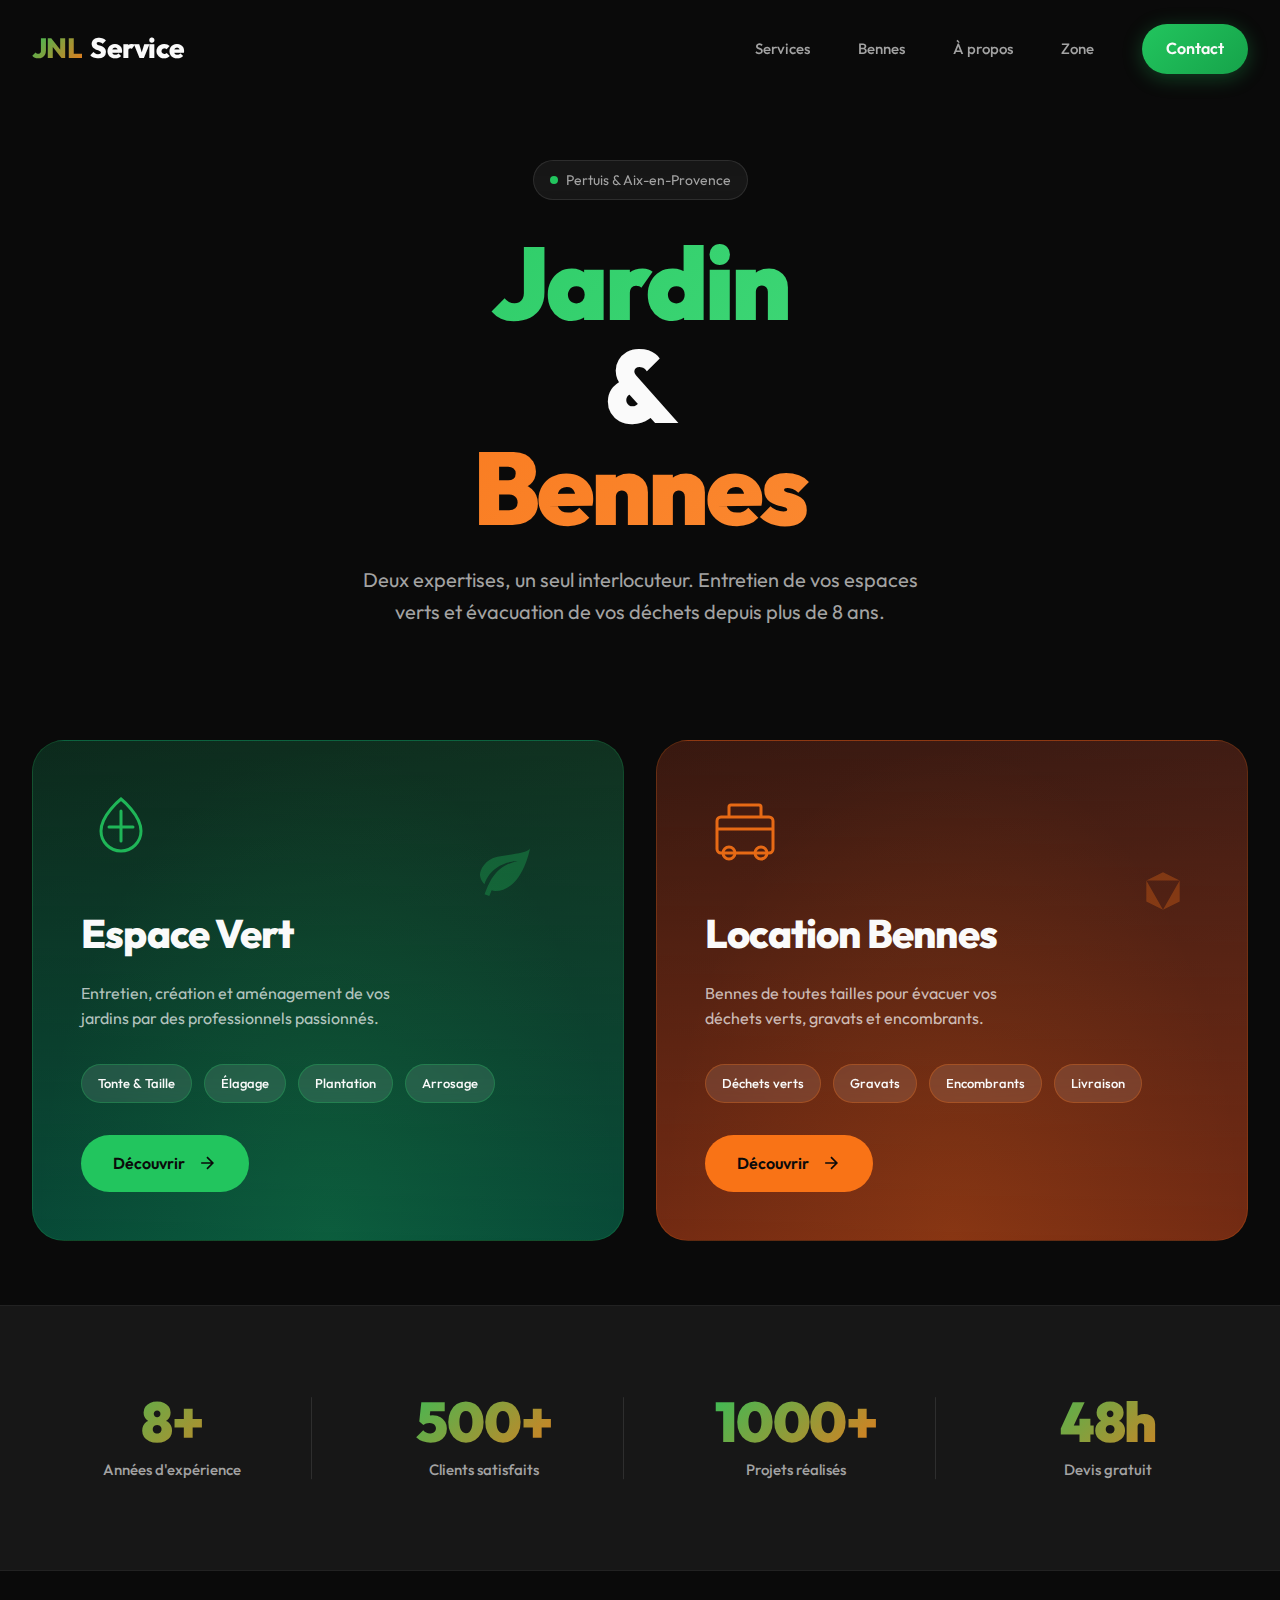
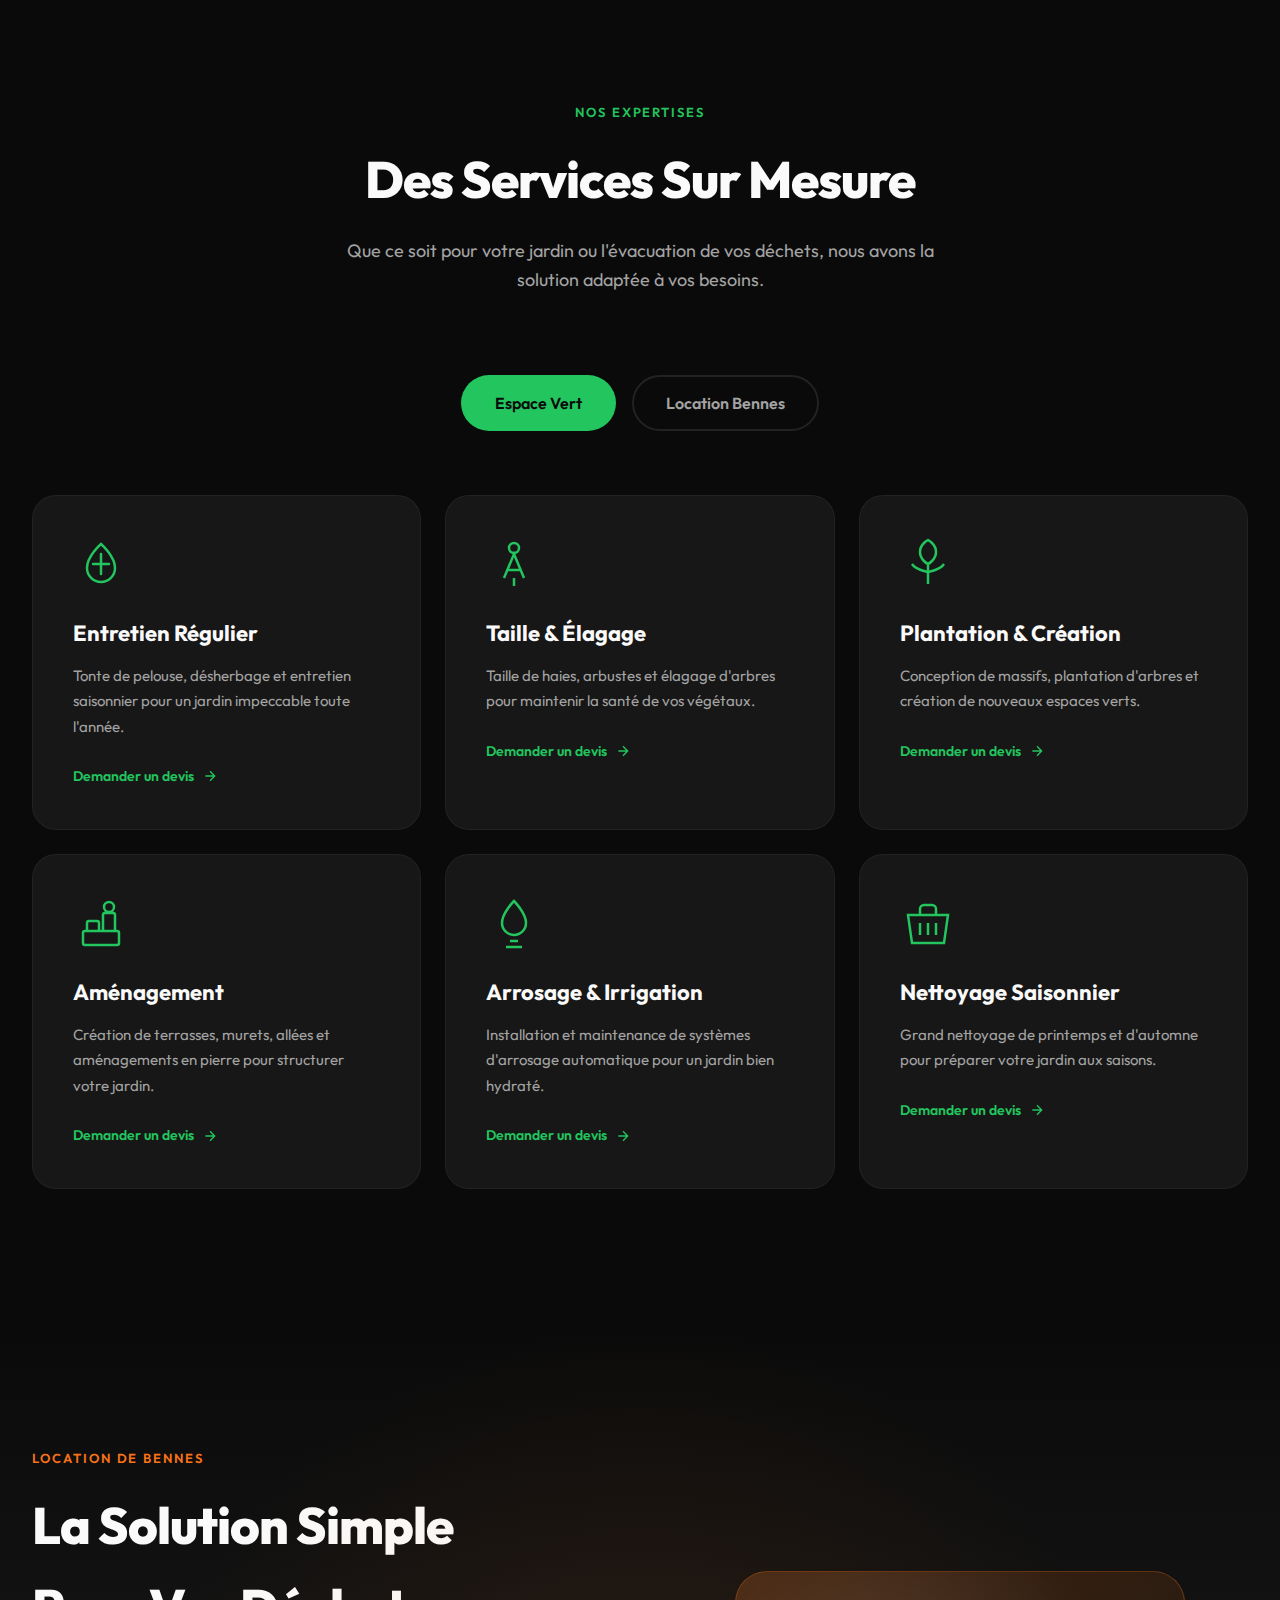
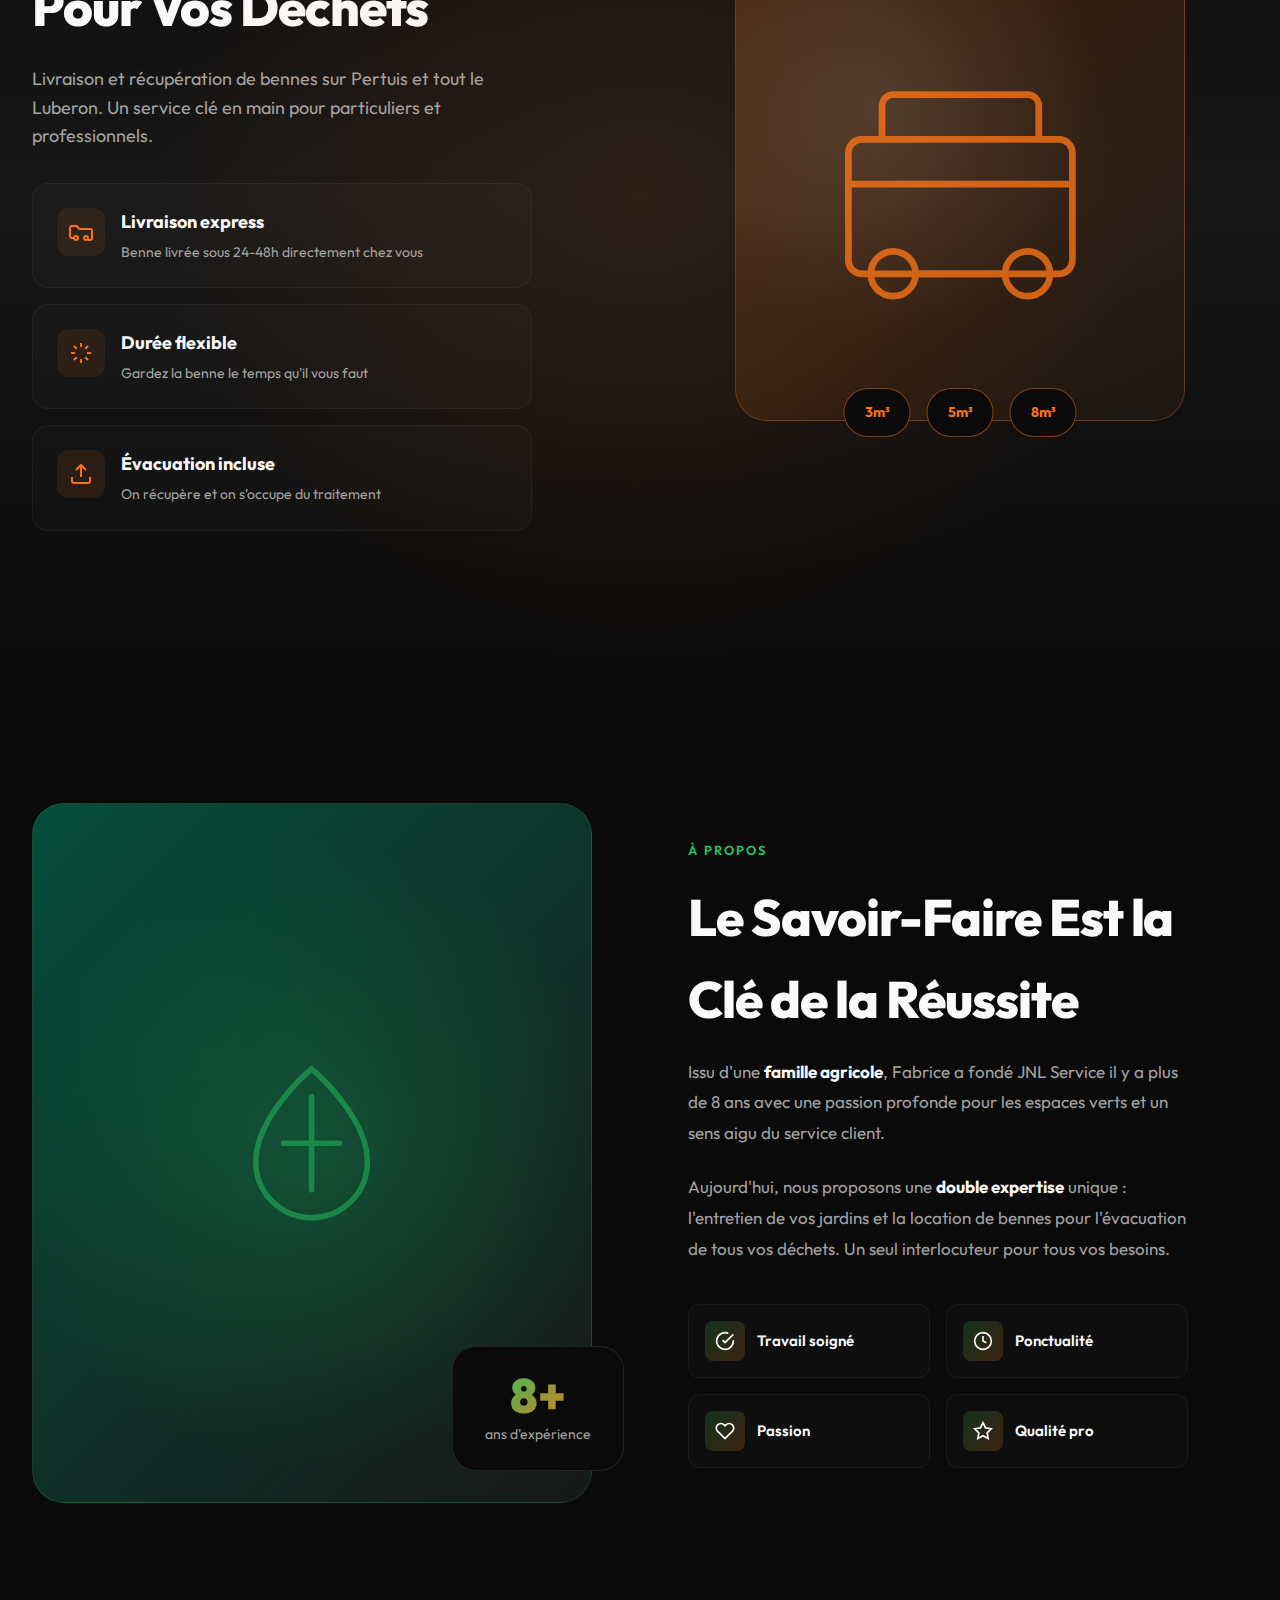
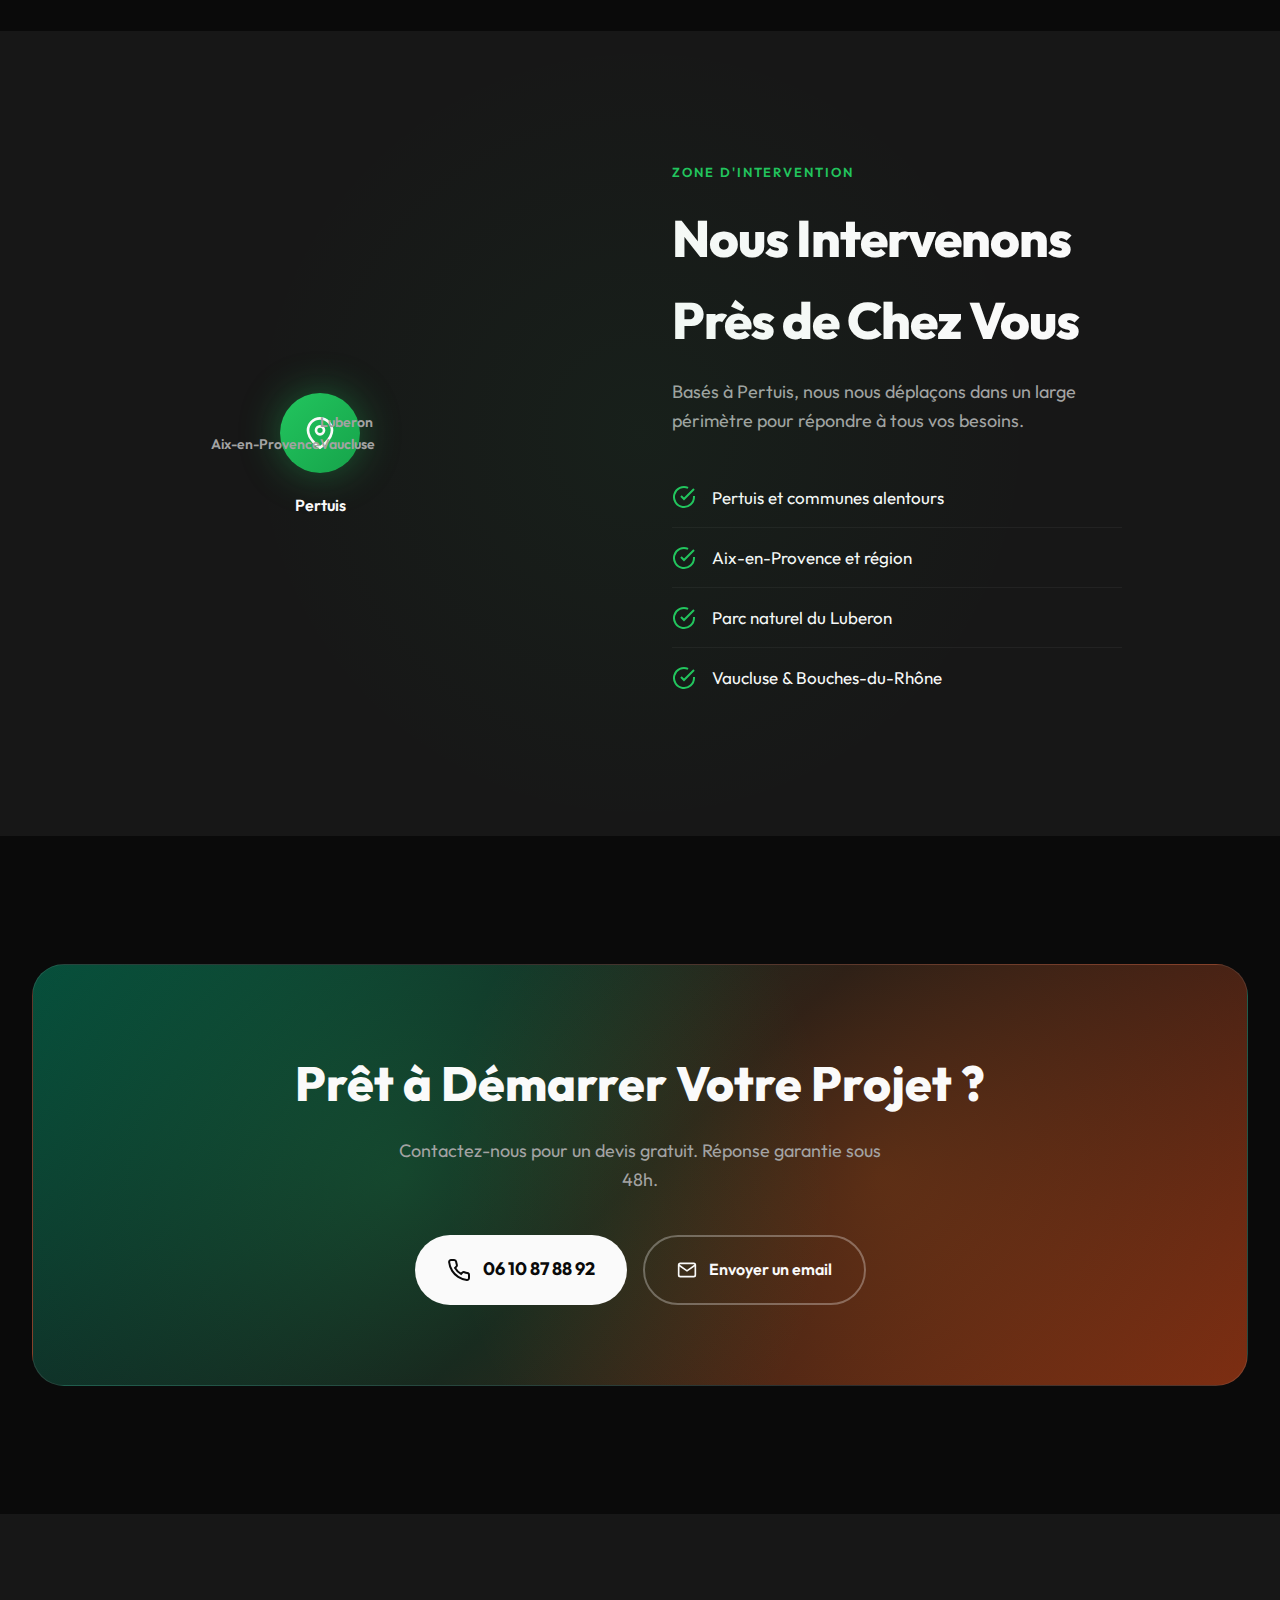
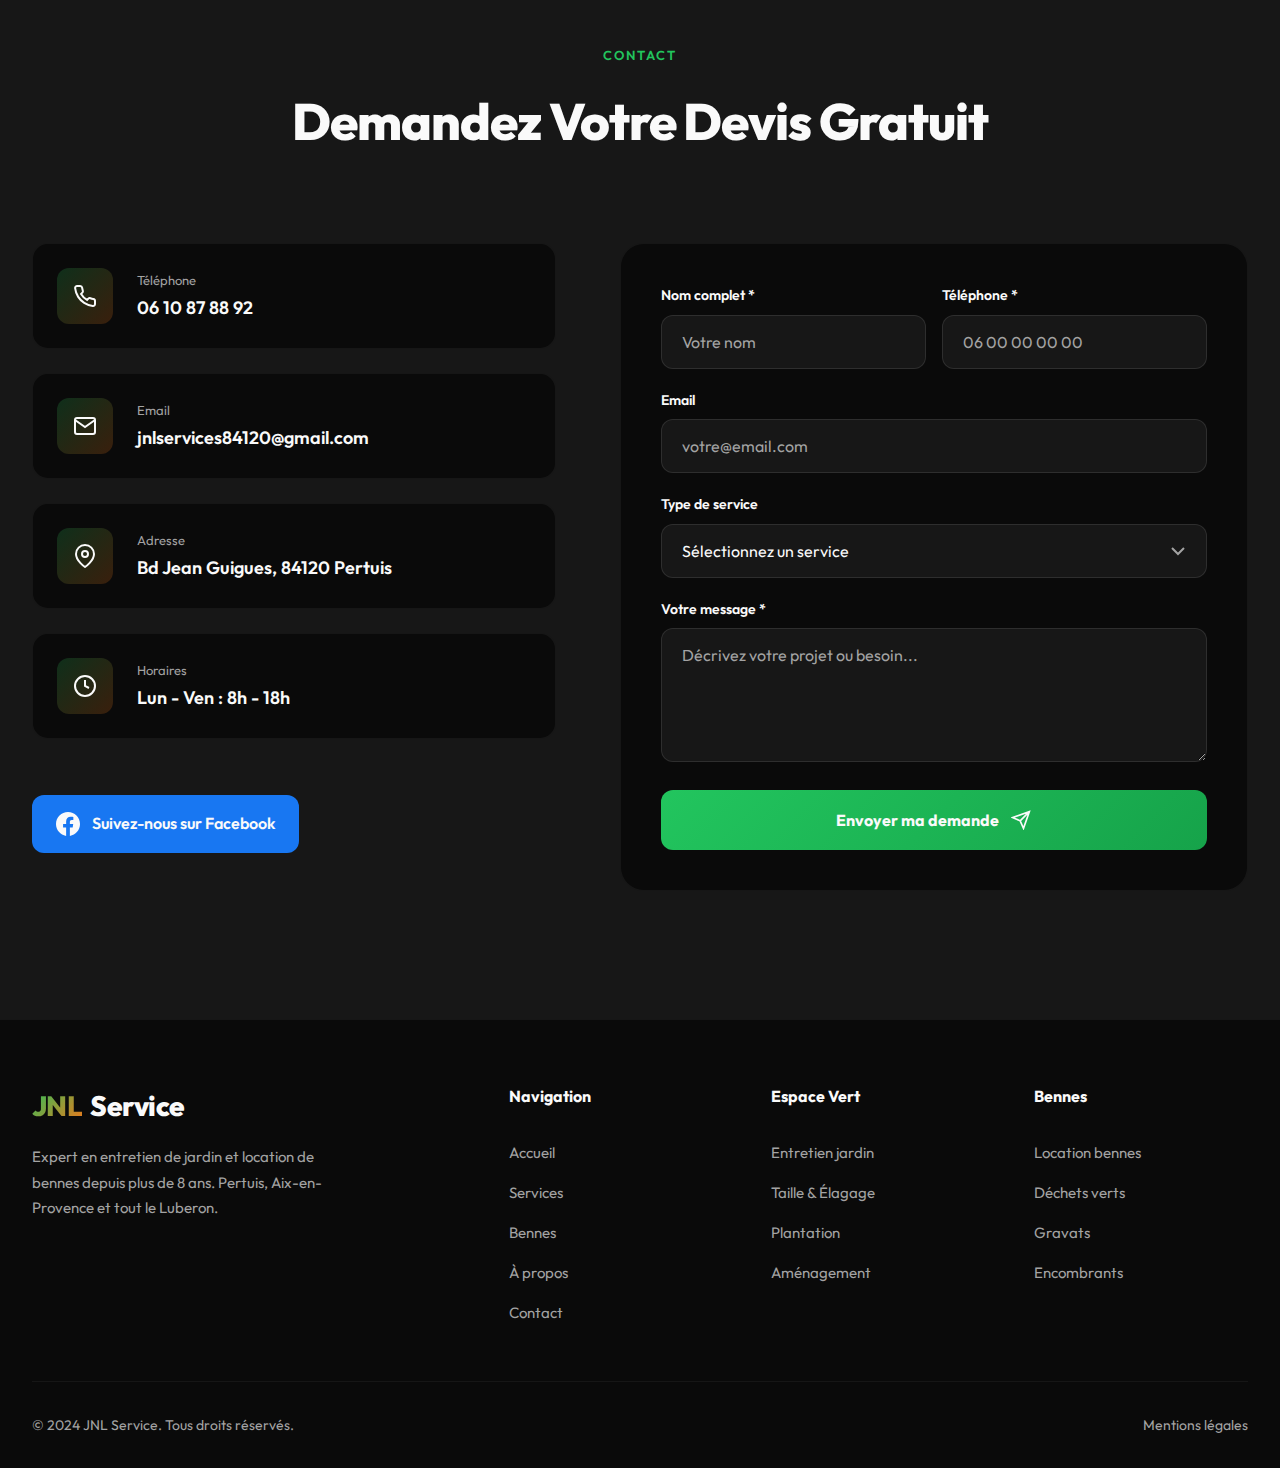
<file: index2.html>
<!DOCTYPE html>
<html lang="fr">
<head>
    <meta charset="UTF-8">
    <meta name="viewport" content="width=device-width, initial-scale=1.0">
    <meta name="description" content="JNL Service - Expert en entretien de jardin et location de bennes à Pertuis et Aix-en-Provence. Plus de 8 ans d'expérience. Devis gratuit au 06.10.87.88.92">
    <meta name="keywords" content="entretien jardin, location benne, Pertuis, Aix-en-Provence, évacuation déchets, paysagiste, tonte pelouse, élagage">

    <!-- Open Graph -->
    <meta property="og:type" content="website">
    <meta property="og:url" content="https://jnl-service.fr/">
    <meta property="og:title" content="JNL Service | Jardin & Bennes - Pertuis">
    <meta property="og:description" content="Deux expertises, un seul interlocuteur. Entretien de jardin et location de bennes.">

    <link rel="canonical" href="https://jnl-service.fr/">
    <link rel="icon" type="image/svg+xml" href="images/favicon.svg">

    <!-- Fonts -->
    <link rel="preconnect" href="https://fonts.googleapis.com">
    <link rel="preconnect" href="https://fonts.gstatic.com" crossorigin>
    <link href="https://fonts.googleapis.com/css2?family=Outfit:wght@300;400;500;600;700;800;900&display=swap" rel="stylesheet">

    <title>JNL Service | Jardin & Bennes - Pertuis, Aix-en-Provence</title>

    <!-- Schema.org -->
    <script type="application/ld+json">
    {
        "@context": "https://schema.org",
        "@type": "LocalBusiness",
        "name": "JNL Service",
        "description": "Expert en entretien de jardin et location de bennes",
        "url": "https://jnl-service.fr",
        "telephone": "+33610878892",
        "email": "jnlservices84120@gmail.com",
        "address": {
            "@type": "PostalAddress",
            "streetAddress": "Bd Jean Guigues",
            "addressLocality": "Pertuis",
            "postalCode": "84120",
            "addressCountry": "FR"
        },
        "areaServed": ["Pertuis", "Aix-en-Provence", "Luberon", "Vaucluse"]
    }
    </script>

    <style>
        /* ============================================
           CSS VARIABLES & RESET
           ============================================ */
        :root {
            --green: #22c55e;
            --green-dark: #16a34a;
            --green-darker: #064e3b;
            --orange: #f97316;
            --orange-dark: #ea580c;
            --orange-darker: #7c2d12;
            --dark: #0a0a0a;
            --dark-light: #171717;
            --gray: #a3a3a3;
            --white: #fafafa;
            --font: 'Outfit', -apple-system, sans-serif;
        }

        *, *::before, *::after {
            box-sizing: border-box;
            margin: 0;
            padding: 0;
        }

        html {
            scroll-behavior: smooth;
        }

        body {
            font-family: var(--font);
            background: var(--dark);
            color: var(--white);
            line-height: 1.6;
            overflow-x: hidden;
        }

        a {
            color: inherit;
            text-decoration: none;
        }

        ul { list-style: none; }

        img {
            max-width: 100%;
            display: block;
        }

        .container {
            width: 100%;
            max-width: 1400px;
            margin: 0 auto;
            padding: 0 2rem;
        }

        /* ============================================
           CURSOR GLOW EFFECT
           ============================================ */
        .cursor-glow {
            position: fixed;
            width: 400px;
            height: 400px;
            border-radius: 50%;
            pointer-events: none;
            z-index: 9999;
            opacity: 0.15;
            filter: blur(80px);
            transition: opacity 0.3s;
            mix-blend-mode: screen;
        }

        /* ============================================
           HEADER
           ============================================ */
        .header {
            position: fixed;
            top: 0;
            left: 0;
            right: 0;
            z-index: 1000;
            padding: 1.5rem 0;
            transition: all 0.4s cubic-bezier(0.16, 1, 0.3, 1);
        }

        .header.scrolled {
            padding: 1rem 0;
            background: rgba(10, 10, 10, 0.8);
            backdrop-filter: blur(20px);
            -webkit-backdrop-filter: blur(20px);
        }

        .header .container {
            display: flex;
            justify-content: space-between;
            align-items: center;
        }

        .logo {
            font-size: 1.75rem;
            font-weight: 800;
            letter-spacing: -0.02em;
            display: flex;
            align-items: center;
            gap: 0.5rem;
        }

        .logo-jnl {
            background: linear-gradient(135deg, var(--green), var(--orange));
            -webkit-background-clip: text;
            -webkit-text-fill-color: transparent;
            background-clip: text;
        }

        .nav-menu {
            display: flex;
            align-items: center;
            gap: 3rem;
        }

        .nav-link {
            font-size: 0.9375rem;
            font-weight: 500;
            color: var(--gray);
            transition: color 0.3s;
            position: relative;
        }

        .nav-link:hover {
            color: var(--white);
        }

        .nav-link::after {
            content: '';
            position: absolute;
            bottom: -4px;
            left: 0;
            width: 0;
            height: 2px;
            background: linear-gradient(90deg, var(--green), var(--orange));
            transition: width 0.3s;
        }

        .nav-link:hover::after {
            width: 100%;
        }

        .btn-cta {
            padding: 0.75rem 1.5rem;
            background: linear-gradient(135deg, var(--green), var(--green-dark));
            color: var(--white);
            font-weight: 600;
            border-radius: 100px;
            transition: all 0.3s;
            box-shadow: 0 4px 20px rgba(34, 197, 94, 0.3);
        }

        .btn-cta:hover {
            transform: translateY(-2px);
            box-shadow: 0 8px 30px rgba(34, 197, 94, 0.4);
        }

        .nav-toggle {
            display: none;
            flex-direction: column;
            gap: 6px;
            cursor: pointer;
            padding: 0.5rem;
        }

        .nav-toggle span {
            width: 28px;
            height: 2px;
            background: var(--white);
            transition: all 0.3s;
        }

        /* ============================================
           HERO - SPLIT SCREEN
           ============================================ */
        .hero {
            min-height: 100vh;
            display: flex;
            flex-direction: column;
            position: relative;
        }

        .hero-top {
            padding: 10rem 0 4rem;
            text-align: center;
            position: relative;
            z-index: 2;
        }

        .hero-badge {
            display: inline-flex;
            align-items: center;
            gap: 0.5rem;
            padding: 0.5rem 1rem;
            background: rgba(255, 255, 255, 0.05);
            border: 1px solid rgba(255, 255, 255, 0.1);
            border-radius: 100px;
            font-size: 0.875rem;
            color: var(--gray);
            margin-bottom: 2rem;
            backdrop-filter: blur(10px);
        }

        .hero-badge::before {
            content: '';
            width: 8px;
            height: 8px;
            background: var(--green);
            border-radius: 50%;
            animation: pulse 2s infinite;
        }

        @keyframes pulse {
            0%, 100% { opacity: 1; transform: scale(1); }
            50% { opacity: 0.5; transform: scale(1.2); }
        }

        .hero-title {
            font-size: clamp(3rem, 8vw, 7rem);
            font-weight: 900;
            line-height: 1;
            letter-spacing: -0.03em;
            margin-bottom: 1.5rem;
        }

        .hero-title span {
            display: block;
        }

        .text-gradient-green {
            background: linear-gradient(135deg, var(--green), #4ade80);
            -webkit-background-clip: text;
            -webkit-text-fill-color: transparent;
            background-clip: text;
        }

        .text-gradient-orange {
            background: linear-gradient(135deg, var(--orange), #fb923c);
            -webkit-background-clip: text;
            -webkit-text-fill-color: transparent;
            background-clip: text;
        }

        .hero-subtitle {
            font-size: 1.25rem;
            color: var(--gray);
            max-width: 600px;
            margin: 0 auto 3rem;
        }

        /* Split Cards */
        .hero-split {
            display: grid;
            grid-template-columns: 1fr 1fr;
            gap: 2rem;
            flex: 1;
            padding-bottom: 4rem;
        }

        .split-card {
            position: relative;
            border-radius: 2rem;
            overflow: hidden;
            min-height: 500px;
            display: flex;
            flex-direction: column;
            justify-content: flex-end;
            padding: 3rem;
            cursor: pointer;
            transition: all 0.5s cubic-bezier(0.16, 1, 0.3, 1);
        }

        .split-card::before {
            content: '';
            position: absolute;
            inset: 0;
            z-index: 1;
            transition: opacity 0.5s;
        }

        .split-card:hover {
            transform: scale(1.02);
        }

        .split-card:hover::before {
            opacity: 0.8;
        }

        /* Jardin Card */
        .card-jardin {
            background: linear-gradient(180deg, rgba(6, 78, 59, 0.3) 0%, rgba(6, 78, 59, 0.9) 100%),
                        linear-gradient(135deg, #0f1a0f 0%, #1a2f1a 100%);
            border: 1px solid rgba(34, 197, 94, 0.2);
        }

        .card-jardin::before {
            background: radial-gradient(ellipse at bottom, rgba(34, 197, 94, 0.3) 0%, transparent 70%);
            opacity: 0.5;
        }

        .card-jardin:hover {
            border-color: rgba(34, 197, 94, 0.5);
            box-shadow: 0 0 60px rgba(34, 197, 94, 0.2);
        }

        /* Bennes Card */
        .card-bennes {
            background: linear-gradient(180deg, rgba(124, 45, 18, 0.3) 0%, rgba(124, 45, 18, 0.9) 100%),
                        linear-gradient(135deg, #1a0f0f 0%, #2f1a1a 100%);
            border: 1px solid rgba(249, 115, 22, 0.2);
        }

        .card-bennes::before {
            background: radial-gradient(ellipse at bottom, rgba(249, 115, 22, 0.3) 0%, transparent 70%);
            opacity: 0.5;
        }

        .card-bennes:hover {
            border-color: rgba(249, 115, 22, 0.5);
            box-shadow: 0 0 60px rgba(249, 115, 22, 0.2);
        }

        .split-card-content {
            position: relative;
            z-index: 2;
        }

        .split-card-icon {
            width: 80px;
            height: 80px;
            margin-bottom: 2rem;
            opacity: 0.9;
        }

        .card-jardin .split-card-icon {
            color: var(--green);
        }

        .card-bennes .split-card-icon {
            color: var(--orange);
        }

        .split-card-title {
            font-size: 2.5rem;
            font-weight: 800;
            margin-bottom: 1rem;
            letter-spacing: -0.02em;
        }

        .split-card-desc {
            font-size: 1rem;
            color: rgba(255, 255, 255, 0.7);
            margin-bottom: 2rem;
            max-width: 320px;
        }

        .split-card-features {
            display: flex;
            flex-wrap: wrap;
            gap: 0.75rem;
            margin-bottom: 2rem;
        }

        .feature-tag {
            padding: 0.5rem 1rem;
            background: rgba(255, 255, 255, 0.1);
            border-radius: 100px;
            font-size: 0.8125rem;
            font-weight: 500;
            backdrop-filter: blur(10px);
        }

        .card-jardin .feature-tag {
            border: 1px solid rgba(34, 197, 94, 0.3);
        }

        .card-bennes .feature-tag {
            border: 1px solid rgba(249, 115, 22, 0.3);
        }

        .split-card-btn {
            display: inline-flex;
            align-items: center;
            gap: 0.75rem;
            padding: 1rem 2rem;
            font-weight: 600;
            border-radius: 100px;
            transition: all 0.3s;
        }

        .card-jardin .split-card-btn {
            background: var(--green);
            color: var(--dark);
        }

        .card-jardin .split-card-btn:hover {
            background: #4ade80;
            transform: translateX(8px);
        }

        .card-bennes .split-card-btn {
            background: var(--orange);
            color: var(--dark);
        }

        .card-bennes .split-card-btn:hover {
            background: #fb923c;
            transform: translateX(8px);
        }

        .split-card-btn svg {
            width: 20px;
            height: 20px;
            transition: transform 0.3s;
        }

        .split-card-btn:hover svg {
            transform: translateX(4px);
        }

        /* Floating elements */
        .floating-leaf {
            position: absolute;
            top: 20%;
            right: 15%;
            width: 60px;
            height: 60px;
            color: var(--green);
            opacity: 0.3;
            animation: float 6s ease-in-out infinite;
        }

        .floating-box {
            position: absolute;
            top: 25%;
            right: 10%;
            width: 50px;
            height: 50px;
            color: var(--orange);
            opacity: 0.3;
            animation: float 5s ease-in-out infinite reverse;
        }

        @keyframes float {
            0%, 100% { transform: translateY(0) rotate(0deg); }
            50% { transform: translateY(-20px) rotate(10deg); }
        }

        /* ============================================
           STATS BANNER
           ============================================ */
        .stats-banner {
            padding: 4rem 0;
            background: var(--dark-light);
            border-top: 1px solid rgba(255, 255, 255, 0.05);
            border-bottom: 1px solid rgba(255, 255, 255, 0.05);
        }

        .stats-grid {
            display: grid;
            grid-template-columns: repeat(4, 1fr);
            gap: 2rem;
        }

        .stat-item {
            text-align: center;
            padding: 1.5rem;
            position: relative;
        }

        .stat-item::after {
            content: '';
            position: absolute;
            right: 0;
            top: 50%;
            transform: translateY(-50%);
            width: 1px;
            height: 60%;
            background: rgba(255, 255, 255, 0.1);
        }

        .stat-item:last-child::after {
            display: none;
        }

        .stat-number {
            font-size: 3.5rem;
            font-weight: 900;
            letter-spacing: -0.02em;
            line-height: 1;
            margin-bottom: 0.5rem;
            background: linear-gradient(135deg, var(--green), var(--orange));
            -webkit-background-clip: text;
            -webkit-text-fill-color: transparent;
            background-clip: text;
        }

        .stat-label {
            font-size: 0.9375rem;
            color: var(--gray);
            font-weight: 500;
        }

        /* ============================================
           SERVICES SECTION
           ============================================ */
        .services {
            padding: 8rem 0;
            position: relative;
        }

        .section-header {
            text-align: center;
            margin-bottom: 5rem;
        }

        .section-label {
            display: inline-block;
            font-size: 0.8125rem;
            font-weight: 600;
            text-transform: uppercase;
            letter-spacing: 0.15em;
            color: var(--green);
            margin-bottom: 1rem;
        }

        .section-title {
            font-size: clamp(2rem, 4vw, 3.5rem);
            font-weight: 800;
            letter-spacing: -0.02em;
            margin-bottom: 1rem;
        }

        .section-subtitle {
            font-size: 1.125rem;
            color: var(--gray);
            max-width: 600px;
            margin: 0 auto;
        }

        /* Services Tabs */
        .services-tabs {
            display: flex;
            justify-content: center;
            gap: 1rem;
            margin-bottom: 4rem;
        }

        .tab-btn {
            padding: 1rem 2rem;
            font-family: var(--font);
            font-size: 1rem;
            font-weight: 600;
            background: transparent;
            border: 2px solid rgba(255, 255, 255, 0.1);
            color: var(--gray);
            border-radius: 100px;
            cursor: pointer;
            transition: all 0.3s;
        }

        .tab-btn:hover {
            border-color: rgba(255, 255, 255, 0.3);
            color: var(--white);
        }

        .tab-btn.active {
            border-color: transparent;
            color: var(--dark);
        }

        .tab-btn.active.tab-jardin {
            background: var(--green);
        }

        .tab-btn.active.tab-bennes {
            background: var(--orange);
        }

        /* Services Grid */
        .services-content {
            display: none;
        }

        .services-content.active {
            display: block;
            animation: fadeIn 0.5s ease;
        }

        @keyframes fadeIn {
            from { opacity: 0; transform: translateY(20px); }
            to { opacity: 1; transform: translateY(0); }
        }

        .services-grid {
            display: grid;
            grid-template-columns: repeat(3, 1fr);
            gap: 1.5rem;
        }

        .service-card {
            background: var(--dark-light);
            border: 1px solid rgba(255, 255, 255, 0.05);
            border-radius: 1.5rem;
            padding: 2.5rem;
            transition: all 0.4s cubic-bezier(0.16, 1, 0.3, 1);
            position: relative;
            overflow: hidden;
        }

        .service-card::before {
            content: '';
            position: absolute;
            top: 0;
            left: 0;
            right: 0;
            height: 3px;
            opacity: 0;
            transition: opacity 0.3s;
        }

        .services-jardin .service-card::before {
            background: linear-gradient(90deg, var(--green), #4ade80);
        }

        .services-bennes .service-card::before {
            background: linear-gradient(90deg, var(--orange), #fb923c);
        }

        .service-card:hover {
            transform: translateY(-8px);
            border-color: rgba(255, 255, 255, 0.1);
        }

        .service-card:hover::before {
            opacity: 1;
        }

        .service-icon {
            width: 56px;
            height: 56px;
            margin-bottom: 1.5rem;
        }

        .services-jardin .service-icon {
            color: var(--green);
        }

        .services-bennes .service-icon {
            color: var(--orange);
        }

        .service-title {
            font-size: 1.375rem;
            font-weight: 700;
            margin-bottom: 0.75rem;
        }

        .service-desc {
            font-size: 0.9375rem;
            color: var(--gray);
            margin-bottom: 1.5rem;
            line-height: 1.7;
        }

        .service-link {
            display: inline-flex;
            align-items: center;
            gap: 0.5rem;
            font-size: 0.875rem;
            font-weight: 600;
            transition: gap 0.3s;
        }

        .services-jardin .service-link {
            color: var(--green);
        }

        .services-bennes .service-link {
            color: var(--orange);
        }

        .service-link:hover {
            gap: 0.75rem;
        }

        .service-link svg {
            width: 16px;
            height: 16px;
        }

        /* ============================================
           BENNES SHOWCASE
           ============================================ */
        .bennes-showcase {
            padding: 8rem 0;
            background: linear-gradient(180deg, var(--dark) 0%, var(--dark-light) 50%, var(--dark) 100%);
            position: relative;
            overflow: hidden;
        }

        .bennes-showcase::before {
            content: '';
            position: absolute;
            top: 0;
            left: 50%;
            transform: translateX(-50%);
            width: 100%;
            max-width: 1000px;
            height: 100%;
            background: radial-gradient(ellipse at center, rgba(249, 115, 22, 0.1) 0%, transparent 70%);
            pointer-events: none;
        }

        .bennes-grid {
            display: grid;
            grid-template-columns: 1fr 1fr;
            gap: 4rem;
            align-items: center;
        }

        .bennes-content {
            max-width: 500px;
        }

        .bennes-content .section-label {
            color: var(--orange);
        }

        .bennes-list {
            margin-top: 2rem;
        }

        .benne-item {
            display: flex;
            align-items: flex-start;
            gap: 1rem;
            padding: 1.5rem;
            background: rgba(255, 255, 255, 0.02);
            border: 1px solid rgba(255, 255, 255, 0.05);
            border-radius: 1rem;
            margin-bottom: 1rem;
            transition: all 0.3s;
        }

        .benne-item:hover {
            background: rgba(249, 115, 22, 0.05);
            border-color: rgba(249, 115, 22, 0.2);
        }

        .benne-icon {
            width: 48px;
            height: 48px;
            background: rgba(249, 115, 22, 0.1);
            color: var(--orange);
            border-radius: 0.75rem;
            display: flex;
            align-items: center;
            justify-content: center;
            flex-shrink: 0;
        }

        .benne-icon svg {
            width: 24px;
            height: 24px;
        }

        .benne-info h4 {
            font-size: 1.125rem;
            font-weight: 700;
            margin-bottom: 0.25rem;
        }

        .benne-info p {
            font-size: 0.875rem;
            color: var(--gray);
        }

        .bennes-visual {
            position: relative;
            display: flex;
            justify-content: center;
            align-items: center;
        }

        .benne-3d {
            width: 100%;
            max-width: 450px;
            aspect-ratio: 1;
            position: relative;
        }

        .benne-illustration {
            width: 100%;
            height: 100%;
            background: linear-gradient(135deg, rgba(249, 115, 22, 0.2) 0%, rgba(249, 115, 22, 0.05) 100%);
            border-radius: 2rem;
            border: 1px solid rgba(249, 115, 22, 0.3);
            display: flex;
            align-items: center;
            justify-content: center;
            position: relative;
            overflow: hidden;
        }

        .benne-illustration::before {
            content: '';
            position: absolute;
            inset: 0;
            background: radial-gradient(circle at 30% 30%, rgba(255, 255, 255, 0.1) 0%, transparent 50%);
        }

        .benne-illustration svg {
            width: 60%;
            height: 60%;
            color: var(--orange);
            opacity: 0.8;
        }

        .benne-sizes {
            position: absolute;
            bottom: -1rem;
            left: 50%;
            transform: translateX(-50%);
            display: flex;
            gap: 1rem;
        }

        .size-badge {
            padding: 0.75rem 1.25rem;
            background: var(--dark);
            border: 1px solid rgba(249, 115, 22, 0.5);
            border-radius: 100px;
            font-size: 0.875rem;
            font-weight: 700;
            color: var(--orange);
            white-space: nowrap;
        }

        /* ============================================
           ABOUT SECTION
           ============================================ */
        .about {
            padding: 8rem 0;
            position: relative;
        }

        .about-grid {
            display: grid;
            grid-template-columns: 1fr 1fr;
            gap: 6rem;
            align-items: center;
        }

        .about-visual {
            position: relative;
        }

        .about-image {
            aspect-ratio: 4/5;
            background: linear-gradient(135deg, var(--green-darker) 0%, var(--dark-light) 100%);
            border-radius: 2rem;
            position: relative;
            overflow: hidden;
            border: 1px solid rgba(34, 197, 94, 0.2);
        }

        .about-image::before {
            content: '';
            position: absolute;
            inset: 0;
            background: radial-gradient(circle at 50% 50%, rgba(34, 197, 94, 0.2) 0%, transparent 70%);
        }

        .about-image-content {
            position: absolute;
            inset: 0;
            display: flex;
            align-items: center;
            justify-content: center;
        }

        .about-image-content svg {
            width: 40%;
            color: var(--green);
            opacity: 0.5;
        }

        .about-badge {
            position: absolute;
            bottom: 2rem;
            right: -2rem;
            background: var(--dark);
            border: 1px solid rgba(255, 255, 255, 0.1);
            border-radius: 1.5rem;
            padding: 1.5rem 2rem;
            text-align: center;
        }

        .about-badge-number {
            font-size: 3rem;
            font-weight: 900;
            background: linear-gradient(135deg, var(--green), var(--orange));
            -webkit-background-clip: text;
            -webkit-text-fill-color: transparent;
            background-clip: text;
            line-height: 1;
        }

        .about-badge-text {
            font-size: 0.875rem;
            color: var(--gray);
            margin-top: 0.25rem;
        }

        .about-content {
            max-width: 500px;
        }

        .about-text {
            font-size: 1.0625rem;
            color: var(--gray);
            margin-bottom: 1.5rem;
            line-height: 1.8;
        }

        .about-text strong {
            color: var(--white);
        }

        .about-values {
            display: grid;
            grid-template-columns: repeat(2, 1fr);
            gap: 1rem;
            margin-top: 2.5rem;
        }

        .value-item {
            display: flex;
            align-items: center;
            gap: 0.75rem;
            padding: 1rem;
            background: rgba(255, 255, 255, 0.02);
            border: 1px solid rgba(255, 255, 255, 0.05);
            border-radius: 0.75rem;
        }

        .value-icon {
            width: 40px;
            height: 40px;
            background: linear-gradient(135deg, rgba(34, 197, 94, 0.2), rgba(249, 115, 22, 0.2));
            border-radius: 0.5rem;
            display: flex;
            align-items: center;
            justify-content: center;
            color: var(--white);
        }

        .value-icon svg {
            width: 20px;
            height: 20px;
        }

        .value-text {
            font-size: 0.9375rem;
            font-weight: 600;
        }

        /* ============================================
           ZONE D'INTERVENTION
           ============================================ */
        .zone {
            padding: 8rem 0;
            background: var(--dark-light);
            position: relative;
            overflow: hidden;
        }

        .zone::before {
            content: '';
            position: absolute;
            top: 50%;
            left: 50%;
            transform: translate(-50%, -50%);
            width: 800px;
            height: 800px;
            background: radial-gradient(circle, rgba(34, 197, 94, 0.05) 0%, transparent 70%);
            pointer-events: none;
        }

        .zone-grid {
            display: grid;
            grid-template-columns: 1fr 1fr;
            gap: 4rem;
            align-items: center;
        }

        .zone-map {
            position: relative;
            aspect-ratio: 1;
            max-width: 500px;
            margin: 0 auto;
        }

        .map-circles {
            position: absolute;
            inset: 0;
            display: flex;
            align-items: center;
            justify-content: center;
        }

        .map-circle {
            position: absolute;
            border-radius: 50%;
            border: 1px solid rgba(34, 197, 94, 0.2);
            animation: radar 3s ease-out infinite;
        }

        .map-circle:nth-child(1) {
            width: 100%;
            height: 100%;
            animation-delay: 0s;
        }

        .map-circle:nth-child(2) {
            width: 70%;
            height: 70%;
            animation-delay: 0.5s;
        }

        .map-circle:nth-child(3) {
            width: 40%;
            height: 40%;
            animation-delay: 1s;
        }

        @keyframes radar {
            0% { opacity: 0.5; transform: scale(1); }
            100% { opacity: 0; transform: scale(1.2); }
        }

        .map-center {
            position: absolute;
            top: 50%;
            left: 50%;
            transform: translate(-50%, -50%);
            width: 80px;
            height: 80px;
            background: linear-gradient(135deg, var(--green), var(--green-dark));
            border-radius: 50%;
            display: flex;
            align-items: center;
            justify-content: center;
            box-shadow: 0 0 40px rgba(34, 197, 94, 0.4);
        }

        .map-center svg {
            width: 32px;
            height: 32px;
            color: var(--white);
        }

        .map-labels {
            position: absolute;
            inset: 0;
        }

        .map-label {
            position: absolute;
            font-size: 0.875rem;
            font-weight: 600;
            color: var(--gray);
            white-space: nowrap;
        }

        .map-label.label-pertuis {
            top: 50%;
            left: 50%;
            transform: translate(-50%, 60px);
            color: var(--white);
            font-size: 1rem;
        }

        .map-label.label-aix {
            top: 25%;
            right: 10%;
        }

        .map-label.label-luberon {
            bottom: 25%;
            left: 10%;
        }

        .map-label.label-vaucluse {
            top: 15%;
            left: 20%;
        }

        .zone-content {
            max-width: 450px;
        }

        .zone-list {
            margin-top: 2rem;
        }

        .zone-item {
            display: flex;
            align-items: center;
            gap: 1rem;
            padding: 1rem 0;
            border-bottom: 1px solid rgba(255, 255, 255, 0.05);
        }

        .zone-item:last-child {
            border-bottom: none;
        }

        .zone-item svg {
            width: 24px;
            height: 24px;
            color: var(--green);
        }

        .zone-item span {
            font-size: 1.0625rem;
        }

        /* ============================================
           CTA SECTION
           ============================================ */
        .cta-section {
            padding: 8rem 0;
            position: relative;
        }

        .cta-box {
            background: linear-gradient(135deg, var(--green-darker) 0%, var(--dark-light) 50%, var(--orange-darker) 100%);
            border-radius: 2rem;
            padding: 5rem;
            text-align: center;
            position: relative;
            overflow: hidden;
            border: 1px solid rgba(255, 255, 255, 0.1);
        }

        .cta-box::before {
            content: '';
            position: absolute;
            top: 0;
            left: 0;
            right: 0;
            bottom: 0;
            background: radial-gradient(circle at 30% 50%, rgba(34, 197, 94, 0.2) 0%, transparent 50%),
                        radial-gradient(circle at 70% 50%, rgba(249, 115, 22, 0.2) 0%, transparent 50%);
            pointer-events: none;
        }

        .cta-content {
            position: relative;
            z-index: 2;
        }

        .cta-title {
            font-size: clamp(2rem, 4vw, 3rem);
            font-weight: 800;
            margin-bottom: 1rem;
        }

        .cta-subtitle {
            font-size: 1.125rem;
            color: var(--gray);
            margin-bottom: 2.5rem;
            max-width: 500px;
            margin-left: auto;
            margin-right: auto;
        }

        .cta-buttons {
            display: flex;
            justify-content: center;
            gap: 1rem;
            flex-wrap: wrap;
        }

        .btn-phone {
            display: inline-flex;
            align-items: center;
            gap: 0.75rem;
            padding: 1.25rem 2rem;
            background: var(--white);
            color: var(--dark);
            font-size: 1.125rem;
            font-weight: 700;
            border-radius: 100px;
            transition: all 0.3s;
        }

        .btn-phone:hover {
            transform: scale(1.05);
            box-shadow: 0 10px 40px rgba(255, 255, 255, 0.2);
        }

        .btn-phone svg {
            width: 24px;
            height: 24px;
        }

        .btn-email {
            display: inline-flex;
            align-items: center;
            gap: 0.75rem;
            padding: 1.25rem 2rem;
            background: transparent;
            color: var(--white);
            font-size: 1rem;
            font-weight: 600;
            border: 2px solid rgba(255, 255, 255, 0.3);
            border-radius: 100px;
            transition: all 0.3s;
        }

        .btn-email:hover {
            border-color: var(--white);
            background: rgba(255, 255, 255, 0.1);
        }

        .btn-email svg {
            width: 20px;
            height: 20px;
        }

        /* ============================================
           CONTACT SECTION
           ============================================ */
        .contact {
            padding: 8rem 0;
            background: var(--dark-light);
        }

        .contact-grid {
            display: grid;
            grid-template-columns: 1fr 1.2fr;
            gap: 4rem;
        }

        .contact-info {
            display: flex;
            flex-direction: column;
            gap: 1.5rem;
        }

        .contact-card {
            display: flex;
            align-items: center;
            gap: 1.5rem;
            padding: 1.5rem;
            background: var(--dark);
            border: 1px solid rgba(255, 255, 255, 0.05);
            border-radius: 1rem;
            transition: all 0.3s;
        }

        .contact-card:hover {
            border-color: rgba(255, 255, 255, 0.1);
            transform: translateX(8px);
        }

        .contact-icon {
            width: 56px;
            height: 56px;
            background: linear-gradient(135deg, rgba(34, 197, 94, 0.2), rgba(249, 115, 22, 0.2));
            border-radius: 0.75rem;
            display: flex;
            align-items: center;
            justify-content: center;
            flex-shrink: 0;
        }

        .contact-icon svg {
            width: 24px;
            height: 24px;
            color: var(--white);
        }

        .contact-label {
            font-size: 0.8125rem;
            color: var(--gray);
            margin-bottom: 0.25rem;
        }

        .contact-value {
            font-size: 1.125rem;
            font-weight: 600;
        }

        .contact-value a:hover {
            color: var(--green);
        }

        .contact-social {
            margin-top: 2rem;
        }

        .social-link {
            display: inline-flex;
            align-items: center;
            gap: 0.75rem;
            padding: 1rem 1.5rem;
            background: #1877f2;
            color: var(--white);
            font-weight: 600;
            border-radius: 0.75rem;
            transition: all 0.3s;
        }

        .social-link:hover {
            background: #0d65d9;
            transform: translateY(-2px);
        }

        .social-link svg {
            width: 24px;
            height: 24px;
        }

        /* Contact Form */
        .contact-form {
            background: var(--dark);
            border: 1px solid rgba(255, 255, 255, 0.05);
            border-radius: 1.5rem;
            padding: 2.5rem;
        }

        .form-row {
            display: grid;
            grid-template-columns: 1fr 1fr;
            gap: 1rem;
        }

        .form-group {
            margin-bottom: 1.25rem;
        }

        .form-group label {
            display: block;
            font-size: 0.875rem;
            font-weight: 600;
            margin-bottom: 0.5rem;
        }

        .form-group input,
        .form-group select,
        .form-group textarea {
            width: 100%;
            padding: 1rem 1.25rem;
            background: var(--dark-light);
            border: 1px solid rgba(255, 255, 255, 0.1);
            border-radius: 0.75rem;
            color: var(--white);
            font-family: var(--font);
            font-size: 1rem;
            transition: all 0.3s;
        }

        .form-group input:focus,
        .form-group select:focus,
        .form-group textarea:focus {
            outline: none;
            border-color: var(--green);
            box-shadow: 0 0 0 3px rgba(34, 197, 94, 0.1);
        }

        .form-group input::placeholder,
        .form-group textarea::placeholder {
            color: var(--gray);
        }

        .form-group select {
            cursor: pointer;
            appearance: none;
            background-image: url("data:image/svg+xml,%3Csvg xmlns='http://www.w3.org/2000/svg' width='24' height='24' viewBox='0 0 24 24' fill='none' stroke='%23a3a3a3' stroke-width='2'%3E%3Cpath d='M6 9l6 6 6-6'/%3E%3C/svg%3E");
            background-repeat: no-repeat;
            background-position: right 1rem center;
            padding-right: 3rem;
        }

        .form-group select option {
            background: var(--dark);
            color: var(--white);
        }

        .form-group textarea {
            resize: vertical;
            min-height: 120px;
        }

        .btn-submit {
            width: 100%;
            padding: 1.25rem;
            background: linear-gradient(135deg, var(--green), var(--green-dark));
            color: var(--white);
            font-family: var(--font);
            font-size: 1rem;
            font-weight: 700;
            border: none;
            border-radius: 0.75rem;
            cursor: pointer;
            display: flex;
            align-items: center;
            justify-content: center;
            gap: 0.75rem;
            transition: all 0.3s;
        }

        .btn-submit:hover {
            transform: translateY(-2px);
            box-shadow: 0 10px 30px rgba(34, 197, 94, 0.3);
        }

        .btn-submit svg {
            width: 20px;
            height: 20px;
        }

        /* ============================================
           FOOTER
           ============================================ */
        .footer {
            padding: 4rem 0 2rem;
            border-top: 1px solid rgba(255, 255, 255, 0.05);
        }

        .footer-grid {
            display: grid;
            grid-template-columns: 2fr 1fr 1fr 1fr;
            gap: 3rem;
            padding-bottom: 3rem;
            border-bottom: 1px solid rgba(255, 255, 255, 0.05);
        }

        .footer-brand .logo {
            margin-bottom: 1rem;
        }

        .footer-desc {
            font-size: 0.9375rem;
            color: var(--gray);
            line-height: 1.7;
            max-width: 300px;
        }

        .footer-title {
            font-size: 1rem;
            font-weight: 700;
            margin-bottom: 1.5rem;
        }

        .footer-links a {
            display: block;
            font-size: 0.9375rem;
            color: var(--gray);
            padding: 0.5rem 0;
            transition: color 0.3s;
        }

        .footer-links a:hover {
            color: var(--white);
        }

        .footer-bottom {
            padding-top: 2rem;
            display: flex;
            justify-content: space-between;
            align-items: center;
            font-size: 0.875rem;
            color: var(--gray);
        }

        .footer-legal {
            display: flex;
            gap: 2rem;
        }

        .footer-legal a:hover {
            color: var(--white);
        }

        /* ============================================
           RESPONSIVE
           ============================================ */
        @media (max-width: 1024px) {
            .hero-split {
                grid-template-columns: 1fr;
            }

            .split-card {
                min-height: 400px;
            }

            .services-grid {
                grid-template-columns: repeat(2, 1fr);
            }

            .bennes-grid,
            .about-grid,
            .zone-grid,
            .contact-grid {
                grid-template-columns: 1fr;
                gap: 3rem;
            }

            .bennes-content,
            .about-content,
            .zone-content {
                max-width: 100%;
            }

            .footer-grid {
                grid-template-columns: repeat(2, 1fr);
            }
        }

        @media (max-width: 768px) {
            .nav-menu {
                position: fixed;
                top: 0;
                right: -100%;
                width: 80%;
                max-width: 320px;
                height: 100vh;
                background: var(--dark);
                flex-direction: column;
                justify-content: center;
                gap: 2rem;
                padding: 2rem;
                transition: right 0.4s cubic-bezier(0.16, 1, 0.3, 1);
                border-left: 1px solid rgba(255, 255, 255, 0.1);
            }

            .nav-menu.active {
                right: 0;
            }

            .nav-toggle {
                display: flex;
            }

            .nav-toggle.active span:nth-child(1) {
                transform: rotate(45deg) translate(6px, 6px);
            }

            .nav-toggle.active span:nth-child(2) {
                opacity: 0;
            }

            .nav-toggle.active span:nth-child(3) {
                transform: rotate(-45deg) translate(6px, -6px);
            }

            .stats-grid {
                grid-template-columns: repeat(2, 1fr);
            }

            .stat-item:nth-child(2)::after {
                display: none;
            }

            .services-grid {
                grid-template-columns: 1fr;
            }

            .services-tabs {
                flex-direction: column;
                align-items: stretch;
            }

            .about-badge {
                right: 1rem;
                bottom: 1rem;
            }

            .cta-box {
                padding: 3rem 2rem;
            }

            .form-row {
                grid-template-columns: 1fr;
            }

            .footer-grid {
                grid-template-columns: 1fr;
                text-align: center;
            }

            .footer-desc {
                max-width: 100%;
            }

            .footer-bottom {
                flex-direction: column;
                gap: 1rem;
            }
        }

        @media (max-width: 480px) {
            .container {
                padding: 0 1rem;
            }

            .hero-title {
                font-size: 2.5rem;
            }

            .split-card {
                padding: 2rem;
            }

            .stat-number {
                font-size: 2.5rem;
            }
        }
    </style>
</head>
<body>
    <!-- Cursor Glow -->
    <div class="cursor-glow" id="cursorGlow"></div>

    <!-- Header -->
    <header class="header" id="header">
        <div class="container">
            <a href="#" class="logo">
                <span class="logo-jnl">JNL</span>Service
            </a>

            <nav class="nav-menu" id="navMenu">
                <a href="#services" class="nav-link">Services</a>
                <a href="#bennes" class="nav-link">Bennes</a>
                <a href="#about" class="nav-link">À propos</a>
                <a href="#zone" class="nav-link">Zone</a>
                <a href="#contact" class="btn-cta">Contact</a>
            </nav>

            <div class="nav-toggle" id="navToggle">
                <span></span>
                <span></span>
                <span></span>
            </div>
        </div>
    </header>

    <!-- Hero Section -->
    <section class="hero" id="accueil">
        <div class="container">
            <div class="hero-top">
                <span class="hero-badge">Pertuis & Aix-en-Provence</span>
                <h1 class="hero-title">
                    <span class="text-gradient-green">Jardin</span>
                    <span>&</span>
                    <span class="text-gradient-orange">Bennes</span>
                </h1>
                <p class="hero-subtitle">
                    Deux expertises, un seul interlocuteur. Entretien de vos espaces verts
                    et évacuation de vos déchets depuis plus de 8 ans.
                </p>
            </div>

            <div class="hero-split">
                <!-- Jardin Card -->
                <a href="#services" class="split-card card-jardin">
                    <svg class="floating-leaf" viewBox="0 0 24 24" fill="currentColor">
                        <path d="M17 8C8 10 5.9 16.17 3.82 21.34l1.89.66.95-2.3c.48.17.98.3 1.34.3C19 20 22 3 22 3c-1 2-8 2.25-13 3.25S2 11.5 2 13.5s1.75 3.75 1.75 3.75C7 8 17 8 17 8z"/>
                    </svg>
                    <div class="split-card-content">
                        <div class="split-card-icon">
                            <svg viewBox="0 0 80 80" fill="none" xmlns="http://www.w3.org/2000/svg">
                                <path d="M40 10C40 10 20 26 20 42C20 53.0457 28.9543 62 40 62C51.0457 62 60 53.0457 60 42C60 26 40 10 40 10Z" stroke="currentColor" stroke-width="3" fill="none"/>
                                <path d="M40 22V52" stroke="currentColor" stroke-width="3" stroke-linecap="round"/>
                                <path d="M28 38H52" stroke="currentColor" stroke-width="3" stroke-linecap="round"/>
                            </svg>
                        </div>
                        <h2 class="split-card-title">Espace Vert</h2>
                        <p class="split-card-desc">
                            Entretien, création et aménagement de vos jardins par des professionnels passionnés.
                        </p>
                        <div class="split-card-features">
                            <span class="feature-tag">Tonte & Taille</span>
                            <span class="feature-tag">Élagage</span>
                            <span class="feature-tag">Plantation</span>
                            <span class="feature-tag">Arrosage</span>
                        </div>
                        <span class="split-card-btn">
                            Découvrir
                            <svg viewBox="0 0 24 24" fill="none" stroke="currentColor" stroke-width="2">
                                <path d="M5 12h14M12 5l7 7-7 7"/>
                            </svg>
                        </span>
                    </div>
                </a>

                <!-- Bennes Card -->
                <a href="#bennes" class="split-card card-bennes">
                    <svg class="floating-box" viewBox="0 0 24 24" fill="currentColor">
                        <path d="M20 7l-8-4-8 4m16 0l-8 4m8-4v10l-8 4m0-10L4 7m8 4v10M4 7v10l8 4"/>
                    </svg>
                    <div class="split-card-content">
                        <div class="split-card-icon">
                            <svg viewBox="0 0 80 80" fill="none" xmlns="http://www.w3.org/2000/svg">
                                <rect x="12" y="28" width="56" height="36" rx="4" stroke="currentColor" stroke-width="3" fill="none"/>
                                <path d="M12 40H68" stroke="currentColor" stroke-width="3"/>
                                <path d="M24 28V18C24 16.8954 24.8954 16 26 16H54C55.1046 16 56 16.8954 56 18V28" stroke="currentColor" stroke-width="3"/>
                                <circle cx="24" cy="64" r="6" stroke="currentColor" stroke-width="3" fill="none"/>
                                <circle cx="56" cy="64" r="6" stroke="currentColor" stroke-width="3" fill="none"/>
                            </svg>
                        </div>
                        <h2 class="split-card-title">Location Bennes</h2>
                        <p class="split-card-desc">
                            Bennes de toutes tailles pour évacuer vos déchets verts, gravats et encombrants.
                        </p>
                        <div class="split-card-features">
                            <span class="feature-tag">Déchets verts</span>
                            <span class="feature-tag">Gravats</span>
                            <span class="feature-tag">Encombrants</span>
                            <span class="feature-tag">Livraison</span>
                        </div>
                        <span class="split-card-btn">
                            Découvrir
                            <svg viewBox="0 0 24 24" fill="none" stroke="currentColor" stroke-width="2">
                                <path d="M5 12h14M12 5l7 7-7 7"/>
                            </svg>
                        </span>
                    </div>
                </a>
            </div>
        </div>
    </section>

    <!-- Stats Banner -->
    <section class="stats-banner">
        <div class="container">
            <div class="stats-grid">
                <div class="stat-item">
                    <div class="stat-number">8+</div>
                    <div class="stat-label">Années d'expérience</div>
                </div>
                <div class="stat-item">
                    <div class="stat-number">500+</div>
                    <div class="stat-label">Clients satisfaits</div>
                </div>
                <div class="stat-item">
                    <div class="stat-number">1000+</div>
                    <div class="stat-label">Projets réalisés</div>
                </div>
                <div class="stat-item">
                    <div class="stat-number">48h</div>
                    <div class="stat-label">Devis gratuit</div>
                </div>
            </div>
        </div>
    </section>

    <!-- Services Section -->
    <section class="services" id="services">
        <div class="container">
            <div class="section-header">
                <span class="section-label">Nos expertises</span>
                <h2 class="section-title">Des Services Sur Mesure</h2>
                <p class="section-subtitle">
                    Que ce soit pour votre jardin ou l'évacuation de vos déchets,
                    nous avons la solution adaptée à vos besoins.
                </p>
            </div>

            <!-- Tabs -->
            <div class="services-tabs">
                <button class="tab-btn tab-jardin active" data-tab="jardin">
                    Espace Vert
                </button>
                <button class="tab-btn tab-bennes" data-tab="bennes">
                    Location Bennes
                </button>
            </div>

            <!-- Jardin Services -->
            <div class="services-content services-jardin active" id="tab-jardin">
                <div class="services-grid">
                    <article class="service-card">
                        <div class="service-icon">
                            <svg viewBox="0 0 56 56" fill="none" stroke="currentColor" stroke-width="2.5">
                                <path d="M28 8C28 8 14 20 14 32C14 39.732 20.268 46 28 46C35.732 46 42 39.732 42 32C42 20 28 8 28 8Z"/>
                                <path d="M28 18V38" stroke-linecap="round"/>
                                <path d="M20 28H36" stroke-linecap="round"/>
                            </svg>
                        </div>
                        <h3 class="service-title">Entretien Régulier</h3>
                        <p class="service-desc">
                            Tonte de pelouse, désherbage et entretien saisonnier pour un jardin impeccable toute l'année.
                        </p>
                        <a href="#contact" class="service-link">
                            Demander un devis
                            <svg viewBox="0 0 24 24" fill="none" stroke="currentColor" stroke-width="2">
                                <path d="M5 12h14M12 5l7 7-7 7"/>
                            </svg>
                        </a>
                    </article>

                    <article class="service-card">
                        <div class="service-icon">
                            <svg viewBox="0 0 56 56" fill="none" stroke="currentColor" stroke-width="2.5">
                                <path d="M18 42L28 18L38 42"/>
                                <path d="M22 34H34"/>
                                <path d="M28 42V50"/>
                                <circle cx="28" cy="12" r="5"/>
                            </svg>
                        </div>
                        <h3 class="service-title">Taille & Élagage</h3>
                        <p class="service-desc">
                            Taille de haies, arbustes et élagage d'arbres pour maintenir la santé de vos végétaux.
                        </p>
                        <a href="#contact" class="service-link">
                            Demander un devis
                            <svg viewBox="0 0 24 24" fill="none" stroke="currentColor" stroke-width="2">
                                <path d="M5 12h14M12 5l7 7-7 7"/>
                            </svg>
                        </a>
                    </article>

                    <article class="service-card">
                        <div class="service-icon">
                            <svg viewBox="0 0 56 56" fill="none" stroke="currentColor" stroke-width="2.5">
                                <path d="M28 48V28"/>
                                <path d="M28 28C28 28 20 24 20 16C20 8 28 4 28 4C28 4 36 8 36 16C36 24 28 28 28 28Z"/>
                                <path d="M28 36C28 36 16 34 12 28"/>
                                <path d="M28 36C28 36 40 34 44 28"/>
                            </svg>
                        </div>
                        <h3 class="service-title">Plantation & Création</h3>
                        <p class="service-desc">
                            Conception de massifs, plantation d'arbres et création de nouveaux espaces verts.
                        </p>
                        <a href="#contact" class="service-link">
                            Demander un devis
                            <svg viewBox="0 0 24 24" fill="none" stroke="currentColor" stroke-width="2">
                                <path d="M5 12h14M12 5l7 7-7 7"/>
                            </svg>
                        </a>
                    </article>

                    <article class="service-card">
                        <div class="service-icon">
                            <svg viewBox="0 0 56 56" fill="none" stroke="currentColor" stroke-width="2.5">
                                <rect x="10" y="36" width="36" height="14" rx="2"/>
                                <path d="M14 36V28C14 26.8954 14.8954 26 16 26H24C25.1046 26 26 26.8954 26 28V36"/>
                                <path d="M30 36V20C30 18.8954 30.8954 18 32 18H40C41.1046 18 42 18.8954 42 20V36"/>
                                <circle cx="36" cy="12" r="5"/>
                            </svg>
                        </div>
                        <h3 class="service-title">Aménagement</h3>
                        <p class="service-desc">
                            Création de terrasses, murets, allées et aménagements en pierre pour structurer votre jardin.
                        </p>
                        <a href="#contact" class="service-link">
                            Demander un devis
                            <svg viewBox="0 0 24 24" fill="none" stroke="currentColor" stroke-width="2">
                                <path d="M5 12h14M12 5l7 7-7 7"/>
                            </svg>
                        </a>
                    </article>

                    <article class="service-card">
                        <div class="service-icon">
                            <svg viewBox="0 0 56 56" fill="none" stroke="currentColor" stroke-width="2.5">
                                <path d="M28 6C28 6 16 18 16 28C16 34.6274 21.3726 40 28 40C34.6274 40 40 34.6274 40 28C40 18 28 6 28 6Z"/>
                                <path d="M24 46H32"/>
                                <path d="M20 52H36"/>
                            </svg>
                        </div>
                        <h3 class="service-title">Arrosage & Irrigation</h3>
                        <p class="service-desc">
                            Installation et maintenance de systèmes d'arrosage automatique pour un jardin bien hydraté.
                        </p>
                        <a href="#contact" class="service-link">
                            Demander un devis
                            <svg viewBox="0 0 24 24" fill="none" stroke="currentColor" stroke-width="2">
                                <path d="M5 12h14M12 5l7 7-7 7"/>
                            </svg>
                        </a>
                    </article>

                    <article class="service-card">
                        <div class="service-icon">
                            <svg viewBox="0 0 56 56" fill="none" stroke="currentColor" stroke-width="2.5">
                                <path d="M8 20H48L44 48H12L8 20Z"/>
                                <path d="M20 20V14C20 11.7909 21.7909 10 24 10H32C34.2091 10 36 11.7909 36 14V20"/>
                                <path d="M28 28V40"/>
                                <path d="M20 28V40"/>
                                <path d="M36 28V40"/>
                            </svg>
                        </div>
                        <h3 class="service-title">Nettoyage Saisonnier</h3>
                        <p class="service-desc">
                            Grand nettoyage de printemps et d'automne pour préparer votre jardin aux saisons.
                        </p>
                        <a href="#contact" class="service-link">
                            Demander un devis
                            <svg viewBox="0 0 24 24" fill="none" stroke="currentColor" stroke-width="2">
                                <path d="M5 12h14M12 5l7 7-7 7"/>
                            </svg>
                        </a>
                    </article>
                </div>
            </div>

            <!-- Bennes Services -->
            <div class="services-content services-bennes" id="tab-bennes">
                <div class="services-grid">
                    <article class="service-card">
                        <div class="service-icon">
                            <svg viewBox="0 0 56 56" fill="none" stroke="currentColor" stroke-width="2.5">
                                <rect x="8" y="20" width="40" height="28" rx="3"/>
                                <path d="M8 32H48"/>
                                <path d="M18 20V12C18 10.8954 18.8954 10 20 10H36C37.1046 10 38 10.8954 38 12V20"/>
                            </svg>
                        </div>
                        <h3 class="service-title">Benne 3m³</h3>
                        <p class="service-desc">
                            Idéale pour les petits chantiers et le débarras de garage. Parfaite pour les particuliers.
                        </p>
                        <a href="#contact" class="service-link">
                            Réserver
                            <svg viewBox="0 0 24 24" fill="none" stroke="currentColor" stroke-width="2">
                                <path d="M5 12h14M12 5l7 7-7 7"/>
                            </svg>
                        </a>
                    </article>

                    <article class="service-card">
                        <div class="service-icon">
                            <svg viewBox="0 0 56 56" fill="none" stroke="currentColor" stroke-width="2.5">
                                <rect x="6" y="18" width="44" height="32" rx="3"/>
                                <path d="M6 30H50"/>
                                <path d="M16 18V10C16 8.89543 16.8954 8 18 8H38C39.1046 8 40 8.89543 40 10V18"/>
                            </svg>
                        </div>
                        <h3 class="service-title">Benne 5m³</h3>
                        <p class="service-desc">
                            Format polyvalent pour travaux moyens, déchets verts importants ou petite rénovation.
                        </p>
                        <a href="#contact" class="service-link">
                            Réserver
                            <svg viewBox="0 0 24 24" fill="none" stroke="currentColor" stroke-width="2">
                                <path d="M5 12h14M12 5l7 7-7 7"/>
                            </svg>
                        </a>
                    </article>

                    <article class="service-card">
                        <div class="service-icon">
                            <svg viewBox="0 0 56 56" fill="none" stroke="currentColor" stroke-width="2.5">
                                <rect x="4" y="16" width="48" height="36" rx="3"/>
                                <path d="M4 28H52"/>
                                <path d="M14 16V8C14 6.89543 14.8954 6 16 6H40C41.1046 6 42 6.89543 42 8V16"/>
                            </svg>
                        </div>
                        <h3 class="service-title">Benne 8m³</h3>
                        <p class="service-desc">
                            Grande capacité pour gros chantiers, démolition ou nettoyage complet de terrain.
                        </p>
                        <a href="#contact" class="service-link">
                            Réserver
                            <svg viewBox="0 0 24 24" fill="none" stroke="currentColor" stroke-width="2">
                                <path d="M5 12h14M12 5l7 7-7 7"/>
                            </svg>
                        </a>
                    </article>

                    <article class="service-card">
                        <div class="service-icon">
                            <svg viewBox="0 0 56 56" fill="none" stroke="currentColor" stroke-width="2.5">
                                <path d="M28 8C28 8 14 20 14 32C14 39.732 20.268 46 28 46C35.732 46 42 39.732 42 32C42 20 28 8 28 8Z"/>
                                <path d="M20 32L26 38L36 26"/>
                            </svg>
                        </div>
                        <h3 class="service-title">Déchets Verts</h3>
                        <p class="service-desc">
                            Évacuation de tous vos déchets de jardin : branches, feuilles, tontes, souches.
                        </p>
                        <a href="#contact" class="service-link">
                            Réserver
                            <svg viewBox="0 0 24 24" fill="none" stroke="currentColor" stroke-width="2">
                                <path d="M5 12h14M12 5l7 7-7 7"/>
                            </svg>
                        </a>
                    </article>

                    <article class="service-card">
                        <div class="service-icon">
                            <svg viewBox="0 0 56 56" fill="none" stroke="currentColor" stroke-width="2.5">
                                <rect x="8" y="28" width="16" height="16" rx="2"/>
                                <rect x="20" y="20" width="16" height="16" rx="2"/>
                                <rect x="32" y="24" width="16" height="16" rx="2"/>
                            </svg>
                        </div>
                        <h3 class="service-title">Gravats</h3>
                        <p class="service-desc">
                            Évacuation de gravats, béton, tuiles et matériaux de construction ou démolition.
                        </p>
                        <a href="#contact" class="service-link">
                            Réserver
                            <svg viewBox="0 0 24 24" fill="none" stroke="currentColor" stroke-width="2">
                                <path d="M5 12h14M12 5l7 7-7 7"/>
                            </svg>
                        </a>
                    </article>

                    <article class="service-card">
                        <div class="service-icon">
                            <svg viewBox="0 0 56 56" fill="none" stroke="currentColor" stroke-width="2.5">
                                <rect x="14" y="8" width="28" height="40" rx="2"/>
                                <path d="M14 16H42"/>
                                <path d="M22 24H34"/>
                                <path d="M22 32H30"/>
                                <circle cx="28" cy="42" r="3"/>
                            </svg>
                        </div>
                        <h3 class="service-title">Encombrants</h3>
                        <p class="service-desc">
                            Débarras de meubles, électroménager et tout type d'encombrants de votre domicile.
                        </p>
                        <a href="#contact" class="service-link">
                            Réserver
                            <svg viewBox="0 0 24 24" fill="none" stroke="currentColor" stroke-width="2">
                                <path d="M5 12h14M12 5l7 7-7 7"/>
                            </svg>
                        </a>
                    </article>
                </div>
            </div>
        </div>
    </section>

    <!-- Bennes Showcase -->
    <section class="bennes-showcase" id="bennes">
        <div class="container">
            <div class="bennes-grid">
                <div class="bennes-content">
                    <span class="section-label">Location de bennes</span>
                    <h2 class="section-title">La Solution Simple Pour Vos Déchets</h2>
                    <p class="section-subtitle">
                        Livraison et récupération de bennes sur Pertuis et tout le Luberon.
                        Un service clé en main pour particuliers et professionnels.
                    </p>

                    <div class="bennes-list">
                        <div class="benne-item">
                            <div class="benne-icon">
                                <svg viewBox="0 0 24 24" fill="none" stroke="currentColor" stroke-width="2">
                                    <path d="M5 18H3a2 2 0 01-2-2V8a2 2 0 012-2h3.93a2 2 0 011.66.9l.82 1.2a2 2 0 001.66.9H21a2 2 0 012 2v7a2 2 0 01-2 2h-2"/>
                                    <circle cx="7" cy="18" r="2"/>
                                    <circle cx="17" cy="18" r="2"/>
                                </svg>
                            </div>
                            <div class="benne-info">
                                <h4>Livraison express</h4>
                                <p>Benne livrée sous 24-48h directement chez vous</p>
                            </div>
                        </div>

                        <div class="benne-item">
                            <div class="benne-icon">
                                <svg viewBox="0 0 24 24" fill="none" stroke="currentColor" stroke-width="2">
                                    <path d="M12 2v4M12 18v4M4.93 4.93l2.83 2.83M16.24 16.24l2.83 2.83M2 12h4M18 12h4M4.93 19.07l2.83-2.83M16.24 7.76l2.83-2.83"/>
                                </svg>
                            </div>
                            <div class="benne-info">
                                <h4>Durée flexible</h4>
                                <p>Gardez la benne le temps qu'il vous faut</p>
                            </div>
                        </div>

                        <div class="benne-item">
                            <div class="benne-icon">
                                <svg viewBox="0 0 24 24" fill="none" stroke="currentColor" stroke-width="2">
                                    <path d="M21 15v4a2 2 0 01-2 2H5a2 2 0 01-2-2v-4"/>
                                    <polyline points="17 8 12 3 7 8"/>
                                    <line x1="12" y1="3" x2="12" y2="15"/>
                                </svg>
                            </div>
                            <div class="benne-info">
                                <h4>Évacuation incluse</h4>
                                <p>On récupère et on s'occupe du traitement</p>
                            </div>
                        </div>
                    </div>
                </div>

                <div class="bennes-visual">
                    <div class="benne-3d">
                        <div class="benne-illustration">
                            <svg viewBox="0 0 120 120" fill="none" xmlns="http://www.w3.org/2000/svg">
                                <rect x="10" y="35" width="100" height="60" rx="6" stroke="currentColor" stroke-width="3" fill="none"/>
                                <path d="M10 55H110" stroke="currentColor" stroke-width="3"/>
                                <path d="M25 35V20C25 17.2386 27.2386 15 30 15H90C92.7614 15 95 17.2386 95 20V35" stroke="currentColor" stroke-width="3"/>
                                <circle cx="30" cy="95" r="10" stroke="currentColor" stroke-width="3" fill="none"/>
                                <circle cx="90" cy="95" r="10" stroke="currentColor" stroke-width="3" fill="none"/>
                                <path d="M40 95H80" stroke="currentColor" stroke-width="3"/>
                            </svg>
                        </div>
                        <div class="benne-sizes">
                            <span class="size-badge">3m³</span>
                            <span class="size-badge">5m³</span>
                            <span class="size-badge">8m³</span>
                        </div>
                    </div>
                </div>
            </div>
        </div>
    </section>

    <!-- About Section -->
    <section class="about" id="about">
        <div class="container">
            <div class="about-grid">
                <div class="about-visual">
                    <div class="about-image">
                        <div class="about-image-content">
                            <svg viewBox="0 0 120 120" fill="none" xmlns="http://www.w3.org/2000/svg">
                                <path d="M60 15C60 15 30 40 30 65C30 81.5685 43.4315 95 60 95C76.5685 95 90 81.5685 90 65C90 40 60 15 60 15Z" stroke="currentColor" stroke-width="3" fill="none"/>
                                <path d="M60 30V80" stroke="currentColor" stroke-width="3" stroke-linecap="round"/>
                                <path d="M45 55H75" stroke="currentColor" stroke-width="3" stroke-linecap="round"/>
                            </svg>
                        </div>
                    </div>
                    <div class="about-badge">
                        <div class="about-badge-number">8+</div>
                        <div class="about-badge-text">ans d'expérience</div>
                    </div>
                </div>

                <div class="about-content">
                    <span class="section-label">À propos</span>
                    <h2 class="section-title">Le Savoir-Faire Est la Clé de la Réussite</h2>
                    <p class="about-text">
                        Issu d'une <strong>famille agricole</strong>, Fabrice a fondé JNL Service
                        il y a plus de 8 ans avec une passion profonde pour les espaces verts
                        et un sens aigu du service client.
                    </p>
                    <p class="about-text">
                        Aujourd'hui, nous proposons une <strong>double expertise</strong> unique :
                        l'entretien de vos jardins et la location de bennes pour l'évacuation
                        de tous vos déchets. Un seul interlocuteur pour tous vos besoins.
                    </p>

                    <div class="about-values">
                        <div class="value-item">
                            <div class="value-icon">
                                <svg viewBox="0 0 24 24" fill="none" stroke="currentColor" stroke-width="2">
                                    <path d="M22 11.08V12a10 10 0 11-5.93-9.14"/>
                                    <polyline points="22 4 12 14.01 9 11.01"/>
                                </svg>
                            </div>
                            <span class="value-text">Travail soigné</span>
                        </div>
                        <div class="value-item">
                            <div class="value-icon">
                                <svg viewBox="0 0 24 24" fill="none" stroke="currentColor" stroke-width="2">
                                    <circle cx="12" cy="12" r="10"/>
                                    <polyline points="12 6 12 12 16 14"/>
                                </svg>
                            </div>
                            <span class="value-text">Ponctualité</span>
                        </div>
                        <div class="value-item">
                            <div class="value-icon">
                                <svg viewBox="0 0 24 24" fill="none" stroke="currentColor" stroke-width="2">
                                    <path d="M20.84 4.61a5.5 5.5 0 00-7.78 0L12 5.67l-1.06-1.06a5.5 5.5 0 00-7.78 7.78l1.06 1.06L12 21.23l7.78-7.78 1.06-1.06a5.5 5.5 0 000-7.78z"/>
                                </svg>
                            </div>
                            <span class="value-text">Passion</span>
                        </div>
                        <div class="value-item">
                            <div class="value-icon">
                                <svg viewBox="0 0 24 24" fill="none" stroke="currentColor" stroke-width="2">
                                    <path d="M12 2l3.09 6.26L22 9.27l-5 4.87 1.18 6.88L12 17.77l-6.18 3.25L7 14.14 2 9.27l6.91-1.01L12 2z"/>
                                </svg>
                            </div>
                            <span class="value-text">Qualité pro</span>
                        </div>
                    </div>
                </div>
            </div>
        </div>
    </section>

    <!-- Zone d'intervention -->
    <section class="zone" id="zone">
        <div class="container">
            <div class="zone-grid">
                <div class="zone-map">
                    <div class="map-circles">
                        <div class="map-circle"></div>
                        <div class="map-circle"></div>
                        <div class="map-circle"></div>
                    </div>
                    <div class="map-center">
                        <svg viewBox="0 0 24 24" fill="none" stroke="currentColor" stroke-width="2">
                            <path d="M21 10c0 7-9 13-9 13s-9-6-9-13a9 9 0 0118 0z"/>
                            <circle cx="12" cy="10" r="3"/>
                        </svg>
                    </div>
                    <div class="map-labels">
                        <span class="map-label label-pertuis">Pertuis</span>
                        <span class="map-label label-aix">Aix-en-Provence</span>
                        <span class="map-label label-luberon">Luberon</span>
                        <span class="map-label label-vaucluse">Vaucluse</span>
                    </div>
                </div>

                <div class="zone-content">
                    <span class="section-label">Zone d'intervention</span>
                    <h2 class="section-title">Nous Intervenons Près de Chez Vous</h2>
                    <p class="section-subtitle">
                        Basés à Pertuis, nous nous déplaçons dans un large périmètre
                        pour répondre à tous vos besoins.
                    </p>

                    <div class="zone-list">
                        <div class="zone-item">
                            <svg viewBox="0 0 24 24" fill="none" stroke="currentColor" stroke-width="2">
                                <path d="M22 11.08V12a10 10 0 11-5.93-9.14"/>
                                <polyline points="22 4 12 14.01 9 11.01"/>
                            </svg>
                            <span>Pertuis et communes alentours</span>
                        </div>
                        <div class="zone-item">
                            <svg viewBox="0 0 24 24" fill="none" stroke="currentColor" stroke-width="2">
                                <path d="M22 11.08V12a10 10 0 11-5.93-9.14"/>
                                <polyline points="22 4 12 14.01 9 11.01"/>
                            </svg>
                            <span>Aix-en-Provence et région</span>
                        </div>
                        <div class="zone-item">
                            <svg viewBox="0 0 24 24" fill="none" stroke="currentColor" stroke-width="2">
                                <path d="M22 11.08V12a10 10 0 11-5.93-9.14"/>
                                <polyline points="22 4 12 14.01 9 11.01"/>
                            </svg>
                            <span>Parc naturel du Luberon</span>
                        </div>
                        <div class="zone-item">
                            <svg viewBox="0 0 24 24" fill="none" stroke="currentColor" stroke-width="2">
                                <path d="M22 11.08V12a10 10 0 11-5.93-9.14"/>
                                <polyline points="22 4 12 14.01 9 11.01"/>
                            </svg>
                            <span>Vaucluse & Bouches-du-Rhône</span>
                        </div>
                    </div>
                </div>
            </div>
        </div>
    </section>

    <!-- CTA Section -->
    <section class="cta-section">
        <div class="container">
            <div class="cta-box">
                <div class="cta-content">
                    <h2 class="cta-title">Prêt à Démarrer Votre Projet ?</h2>
                    <p class="cta-subtitle">
                        Contactez-nous pour un devis gratuit. Réponse garantie sous 48h.
                    </p>
                    <div class="cta-buttons">
                        <a href="tel:0610878892" class="btn-phone">
                            <svg viewBox="0 0 24 24" fill="none" stroke="currentColor" stroke-width="2">
                                <path d="M22 16.92v3a2 2 0 01-2.18 2 19.79 19.79 0 01-8.63-3.07 19.5 19.5 0 01-6-6 19.79 19.79 0 01-3.07-8.67A2 2 0 014.11 2h3a2 2 0 012 1.72c.127.96.361 1.903.7 2.81a2 2 0 01-.45 2.11L8.09 9.91a16 16 0 006 6l1.27-1.27a2 2 0 012.11-.45c.907.339 1.85.573 2.81.7A2 2 0 0122 16.92z"/>
                            </svg>
                            06 10 87 88 92
                        </a>
                        <a href="mailto:jnlservices84120@gmail.com" class="btn-email">
                            <svg viewBox="0 0 24 24" fill="none" stroke="currentColor" stroke-width="2">
                                <path d="M4 4h16c1.1 0 2 .9 2 2v12c0 1.1-.9 2-2 2H4c-1.1 0-2-.9-2-2V6c0-1.1.9-2 2-2z"/>
                                <polyline points="22,6 12,13 2,6"/>
                            </svg>
                            Envoyer un email
                        </a>
                    </div>
                </div>
            </div>
        </div>
    </section>

    <!-- Contact Section -->
    <section class="contact" id="contact">
        <div class="container">
            <div class="section-header">
                <span class="section-label">Contact</span>
                <h2 class="section-title">Demandez Votre Devis Gratuit</h2>
            </div>

            <div class="contact-grid">
                <div class="contact-info">
                    <div class="contact-card">
                        <div class="contact-icon">
                            <svg viewBox="0 0 24 24" fill="none" stroke="currentColor" stroke-width="2">
                                <path d="M22 16.92v3a2 2 0 01-2.18 2 19.79 19.79 0 01-8.63-3.07 19.5 19.5 0 01-6-6 19.79 19.79 0 01-3.07-8.67A2 2 0 014.11 2h3a2 2 0 012 1.72c.127.96.361 1.903.7 2.81a2 2 0 01-.45 2.11L8.09 9.91a16 16 0 006 6l1.27-1.27a2 2 0 012.11-.45c.907.339 1.85.573 2.81.7A2 2 0 0122 16.92z"/>
                            </svg>
                        </div>
                        <div>
                            <div class="contact-label">Téléphone</div>
                            <div class="contact-value"><a href="tel:0610878892">06 10 87 88 92</a></div>
                        </div>
                    </div>

                    <div class="contact-card">
                        <div class="contact-icon">
                            <svg viewBox="0 0 24 24" fill="none" stroke="currentColor" stroke-width="2">
                                <path d="M4 4h16c1.1 0 2 .9 2 2v12c0 1.1-.9 2-2 2H4c-1.1 0-2-.9-2-2V6c0-1.1.9-2 2-2z"/>
                                <polyline points="22,6 12,13 2,6"/>
                            </svg>
                        </div>
                        <div>
                            <div class="contact-label">Email</div>
                            <div class="contact-value"><a href="mailto:jnlservices84120@gmail.com">jnlservices84120@gmail.com</a></div>
                        </div>
                    </div>

                    <div class="contact-card">
                        <div class="contact-icon">
                            <svg viewBox="0 0 24 24" fill="none" stroke="currentColor" stroke-width="2">
                                <path d="M21 10c0 7-9 13-9 13s-9-6-9-13a9 9 0 0118 0z"/>
                                <circle cx="12" cy="10" r="3"/>
                            </svg>
                        </div>
                        <div>
                            <div class="contact-label">Adresse</div>
                            <div class="contact-value">Bd Jean Guigues, 84120 Pertuis</div>
                        </div>
                    </div>

                    <div class="contact-card">
                        <div class="contact-icon">
                            <svg viewBox="0 0 24 24" fill="none" stroke="currentColor" stroke-width="2">
                                <circle cx="12" cy="12" r="10"/>
                                <polyline points="12 6 12 12 16 14"/>
                            </svg>
                        </div>
                        <div>
                            <div class="contact-label">Horaires</div>
                            <div class="contact-value">Lun - Ven : 8h - 18h</div>
                        </div>
                    </div>

                    <div class="contact-social">
                        <a href="https://www.facebook.com/profile.php?id=61552544526017" target="_blank" rel="noopener noreferrer" class="social-link">
                            <svg viewBox="0 0 24 24" fill="currentColor">
                                <path d="M24 12.073c0-6.627-5.373-12-12-12s-12 5.373-12 12c0 5.99 4.388 10.954 10.125 11.854v-8.385H7.078v-3.47h3.047V9.43c0-3.007 1.792-4.669 4.533-4.669 1.312 0 2.686.235 2.686.235v2.953H15.83c-1.491 0-1.956.925-1.956 1.874v2.25h3.328l-.532 3.47h-2.796v8.385C19.612 23.027 24 18.062 24 12.073z"/>
                            </svg>
                            Suivez-nous sur Facebook
                        </a>
                    </div>
                </div>

                <form class="contact-form" id="contactForm">
                    <div class="form-row">
                        <div class="form-group">
                            <label for="name">Nom complet *</label>
                            <input type="text" id="name" name="name" required placeholder="Votre nom">
                        </div>
                        <div class="form-group">
                            <label for="phone">Téléphone *</label>
                            <input type="tel" id="phone" name="phone" required placeholder="06 00 00 00 00">
                        </div>
                    </div>
                    <div class="form-group">
                        <label for="email">Email</label>
                        <input type="email" id="email" name="email" placeholder="votre@email.com">
                    </div>
                    <div class="form-group">
                        <label for="service">Type de service</label>
                        <select id="service" name="service">
                            <option value="">Sélectionnez un service</option>
                            <optgroup label="Espace Vert">
                                <option value="entretien">Entretien de jardin</option>
                                <option value="taille">Taille & Élagage</option>
                                <option value="plantation">Plantation & Création</option>
                                <option value="amenagement">Aménagement paysager</option>
                                <option value="arrosage">Arrosage & Irrigation</option>
                            </optgroup>
                            <optgroup label="Location Bennes">
                                <option value="benne-3m">Benne 3m³</option>
                                <option value="benne-5m">Benne 5m³</option>
                                <option value="benne-8m">Benne 8m³</option>
                                <option value="dechets-verts">Déchets verts</option>
                                <option value="gravats">Gravats</option>
                            </optgroup>
                            <option value="autre">Autre demande</option>
                        </select>
                    </div>
                    <div class="form-group">
                        <label for="message">Votre message *</label>
                        <textarea id="message" name="message" rows="5" required placeholder="Décrivez votre projet ou besoin..."></textarea>
                    </div>
                    <button type="submit" class="btn-submit">
                        Envoyer ma demande
                        <svg viewBox="0 0 24 24" fill="none" stroke="currentColor" stroke-width="2">
                            <path d="M22 2L11 13M22 2l-7 20-4-9-9-4 20-7z"/>
                        </svg>
                    </button>
                </form>
            </div>
        </div>
    </section>

    <!-- Footer -->
    <footer class="footer">
        <div class="container">
            <div class="footer-grid">
                <div class="footer-brand">
                    <a href="#" class="logo">
                        <span class="logo-jnl">JNL</span>Service
                    </a>
                    <p class="footer-desc">
                        Expert en entretien de jardin et location de bennes depuis plus de 8 ans.
                        Pertuis, Aix-en-Provence et tout le Luberon.
                    </p>
                </div>

                <div class="footer-links">
                    <h4 class="footer-title">Navigation</h4>
                    <a href="#accueil">Accueil</a>
                    <a href="#services">Services</a>
                    <a href="#bennes">Bennes</a>
                    <a href="#about">À propos</a>
                    <a href="#contact">Contact</a>
                </div>

                <div class="footer-links">
                    <h4 class="footer-title">Espace Vert</h4>
                    <a href="#services">Entretien jardin</a>
                    <a href="#services">Taille & Élagage</a>
                    <a href="#services">Plantation</a>
                    <a href="#services">Aménagement</a>
                </div>

                <div class="footer-links">
                    <h4 class="footer-title">Bennes</h4>
                    <a href="#bennes">Location bennes</a>
                    <a href="#bennes">Déchets verts</a>
                    <a href="#bennes">Gravats</a>
                    <a href="#bennes">Encombrants</a>
                </div>
            </div>

            <div class="footer-bottom">
                <p>&copy; 2024 JNL Service. Tous droits réservés.</p>
                <div class="footer-legal">
                    <a href="pages/mentions-legales.html">Mentions légales</a>
                </div>
            </div>
        </div>
    </footer>

    <script>
        // ============================================
        // CURSOR GLOW EFFECT
        // ============================================
        const cursorGlow = document.getElementById('cursorGlow');
        let currentColor = '#22c55e';

        document.addEventListener('mousemove', (e) => {
            cursorGlow.style.left = e.clientX - 200 + 'px';
            cursorGlow.style.top = e.clientY - 200 + 'px';
        });

        // Change color based on section
        document.querySelectorAll('.card-jardin, .services-jardin, .about').forEach(el => {
            el.addEventListener('mouseenter', () => {
                cursorGlow.style.background = '#22c55e';
            });
        });

        document.querySelectorAll('.card-bennes, .services-bennes, .bennes-showcase').forEach(el => {
            el.addEventListener('mouseenter', () => {
                cursorGlow.style.background = '#f97316';
            });
        });

        // ============================================
        // HEADER SCROLL
        // ============================================
        const header = document.getElementById('header');
        window.addEventListener('scroll', () => {
            header.classList.toggle('scrolled', window.scrollY > 50);
        }, { passive: true });

        // ============================================
        // MOBILE NAV
        // ============================================
        const navToggle = document.getElementById('navToggle');
        const navMenu = document.getElementById('navMenu');

        navToggle.addEventListener('click', () => {
            navToggle.classList.toggle('active');
            navMenu.classList.toggle('active');
        });

        document.querySelectorAll('.nav-link').forEach(link => {
            link.addEventListener('click', () => {
                navToggle.classList.remove('active');
                navMenu.classList.remove('active');
            });
        });

        // ============================================
        // SERVICES TABS
        // ============================================
        const tabBtns = document.querySelectorAll('.tab-btn');
        const tabContents = document.querySelectorAll('.services-content');

        tabBtns.forEach(btn => {
            btn.addEventListener('click', () => {
                const tab = btn.dataset.tab;

                tabBtns.forEach(b => b.classList.remove('active'));
                btn.classList.add('active');

                tabContents.forEach(content => {
                    content.classList.remove('active');
                    if (content.id === `tab-${tab}`) {
                        content.classList.add('active');
                    }
                });

                // Update cursor glow color
                cursorGlow.style.background = tab === 'jardin' ? '#22c55e' : '#f97316';
            });
        });

        // ============================================
        // SMOOTH SCROLL
        // ============================================
        document.querySelectorAll('a[href^="#"]').forEach(anchor => {
            anchor.addEventListener('click', function(e) {
                const href = this.getAttribute('href');
                if (href === '#') return;
                e.preventDefault();
                const target = document.querySelector(href);
                if (target) {
                    target.scrollIntoView({ behavior: 'smooth', block: 'start' });
                }
            });
        });

        // ============================================
        // FORM HANDLING
        // ============================================
        const contactForm = document.getElementById('contactForm');
        contactForm.addEventListener('submit', function(e) {
            e.preventDefault();

            const formData = new FormData(this);
            const data = Object.fromEntries(formData);

            if (!data.name || !data.phone || !data.message) {
                alert('Veuillez remplir tous les champs obligatoires.');
                return;
            }

            const btn = this.querySelector('.btn-submit');
            const originalText = btn.innerHTML;
            btn.innerHTML = 'Envoi en cours...';
            btn.disabled = true;

            setTimeout(() => {
                alert('Merci ! Votre message a été envoyé. Nous vous recontacterons sous 48h.');
                contactForm.reset();
                btn.innerHTML = originalText;
                btn.disabled = false;
            }, 1500);
        });

        // ============================================
        // PHONE INPUT FORMAT
        // ============================================
        const phoneInput = document.getElementById('phone');
        phoneInput.addEventListener('input', function() {
            let value = this.value.replace(/\D/g, '');
            if (value.length > 0) {
                value = value.match(/.{1,2}/g).join(' ');
            }
            if (value.length > 14) value = value.substring(0, 14);
            this.value = value;
        });

        // Hide cursor glow on mobile
        if (window.innerWidth < 1024) {
            cursorGlow.style.display = 'none';
        }
    </script>
</body>
</html>
</file>
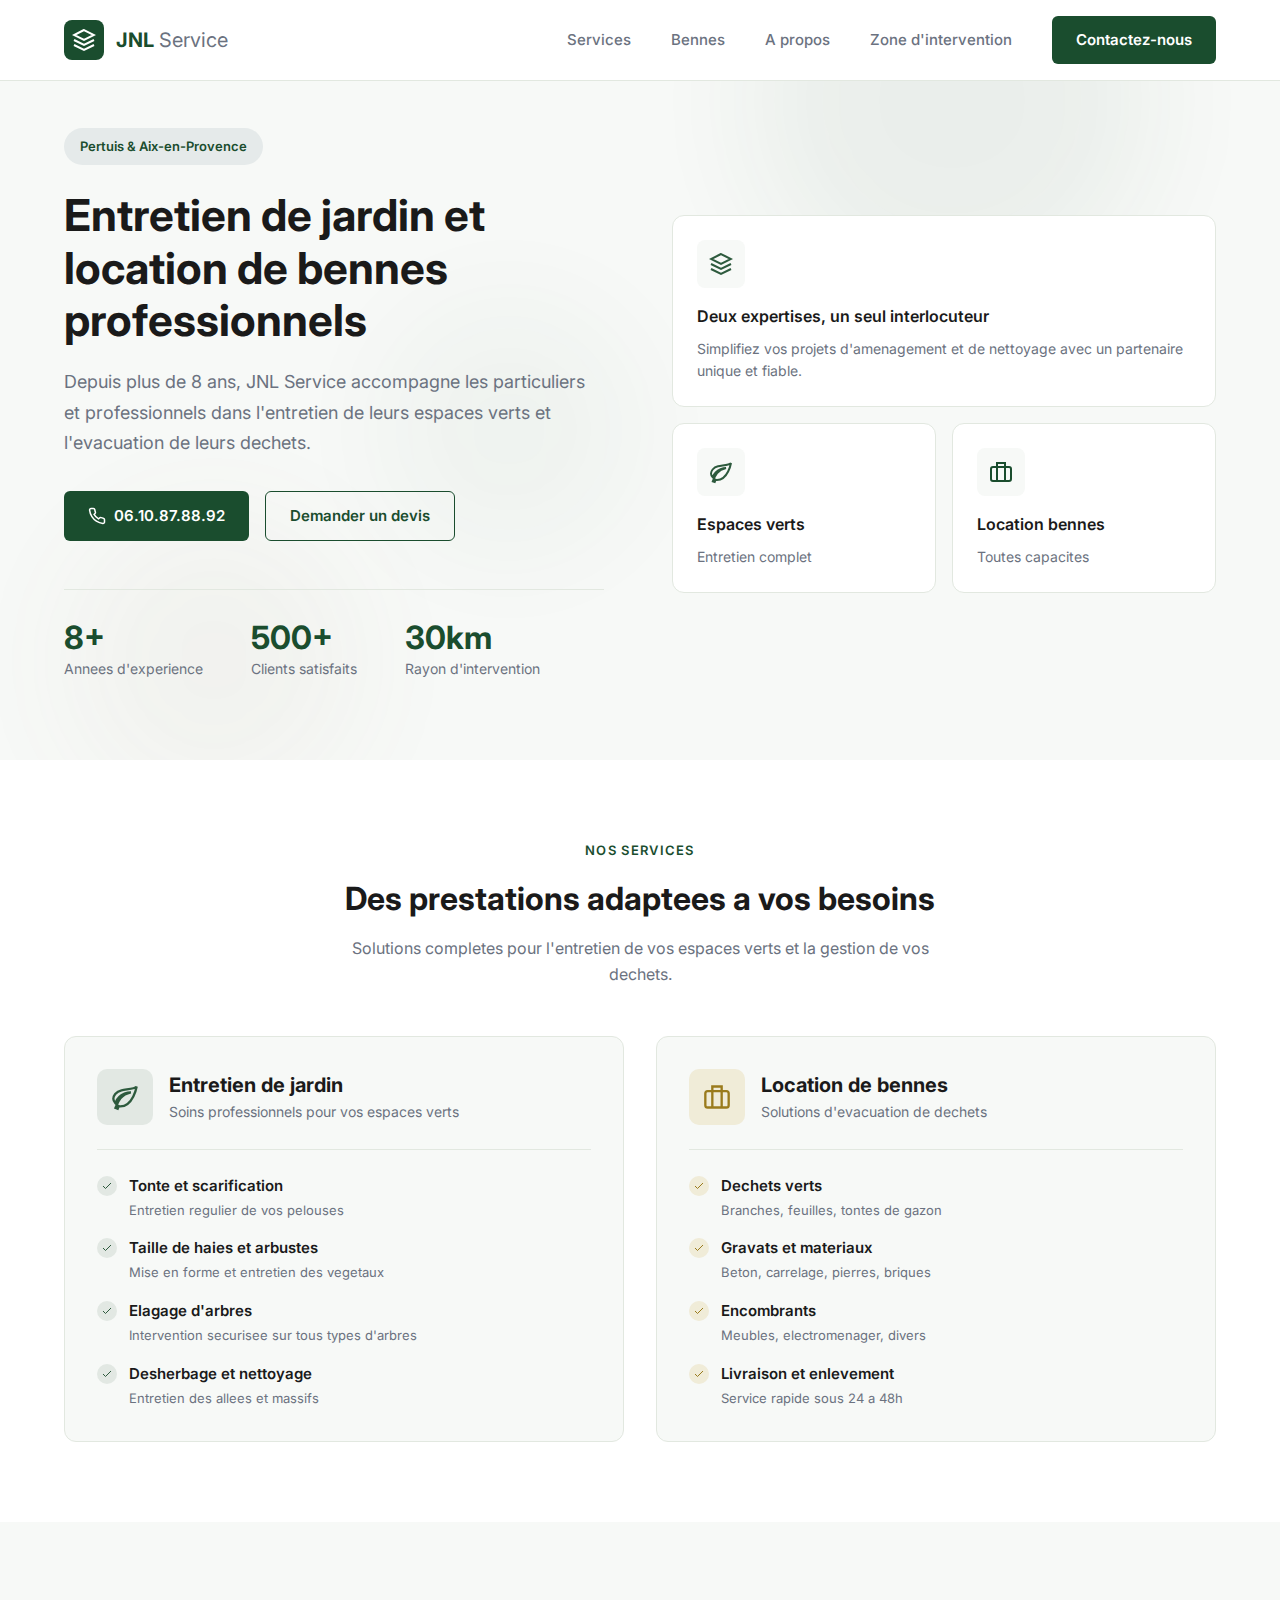
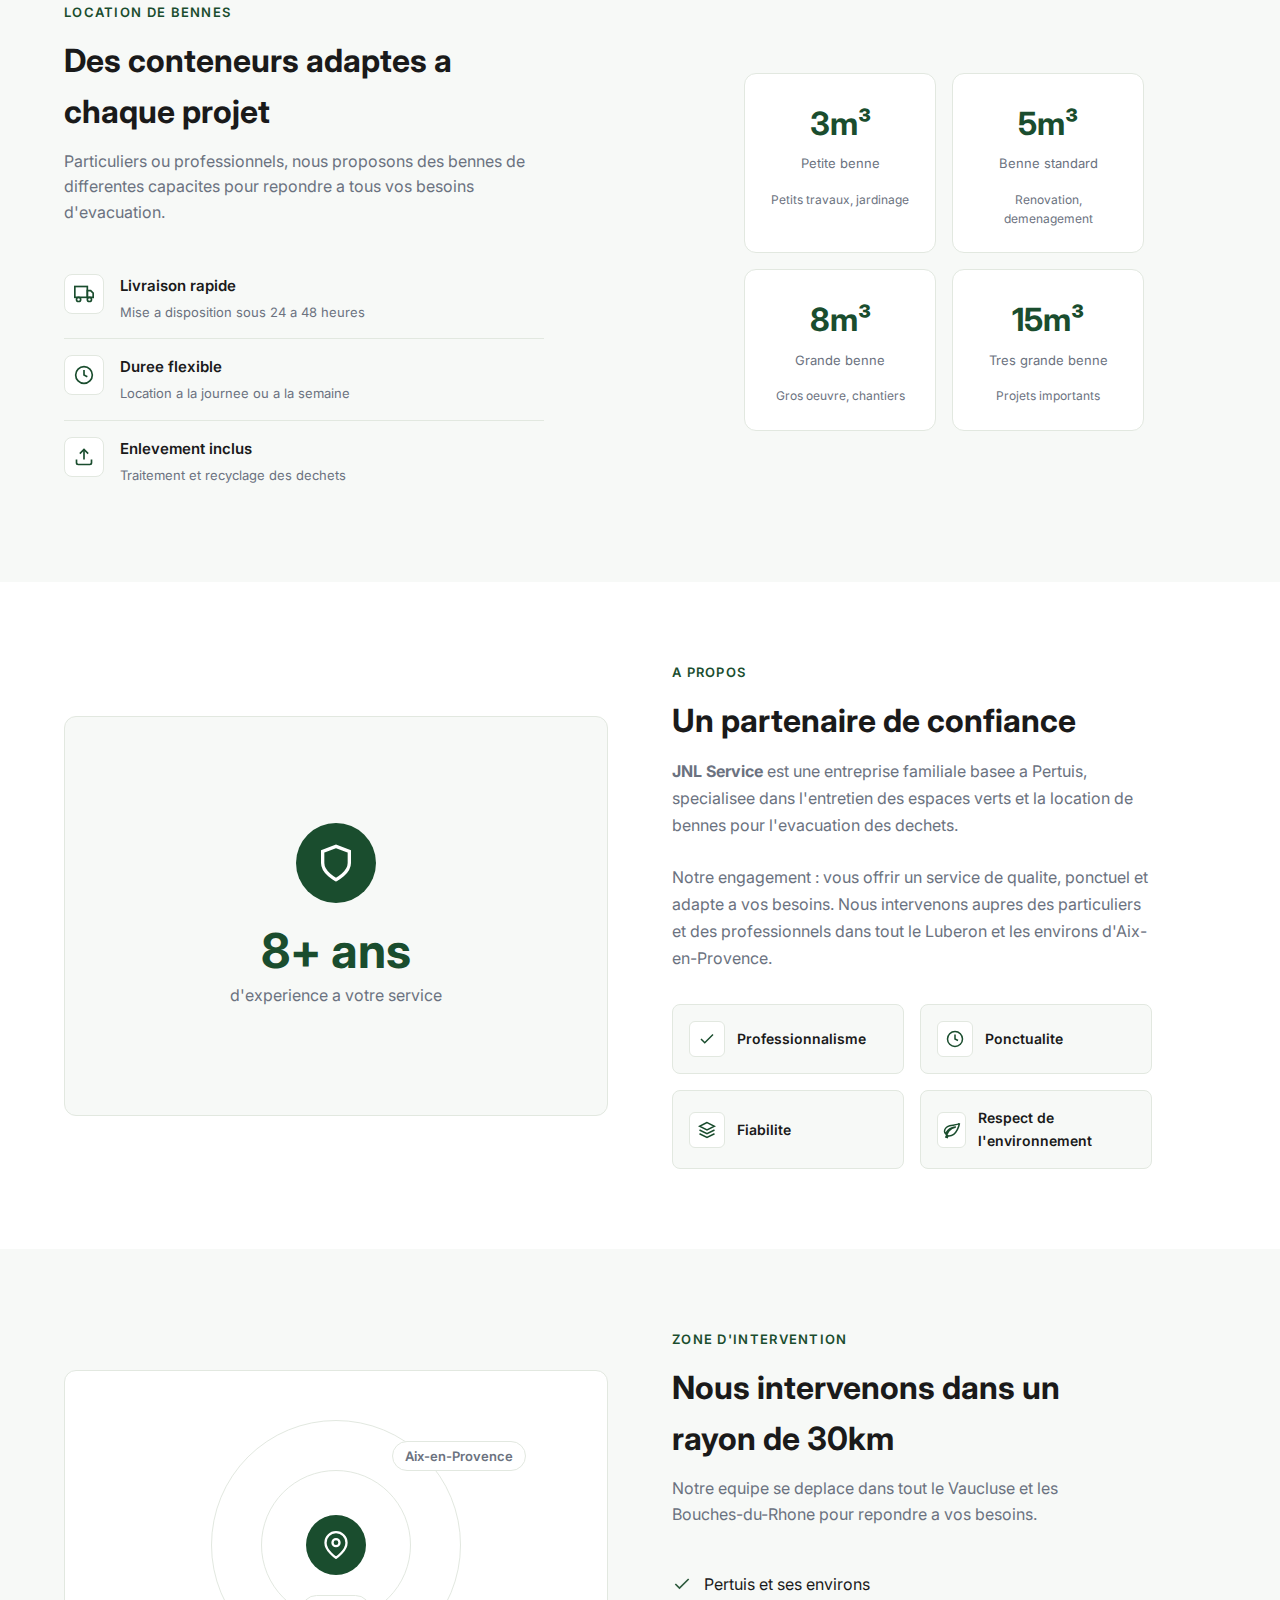
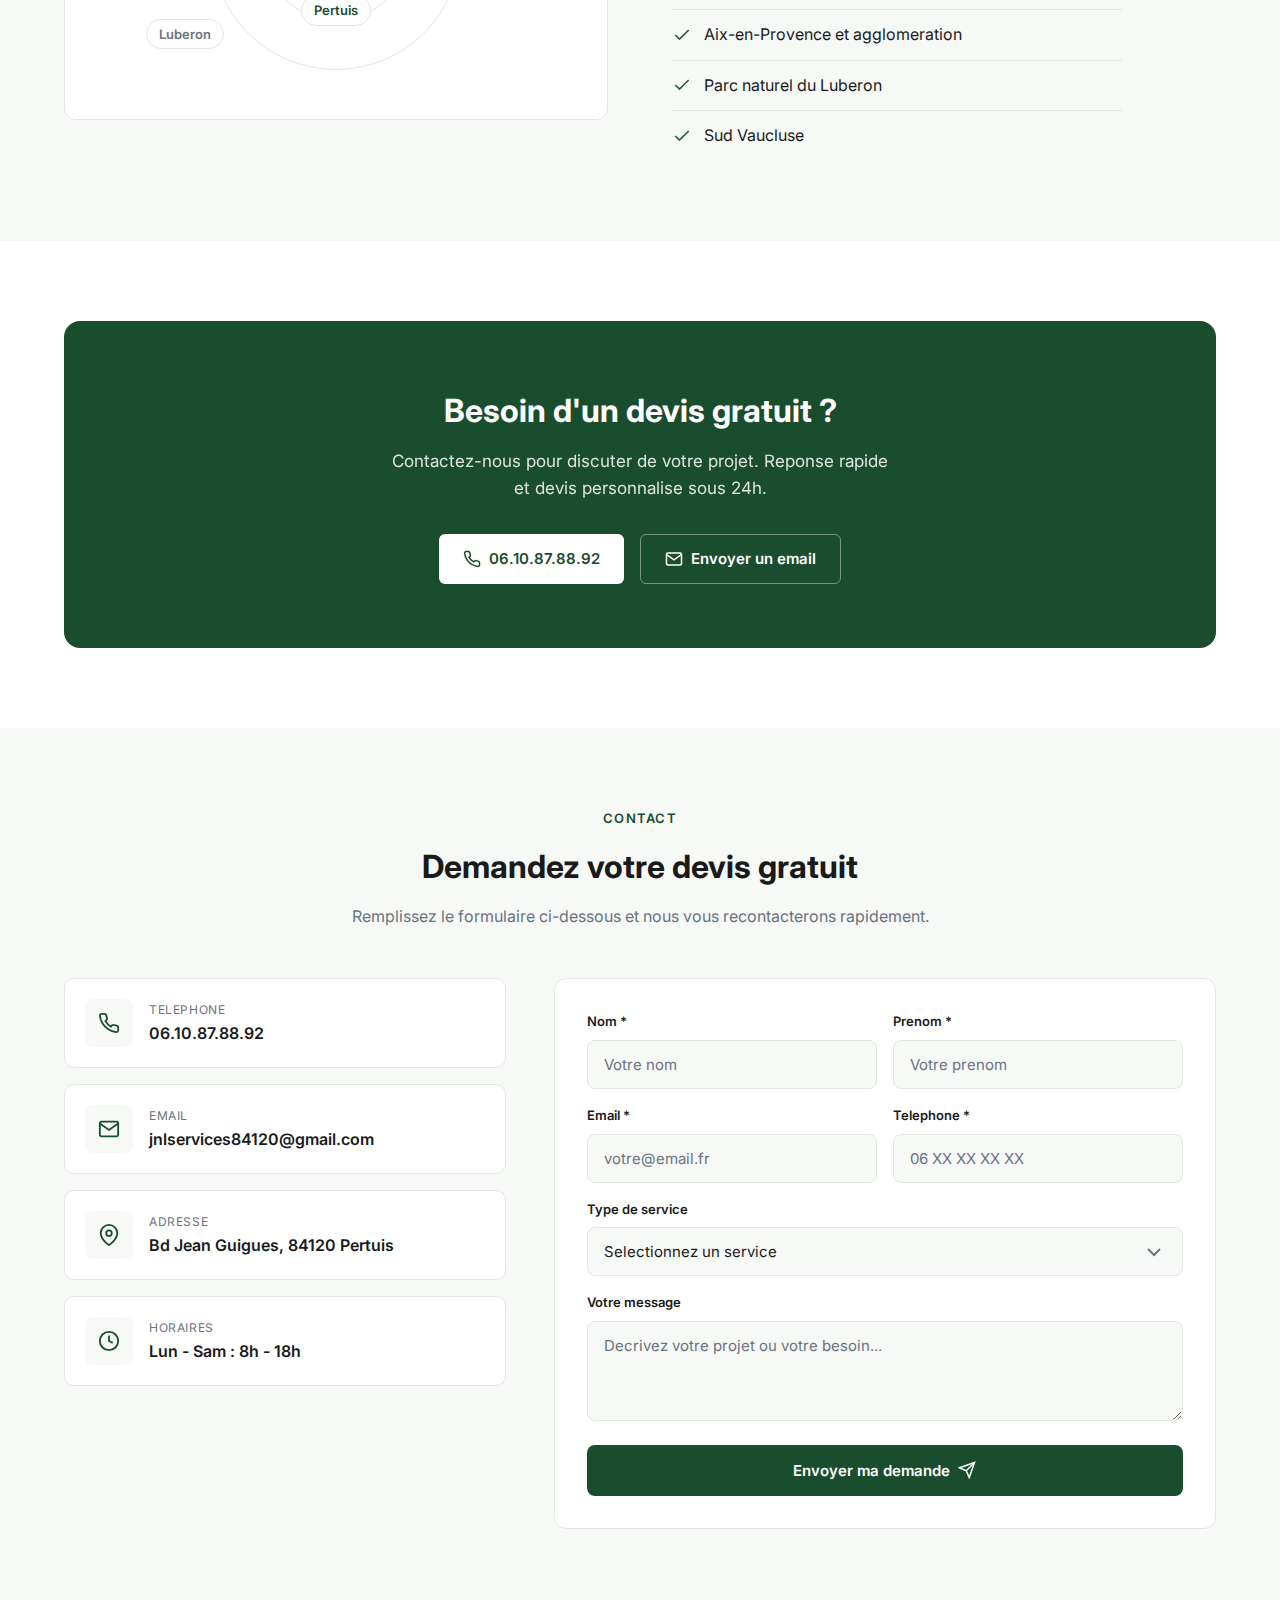
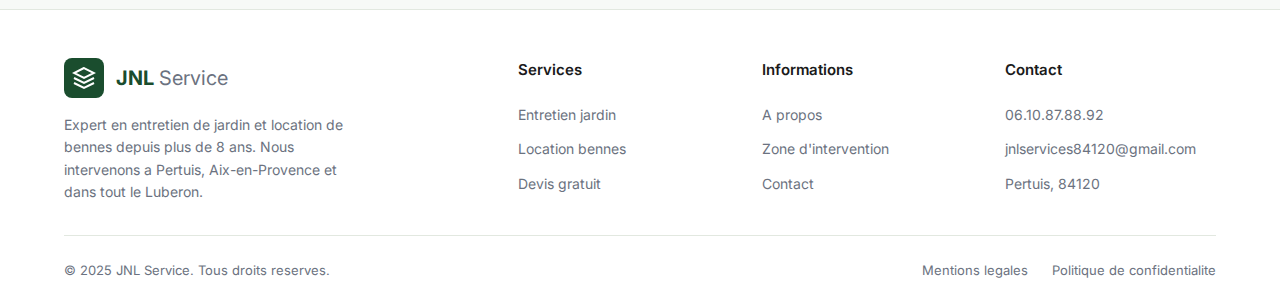
<file: index3-bg-blobs.html>
<!doctype html>
<html lang="fr">
    <head>
        <meta charset="UTF-8" />
        <meta name="viewport" content="width=device-width, initial-scale=1.0" />
        <meta
            name="description"
            content="JNL Service - Expert en entretien de jardin et location de bennes à Pertuis et Aix-en-Provence. Plus de 8 ans d'expérience. Devis gratuit au 06.10.87.88.92"
        />
        <meta
            name="keywords"
            content="entretien jardin, location benne, Pertuis, Aix-en-Provence, évacuation déchets, paysagiste, tonte pelouse, élagage"
        />

        <!-- Open Graph -->
        <meta property="og:type" content="website" />
        <meta property="og:url" content="https://jnl-service.fr/" />
        <meta
            property="og:title"
            content="JNL Service | Jardin & Bennes - Pertuis"
        />
        <meta
            property="og:description"
            content="Deux expertises, un seul interlocuteur. Entretien de jardin et location de bennes."
        />

        <link rel="canonical" href="https://jnl-service.fr/" />
        <link rel="icon" type="image/svg+xml" href="images/favicon.svg" />

        <!-- Fonts -->
        <link rel="preconnect" href="https://fonts.googleapis.com" />
        <link rel="preconnect" href="https://fonts.gstatic.com" crossorigin />
        <link
            href="https://fonts.googleapis.com/css2?family=Inter:wght@400;500;600;700&display=swap"
            rel="stylesheet"
        />

        <title>
            JNL Service | Entretien Jardin & Location Bennes - Pertuis,
            Aix-en-Provence
        </title>

        <!-- Schema.org -->
        <script type="application/ld+json">
            {
                "@context": "https://schema.org",
                "@type": "LocalBusiness",
                "name": "JNL Service",
                "description": "Expert en entretien de jardin et location de bennes",
                "url": "https://jnl-service.fr",
                "telephone": "+33610878892",
                "email": "jnlservices84120@gmail.com",
                "address": {
                    "@type": "PostalAddress",
                    "streetAddress": "Bd Jean Guigues",
                    "addressLocality": "Pertuis",
                    "postalCode": "84120",
                    "addressCountry": "FR"
                },
                "areaServed": [
                    "Pertuis",
                    "Aix-en-Provence",
                    "Luberon",
                    "Vaucluse"
                ]
            }
        </script>

        <style>
            /* ============================================
           VARIABLES & RESET
           ============================================ */
            /* PALETTE VERT FORET - Corporate mais nature */
            :root {
                --primary: #1a4d2e;
                --primary-dark: #133d23;
                --secondary: #2d5a3d;
                --accent: #8b7355;
                --text: #1a1a1a;
                --text-light: #6b7280;
                --bg: #ffffff;
                --bg-alt: #f7f9f7;
                --border: #e2e8e0;
                --font: "Inter", -apple-system, BlinkMacSystemFont, sans-serif;
            }

            *,
            *::before,
            *::after {
                box-sizing: border-box;
                margin: 0;
                padding: 0;
            }

            html {
                scroll-behavior: smooth;
            }

            body {
                font-family: var(--font);
                background: var(--bg);
                color: var(--text);
                line-height: 1.6;
            }

            a {
                color: inherit;
                text-decoration: none;
            }

            ul {
                list-style: none;
            }

            img {
                max-width: 100%;
                display: block;
            }

            .container {
                width: 100%;
                max-width: 1200px;
                margin: 0 auto;
                padding: 0 1.5rem;
            }

            /* ============================================
           HEADER
           ============================================ */
            .header {
                position: fixed;
                top: 0;
                left: 0;
                right: 0;
                z-index: 1000;
                background: var(--bg);
                border-bottom: 1px solid var(--border);
            }

            .header-inner {
                display: flex;
                justify-content: space-between;
                align-items: center;
                padding: 1rem 0;
            }

            .logo {
                display: flex;
                align-items: center;
                gap: 0.75rem;
            }

            .logo-icon {
                width: 40px;
                height: 40px;
                background: var(--primary);
                border-radius: 8px;
                display: flex;
                align-items: center;
                justify-content: center;
                color: white;
            }

            .logo-icon svg {
                width: 24px;
                height: 24px;
            }

            .logo-text {
                font-size: 1.25rem;
                font-weight: 700;
                color: var(--primary);
            }

            .logo-text span {
                font-weight: 400;
                color: var(--text-light);
            }

            .nav {
                display: flex;
                align-items: center;
                gap: 2.5rem;
            }

            .nav-link {
                font-size: 0.9375rem;
                font-weight: 500;
                color: var(--text-light);
                transition: color 0.2s;
            }

            .nav-link:hover {
                color: var(--primary);
            }

            .btn {
                display: inline-flex;
                align-items: center;
                gap: 0.5rem;
                padding: 0.75rem 1.5rem;
                font-family: var(--font);
                font-size: 0.9375rem;
                font-weight: 600;
                border-radius: 6px;
                transition: all 0.2s;
                cursor: pointer;
                border: none;
            }

            .btn-primary {
                background: var(--primary);
                color: white;
            }

            .btn-primary:hover {
                background: var(--primary-dark);
            }

            .btn-outline {
                background: transparent;
                color: var(--primary);
                border: 1px solid var(--primary);
            }

            .btn-outline:hover {
                background: var(--primary);
                color: white;
            }

            .btn svg {
                width: 18px;
                height: 18px;
            }

            .nav-toggle {
                display: none;
                flex-direction: column;
                gap: 5px;
                cursor: pointer;
                padding: 0.5rem;
            }

            .nav-toggle span {
                width: 24px;
                height: 2px;
                background: var(--text);
                transition: all 0.3s;
            }

            /* ============================================
           HERO
           ============================================ */
            /* BLOBS ANIMES - Formes organiques flottantes */
            .hero {
                padding: 8rem 0 5rem;
                background: var(--bg-alt);
                position: relative;
                overflow: hidden;
            }

            .hero-blob {
                position: absolute;
                border-radius: 50%;
                filter: blur(60px);
                opacity: 0.4;
                pointer-events: none;
            }

            .hero-blob-1 {
                width: 400px;
                height: 400px;
                background: rgba(26, 77, 46, 0.15);
                top: -100px;
                right: 10%;
                animation: blobFloat1 15s ease-in-out infinite;
            }

            .hero-blob-2 {
                width: 300px;
                height: 300px;
                background: rgba(139, 115, 85, 0.12);
                bottom: -50px;
                left: 5%;
                animation: blobFloat2 18s ease-in-out infinite;
            }

            .hero-blob-3 {
                width: 250px;
                height: 250px;
                background: rgba(26, 77, 46, 0.1);
                top: 40%;
                left: 30%;
                animation: blobFloat3 20s ease-in-out infinite;
            }

            @keyframes blobFloat1 {
                0%,
                100% {
                    transform: translate(0, 0) scale(1);
                }
                50% {
                    transform: translate(-30px, 20px) scale(1.05);
                }
            }

            @keyframes blobFloat2 {
                0%,
                100% {
                    transform: translate(0, 0) scale(1);
                }
                50% {
                    transform: translate(20px, -30px) scale(0.95);
                }
            }

            @keyframes blobFloat3 {
                0%,
                100% {
                    transform: translate(0, 0) scale(1);
                }
                50% {
                    transform: translate(-20px, -20px) scale(1.08);
                }
            }

            .hero > .container {
                position: relative;
                z-index: 1;
            }

            .hero-grid {
                display: grid;
                grid-template-columns: 1fr 1fr;
                gap: 4rem;
                align-items: center;
            }

            .hero-content {
                max-width: 540px;
            }

            .hero-badge {
                display: inline-flex;
                align-items: center;
                gap: 0.5rem;
                padding: 0.5rem 1rem;
                background: rgba(30, 58, 95, 0.08);
                border-radius: 100px;
                font-size: 0.8125rem;
                font-weight: 600;
                color: var(--primary);
                margin-bottom: 1.5rem;
            }

            .hero-title {
                font-size: 2.75rem;
                font-weight: 700;
                line-height: 1.2;
                color: var(--text);
                margin-bottom: 1.25rem;
            }

            .hero-subtitle {
                font-size: 1.125rem;
                color: var(--text-light);
                margin-bottom: 2rem;
                line-height: 1.7;
            }

            .hero-buttons {
                display: flex;
                gap: 1rem;
                margin-bottom: 3rem;
            }

            .hero-stats {
                display: flex;
                gap: 3rem;
                padding-top: 2rem;
                border-top: 1px solid var(--border);
            }

            .stat {
                text-align: left;
            }

            .stat-number {
                font-size: 2rem;
                font-weight: 700;
                color: var(--primary);
                line-height: 1;
            }

            .stat-label {
                font-size: 0.875rem;
                color: var(--text-light);
                margin-top: 0.25rem;
            }

            .hero-visual {
                display: grid;
                grid-template-columns: 1fr 1fr;
                gap: 1rem;
            }

            .hero-card {
                background: white;
                border: 1px solid var(--border);
                border-radius: 12px;
                padding: 1.5rem;
                transition: box-shadow 0.2s;
            }

            .hero-card:hover {
                box-shadow: 0 4px 20px rgba(0, 0, 0, 0.08);
            }

            .hero-card:first-child {
                grid-column: span 2;
            }

            .hero-card-icon {
                width: 48px;
                height: 48px;
                background: var(--bg-alt);
                border-radius: 8px;
                display: flex;
                align-items: center;
                justify-content: center;
                margin-bottom: 1rem;
            }

            .hero-card-icon svg {
                width: 24px;
                height: 24px;
            }

            .hero-card-icon.green {
                color: var(--secondary);
            }

            .hero-card-icon.blue {
                color: var(--primary);
            }

            .hero-card h3 {
                font-size: 1rem;
                font-weight: 600;
                margin-bottom: 0.5rem;
            }

            .hero-card p {
                font-size: 0.875rem;
                color: var(--text-light);
            }

            /* ============================================
           SERVICES
           ============================================ */
            .services {
                padding: 5rem 0;
            }

            .section-header {
                text-align: center;
                margin-bottom: 3rem;
            }

            .section-label {
                font-size: 0.8125rem;
                font-weight: 600;
                text-transform: uppercase;
                letter-spacing: 0.1em;
                color: var(--primary);
                margin-bottom: 0.75rem;
            }

            .section-title {
                font-size: 2rem;
                font-weight: 700;
                color: var(--text);
                margin-bottom: 0.75rem;
            }

            .section-subtitle {
                font-size: 1rem;
                color: var(--text-light);
                max-width: 600px;
                margin: 0 auto;
            }

            .services-grid {
                display: grid;
                grid-template-columns: repeat(2, 1fr);
                gap: 2rem;
            }

            .service-block {
                background: var(--bg-alt);
                border: 1px solid var(--border);
                border-radius: 12px;
                padding: 2rem;
            }

            .service-block-header {
                display: flex;
                align-items: center;
                gap: 1rem;
                margin-bottom: 1.5rem;
                padding-bottom: 1.5rem;
                border-bottom: 1px solid var(--border);
            }

            .service-block-icon {
                width: 56px;
                height: 56px;
                border-radius: 10px;
                display: flex;
                align-items: center;
                justify-content: center;
            }

            .service-block-icon.green {
                background: rgba(45, 90, 61, 0.1);
                color: var(--secondary);
            }

            .service-block-icon.orange {
                background: rgba(201, 162, 39, 0.15);
                color: #9a7b1c;
            }

            .service-block-icon svg {
                width: 28px;
                height: 28px;
            }

            .service-block-title {
                font-size: 1.25rem;
                font-weight: 700;
            }

            .service-block-desc {
                font-size: 0.875rem;
                color: var(--text-light);
            }

            .service-list {
                display: grid;
                gap: 1rem;
            }

            .service-item {
                display: flex;
                align-items: flex-start;
                gap: 0.75rem;
            }

            .service-item-icon {
                width: 20px;
                height: 20px;
                border-radius: 50%;
                display: flex;
                align-items: center;
                justify-content: center;
                flex-shrink: 0;
                margin-top: 2px;
            }

            .service-item-icon.green {
                background: rgba(45, 90, 61, 0.1);
                color: var(--secondary);
            }

            .service-item-icon.orange {
                background: rgba(201, 162, 39, 0.15);
                color: #9a7b1c;
            }

            .service-item-icon svg {
                width: 12px;
                height: 12px;
            }

            .service-item-content h4 {
                font-size: 0.9375rem;
                font-weight: 600;
                margin-bottom: 0.125rem;
            }

            .service-item-content p {
                font-size: 0.8125rem;
                color: var(--text-light);
            }

            /* ============================================
           BENNES SECTION
           ============================================ */
            .bennes {
                padding: 5rem 0;
                background: var(--bg-alt);
            }

            .bennes-grid {
                display: grid;
                grid-template-columns: 1fr 1fr;
                gap: 4rem;
                align-items: center;
            }

            .bennes-content {
                max-width: 480px;
            }

            .bennes-features {
                margin-top: 2rem;
            }

            .benne-feature {
                display: flex;
                gap: 1rem;
                padding: 1rem 0;
                border-bottom: 1px solid var(--border);
            }

            .benne-feature:last-child {
                border-bottom: none;
            }

            .benne-feature-icon {
                width: 40px;
                height: 40px;
                background: white;
                border: 1px solid var(--border);
                border-radius: 8px;
                display: flex;
                align-items: center;
                justify-content: center;
                flex-shrink: 0;
                color: var(--primary);
            }

            .benne-feature-icon svg {
                width: 20px;
                height: 20px;
            }

            .benne-feature h4 {
                font-size: 0.9375rem;
                font-weight: 600;
                margin-bottom: 0.25rem;
            }

            .benne-feature p {
                font-size: 0.8125rem;
                color: var(--text-light);
            }

            .bennes-visual {
                display: flex;
                justify-content: center;
            }

            .bennes-cards {
                display: grid;
                grid-template-columns: repeat(2, 1fr);
                gap: 1rem;
                width: 100%;
                max-width: 400px;
            }

            .benne-card {
                background: white;
                border: 1px solid var(--border);
                border-radius: 12px;
                padding: 1.5rem;
                text-align: center;
            }

            .benne-card-size {
                font-size: 2rem;
                font-weight: 700;
                color: var(--primary);
                margin-bottom: 0.25rem;
            }

            .benne-card-label {
                font-size: 0.8125rem;
                color: var(--text-light);
                margin-bottom: 1rem;
            }

            .benne-card-uses {
                font-size: 0.75rem;
                color: var(--text-light);
            }

            /* ============================================
           ABOUT
           ============================================ */
            .about {
                padding: 5rem 0;
            }

            .about-grid {
                display: grid;
                grid-template-columns: 1fr 1fr;
                gap: 4rem;
                align-items: center;
            }

            .about-visual {
                background: var(--bg-alt);
                border: 1px solid var(--border);
                border-radius: 12px;
                padding: 3rem;
                display: flex;
                flex-direction: column;
                align-items: center;
                justify-content: center;
                text-align: center;
                min-height: 400px;
            }

            .about-visual-icon {
                width: 80px;
                height: 80px;
                background: var(--primary);
                border-radius: 50%;
                display: flex;
                align-items: center;
                justify-content: center;
                color: white;
                margin-bottom: 1.5rem;
            }

            .about-visual-icon svg {
                width: 40px;
                height: 40px;
            }

            .about-visual h3 {
                font-size: 3rem;
                font-weight: 700;
                color: var(--primary);
                line-height: 1;
            }

            .about-visual p {
                font-size: 1rem;
                color: var(--text-light);
                margin-top: 0.5rem;
            }

            .about-content {
                max-width: 480px;
            }

            .about-text {
                font-size: 1rem;
                color: var(--text-light);
                margin-bottom: 1.5rem;
                line-height: 1.7;
            }

            .about-values {
                display: grid;
                grid-template-columns: repeat(2, 1fr);
                gap: 1rem;
                margin-top: 2rem;
            }

            .value-item {
                display: flex;
                align-items: center;
                gap: 0.75rem;
                padding: 1rem;
                background: var(--bg-alt);
                border: 1px solid var(--border);
                border-radius: 8px;
            }

            .value-icon {
                width: 36px;
                height: 36px;
                background: white;
                border: 1px solid var(--border);
                border-radius: 6px;
                display: flex;
                align-items: center;
                justify-content: center;
                color: var(--primary);
            }

            .value-icon svg {
                width: 18px;
                height: 18px;
            }

            .value-text {
                font-size: 0.875rem;
                font-weight: 600;
            }

            /* ============================================
           ZONE
           ============================================ */
            .zone {
                padding: 5rem 0;
                background: var(--bg-alt);
            }

            .zone-grid {
                display: grid;
                grid-template-columns: 1fr 1fr;
                gap: 4rem;
                align-items: center;
            }

            .zone-map {
                background: white;
                border: 1px solid var(--border);
                border-radius: 12px;
                padding: 2rem;
                min-height: 350px;
                display: flex;
                align-items: center;
                justify-content: center;
                position: relative;
            }

            .zone-map-center {
                width: 60px;
                height: 60px;
                background: var(--primary);
                border-radius: 50%;
                display: flex;
                align-items: center;
                justify-content: center;
                color: white;
                position: relative;
                z-index: 2;
            }

            .zone-map-center svg {
                width: 28px;
                height: 28px;
            }

            .zone-map-ring {
                position: absolute;
                border: 1px solid var(--border);
                border-radius: 50%;
            }

            .zone-map-ring:nth-child(2) {
                width: 150px;
                height: 150px;
            }

            .zone-map-ring:nth-child(3) {
                width: 250px;
                height: 250px;
            }

            .zone-map-ring:nth-child(4) {
                width: 350px;
                height: 350px;
            }

            .zone-label {
                position: absolute;
                font-size: 0.8125rem;
                font-weight: 600;
                color: var(--text-light);
                background: white;
                padding: 0.25rem 0.75rem;
                border-radius: 100px;
                border: 1px solid var(--border);
            }

            .zone-label.pertuis {
                top: 50%;
                left: 50%;
                transform: translate(-50%, 50px);
                color: var(--primary);
            }

            .zone-label.aix {
                top: 20%;
                right: 15%;
            }

            .zone-label.luberon {
                bottom: 20%;
                left: 15%;
            }

            .zone-content {
                max-width: 450px;
            }

            .zone-list {
                margin-top: 2rem;
            }

            .zone-item {
                display: flex;
                align-items: center;
                gap: 0.75rem;
                padding: 0.75rem 0;
                border-bottom: 1px solid var(--border);
            }

            .zone-item:last-child {
                border-bottom: none;
            }

            .zone-item svg {
                width: 20px;
                height: 20px;
                color: var(--secondary);
            }

            .zone-item span {
                font-size: 1rem;
            }

            /* ============================================
           CTA
           ============================================ */
            .cta {
                padding: 5rem 0;
            }

            .cta-box {
                background: var(--primary);
                border-radius: 16px;
                padding: 4rem;
                text-align: center;
                color: white;
            }

            .cta-title {
                font-size: 2rem;
                font-weight: 700;
                margin-bottom: 0.75rem;
            }

            .cta-subtitle {
                font-size: 1.0625rem;
                opacity: 0.85;
                margin-bottom: 2rem;
                max-width: 500px;
                margin-left: auto;
                margin-right: auto;
            }

            .cta-buttons {
                display: flex;
                justify-content: center;
                gap: 1rem;
                flex-wrap: wrap;
            }

            .btn-white {
                background: white;
                color: var(--primary);
            }

            .btn-white:hover {
                background: #f0f0f0;
            }

            .btn-ghost {
                background: transparent;
                color: white;
                border: 1px solid rgba(255, 255, 255, 0.4);
            }

            .btn-ghost:hover {
                background: rgba(255, 255, 255, 0.1);
                border-color: rgba(255, 255, 255, 0.6);
            }

            /* ============================================
           CONTACT
           ============================================ */
            .contact {
                padding: 5rem 0;
                background: var(--bg-alt);
            }

            .contact-grid {
                display: grid;
                grid-template-columns: 1fr 1.5fr;
                gap: 3rem;
            }

            .contact-info {
                display: flex;
                flex-direction: column;
                gap: 1rem;
            }

            .contact-card {
                display: flex;
                align-items: center;
                gap: 1rem;
                padding: 1.25rem;
                background: white;
                border: 1px solid var(--border);
                border-radius: 10px;
            }

            .contact-card-icon {
                width: 48px;
                height: 48px;
                background: var(--bg-alt);
                border-radius: 8px;
                display: flex;
                align-items: center;
                justify-content: center;
                color: var(--primary);
                flex-shrink: 0;
            }

            .contact-card-icon svg {
                width: 22px;
                height: 22px;
            }

            .contact-card-label {
                font-size: 0.75rem;
                color: var(--text-light);
                text-transform: uppercase;
                letter-spacing: 0.05em;
                margin-bottom: 0.125rem;
            }

            .contact-card-value {
                font-size: 1rem;
                font-weight: 600;
            }

            .contact-card-value a:hover {
                color: var(--primary);
            }

            .contact-form {
                background: white;
                border: 1px solid var(--border);
                border-radius: 12px;
                padding: 2rem;
            }

            .form-row {
                display: grid;
                grid-template-columns: 1fr 1fr;
                gap: 1rem;
            }

            .form-group {
                margin-bottom: 1rem;
            }

            .form-group label {
                display: block;
                font-size: 0.8125rem;
                font-weight: 600;
                margin-bottom: 0.5rem;
                color: var(--text);
            }

            .form-group input,
            .form-group select,
            .form-group textarea {
                width: 100%;
                padding: 0.875rem 1rem;
                background: var(--bg-alt);
                border: 1px solid var(--border);
                border-radius: 8px;
                font-family: var(--font);
                font-size: 0.9375rem;
                color: var(--text);
                transition: all 0.2s;
            }

            .form-group input:focus,
            .form-group select:focus,
            .form-group textarea:focus {
                outline: none;
                border-color: var(--primary);
                background: white;
            }

            .form-group input::placeholder,
            .form-group textarea::placeholder {
                color: var(--text-light);
            }

            .form-group select {
                cursor: pointer;
                appearance: none;
                background-image: url("data:image/svg+xml,%3Csvg xmlns='http://www.w3.org/2000/svg' width='24' height='24' viewBox='0 0 24 24' fill='none' stroke='%236b7280' stroke-width='2'%3E%3Cpath d='M6 9l6 6 6-6'/%3E%3C/svg%3E");
                background-repeat: no-repeat;
                background-position: right 1rem center;
                padding-right: 3rem;
            }

            .form-group textarea {
                resize: vertical;
                min-height: 100px;
            }

            .btn-submit {
                width: 100%;
                padding: 1rem;
                background: var(--primary);
                color: white;
                font-family: var(--font);
                font-size: 0.9375rem;
                font-weight: 600;
                border: none;
                border-radius: 8px;
                cursor: pointer;
                display: flex;
                align-items: center;
                justify-content: center;
                gap: 0.5rem;
                transition: all 0.2s;
            }

            .btn-submit:hover {
                background: var(--primary-dark);
            }

            .btn-submit svg {
                width: 18px;
                height: 18px;
            }

            /* ============================================
           FOOTER
           ============================================ */
            .footer {
                padding: 3rem 0 1.5rem;
                border-top: 1px solid var(--border);
            }

            .footer-grid {
                display: grid;
                grid-template-columns: 2fr 1fr 1fr 1fr;
                gap: 2rem;
                padding-bottom: 2rem;
                border-bottom: 1px solid var(--border);
            }

            .footer-brand {
                max-width: 280px;
            }

            .footer-brand .logo {
                margin-bottom: 1rem;
            }

            .footer-desc {
                font-size: 0.875rem;
                color: var(--text-light);
                line-height: 1.6;
            }

            .footer-title {
                font-size: 0.9375rem;
                font-weight: 600;
                margin-bottom: 1rem;
                color: var(--text);
            }

            .footer-links a {
                display: block;
                font-size: 0.875rem;
                color: var(--text-light);
                padding: 0.375rem 0;
                transition: color 0.2s;
            }

            .footer-links a:hover {
                color: var(--primary);
            }

            .footer-bottom {
                padding-top: 1.5rem;
                display: flex;
                justify-content: space-between;
                align-items: center;
                font-size: 0.8125rem;
                color: var(--text-light);
            }

            .footer-legal {
                display: flex;
                gap: 1.5rem;
            }

            .footer-legal a:hover {
                color: var(--primary);
            }

            /* ============================================
           RESPONSIVE
           ============================================ */
            @media (max-width: 1024px) {
                .hero-grid,
                .services-grid,
                .bennes-grid,
                .about-grid,
                .zone-grid {
                    grid-template-columns: 1fr;
                    gap: 3rem;
                }

                .hero-content,
                .bennes-content,
                .about-content,
                .zone-content {
                    max-width: 100%;
                }

                .footer-grid {
                    grid-template-columns: repeat(2, 1fr);
                }
            }

            @media (max-width: 768px) {
                .nav {
                    position: fixed;
                    top: 0;
                    right: -100%;
                    width: 80%;
                    max-width: 300px;
                    height: 100vh;
                    background: var(--bg);
                    flex-direction: column;
                    justify-content: center;
                    gap: 1.5rem;
                    padding: 2rem;
                    transition: right 0.3s ease;
                    border-left: 1px solid var(--border);
                }

                .nav.active {
                    right: 0;
                }

                .nav-toggle {
                    display: flex;
                }

                .nav-toggle.active span:nth-child(1) {
                    transform: rotate(45deg) translate(5px, 5px);
                }

                .nav-toggle.active span:nth-child(2) {
                    opacity: 0;
                }

                .nav-toggle.active span:nth-child(3) {
                    transform: rotate(-45deg) translate(5px, -5px);
                }

                .hero-title {
                    font-size: 2rem;
                }

                .hero-stats {
                    flex-wrap: wrap;
                    gap: 2rem;
                }

                .hero-visual {
                    grid-template-columns: 1fr;
                }

                .hero-card:first-child {
                    grid-column: span 1;
                }

                .services-grid {
                    grid-template-columns: 1fr;
                }

                .bennes-cards {
                    grid-template-columns: 1fr;
                }

                .contact-grid {
                    grid-template-columns: 1fr;
                }

                .form-row {
                    grid-template-columns: 1fr;
                }

                .cta-box {
                    padding: 3rem 2rem;
                }

                .footer-grid {
                    grid-template-columns: 1fr;
                    text-align: center;
                }

                .footer-brand {
                    max-width: 100%;
                }

                .footer-brand .logo {
                    justify-content: center;
                }

                .footer-bottom {
                    flex-direction: column;
                    gap: 1rem;
                }
            }

            @media (max-width: 480px) {
                .container {
                    padding: 0 1rem;
                }

                .hero {
                    padding: 7rem 0 3rem;
                }

                .hero-buttons {
                    flex-direction: column;
                }

                .about-values {
                    grid-template-columns: 1fr;
                }
            }
        </style>
    </head>
    <body>
        <!-- Header -->
        <header class="header">
            <div class="container">
                <div class="header-inner">
                    <a href="#" class="logo">
                        <div class="logo-icon">
                            <svg
                                viewBox="0 0 24 24"
                                fill="none"
                                stroke="currentColor"
                                stroke-width="2"
                            >
                                <path d="M12 2L2 7l10 5 10-5-10-5z" />
                                <path d="M2 17l10 5 10-5" />
                                <path d="M2 12l10 5 10-5" />
                            </svg>
                        </div>
                        <div class="logo-text">JNL <span>Service</span></div>
                    </a>

                    <nav class="nav" id="nav">
                        <a href="#services" class="nav-link">Services</a>
                        <a href="#bennes" class="nav-link">Bennes</a>
                        <a href="#about" class="nav-link">A propos</a>
                        <a href="#zone" class="nav-link">Zone d'intervention</a>
                        <a href="#contact" class="btn btn-primary"
                            >Contactez-nous</a
                        >
                    </nav>

                    <div class="nav-toggle" id="navToggle">
                        <span></span>
                        <span></span>
                        <span></span>
                    </div>
                </div>
            </div>
        </header>

        <!-- Hero -->
        <section class="hero">
            <div class="hero-blob hero-blob-1"></div>
            <div class="hero-blob hero-blob-2"></div>
            <div class="hero-blob hero-blob-3"></div>
            <div class="container">
                <div class="hero-grid">
                    <div class="hero-content">
                        <div class="hero-badge">Pertuis & Aix-en-Provence</div>
                        <h1 class="hero-title">
                            Entretien de jardin et location de bennes
                            professionnels
                        </h1>
                        <p class="hero-subtitle">
                            Depuis plus de 8 ans, JNL Service accompagne les
                            particuliers et professionnels dans l'entretien de
                            leurs espaces verts et l'evacuation de leurs
                            dechets.
                        </p>
                        <div class="hero-buttons">
                            <a href="tel:0610878892" class="btn btn-primary">
                                <svg
                                    viewBox="0 0 24 24"
                                    fill="none"
                                    stroke="currentColor"
                                    stroke-width="2"
                                >
                                    <path
                                        d="M22 16.92v3a2 2 0 0 1-2.18 2 19.79 19.79 0 0 1-8.63-3.07 19.5 19.5 0 0 1-6-6 19.79 19.79 0 0 1-3.07-8.67A2 2 0 0 1 4.11 2h3a2 2 0 0 1 2 1.72 12.84 12.84 0 0 0 .7 2.81 2 2 0 0 1-.45 2.11L8.09 9.91a16 16 0 0 0 6 6l1.27-1.27a2 2 0 0 1 2.11-.45 12.84 12.84 0 0 0 2.81.7A2 2 0 0 1 22 16.92z"
                                    />
                                </svg>
                                06.10.87.88.92
                            </a>
                            <a href="#contact" class="btn btn-outline"
                                >Demander un devis</a
                            >
                        </div>
                        <div class="hero-stats">
                            <div class="stat">
                                <div class="stat-number">8+</div>
                                <div class="stat-label">
                                    Annees d'experience
                                </div>
                            </div>
                            <div class="stat">
                                <div class="stat-number">500+</div>
                                <div class="stat-label">Clients satisfaits</div>
                            </div>
                            <div class="stat">
                                <div class="stat-number">30km</div>
                                <div class="stat-label">
                                    Rayon d'intervention
                                </div>
                            </div>
                        </div>
                    </div>

                    <div class="hero-visual">
                        <div class="hero-card">
                            <div class="hero-card-icon green">
                                <svg
                                    viewBox="0 0 24 24"
                                    fill="none"
                                    stroke="currentColor"
                                    stroke-width="2"
                                >
                                    <path d="M12 2L2 7l10 5 10-5-10-5z" />
                                    <path d="M2 17l10 5 10-5" />
                                    <path d="M2 12l10 5 10-5" />
                                </svg>
                            </div>
                            <h3>Deux expertises, un seul interlocuteur</h3>
                            <p>
                                Simplifiez vos projets d'amenagement et de
                                nettoyage avec un partenaire unique et fiable.
                            </p>
                        </div>
                        <div class="hero-card">
                            <div class="hero-card-icon green">
                                <svg
                                    viewBox="0 0 24 24"
                                    fill="none"
                                    stroke="currentColor"
                                    stroke-width="2"
                                >
                                    <path
                                        d="M17 8C8 10 5.9 16.17 3.82 21.34l1.89.66.95-2.3c.48.17.98.3 1.34.3C19 20 22 3 22 3c-1 2-8 2.25-13 3.25S2 11.5 2 13.5s1.75 3.75 1.75 3.75C7 8 17 8 17 8z"
                                    />
                                </svg>
                            </div>
                            <h3>Espaces verts</h3>
                            <p>Entretien complet</p>
                        </div>
                        <div class="hero-card">
                            <div class="hero-card-icon blue">
                                <svg
                                    viewBox="0 0 24 24"
                                    fill="none"
                                    stroke="currentColor"
                                    stroke-width="2"
                                >
                                    <rect
                                        x="2"
                                        y="7"
                                        width="20"
                                        height="14"
                                        rx="2"
                                        ry="2"
                                    />
                                    <polyline points="16,21 16,3 8,3 8,21" />
                                </svg>
                            </div>
                            <h3>Location bennes</h3>
                            <p>Toutes capacites</p>
                        </div>
                    </div>
                </div>
            </div>
        </section>

        <!-- Services -->
        <section class="services" id="services">
            <div class="container">
                <div class="section-header">
                    <div class="section-label">Nos services</div>
                    <h2 class="section-title">
                        Des prestations adaptees a vos besoins
                    </h2>
                    <p class="section-subtitle">
                        Solutions completes pour l'entretien de vos espaces
                        verts et la gestion de vos dechets.
                    </p>
                </div>

                <div class="services-grid">
                    <!-- Jardin -->
                    <div class="service-block">
                        <div class="service-block-header">
                            <div class="service-block-icon green">
                                <svg
                                    viewBox="0 0 24 24"
                                    fill="none"
                                    stroke="currentColor"
                                    stroke-width="2"
                                >
                                    <path
                                        d="M17 8C8 10 5.9 16.17 3.82 21.34l1.89.66.95-2.3c.48.17.98.3 1.34.3C19 20 22 3 22 3c-1 2-8 2.25-13 3.25S2 11.5 2 13.5s1.75 3.75 1.75 3.75C7 8 17 8 17 8z"
                                    />
                                </svg>
                            </div>
                            <div>
                                <h3 class="service-block-title">
                                    Entretien de jardin
                                </h3>
                                <p class="service-block-desc">
                                    Soins professionnels pour vos espaces verts
                                </p>
                            </div>
                        </div>
                        <div class="service-list">
                            <div class="service-item">
                                <div class="service-item-icon green">
                                    <svg
                                        viewBox="0 0 24 24"
                                        fill="none"
                                        stroke="currentColor"
                                        stroke-width="2"
                                    >
                                        <polyline points="20,6 9,17 4,12" />
                                    </svg>
                                </div>
                                <div class="service-item-content">
                                    <h4>Tonte et scarification</h4>
                                    <p>Entretien regulier de vos pelouses</p>
                                </div>
                            </div>
                            <div class="service-item">
                                <div class="service-item-icon green">
                                    <svg
                                        viewBox="0 0 24 24"
                                        fill="none"
                                        stroke="currentColor"
                                        stroke-width="2"
                                    >
                                        <polyline points="20,6 9,17 4,12" />
                                    </svg>
                                </div>
                                <div class="service-item-content">
                                    <h4>Taille de haies et arbustes</h4>
                                    <p>
                                        Mise en forme et entretien des vegetaux
                                    </p>
                                </div>
                            </div>
                            <div class="service-item">
                                <div class="service-item-icon green">
                                    <svg
                                        viewBox="0 0 24 24"
                                        fill="none"
                                        stroke="currentColor"
                                        stroke-width="2"
                                    >
                                        <polyline points="20,6 9,17 4,12" />
                                    </svg>
                                </div>
                                <div class="service-item-content">
                                    <h4>Elagage d'arbres</h4>
                                    <p>
                                        Intervention securisee sur tous types
                                        d'arbres
                                    </p>
                                </div>
                            </div>
                            <div class="service-item">
                                <div class="service-item-icon green">
                                    <svg
                                        viewBox="0 0 24 24"
                                        fill="none"
                                        stroke="currentColor"
                                        stroke-width="2"
                                    >
                                        <polyline points="20,6 9,17 4,12" />
                                    </svg>
                                </div>
                                <div class="service-item-content">
                                    <h4>Desherbage et nettoyage</h4>
                                    <p>Entretien des allees et massifs</p>
                                </div>
                            </div>
                        </div>
                    </div>

                    <!-- Bennes -->
                    <div class="service-block">
                        <div class="service-block-header">
                            <div class="service-block-icon orange">
                                <svg
                                    viewBox="0 0 24 24"
                                    fill="none"
                                    stroke="currentColor"
                                    stroke-width="2"
                                >
                                    <rect
                                        x="2"
                                        y="7"
                                        width="20"
                                        height="14"
                                        rx="2"
                                        ry="2"
                                    />
                                    <polyline points="16,21 16,3 8,3 8,21" />
                                </svg>
                            </div>
                            <div>
                                <h3 class="service-block-title">
                                    Location de bennes
                                </h3>
                                <p class="service-block-desc">
                                    Solutions d'evacuation de dechets
                                </p>
                            </div>
                        </div>
                        <div class="service-list">
                            <div class="service-item">
                                <div class="service-item-icon orange">
                                    <svg
                                        viewBox="0 0 24 24"
                                        fill="none"
                                        stroke="currentColor"
                                        stroke-width="2"
                                    >
                                        <polyline points="20,6 9,17 4,12" />
                                    </svg>
                                </div>
                                <div class="service-item-content">
                                    <h4>Dechets verts</h4>
                                    <p>Branches, feuilles, tontes de gazon</p>
                                </div>
                            </div>
                            <div class="service-item">
                                <div class="service-item-icon orange">
                                    <svg
                                        viewBox="0 0 24 24"
                                        fill="none"
                                        stroke="currentColor"
                                        stroke-width="2"
                                    >
                                        <polyline points="20,6 9,17 4,12" />
                                    </svg>
                                </div>
                                <div class="service-item-content">
                                    <h4>Gravats et materiaux</h4>
                                    <p>Beton, carrelage, pierres, briques</p>
                                </div>
                            </div>
                            <div class="service-item">
                                <div class="service-item-icon orange">
                                    <svg
                                        viewBox="0 0 24 24"
                                        fill="none"
                                        stroke="currentColor"
                                        stroke-width="2"
                                    >
                                        <polyline points="20,6 9,17 4,12" />
                                    </svg>
                                </div>
                                <div class="service-item-content">
                                    <h4>Encombrants</h4>
                                    <p>Meubles, electromenager, divers</p>
                                </div>
                            </div>
                            <div class="service-item">
                                <div class="service-item-icon orange">
                                    <svg
                                        viewBox="0 0 24 24"
                                        fill="none"
                                        stroke="currentColor"
                                        stroke-width="2"
                                    >
                                        <polyline points="20,6 9,17 4,12" />
                                    </svg>
                                </div>
                                <div class="service-item-content">
                                    <h4>Livraison et enlevement</h4>
                                    <p>Service rapide sous 24 a 48h</p>
                                </div>
                            </div>
                        </div>
                    </div>
                </div>
            </div>
        </section>

        <!-- Bennes -->
        <section class="bennes" id="bennes">
            <div class="container">
                <div class="bennes-grid">
                    <div class="bennes-content">
                        <div class="section-label">Location de bennes</div>
                        <h2 class="section-title">
                            Des conteneurs adaptes a chaque projet
                        </h2>
                        <p class="section-subtitle">
                            Particuliers ou professionnels, nous proposons des
                            bennes de differentes capacites pour repondre a tous
                            vos besoins d'evacuation.
                        </p>

                        <div class="bennes-features">
                            <div class="benne-feature">
                                <div class="benne-feature-icon">
                                    <svg
                                        viewBox="0 0 24 24"
                                        fill="none"
                                        stroke="currentColor"
                                        stroke-width="2"
                                    >
                                        <rect
                                            x="1"
                                            y="3"
                                            width="15"
                                            height="13"
                                        />
                                        <polygon
                                            points="16,8 20,8 23,11 23,16 16,16"
                                        />
                                        <circle cx="5.5" cy="18.5" r="2.5" />
                                        <circle cx="18.5" cy="18.5" r="2.5" />
                                    </svg>
                                </div>
                                <div>
                                    <h4>Livraison rapide</h4>
                                    <p>
                                        Mise a disposition sous 24 a 48 heures
                                    </p>
                                </div>
                            </div>
                            <div class="benne-feature">
                                <div class="benne-feature-icon">
                                    <svg
                                        viewBox="0 0 24 24"
                                        fill="none"
                                        stroke="currentColor"
                                        stroke-width="2"
                                    >
                                        <circle cx="12" cy="12" r="10" />
                                        <polyline points="12,6 12,12 16,14" />
                                    </svg>
                                </div>
                                <div>
                                    <h4>Duree flexible</h4>
                                    <p>Location a la journee ou a la semaine</p>
                                </div>
                            </div>
                            <div class="benne-feature">
                                <div class="benne-feature-icon">
                                    <svg
                                        viewBox="0 0 24 24"
                                        fill="none"
                                        stroke="currentColor"
                                        stroke-width="2"
                                    >
                                        <path
                                            d="M21 15v4a2 2 0 0 1-2 2H5a2 2 0 0 1-2-2v-4"
                                        />
                                        <polyline points="17,8 12,3 7,8" />
                                        <line x1="12" y1="3" x2="12" y2="15" />
                                    </svg>
                                </div>
                                <div>
                                    <h4>Enlevement inclus</h4>
                                    <p>Traitement et recyclage des dechets</p>
                                </div>
                            </div>
                        </div>
                    </div>

                    <div class="bennes-visual">
                        <div class="bennes-cards">
                            <div class="benne-card">
                                <div class="benne-card-size">3m³</div>
                                <div class="benne-card-label">Petite benne</div>
                                <div class="benne-card-uses">
                                    Petits travaux, jardinage
                                </div>
                            </div>
                            <div class="benne-card">
                                <div class="benne-card-size">5m³</div>
                                <div class="benne-card-label">
                                    Benne standard
                                </div>
                                <div class="benne-card-uses">
                                    Renovation, demenagement
                                </div>
                            </div>
                            <div class="benne-card">
                                <div class="benne-card-size">8m³</div>
                                <div class="benne-card-label">Grande benne</div>
                                <div class="benne-card-uses">
                                    Gros oeuvre, chantiers
                                </div>
                            </div>
                            <div class="benne-card">
                                <div class="benne-card-size">15m³</div>
                                <div class="benne-card-label">
                                    Tres grande benne
                                </div>
                                <div class="benne-card-uses">
                                    Projets importants
                                </div>
                            </div>
                        </div>
                    </div>
                </div>
            </div>
        </section>

        <!-- About -->
        <section class="about" id="about">
            <div class="container">
                <div class="about-grid">
                    <div class="about-visual">
                        <div class="about-visual-icon">
                            <svg
                                viewBox="0 0 24 24"
                                fill="none"
                                stroke="currentColor"
                                stroke-width="2"
                            >
                                <path
                                    d="M12 22s8-4 8-10V5l-8-3-8 3v7c0 6 8 10 8 10z"
                                />
                            </svg>
                        </div>
                        <h3>8+ ans</h3>
                        <p>d'experience a votre service</p>
                    </div>

                    <div class="about-content">
                        <div class="section-label">A propos</div>
                        <h2 class="section-title">
                            Un partenaire de confiance
                        </h2>
                        <p class="about-text">
                            <strong>JNL Service</strong> est une entreprise
                            familiale basee a Pertuis, specialisee dans
                            l'entretien des espaces verts et la location de
                            bennes pour l'evacuation des dechets.
                        </p>
                        <p class="about-text">
                            Notre engagement : vous offrir un service de
                            qualite, ponctuel et adapte a vos besoins. Nous
                            intervenons aupres des particuliers et des
                            professionnels dans tout le Luberon et les environs
                            d'Aix-en-Provence.
                        </p>

                        <div class="about-values">
                            <div class="value-item">
                                <div class="value-icon">
                                    <svg
                                        viewBox="0 0 24 24"
                                        fill="none"
                                        stroke="currentColor"
                                        stroke-width="2"
                                    >
                                        <polyline points="20,6 9,17 4,12" />
                                    </svg>
                                </div>
                                <span class="value-text"
                                    >Professionnalisme</span
                                >
                            </div>
                            <div class="value-item">
                                <div class="value-icon">
                                    <svg
                                        viewBox="0 0 24 24"
                                        fill="none"
                                        stroke="currentColor"
                                        stroke-width="2"
                                    >
                                        <circle cx="12" cy="12" r="10" />
                                        <polyline points="12,6 12,12 16,14" />
                                    </svg>
                                </div>
                                <span class="value-text">Ponctualite</span>
                            </div>
                            <div class="value-item">
                                <div class="value-icon">
                                    <svg
                                        viewBox="0 0 24 24"
                                        fill="none"
                                        stroke="currentColor"
                                        stroke-width="2"
                                    >
                                        <path d="M12 2L2 7l10 5 10-5-10-5z" />
                                        <path d="M2 17l10 5 10-5" />
                                        <path d="M2 12l10 5 10-5" />
                                    </svg>
                                </div>
                                <span class="value-text">Fiabilite</span>
                            </div>
                            <div class="value-item">
                                <div class="value-icon">
                                    <svg
                                        viewBox="0 0 24 24"
                                        fill="none"
                                        stroke="currentColor"
                                        stroke-width="2"
                                    >
                                        <path
                                            d="M17 8C8 10 5.9 16.17 3.82 21.34l1.89.66.95-2.3c.48.17.98.3 1.34.3C19 20 22 3 22 3c-1 2-8 2.25-13 3.25S2 11.5 2 13.5s1.75 3.75 1.75 3.75C7 8 17 8 17 8z"
                                        />
                                    </svg>
                                </div>
                                <span class="value-text"
                                    >Respect de l'environnement</span
                                >
                            </div>
                        </div>
                    </div>
                </div>
            </div>
        </section>

        <!-- Zone -->
        <section class="zone" id="zone">
            <div class="container">
                <div class="zone-grid">
                    <div class="zone-map">
                        <div class="zone-map-ring"></div>
                        <div class="zone-map-ring"></div>
                        <div class="zone-map-ring"></div>
                        <div class="zone-map-center">
                            <svg
                                viewBox="0 0 24 24"
                                fill="none"
                                stroke="currentColor"
                                stroke-width="2"
                            >
                                <path
                                    d="M21 10c0 7-9 13-9 13s-9-6-9-13a9 9 0 0 1 18 0z"
                                />
                                <circle cx="12" cy="10" r="3" />
                            </svg>
                        </div>
                        <span class="zone-label pertuis">Pertuis</span>
                        <span class="zone-label aix">Aix-en-Provence</span>
                        <span class="zone-label luberon">Luberon</span>
                    </div>

                    <div class="zone-content">
                        <div class="section-label">Zone d'intervention</div>
                        <h2 class="section-title">
                            Nous intervenons dans un rayon de 30km
                        </h2>
                        <p class="section-subtitle">
                            Notre equipe se deplace dans tout le Vaucluse et les
                            Bouches-du-Rhone pour repondre a vos besoins.
                        </p>

                        <div class="zone-list">
                            <div class="zone-item">
                                <svg
                                    viewBox="0 0 24 24"
                                    fill="none"
                                    stroke="currentColor"
                                    stroke-width="2"
                                >
                                    <polyline points="20,6 9,17 4,12" />
                                </svg>
                                <span>Pertuis et ses environs</span>
                            </div>
                            <div class="zone-item">
                                <svg
                                    viewBox="0 0 24 24"
                                    fill="none"
                                    stroke="currentColor"
                                    stroke-width="2"
                                >
                                    <polyline points="20,6 9,17 4,12" />
                                </svg>
                                <span>Aix-en-Provence et agglomeration</span>
                            </div>
                            <div class="zone-item">
                                <svg
                                    viewBox="0 0 24 24"
                                    fill="none"
                                    stroke="currentColor"
                                    stroke-width="2"
                                >
                                    <polyline points="20,6 9,17 4,12" />
                                </svg>
                                <span>Parc naturel du Luberon</span>
                            </div>
                            <div class="zone-item">
                                <svg
                                    viewBox="0 0 24 24"
                                    fill="none"
                                    stroke="currentColor"
                                    stroke-width="2"
                                >
                                    <polyline points="20,6 9,17 4,12" />
                                </svg>
                                <span>Sud Vaucluse</span>
                            </div>
                        </div>
                    </div>
                </div>
            </div>
        </section>

        <!-- CTA -->
        <section class="cta">
            <div class="container">
                <div class="cta-box">
                    <h2 class="cta-title">Besoin d'un devis gratuit ?</h2>
                    <p class="cta-subtitle">
                        Contactez-nous pour discuter de votre projet. Reponse
                        rapide et devis personnalise sous 24h.
                    </p>
                    <div class="cta-buttons">
                        <a href="tel:0610878892" class="btn btn-white">
                            <svg
                                viewBox="0 0 24 24"
                                fill="none"
                                stroke="currentColor"
                                stroke-width="2"
                            >
                                <path
                                    d="M22 16.92v3a2 2 0 0 1-2.18 2 19.79 19.79 0 0 1-8.63-3.07 19.5 19.5 0 0 1-6-6 19.79 19.79 0 0 1-3.07-8.67A2 2 0 0 1 4.11 2h3a2 2 0 0 1 2 1.72 12.84 12.84 0 0 0 .7 2.81 2 2 0 0 1-.45 2.11L8.09 9.91a16 16 0 0 0 6 6l1.27-1.27a2 2 0 0 1 2.11-.45 12.84 12.84 0 0 0 2.81.7A2 2 0 0 1 22 16.92z"
                                />
                            </svg>
                            06.10.87.88.92
                        </a>
                        <a
                            href="mailto:jnlservices84120@gmail.com"
                            class="btn btn-ghost"
                        >
                            <svg
                                viewBox="0 0 24 24"
                                fill="none"
                                stroke="currentColor"
                                stroke-width="2"
                            >
                                <path
                                    d="M4 4h16c1.1 0 2 .9 2 2v12c0 1.1-.9 2-2 2H4c-1.1 0-2-.9-2-2V6c0-1.1.9-2 2-2z"
                                />
                                <polyline points="22,6 12,13 2,6" />
                            </svg>
                            Envoyer un email
                        </a>
                    </div>
                </div>
            </div>
        </section>

        <!-- Contact -->
        <section class="contact" id="contact">
            <div class="container">
                <div class="section-header">
                    <div class="section-label">Contact</div>
                    <h2 class="section-title">Demandez votre devis gratuit</h2>
                    <p class="section-subtitle">
                        Remplissez le formulaire ci-dessous et nous vous
                        recontacterons rapidement.
                    </p>
                </div>

                <div class="contact-grid">
                    <div class="contact-info">
                        <div class="contact-card">
                            <div class="contact-card-icon">
                                <svg
                                    viewBox="0 0 24 24"
                                    fill="none"
                                    stroke="currentColor"
                                    stroke-width="2"
                                >
                                    <path
                                        d="M22 16.92v3a2 2 0 0 1-2.18 2 19.79 19.79 0 0 1-8.63-3.07 19.5 19.5 0 0 1-6-6 19.79 19.79 0 0 1-3.07-8.67A2 2 0 0 1 4.11 2h3a2 2 0 0 1 2 1.72 12.84 12.84 0 0 0 .7 2.81 2 2 0 0 1-.45 2.11L8.09 9.91a16 16 0 0 0 6 6l1.27-1.27a2 2 0 0 1 2.11-.45 12.84 12.84 0 0 0 2.81.7A2 2 0 0 1 22 16.92z"
                                    />
                                </svg>
                            </div>
                            <div>
                                <div class="contact-card-label">Telephone</div>
                                <div class="contact-card-value">
                                    <a href="tel:0610878892">06.10.87.88.92</a>
                                </div>
                            </div>
                        </div>
                        <div class="contact-card">
                            <div class="contact-card-icon">
                                <svg
                                    viewBox="0 0 24 24"
                                    fill="none"
                                    stroke="currentColor"
                                    stroke-width="2"
                                >
                                    <path
                                        d="M4 4h16c1.1 0 2 .9 2 2v12c0 1.1-.9 2-2 2H4c-1.1 0-2-.9-2-2V6c0-1.1.9-2 2-2z"
                                    />
                                    <polyline points="22,6 12,13 2,6" />
                                </svg>
                            </div>
                            <div>
                                <div class="contact-card-label">Email</div>
                                <div class="contact-card-value">
                                    <a href="mailto:jnlservices84120@gmail.com"
                                        >jnlservices84120@gmail.com</a
                                    >
                                </div>
                            </div>
                        </div>
                        <div class="contact-card">
                            <div class="contact-card-icon">
                                <svg
                                    viewBox="0 0 24 24"
                                    fill="none"
                                    stroke="currentColor"
                                    stroke-width="2"
                                >
                                    <path
                                        d="M21 10c0 7-9 13-9 13s-9-6-9-13a9 9 0 0 1 18 0z"
                                    />
                                    <circle cx="12" cy="10" r="3" />
                                </svg>
                            </div>
                            <div>
                                <div class="contact-card-label">Adresse</div>
                                <div class="contact-card-value">
                                    Bd Jean Guigues, 84120 Pertuis
                                </div>
                            </div>
                        </div>
                        <div class="contact-card">
                            <div class="contact-card-icon">
                                <svg
                                    viewBox="0 0 24 24"
                                    fill="none"
                                    stroke="currentColor"
                                    stroke-width="2"
                                >
                                    <circle cx="12" cy="12" r="10" />
                                    <polyline points="12,6 12,12 16,14" />
                                </svg>
                            </div>
                            <div>
                                <div class="contact-card-label">Horaires</div>
                                <div class="contact-card-value">
                                    Lun - Sam : 8h - 18h
                                </div>
                            </div>
                        </div>
                    </div>

                    <form class="contact-form" action="#" method="POST">
                        <div class="form-row">
                            <div class="form-group">
                                <label for="nom">Nom *</label>
                                <input
                                    type="text"
                                    id="nom"
                                    name="nom"
                                    placeholder="Votre nom"
                                    required
                                />
                            </div>
                            <div class="form-group">
                                <label for="prenom">Prenom *</label>
                                <input
                                    type="text"
                                    id="prenom"
                                    name="prenom"
                                    placeholder="Votre prenom"
                                    required
                                />
                            </div>
                        </div>
                        <div class="form-row">
                            <div class="form-group">
                                <label for="email">Email *</label>
                                <input
                                    type="email"
                                    id="email"
                                    name="email"
                                    placeholder="votre@email.fr"
                                    required
                                />
                            </div>
                            <div class="form-group">
                                <label for="telephone">Telephone *</label>
                                <input
                                    type="tel"
                                    id="telephone"
                                    name="telephone"
                                    placeholder="06 XX XX XX XX"
                                    required
                                />
                            </div>
                        </div>
                        <div class="form-group">
                            <label for="service">Type de service</label>
                            <select id="service" name="service">
                                <option value="">
                                    Selectionnez un service
                                </option>
                                <option value="jardin">
                                    Entretien de jardin
                                </option>
                                <option value="benne">Location de benne</option>
                                <option value="les-deux">
                                    Les deux services
                                </option>
                                <option value="autre">Autre demande</option>
                            </select>
                        </div>
                        <div class="form-group">
                            <label for="message">Votre message</label>
                            <textarea
                                id="message"
                                name="message"
                                placeholder="Decrivez votre projet ou votre besoin..."
                            ></textarea>
                        </div>
                        <button type="submit" class="btn-submit">
                            Envoyer ma demande
                            <svg
                                viewBox="0 0 24 24"
                                fill="none"
                                stroke="currentColor"
                                stroke-width="2"
                            >
                                <line x1="22" y1="2" x2="11" y2="13" />
                                <polygon points="22,2 15,22 11,13 2,9" />
                            </svg>
                        </button>
                    </form>
                </div>
            </div>
        </section>

        <!-- Footer -->
        <footer class="footer">
            <div class="container">
                <div class="footer-grid">
                    <div class="footer-brand">
                        <a href="#" class="logo">
                            <div class="logo-icon">
                                <svg
                                    viewBox="0 0 24 24"
                                    fill="none"
                                    stroke="currentColor"
                                    stroke-width="2"
                                >
                                    <path d="M12 2L2 7l10 5 10-5-10-5z" />
                                    <path d="M2 17l10 5 10-5" />
                                    <path d="M2 12l10 5 10-5" />
                                </svg>
                            </div>
                            <div class="logo-text">
                                JNL <span>Service</span>
                            </div>
                        </a>
                        <p class="footer-desc">
                            Expert en entretien de jardin et location de bennes
                            depuis plus de 8 ans. Nous intervenons a Pertuis,
                            Aix-en-Provence et dans tout le Luberon.
                        </p>
                    </div>

                    <div>
                        <h4 class="footer-title">Services</h4>
                        <nav class="footer-links">
                            <a href="#services">Entretien jardin</a>
                            <a href="#bennes">Location bennes</a>
                            <a href="#contact">Devis gratuit</a>
                        </nav>
                    </div>

                    <div>
                        <h4 class="footer-title">Informations</h4>
                        <nav class="footer-links">
                            <a href="#about">A propos</a>
                            <a href="#zone">Zone d'intervention</a>
                            <a href="#contact">Contact</a>
                        </nav>
                    </div>

                    <div>
                        <h4 class="footer-title">Contact</h4>
                        <nav class="footer-links">
                            <a href="tel:0610878892">06.10.87.88.92</a>
                            <a href="mailto:jnlservices84120@gmail.com"
                                >jnlservices84120@gmail.com</a
                            >
                            <a>Pertuis, 84120</a>
                        </nav>
                    </div>
                </div>

                <div class="footer-bottom">
                    <p>&copy; 2025 JNL Service. Tous droits reserves.</p>
                    <div class="footer-legal">
                        <a href="#">Mentions legales</a>
                        <a href="#">Politique de confidentialite</a>
                    </div>
                </div>
            </div>
        </footer>

        <script>
            // Mobile navigation toggle
            const navToggle = document.getElementById("navToggle");
            const nav = document.getElementById("nav");

            navToggle.addEventListener("click", () => {
                navToggle.classList.toggle("active");
                nav.classList.toggle("active");
            });

            // Close mobile menu when clicking a link
            document.querySelectorAll(".nav-link").forEach((link) => {
                link.addEventListener("click", () => {
                    navToggle.classList.remove("active");
                    nav.classList.remove("active");
                });
            });

            // Smooth scroll for anchor links
            document.querySelectorAll('a[href^="#"]').forEach((anchor) => {
                anchor.addEventListener("click", function (e) {
                    e.preventDefault();
                    const target = document.querySelector(
                        this.getAttribute("href"),
                    );
                    if (target) {
                        target.scrollIntoView({
                            behavior: "smooth",
                            block: "start",
                        });
                    }
                });
            });
        </script>
    </body>
</html>
</file>
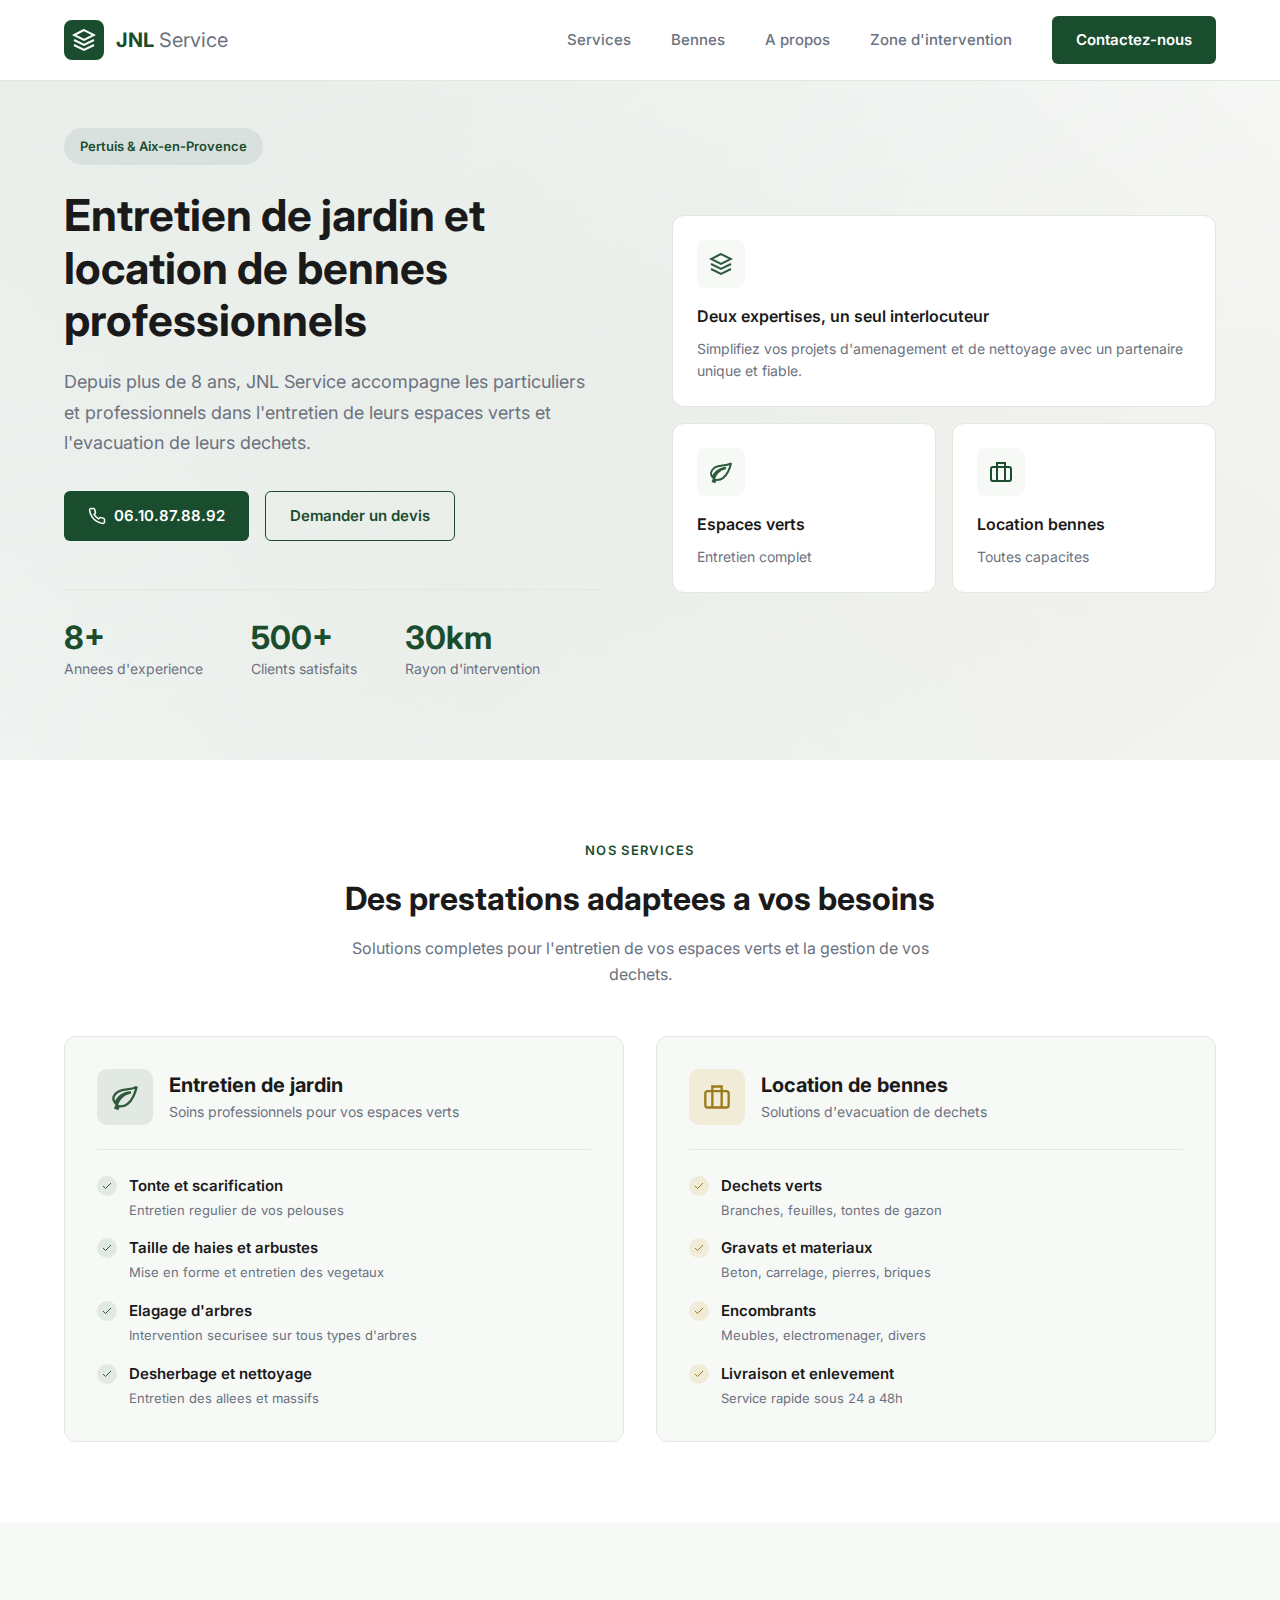
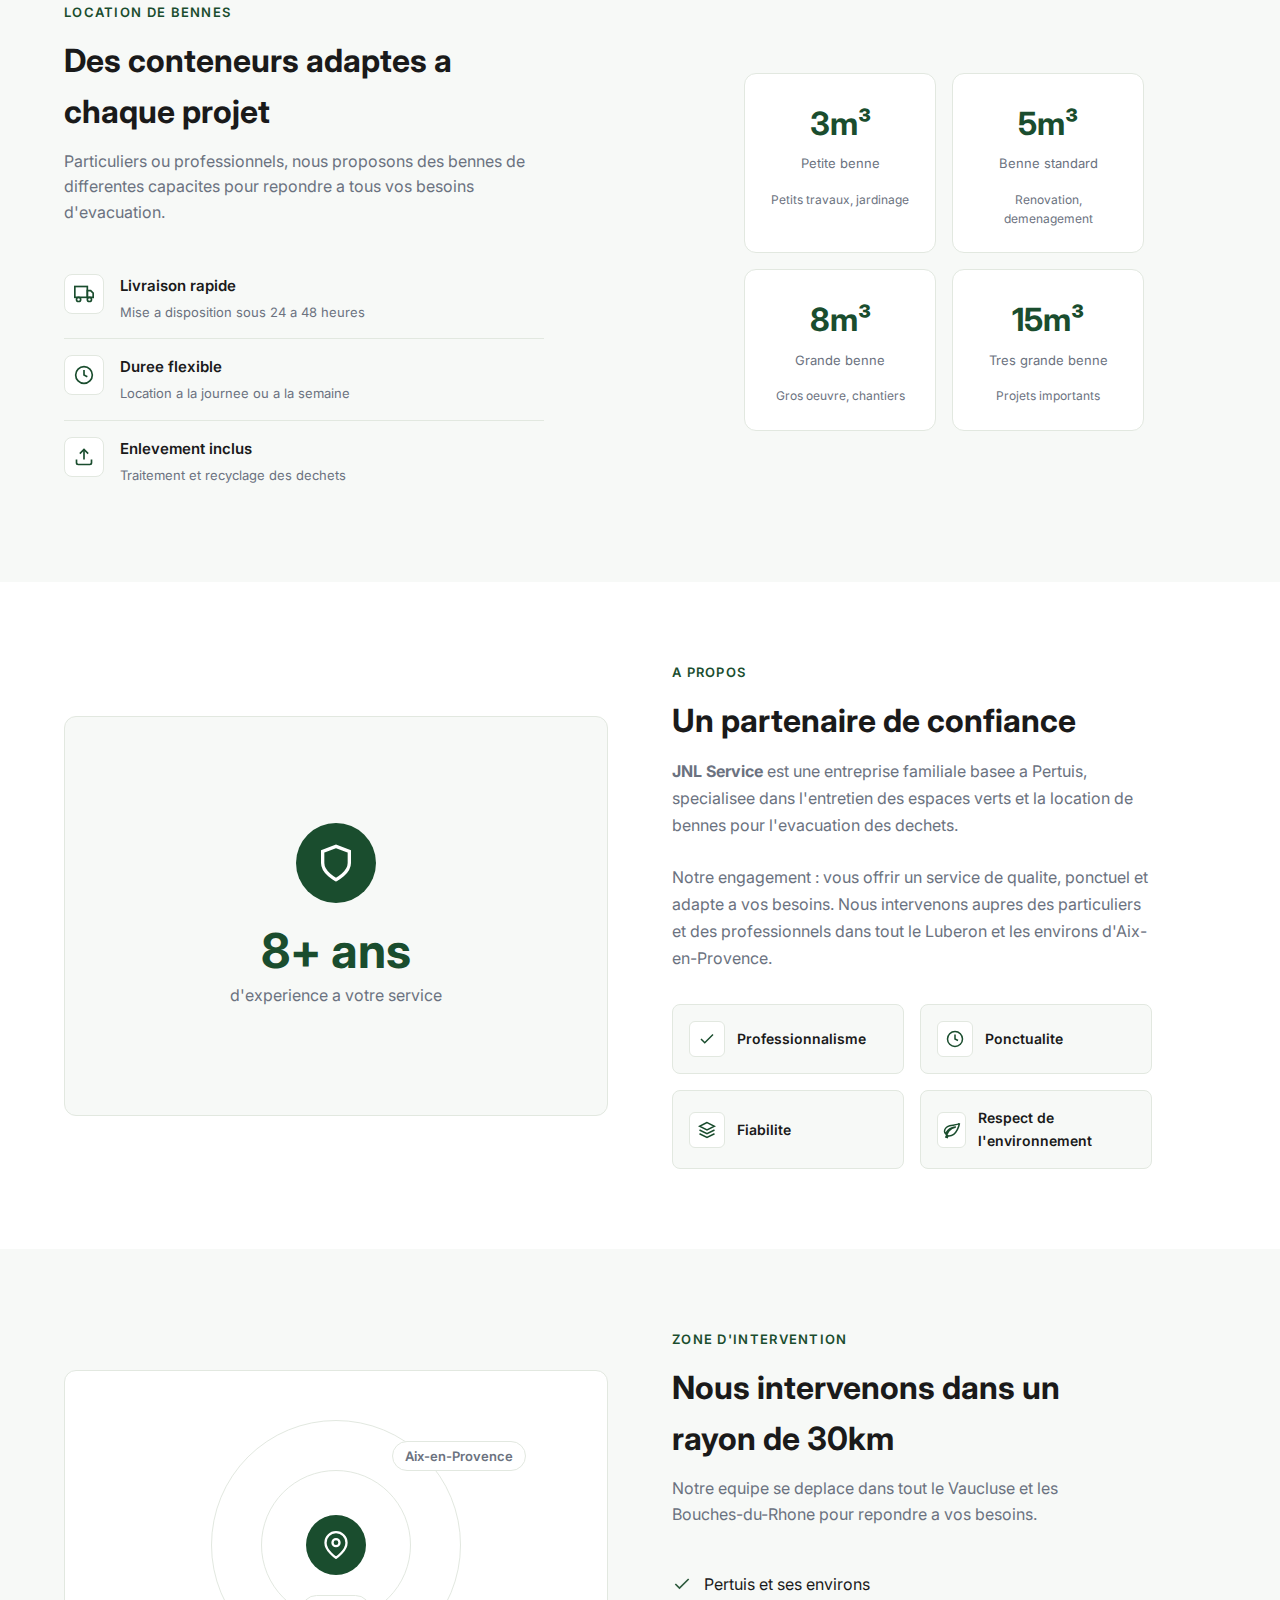
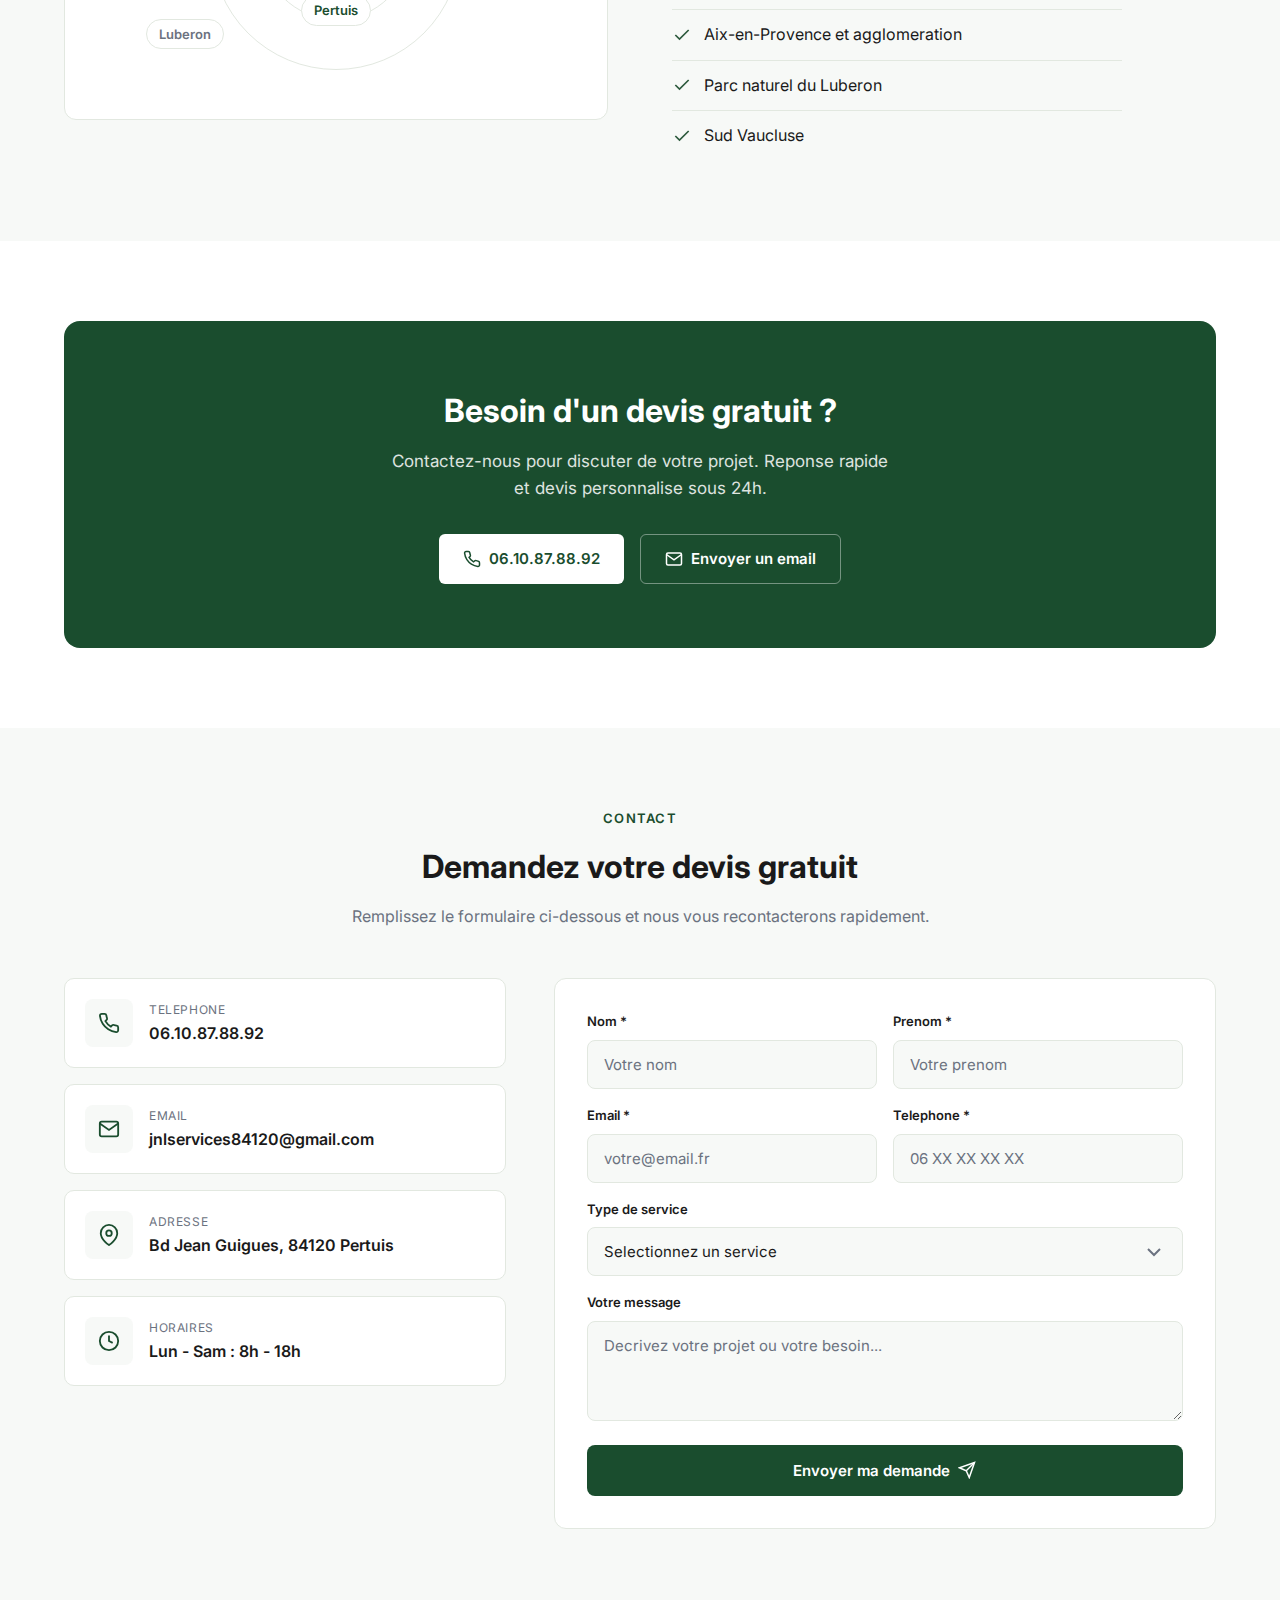
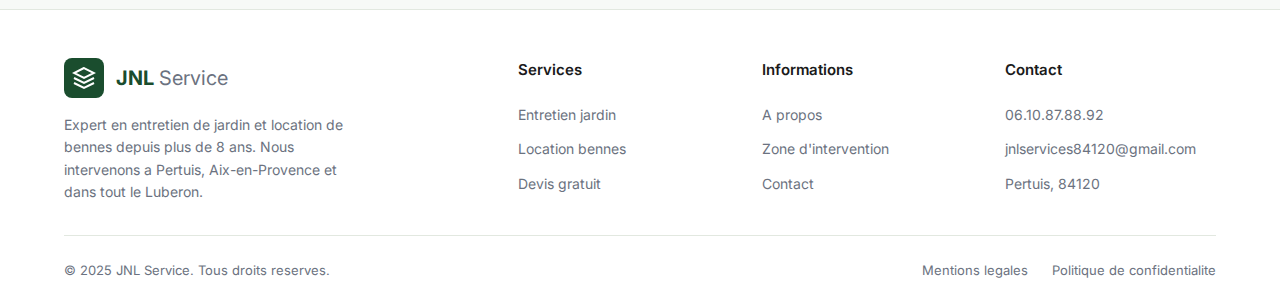
<file: index3-bg-gradient.html>
<!doctype html>
<html lang="fr">
    <head>
        <meta charset="UTF-8" />
        <meta name="viewport" content="width=device-width, initial-scale=1.0" />
        <meta
            name="description"
            content="JNL Service - Expert en entretien de jardin et location de bennes à Pertuis et Aix-en-Provence. Plus de 8 ans d'expérience. Devis gratuit au 06.10.87.88.92"
        />
        <meta
            name="keywords"
            content="entretien jardin, location benne, Pertuis, Aix-en-Provence, évacuation déchets, paysagiste, tonte pelouse, élagage"
        />

        <!-- Open Graph -->
        <meta property="og:type" content="website" />
        <meta property="og:url" content="https://jnl-service.fr/" />
        <meta
            property="og:title"
            content="JNL Service | Jardin & Bennes - Pertuis"
        />
        <meta
            property="og:description"
            content="Deux expertises, un seul interlocuteur. Entretien de jardin et location de bennes."
        />

        <link rel="canonical" href="https://jnl-service.fr/" />
        <link rel="icon" type="image/svg+xml" href="images/favicon.svg" />

        <!-- Fonts -->
        <link rel="preconnect" href="https://fonts.googleapis.com" />
        <link rel="preconnect" href="https://fonts.gstatic.com" crossorigin />
        <link
            href="https://fonts.googleapis.com/css2?family=Inter:wght@400;500;600;700&display=swap"
            rel="stylesheet"
        />

        <title>
            JNL Service | Entretien Jardin & Location Bennes - Pertuis,
            Aix-en-Provence
        </title>

        <!-- Schema.org -->
        <script type="application/ld+json">
            {
                "@context": "https://schema.org",
                "@type": "LocalBusiness",
                "name": "JNL Service",
                "description": "Expert en entretien de jardin et location de bennes",
                "url": "https://jnl-service.fr",
                "telephone": "+33610878892",
                "email": "jnlservices84120@gmail.com",
                "address": {
                    "@type": "PostalAddress",
                    "streetAddress": "Bd Jean Guigues",
                    "addressLocality": "Pertuis",
                    "postalCode": "84120",
                    "addressCountry": "FR"
                },
                "areaServed": [
                    "Pertuis",
                    "Aix-en-Provence",
                    "Luberon",
                    "Vaucluse"
                ]
            }
        </script>

        <style>
            /* ============================================
           VARIABLES & RESET
           ============================================ */
            /* PALETTE VERT FORET - Corporate mais nature */
            :root {
                --primary: #1a4d2e;
                --primary-dark: #133d23;
                --secondary: #2d5a3d;
                --accent: #8b7355;
                --text: #1a1a1a;
                --text-light: #6b7280;
                --bg: #ffffff;
                --bg-alt: #f7f9f7;
                --border: #e2e8e0;
                --font: "Inter", -apple-system, BlinkMacSystemFont, sans-serif;
            }

            *,
            *::before,
            *::after {
                box-sizing: border-box;
                margin: 0;
                padding: 0;
            }

            html {
                scroll-behavior: smooth;
            }

            body {
                font-family: var(--font);
                background: var(--bg);
                color: var(--text);
                line-height: 1.6;
            }

            a {
                color: inherit;
                text-decoration: none;
            }

            ul {
                list-style: none;
            }

            img {
                max-width: 100%;
                display: block;
            }

            .container {
                width: 100%;
                max-width: 1200px;
                margin: 0 auto;
                padding: 0 1.5rem;
            }

            /* ============================================
           HEADER
           ============================================ */
            .header {
                position: fixed;
                top: 0;
                left: 0;
                right: 0;
                z-index: 1000;
                background: var(--bg);
                border-bottom: 1px solid var(--border);
            }

            .header-inner {
                display: flex;
                justify-content: space-between;
                align-items: center;
                padding: 1rem 0;
            }

            .logo {
                display: flex;
                align-items: center;
                gap: 0.75rem;
            }

            .logo-icon {
                width: 40px;
                height: 40px;
                background: var(--primary);
                border-radius: 8px;
                display: flex;
                align-items: center;
                justify-content: center;
                color: white;
            }

            .logo-icon svg {
                width: 24px;
                height: 24px;
            }

            .logo-text {
                font-size: 1.25rem;
                font-weight: 700;
                color: var(--primary);
            }

            .logo-text span {
                font-weight: 400;
                color: var(--text-light);
            }

            .nav {
                display: flex;
                align-items: center;
                gap: 2.5rem;
            }

            .nav-link {
                font-size: 0.9375rem;
                font-weight: 500;
                color: var(--text-light);
                transition: color 0.2s;
            }

            .nav-link:hover {
                color: var(--primary);
            }

            .btn {
                display: inline-flex;
                align-items: center;
                gap: 0.5rem;
                padding: 0.75rem 1.5rem;
                font-family: var(--font);
                font-size: 0.9375rem;
                font-weight: 600;
                border-radius: 6px;
                transition: all 0.2s;
                cursor: pointer;
                border: none;
            }

            .btn-primary {
                background: var(--primary);
                color: white;
            }

            .btn-primary:hover {
                background: var(--primary-dark);
            }

            .btn-outline {
                background: transparent;
                color: var(--primary);
                border: 1px solid var(--primary);
            }

            .btn-outline:hover {
                background: var(--primary);
                color: white;
            }

            .btn svg {
                width: 18px;
                height: 18px;
            }

            .nav-toggle {
                display: none;
                flex-direction: column;
                gap: 5px;
                cursor: pointer;
                padding: 0.5rem;
            }

            .nav-toggle span {
                width: 24px;
                height: 2px;
                background: var(--text);
                transition: all 0.3s;
            }

            /* ============================================
           HERO
           ============================================ */
            /* GRADIENT ANIME - Effet aurore subtil */
            .hero {
                padding: 8rem 0 5rem;
                background: var(--bg-alt);
                position: relative;
                overflow: hidden;
            }

            .hero::before {
                content: "";
                position: absolute;
                top: -50%;
                left: -50%;
                width: 200%;
                height: 200%;
                background:
                    radial-gradient(
                        ellipse at 30% 20%,
                        rgba(26, 77, 46, 0.08) 0%,
                        transparent 50%
                    ),
                    radial-gradient(
                        ellipse at 70% 60%,
                        rgba(139, 115, 85, 0.06) 0%,
                        transparent 40%
                    ),
                    radial-gradient(
                        ellipse at 40% 80%,
                        rgba(26, 77, 46, 0.05) 0%,
                        transparent 45%
                    );
                animation: gradientMove 20s ease-in-out infinite;
                pointer-events: none;
            }

            @keyframes gradientMove {
                0%,
                100% {
                    transform: translate(0, 0) rotate(0deg);
                }
                33% {
                    transform: translate(2%, 1%) rotate(1deg);
                }
                66% {
                    transform: translate(-1%, 2%) rotate(-1deg);
                }
            }

            .hero > .container {
                position: relative;
                z-index: 1;
            }

            .hero-grid {
                display: grid;
                grid-template-columns: 1fr 1fr;
                gap: 4rem;
                align-items: center;
            }

            .hero-content {
                max-width: 540px;
            }

            .hero-badge {
                display: inline-flex;
                align-items: center;
                gap: 0.5rem;
                padding: 0.5rem 1rem;
                background: rgba(30, 58, 95, 0.08);
                border-radius: 100px;
                font-size: 0.8125rem;
                font-weight: 600;
                color: var(--primary);
                margin-bottom: 1.5rem;
            }

            .hero-title {
                font-size: 2.75rem;
                font-weight: 700;
                line-height: 1.2;
                color: var(--text);
                margin-bottom: 1.25rem;
            }

            .hero-subtitle {
                font-size: 1.125rem;
                color: var(--text-light);
                margin-bottom: 2rem;
                line-height: 1.7;
            }

            .hero-buttons {
                display: flex;
                gap: 1rem;
                margin-bottom: 3rem;
            }

            .hero-stats {
                display: flex;
                gap: 3rem;
                padding-top: 2rem;
                border-top: 1px solid var(--border);
            }

            .stat {
                text-align: left;
            }

            .stat-number {
                font-size: 2rem;
                font-weight: 700;
                color: var(--primary);
                line-height: 1;
            }

            .stat-label {
                font-size: 0.875rem;
                color: var(--text-light);
                margin-top: 0.25rem;
            }

            .hero-visual {
                display: grid;
                grid-template-columns: 1fr 1fr;
                gap: 1rem;
            }

            .hero-card {
                background: white;
                border: 1px solid var(--border);
                border-radius: 12px;
                padding: 1.5rem;
                transition: box-shadow 0.2s;
            }

            .hero-card:hover {
                box-shadow: 0 4px 20px rgba(0, 0, 0, 0.08);
            }

            .hero-card:first-child {
                grid-column: span 2;
            }

            .hero-card-icon {
                width: 48px;
                height: 48px;
                background: var(--bg-alt);
                border-radius: 8px;
                display: flex;
                align-items: center;
                justify-content: center;
                margin-bottom: 1rem;
            }

            .hero-card-icon svg {
                width: 24px;
                height: 24px;
            }

            .hero-card-icon.green {
                color: var(--secondary);
            }

            .hero-card-icon.blue {
                color: var(--primary);
            }

            .hero-card h3 {
                font-size: 1rem;
                font-weight: 600;
                margin-bottom: 0.5rem;
            }

            .hero-card p {
                font-size: 0.875rem;
                color: var(--text-light);
            }

            /* ============================================
           SERVICES
           ============================================ */
            .services {
                padding: 5rem 0;
            }

            .section-header {
                text-align: center;
                margin-bottom: 3rem;
            }

            .section-label {
                font-size: 0.8125rem;
                font-weight: 600;
                text-transform: uppercase;
                letter-spacing: 0.1em;
                color: var(--primary);
                margin-bottom: 0.75rem;
            }

            .section-title {
                font-size: 2rem;
                font-weight: 700;
                color: var(--text);
                margin-bottom: 0.75rem;
            }

            .section-subtitle {
                font-size: 1rem;
                color: var(--text-light);
                max-width: 600px;
                margin: 0 auto;
            }

            .services-grid {
                display: grid;
                grid-template-columns: repeat(2, 1fr);
                gap: 2rem;
            }

            .service-block {
                background: var(--bg-alt);
                border: 1px solid var(--border);
                border-radius: 12px;
                padding: 2rem;
            }

            .service-block-header {
                display: flex;
                align-items: center;
                gap: 1rem;
                margin-bottom: 1.5rem;
                padding-bottom: 1.5rem;
                border-bottom: 1px solid var(--border);
            }

            .service-block-icon {
                width: 56px;
                height: 56px;
                border-radius: 10px;
                display: flex;
                align-items: center;
                justify-content: center;
            }

            .service-block-icon.green {
                background: rgba(45, 90, 61, 0.1);
                color: var(--secondary);
            }

            .service-block-icon.orange {
                background: rgba(201, 162, 39, 0.15);
                color: #9a7b1c;
            }

            .service-block-icon svg {
                width: 28px;
                height: 28px;
            }

            .service-block-title {
                font-size: 1.25rem;
                font-weight: 700;
            }

            .service-block-desc {
                font-size: 0.875rem;
                color: var(--text-light);
            }

            .service-list {
                display: grid;
                gap: 1rem;
            }

            .service-item {
                display: flex;
                align-items: flex-start;
                gap: 0.75rem;
            }

            .service-item-icon {
                width: 20px;
                height: 20px;
                border-radius: 50%;
                display: flex;
                align-items: center;
                justify-content: center;
                flex-shrink: 0;
                margin-top: 2px;
            }

            .service-item-icon.green {
                background: rgba(45, 90, 61, 0.1);
                color: var(--secondary);
            }

            .service-item-icon.orange {
                background: rgba(201, 162, 39, 0.15);
                color: #9a7b1c;
            }

            .service-item-icon svg {
                width: 12px;
                height: 12px;
            }

            .service-item-content h4 {
                font-size: 0.9375rem;
                font-weight: 600;
                margin-bottom: 0.125rem;
            }

            .service-item-content p {
                font-size: 0.8125rem;
                color: var(--text-light);
            }

            /* ============================================
           BENNES SECTION
           ============================================ */
            .bennes {
                padding: 5rem 0;
                background: var(--bg-alt);
            }

            .bennes-grid {
                display: grid;
                grid-template-columns: 1fr 1fr;
                gap: 4rem;
                align-items: center;
            }

            .bennes-content {
                max-width: 480px;
            }

            .bennes-features {
                margin-top: 2rem;
            }

            .benne-feature {
                display: flex;
                gap: 1rem;
                padding: 1rem 0;
                border-bottom: 1px solid var(--border);
            }

            .benne-feature:last-child {
                border-bottom: none;
            }

            .benne-feature-icon {
                width: 40px;
                height: 40px;
                background: white;
                border: 1px solid var(--border);
                border-radius: 8px;
                display: flex;
                align-items: center;
                justify-content: center;
                flex-shrink: 0;
                color: var(--primary);
            }

            .benne-feature-icon svg {
                width: 20px;
                height: 20px;
            }

            .benne-feature h4 {
                font-size: 0.9375rem;
                font-weight: 600;
                margin-bottom: 0.25rem;
            }

            .benne-feature p {
                font-size: 0.8125rem;
                color: var(--text-light);
            }

            .bennes-visual {
                display: flex;
                justify-content: center;
            }

            .bennes-cards {
                display: grid;
                grid-template-columns: repeat(2, 1fr);
                gap: 1rem;
                width: 100%;
                max-width: 400px;
            }

            .benne-card {
                background: white;
                border: 1px solid var(--border);
                border-radius: 12px;
                padding: 1.5rem;
                text-align: center;
            }

            .benne-card-size {
                font-size: 2rem;
                font-weight: 700;
                color: var(--primary);
                margin-bottom: 0.25rem;
            }

            .benne-card-label {
                font-size: 0.8125rem;
                color: var(--text-light);
                margin-bottom: 1rem;
            }

            .benne-card-uses {
                font-size: 0.75rem;
                color: var(--text-light);
            }

            /* ============================================
           ABOUT
           ============================================ */
            .about {
                padding: 5rem 0;
            }

            .about-grid {
                display: grid;
                grid-template-columns: 1fr 1fr;
                gap: 4rem;
                align-items: center;
            }

            .about-visual {
                background: var(--bg-alt);
                border: 1px solid var(--border);
                border-radius: 12px;
                padding: 3rem;
                display: flex;
                flex-direction: column;
                align-items: center;
                justify-content: center;
                text-align: center;
                min-height: 400px;
            }

            .about-visual-icon {
                width: 80px;
                height: 80px;
                background: var(--primary);
                border-radius: 50%;
                display: flex;
                align-items: center;
                justify-content: center;
                color: white;
                margin-bottom: 1.5rem;
            }

            .about-visual-icon svg {
                width: 40px;
                height: 40px;
            }

            .about-visual h3 {
                font-size: 3rem;
                font-weight: 700;
                color: var(--primary);
                line-height: 1;
            }

            .about-visual p {
                font-size: 1rem;
                color: var(--text-light);
                margin-top: 0.5rem;
            }

            .about-content {
                max-width: 480px;
            }

            .about-text {
                font-size: 1rem;
                color: var(--text-light);
                margin-bottom: 1.5rem;
                line-height: 1.7;
            }

            .about-values {
                display: grid;
                grid-template-columns: repeat(2, 1fr);
                gap: 1rem;
                margin-top: 2rem;
            }

            .value-item {
                display: flex;
                align-items: center;
                gap: 0.75rem;
                padding: 1rem;
                background: var(--bg-alt);
                border: 1px solid var(--border);
                border-radius: 8px;
            }

            .value-icon {
                width: 36px;
                height: 36px;
                background: white;
                border: 1px solid var(--border);
                border-radius: 6px;
                display: flex;
                align-items: center;
                justify-content: center;
                color: var(--primary);
            }

            .value-icon svg {
                width: 18px;
                height: 18px;
            }

            .value-text {
                font-size: 0.875rem;
                font-weight: 600;
            }

            /* ============================================
           ZONE
           ============================================ */
            .zone {
                padding: 5rem 0;
                background: var(--bg-alt);
            }

            .zone-grid {
                display: grid;
                grid-template-columns: 1fr 1fr;
                gap: 4rem;
                align-items: center;
            }

            .zone-map {
                background: white;
                border: 1px solid var(--border);
                border-radius: 12px;
                padding: 2rem;
                min-height: 350px;
                display: flex;
                align-items: center;
                justify-content: center;
                position: relative;
            }

            .zone-map-center {
                width: 60px;
                height: 60px;
                background: var(--primary);
                border-radius: 50%;
                display: flex;
                align-items: center;
                justify-content: center;
                color: white;
                position: relative;
                z-index: 2;
            }

            .zone-map-center svg {
                width: 28px;
                height: 28px;
            }

            .zone-map-ring {
                position: absolute;
                border: 1px solid var(--border);
                border-radius: 50%;
            }

            .zone-map-ring:nth-child(2) {
                width: 150px;
                height: 150px;
            }

            .zone-map-ring:nth-child(3) {
                width: 250px;
                height: 250px;
            }

            .zone-map-ring:nth-child(4) {
                width: 350px;
                height: 350px;
            }

            .zone-label {
                position: absolute;
                font-size: 0.8125rem;
                font-weight: 600;
                color: var(--text-light);
                background: white;
                padding: 0.25rem 0.75rem;
                border-radius: 100px;
                border: 1px solid var(--border);
            }

            .zone-label.pertuis {
                top: 50%;
                left: 50%;
                transform: translate(-50%, 50px);
                color: var(--primary);
            }

            .zone-label.aix {
                top: 20%;
                right: 15%;
            }

            .zone-label.luberon {
                bottom: 20%;
                left: 15%;
            }

            .zone-content {
                max-width: 450px;
            }

            .zone-list {
                margin-top: 2rem;
            }

            .zone-item {
                display: flex;
                align-items: center;
                gap: 0.75rem;
                padding: 0.75rem 0;
                border-bottom: 1px solid var(--border);
            }

            .zone-item:last-child {
                border-bottom: none;
            }

            .zone-item svg {
                width: 20px;
                height: 20px;
                color: var(--secondary);
            }

            .zone-item span {
                font-size: 1rem;
            }

            /* ============================================
           CTA
           ============================================ */
            .cta {
                padding: 5rem 0;
            }

            .cta-box {
                background: var(--primary);
                border-radius: 16px;
                padding: 4rem;
                text-align: center;
                color: white;
            }

            .cta-title {
                font-size: 2rem;
                font-weight: 700;
                margin-bottom: 0.75rem;
            }

            .cta-subtitle {
                font-size: 1.0625rem;
                opacity: 0.85;
                margin-bottom: 2rem;
                max-width: 500px;
                margin-left: auto;
                margin-right: auto;
            }

            .cta-buttons {
                display: flex;
                justify-content: center;
                gap: 1rem;
                flex-wrap: wrap;
            }

            .btn-white {
                background: white;
                color: var(--primary);
            }

            .btn-white:hover {
                background: #f0f0f0;
            }

            .btn-ghost {
                background: transparent;
                color: white;
                border: 1px solid rgba(255, 255, 255, 0.4);
            }

            .btn-ghost:hover {
                background: rgba(255, 255, 255, 0.1);
                border-color: rgba(255, 255, 255, 0.6);
            }

            /* ============================================
           CONTACT
           ============================================ */
            .contact {
                padding: 5rem 0;
                background: var(--bg-alt);
            }

            .contact-grid {
                display: grid;
                grid-template-columns: 1fr 1.5fr;
                gap: 3rem;
            }

            .contact-info {
                display: flex;
                flex-direction: column;
                gap: 1rem;
            }

            .contact-card {
                display: flex;
                align-items: center;
                gap: 1rem;
                padding: 1.25rem;
                background: white;
                border: 1px solid var(--border);
                border-radius: 10px;
            }

            .contact-card-icon {
                width: 48px;
                height: 48px;
                background: var(--bg-alt);
                border-radius: 8px;
                display: flex;
                align-items: center;
                justify-content: center;
                color: var(--primary);
                flex-shrink: 0;
            }

            .contact-card-icon svg {
                width: 22px;
                height: 22px;
            }

            .contact-card-label {
                font-size: 0.75rem;
                color: var(--text-light);
                text-transform: uppercase;
                letter-spacing: 0.05em;
                margin-bottom: 0.125rem;
            }

            .contact-card-value {
                font-size: 1rem;
                font-weight: 600;
            }

            .contact-card-value a:hover {
                color: var(--primary);
            }

            .contact-form {
                background: white;
                border: 1px solid var(--border);
                border-radius: 12px;
                padding: 2rem;
            }

            .form-row {
                display: grid;
                grid-template-columns: 1fr 1fr;
                gap: 1rem;
            }

            .form-group {
                margin-bottom: 1rem;
            }

            .form-group label {
                display: block;
                font-size: 0.8125rem;
                font-weight: 600;
                margin-bottom: 0.5rem;
                color: var(--text);
            }

            .form-group input,
            .form-group select,
            .form-group textarea {
                width: 100%;
                padding: 0.875rem 1rem;
                background: var(--bg-alt);
                border: 1px solid var(--border);
                border-radius: 8px;
                font-family: var(--font);
                font-size: 0.9375rem;
                color: var(--text);
                transition: all 0.2s;
            }

            .form-group input:focus,
            .form-group select:focus,
            .form-group textarea:focus {
                outline: none;
                border-color: var(--primary);
                background: white;
            }

            .form-group input::placeholder,
            .form-group textarea::placeholder {
                color: var(--text-light);
            }

            .form-group select {
                cursor: pointer;
                appearance: none;
                background-image: url("data:image/svg+xml,%3Csvg xmlns='http://www.w3.org/2000/svg' width='24' height='24' viewBox='0 0 24 24' fill='none' stroke='%236b7280' stroke-width='2'%3E%3Cpath d='M6 9l6 6 6-6'/%3E%3C/svg%3E");
                background-repeat: no-repeat;
                background-position: right 1rem center;
                padding-right: 3rem;
            }

            .form-group textarea {
                resize: vertical;
                min-height: 100px;
            }

            .btn-submit {
                width: 100%;
                padding: 1rem;
                background: var(--primary);
                color: white;
                font-family: var(--font);
                font-size: 0.9375rem;
                font-weight: 600;
                border: none;
                border-radius: 8px;
                cursor: pointer;
                display: flex;
                align-items: center;
                justify-content: center;
                gap: 0.5rem;
                transition: all 0.2s;
            }

            .btn-submit:hover {
                background: var(--primary-dark);
            }

            .btn-submit svg {
                width: 18px;
                height: 18px;
            }

            /* ============================================
           FOOTER
           ============================================ */
            .footer {
                padding: 3rem 0 1.5rem;
                border-top: 1px solid var(--border);
            }

            .footer-grid {
                display: grid;
                grid-template-columns: 2fr 1fr 1fr 1fr;
                gap: 2rem;
                padding-bottom: 2rem;
                border-bottom: 1px solid var(--border);
            }

            .footer-brand {
                max-width: 280px;
            }

            .footer-brand .logo {
                margin-bottom: 1rem;
            }

            .footer-desc {
                font-size: 0.875rem;
                color: var(--text-light);
                line-height: 1.6;
            }

            .footer-title {
                font-size: 0.9375rem;
                font-weight: 600;
                margin-bottom: 1rem;
                color: var(--text);
            }

            .footer-links a {
                display: block;
                font-size: 0.875rem;
                color: var(--text-light);
                padding: 0.375rem 0;
                transition: color 0.2s;
            }

            .footer-links a:hover {
                color: var(--primary);
            }

            .footer-bottom {
                padding-top: 1.5rem;
                display: flex;
                justify-content: space-between;
                align-items: center;
                font-size: 0.8125rem;
                color: var(--text-light);
            }

            .footer-legal {
                display: flex;
                gap: 1.5rem;
            }

            .footer-legal a:hover {
                color: var(--primary);
            }

            /* ============================================
           RESPONSIVE
           ============================================ */
            @media (max-width: 1024px) {
                .hero-grid,
                .services-grid,
                .bennes-grid,
                .about-grid,
                .zone-grid {
                    grid-template-columns: 1fr;
                    gap: 3rem;
                }

                .hero-content,
                .bennes-content,
                .about-content,
                .zone-content {
                    max-width: 100%;
                }

                .footer-grid {
                    grid-template-columns: repeat(2, 1fr);
                }
            }

            @media (max-width: 768px) {
                .nav {
                    position: fixed;
                    top: 0;
                    right: -100%;
                    width: 80%;
                    max-width: 300px;
                    height: 100vh;
                    background: var(--bg);
                    flex-direction: column;
                    justify-content: center;
                    gap: 1.5rem;
                    padding: 2rem;
                    transition: right 0.3s ease;
                    border-left: 1px solid var(--border);
                }

                .nav.active {
                    right: 0;
                }

                .nav-toggle {
                    display: flex;
                }

                .nav-toggle.active span:nth-child(1) {
                    transform: rotate(45deg) translate(5px, 5px);
                }

                .nav-toggle.active span:nth-child(2) {
                    opacity: 0;
                }

                .nav-toggle.active span:nth-child(3) {
                    transform: rotate(-45deg) translate(5px, -5px);
                }

                .hero-title {
                    font-size: 2rem;
                }

                .hero-stats {
                    flex-wrap: wrap;
                    gap: 2rem;
                }

                .hero-visual {
                    grid-template-columns: 1fr;
                }

                .hero-card:first-child {
                    grid-column: span 1;
                }

                .services-grid {
                    grid-template-columns: 1fr;
                }

                .bennes-cards {
                    grid-template-columns: 1fr;
                }

                .contact-grid {
                    grid-template-columns: 1fr;
                }

                .form-row {
                    grid-template-columns: 1fr;
                }

                .cta-box {
                    padding: 3rem 2rem;
                }

                .footer-grid {
                    grid-template-columns: 1fr;
                    text-align: center;
                }

                .footer-brand {
                    max-width: 100%;
                }

                .footer-brand .logo {
                    justify-content: center;
                }

                .footer-bottom {
                    flex-direction: column;
                    gap: 1rem;
                }
            }

            @media (max-width: 480px) {
                .container {
                    padding: 0 1rem;
                }

                .hero {
                    padding: 7rem 0 3rem;
                }

                .hero-buttons {
                    flex-direction: column;
                }

                .about-values {
                    grid-template-columns: 1fr;
                }
            }
        </style>
    </head>
    <body>
        <!-- Header -->
        <header class="header">
            <div class="container">
                <div class="header-inner">
                    <a href="#" class="logo">
                        <div class="logo-icon">
                            <svg
                                viewBox="0 0 24 24"
                                fill="none"
                                stroke="currentColor"
                                stroke-width="2"
                            >
                                <path d="M12 2L2 7l10 5 10-5-10-5z" />
                                <path d="M2 17l10 5 10-5" />
                                <path d="M2 12l10 5 10-5" />
                            </svg>
                        </div>
                        <div class="logo-text">JNL <span>Service</span></div>
                    </a>

                    <nav class="nav" id="nav">
                        <a href="#services" class="nav-link">Services</a>
                        <a href="#bennes" class="nav-link">Bennes</a>
                        <a href="#about" class="nav-link">A propos</a>
                        <a href="#zone" class="nav-link">Zone d'intervention</a>
                        <a href="#contact" class="btn btn-primary"
                            >Contactez-nous</a
                        >
                    </nav>

                    <div class="nav-toggle" id="navToggle">
                        <span></span>
                        <span></span>
                        <span></span>
                    </div>
                </div>
            </div>
        </header>

        <!-- Hero -->
        <section class="hero">
            <div class="container">
                <div class="hero-grid">
                    <div class="hero-content">
                        <div class="hero-badge">Pertuis & Aix-en-Provence</div>
                        <h1 class="hero-title">
                            Entretien de jardin et location de bennes
                            professionnels
                        </h1>
                        <p class="hero-subtitle">
                            Depuis plus de 8 ans, JNL Service accompagne les
                            particuliers et professionnels dans l'entretien de
                            leurs espaces verts et l'evacuation de leurs
                            dechets.
                        </p>
                        <div class="hero-buttons">
                            <a href="tel:0610878892" class="btn btn-primary">
                                <svg
                                    viewBox="0 0 24 24"
                                    fill="none"
                                    stroke="currentColor"
                                    stroke-width="2"
                                >
                                    <path
                                        d="M22 16.92v3a2 2 0 0 1-2.18 2 19.79 19.79 0 0 1-8.63-3.07 19.5 19.5 0 0 1-6-6 19.79 19.79 0 0 1-3.07-8.67A2 2 0 0 1 4.11 2h3a2 2 0 0 1 2 1.72 12.84 12.84 0 0 0 .7 2.81 2 2 0 0 1-.45 2.11L8.09 9.91a16 16 0 0 0 6 6l1.27-1.27a2 2 0 0 1 2.11-.45 12.84 12.84 0 0 0 2.81.7A2 2 0 0 1 22 16.92z"
                                    />
                                </svg>
                                06.10.87.88.92
                            </a>
                            <a href="#contact" class="btn btn-outline"
                                >Demander un devis</a
                            >
                        </div>
                        <div class="hero-stats">
                            <div class="stat">
                                <div class="stat-number">8+</div>
                                <div class="stat-label">
                                    Annees d'experience
                                </div>
                            </div>
                            <div class="stat">
                                <div class="stat-number">500+</div>
                                <div class="stat-label">Clients satisfaits</div>
                            </div>
                            <div class="stat">
                                <div class="stat-number">30km</div>
                                <div class="stat-label">
                                    Rayon d'intervention
                                </div>
                            </div>
                        </div>
                    </div>

                    <div class="hero-visual">
                        <div class="hero-card">
                            <div class="hero-card-icon green">
                                <svg
                                    viewBox="0 0 24 24"
                                    fill="none"
                                    stroke="currentColor"
                                    stroke-width="2"
                                >
                                    <path d="M12 2L2 7l10 5 10-5-10-5z" />
                                    <path d="M2 17l10 5 10-5" />
                                    <path d="M2 12l10 5 10-5" />
                                </svg>
                            </div>
                            <h3>Deux expertises, un seul interlocuteur</h3>
                            <p>
                                Simplifiez vos projets d'amenagement et de
                                nettoyage avec un partenaire unique et fiable.
                            </p>
                        </div>
                        <div class="hero-card">
                            <div class="hero-card-icon green">
                                <svg
                                    viewBox="0 0 24 24"
                                    fill="none"
                                    stroke="currentColor"
                                    stroke-width="2"
                                >
                                    <path
                                        d="M17 8C8 10 5.9 16.17 3.82 21.34l1.89.66.95-2.3c.48.17.98.3 1.34.3C19 20 22 3 22 3c-1 2-8 2.25-13 3.25S2 11.5 2 13.5s1.75 3.75 1.75 3.75C7 8 17 8 17 8z"
                                    />
                                </svg>
                            </div>
                            <h3>Espaces verts</h3>
                            <p>Entretien complet</p>
                        </div>
                        <div class="hero-card">
                            <div class="hero-card-icon blue">
                                <svg
                                    viewBox="0 0 24 24"
                                    fill="none"
                                    stroke="currentColor"
                                    stroke-width="2"
                                >
                                    <rect
                                        x="2"
                                        y="7"
                                        width="20"
                                        height="14"
                                        rx="2"
                                        ry="2"
                                    />
                                    <polyline points="16,21 16,3 8,3 8,21" />
                                </svg>
                            </div>
                            <h3>Location bennes</h3>
                            <p>Toutes capacites</p>
                        </div>
                    </div>
                </div>
            </div>
        </section>

        <!-- Services -->
        <section class="services" id="services">
            <div class="container">
                <div class="section-header">
                    <div class="section-label">Nos services</div>
                    <h2 class="section-title">
                        Des prestations adaptees a vos besoins
                    </h2>
                    <p class="section-subtitle">
                        Solutions completes pour l'entretien de vos espaces
                        verts et la gestion de vos dechets.
                    </p>
                </div>

                <div class="services-grid">
                    <!-- Jardin -->
                    <div class="service-block">
                        <div class="service-block-header">
                            <div class="service-block-icon green">
                                <svg
                                    viewBox="0 0 24 24"
                                    fill="none"
                                    stroke="currentColor"
                                    stroke-width="2"
                                >
                                    <path
                                        d="M17 8C8 10 5.9 16.17 3.82 21.34l1.89.66.95-2.3c.48.17.98.3 1.34.3C19 20 22 3 22 3c-1 2-8 2.25-13 3.25S2 11.5 2 13.5s1.75 3.75 1.75 3.75C7 8 17 8 17 8z"
                                    />
                                </svg>
                            </div>
                            <div>
                                <h3 class="service-block-title">
                                    Entretien de jardin
                                </h3>
                                <p class="service-block-desc">
                                    Soins professionnels pour vos espaces verts
                                </p>
                            </div>
                        </div>
                        <div class="service-list">
                            <div class="service-item">
                                <div class="service-item-icon green">
                                    <svg
                                        viewBox="0 0 24 24"
                                        fill="none"
                                        stroke="currentColor"
                                        stroke-width="2"
                                    >
                                        <polyline points="20,6 9,17 4,12" />
                                    </svg>
                                </div>
                                <div class="service-item-content">
                                    <h4>Tonte et scarification</h4>
                                    <p>Entretien regulier de vos pelouses</p>
                                </div>
                            </div>
                            <div class="service-item">
                                <div class="service-item-icon green">
                                    <svg
                                        viewBox="0 0 24 24"
                                        fill="none"
                                        stroke="currentColor"
                                        stroke-width="2"
                                    >
                                        <polyline points="20,6 9,17 4,12" />
                                    </svg>
                                </div>
                                <div class="service-item-content">
                                    <h4>Taille de haies et arbustes</h4>
                                    <p>
                                        Mise en forme et entretien des vegetaux
                                    </p>
                                </div>
                            </div>
                            <div class="service-item">
                                <div class="service-item-icon green">
                                    <svg
                                        viewBox="0 0 24 24"
                                        fill="none"
                                        stroke="currentColor"
                                        stroke-width="2"
                                    >
                                        <polyline points="20,6 9,17 4,12" />
                                    </svg>
                                </div>
                                <div class="service-item-content">
                                    <h4>Elagage d'arbres</h4>
                                    <p>
                                        Intervention securisee sur tous types
                                        d'arbres
                                    </p>
                                </div>
                            </div>
                            <div class="service-item">
                                <div class="service-item-icon green">
                                    <svg
                                        viewBox="0 0 24 24"
                                        fill="none"
                                        stroke="currentColor"
                                        stroke-width="2"
                                    >
                                        <polyline points="20,6 9,17 4,12" />
                                    </svg>
                                </div>
                                <div class="service-item-content">
                                    <h4>Desherbage et nettoyage</h4>
                                    <p>Entretien des allees et massifs</p>
                                </div>
                            </div>
                        </div>
                    </div>

                    <!-- Bennes -->
                    <div class="service-block">
                        <div class="service-block-header">
                            <div class="service-block-icon orange">
                                <svg
                                    viewBox="0 0 24 24"
                                    fill="none"
                                    stroke="currentColor"
                                    stroke-width="2"
                                >
                                    <rect
                                        x="2"
                                        y="7"
                                        width="20"
                                        height="14"
                                        rx="2"
                                        ry="2"
                                    />
                                    <polyline points="16,21 16,3 8,3 8,21" />
                                </svg>
                            </div>
                            <div>
                                <h3 class="service-block-title">
                                    Location de bennes
                                </h3>
                                <p class="service-block-desc">
                                    Solutions d'evacuation de dechets
                                </p>
                            </div>
                        </div>
                        <div class="service-list">
                            <div class="service-item">
                                <div class="service-item-icon orange">
                                    <svg
                                        viewBox="0 0 24 24"
                                        fill="none"
                                        stroke="currentColor"
                                        stroke-width="2"
                                    >
                                        <polyline points="20,6 9,17 4,12" />
                                    </svg>
                                </div>
                                <div class="service-item-content">
                                    <h4>Dechets verts</h4>
                                    <p>Branches, feuilles, tontes de gazon</p>
                                </div>
                            </div>
                            <div class="service-item">
                                <div class="service-item-icon orange">
                                    <svg
                                        viewBox="0 0 24 24"
                                        fill="none"
                                        stroke="currentColor"
                                        stroke-width="2"
                                    >
                                        <polyline points="20,6 9,17 4,12" />
                                    </svg>
                                </div>
                                <div class="service-item-content">
                                    <h4>Gravats et materiaux</h4>
                                    <p>Beton, carrelage, pierres, briques</p>
                                </div>
                            </div>
                            <div class="service-item">
                                <div class="service-item-icon orange">
                                    <svg
                                        viewBox="0 0 24 24"
                                        fill="none"
                                        stroke="currentColor"
                                        stroke-width="2"
                                    >
                                        <polyline points="20,6 9,17 4,12" />
                                    </svg>
                                </div>
                                <div class="service-item-content">
                                    <h4>Encombrants</h4>
                                    <p>Meubles, electromenager, divers</p>
                                </div>
                            </div>
                            <div class="service-item">
                                <div class="service-item-icon orange">
                                    <svg
                                        viewBox="0 0 24 24"
                                        fill="none"
                                        stroke="currentColor"
                                        stroke-width="2"
                                    >
                                        <polyline points="20,6 9,17 4,12" />
                                    </svg>
                                </div>
                                <div class="service-item-content">
                                    <h4>Livraison et enlevement</h4>
                                    <p>Service rapide sous 24 a 48h</p>
                                </div>
                            </div>
                        </div>
                    </div>
                </div>
            </div>
        </section>

        <!-- Bennes -->
        <section class="bennes" id="bennes">
            <div class="container">
                <div class="bennes-grid">
                    <div class="bennes-content">
                        <div class="section-label">Location de bennes</div>
                        <h2 class="section-title">
                            Des conteneurs adaptes a chaque projet
                        </h2>
                        <p class="section-subtitle">
                            Particuliers ou professionnels, nous proposons des
                            bennes de differentes capacites pour repondre a tous
                            vos besoins d'evacuation.
                        </p>

                        <div class="bennes-features">
                            <div class="benne-feature">
                                <div class="benne-feature-icon">
                                    <svg
                                        viewBox="0 0 24 24"
                                        fill="none"
                                        stroke="currentColor"
                                        stroke-width="2"
                                    >
                                        <rect
                                            x="1"
                                            y="3"
                                            width="15"
                                            height="13"
                                        />
                                        <polygon
                                            points="16,8 20,8 23,11 23,16 16,16"
                                        />
                                        <circle cx="5.5" cy="18.5" r="2.5" />
                                        <circle cx="18.5" cy="18.5" r="2.5" />
                                    </svg>
                                </div>
                                <div>
                                    <h4>Livraison rapide</h4>
                                    <p>
                                        Mise a disposition sous 24 a 48 heures
                                    </p>
                                </div>
                            </div>
                            <div class="benne-feature">
                                <div class="benne-feature-icon">
                                    <svg
                                        viewBox="0 0 24 24"
                                        fill="none"
                                        stroke="currentColor"
                                        stroke-width="2"
                                    >
                                        <circle cx="12" cy="12" r="10" />
                                        <polyline points="12,6 12,12 16,14" />
                                    </svg>
                                </div>
                                <div>
                                    <h4>Duree flexible</h4>
                                    <p>Location a la journee ou a la semaine</p>
                                </div>
                            </div>
                            <div class="benne-feature">
                                <div class="benne-feature-icon">
                                    <svg
                                        viewBox="0 0 24 24"
                                        fill="none"
                                        stroke="currentColor"
                                        stroke-width="2"
                                    >
                                        <path
                                            d="M21 15v4a2 2 0 0 1-2 2H5a2 2 0 0 1-2-2v-4"
                                        />
                                        <polyline points="17,8 12,3 7,8" />
                                        <line x1="12" y1="3" x2="12" y2="15" />
                                    </svg>
                                </div>
                                <div>
                                    <h4>Enlevement inclus</h4>
                                    <p>Traitement et recyclage des dechets</p>
                                </div>
                            </div>
                        </div>
                    </div>

                    <div class="bennes-visual">
                        <div class="bennes-cards">
                            <div class="benne-card">
                                <div class="benne-card-size">3m³</div>
                                <div class="benne-card-label">Petite benne</div>
                                <div class="benne-card-uses">
                                    Petits travaux, jardinage
                                </div>
                            </div>
                            <div class="benne-card">
                                <div class="benne-card-size">5m³</div>
                                <div class="benne-card-label">
                                    Benne standard
                                </div>
                                <div class="benne-card-uses">
                                    Renovation, demenagement
                                </div>
                            </div>
                            <div class="benne-card">
                                <div class="benne-card-size">8m³</div>
                                <div class="benne-card-label">Grande benne</div>
                                <div class="benne-card-uses">
                                    Gros oeuvre, chantiers
                                </div>
                            </div>
                            <div class="benne-card">
                                <div class="benne-card-size">15m³</div>
                                <div class="benne-card-label">
                                    Tres grande benne
                                </div>
                                <div class="benne-card-uses">
                                    Projets importants
                                </div>
                            </div>
                        </div>
                    </div>
                </div>
            </div>
        </section>

        <!-- About -->
        <section class="about" id="about">
            <div class="container">
                <div class="about-grid">
                    <div class="about-visual">
                        <div class="about-visual-icon">
                            <svg
                                viewBox="0 0 24 24"
                                fill="none"
                                stroke="currentColor"
                                stroke-width="2"
                            >
                                <path
                                    d="M12 22s8-4 8-10V5l-8-3-8 3v7c0 6 8 10 8 10z"
                                />
                            </svg>
                        </div>
                        <h3>8+ ans</h3>
                        <p>d'experience a votre service</p>
                    </div>

                    <div class="about-content">
                        <div class="section-label">A propos</div>
                        <h2 class="section-title">
                            Un partenaire de confiance
                        </h2>
                        <p class="about-text">
                            <strong>JNL Service</strong> est une entreprise
                            familiale basee a Pertuis, specialisee dans
                            l'entretien des espaces verts et la location de
                            bennes pour l'evacuation des dechets.
                        </p>
                        <p class="about-text">
                            Notre engagement : vous offrir un service de
                            qualite, ponctuel et adapte a vos besoins. Nous
                            intervenons aupres des particuliers et des
                            professionnels dans tout le Luberon et les environs
                            d'Aix-en-Provence.
                        </p>

                        <div class="about-values">
                            <div class="value-item">
                                <div class="value-icon">
                                    <svg
                                        viewBox="0 0 24 24"
                                        fill="none"
                                        stroke="currentColor"
                                        stroke-width="2"
                                    >
                                        <polyline points="20,6 9,17 4,12" />
                                    </svg>
                                </div>
                                <span class="value-text"
                                    >Professionnalisme</span
                                >
                            </div>
                            <div class="value-item">
                                <div class="value-icon">
                                    <svg
                                        viewBox="0 0 24 24"
                                        fill="none"
                                        stroke="currentColor"
                                        stroke-width="2"
                                    >
                                        <circle cx="12" cy="12" r="10" />
                                        <polyline points="12,6 12,12 16,14" />
                                    </svg>
                                </div>
                                <span class="value-text">Ponctualite</span>
                            </div>
                            <div class="value-item">
                                <div class="value-icon">
                                    <svg
                                        viewBox="0 0 24 24"
                                        fill="none"
                                        stroke="currentColor"
                                        stroke-width="2"
                                    >
                                        <path d="M12 2L2 7l10 5 10-5-10-5z" />
                                        <path d="M2 17l10 5 10-5" />
                                        <path d="M2 12l10 5 10-5" />
                                    </svg>
                                </div>
                                <span class="value-text">Fiabilite</span>
                            </div>
                            <div class="value-item">
                                <div class="value-icon">
                                    <svg
                                        viewBox="0 0 24 24"
                                        fill="none"
                                        stroke="currentColor"
                                        stroke-width="2"
                                    >
                                        <path
                                            d="M17 8C8 10 5.9 16.17 3.82 21.34l1.89.66.95-2.3c.48.17.98.3 1.34.3C19 20 22 3 22 3c-1 2-8 2.25-13 3.25S2 11.5 2 13.5s1.75 3.75 1.75 3.75C7 8 17 8 17 8z"
                                        />
                                    </svg>
                                </div>
                                <span class="value-text"
                                    >Respect de l'environnement</span
                                >
                            </div>
                        </div>
                    </div>
                </div>
            </div>
        </section>

        <!-- Zone -->
        <section class="zone" id="zone">
            <div class="container">
                <div class="zone-grid">
                    <div class="zone-map">
                        <div class="zone-map-ring"></div>
                        <div class="zone-map-ring"></div>
                        <div class="zone-map-ring"></div>
                        <div class="zone-map-center">
                            <svg
                                viewBox="0 0 24 24"
                                fill="none"
                                stroke="currentColor"
                                stroke-width="2"
                            >
                                <path
                                    d="M21 10c0 7-9 13-9 13s-9-6-9-13a9 9 0 0 1 18 0z"
                                />
                                <circle cx="12" cy="10" r="3" />
                            </svg>
                        </div>
                        <span class="zone-label pertuis">Pertuis</span>
                        <span class="zone-label aix">Aix-en-Provence</span>
                        <span class="zone-label luberon">Luberon</span>
                    </div>

                    <div class="zone-content">
                        <div class="section-label">Zone d'intervention</div>
                        <h2 class="section-title">
                            Nous intervenons dans un rayon de 30km
                        </h2>
                        <p class="section-subtitle">
                            Notre equipe se deplace dans tout le Vaucluse et les
                            Bouches-du-Rhone pour repondre a vos besoins.
                        </p>

                        <div class="zone-list">
                            <div class="zone-item">
                                <svg
                                    viewBox="0 0 24 24"
                                    fill="none"
                                    stroke="currentColor"
                                    stroke-width="2"
                                >
                                    <polyline points="20,6 9,17 4,12" />
                                </svg>
                                <span>Pertuis et ses environs</span>
                            </div>
                            <div class="zone-item">
                                <svg
                                    viewBox="0 0 24 24"
                                    fill="none"
                                    stroke="currentColor"
                                    stroke-width="2"
                                >
                                    <polyline points="20,6 9,17 4,12" />
                                </svg>
                                <span>Aix-en-Provence et agglomeration</span>
                            </div>
                            <div class="zone-item">
                                <svg
                                    viewBox="0 0 24 24"
                                    fill="none"
                                    stroke="currentColor"
                                    stroke-width="2"
                                >
                                    <polyline points="20,6 9,17 4,12" />
                                </svg>
                                <span>Parc naturel du Luberon</span>
                            </div>
                            <div class="zone-item">
                                <svg
                                    viewBox="0 0 24 24"
                                    fill="none"
                                    stroke="currentColor"
                                    stroke-width="2"
                                >
                                    <polyline points="20,6 9,17 4,12" />
                                </svg>
                                <span>Sud Vaucluse</span>
                            </div>
                        </div>
                    </div>
                </div>
            </div>
        </section>

        <!-- CTA -->
        <section class="cta">
            <div class="container">
                <div class="cta-box">
                    <h2 class="cta-title">Besoin d'un devis gratuit ?</h2>
                    <p class="cta-subtitle">
                        Contactez-nous pour discuter de votre projet. Reponse
                        rapide et devis personnalise sous 24h.
                    </p>
                    <div class="cta-buttons">
                        <a href="tel:0610878892" class="btn btn-white">
                            <svg
                                viewBox="0 0 24 24"
                                fill="none"
                                stroke="currentColor"
                                stroke-width="2"
                            >
                                <path
                                    d="M22 16.92v3a2 2 0 0 1-2.18 2 19.79 19.79 0 0 1-8.63-3.07 19.5 19.5 0 0 1-6-6 19.79 19.79 0 0 1-3.07-8.67A2 2 0 0 1 4.11 2h3a2 2 0 0 1 2 1.72 12.84 12.84 0 0 0 .7 2.81 2 2 0 0 1-.45 2.11L8.09 9.91a16 16 0 0 0 6 6l1.27-1.27a2 2 0 0 1 2.11-.45 12.84 12.84 0 0 0 2.81.7A2 2 0 0 1 22 16.92z"
                                />
                            </svg>
                            06.10.87.88.92
                        </a>
                        <a
                            href="mailto:jnlservices84120@gmail.com"
                            class="btn btn-ghost"
                        >
                            <svg
                                viewBox="0 0 24 24"
                                fill="none"
                                stroke="currentColor"
                                stroke-width="2"
                            >
                                <path
                                    d="M4 4h16c1.1 0 2 .9 2 2v12c0 1.1-.9 2-2 2H4c-1.1 0-2-.9-2-2V6c0-1.1.9-2 2-2z"
                                />
                                <polyline points="22,6 12,13 2,6" />
                            </svg>
                            Envoyer un email
                        </a>
                    </div>
                </div>
            </div>
        </section>

        <!-- Contact -->
        <section class="contact" id="contact">
            <div class="container">
                <div class="section-header">
                    <div class="section-label">Contact</div>
                    <h2 class="section-title">Demandez votre devis gratuit</h2>
                    <p class="section-subtitle">
                        Remplissez le formulaire ci-dessous et nous vous
                        recontacterons rapidement.
                    </p>
                </div>

                <div class="contact-grid">
                    <div class="contact-info">
                        <div class="contact-card">
                            <div class="contact-card-icon">
                                <svg
                                    viewBox="0 0 24 24"
                                    fill="none"
                                    stroke="currentColor"
                                    stroke-width="2"
                                >
                                    <path
                                        d="M22 16.92v3a2 2 0 0 1-2.18 2 19.79 19.79 0 0 1-8.63-3.07 19.5 19.5 0 0 1-6-6 19.79 19.79 0 0 1-3.07-8.67A2 2 0 0 1 4.11 2h3a2 2 0 0 1 2 1.72 12.84 12.84 0 0 0 .7 2.81 2 2 0 0 1-.45 2.11L8.09 9.91a16 16 0 0 0 6 6l1.27-1.27a2 2 0 0 1 2.11-.45 12.84 12.84 0 0 0 2.81.7A2 2 0 0 1 22 16.92z"
                                    />
                                </svg>
                            </div>
                            <div>
                                <div class="contact-card-label">Telephone</div>
                                <div class="contact-card-value">
                                    <a href="tel:0610878892">06.10.87.88.92</a>
                                </div>
                            </div>
                        </div>
                        <div class="contact-card">
                            <div class="contact-card-icon">
                                <svg
                                    viewBox="0 0 24 24"
                                    fill="none"
                                    stroke="currentColor"
                                    stroke-width="2"
                                >
                                    <path
                                        d="M4 4h16c1.1 0 2 .9 2 2v12c0 1.1-.9 2-2 2H4c-1.1 0-2-.9-2-2V6c0-1.1.9-2 2-2z"
                                    />
                                    <polyline points="22,6 12,13 2,6" />
                                </svg>
                            </div>
                            <div>
                                <div class="contact-card-label">Email</div>
                                <div class="contact-card-value">
                                    <a href="mailto:jnlservices84120@gmail.com"
                                        >jnlservices84120@gmail.com</a
                                    >
                                </div>
                            </div>
                        </div>
                        <div class="contact-card">
                            <div class="contact-card-icon">
                                <svg
                                    viewBox="0 0 24 24"
                                    fill="none"
                                    stroke="currentColor"
                                    stroke-width="2"
                                >
                                    <path
                                        d="M21 10c0 7-9 13-9 13s-9-6-9-13a9 9 0 0 1 18 0z"
                                    />
                                    <circle cx="12" cy="10" r="3" />
                                </svg>
                            </div>
                            <div>
                                <div class="contact-card-label">Adresse</div>
                                <div class="contact-card-value">
                                    Bd Jean Guigues, 84120 Pertuis
                                </div>
                            </div>
                        </div>
                        <div class="contact-card">
                            <div class="contact-card-icon">
                                <svg
                                    viewBox="0 0 24 24"
                                    fill="none"
                                    stroke="currentColor"
                                    stroke-width="2"
                                >
                                    <circle cx="12" cy="12" r="10" />
                                    <polyline points="12,6 12,12 16,14" />
                                </svg>
                            </div>
                            <div>
                                <div class="contact-card-label">Horaires</div>
                                <div class="contact-card-value">
                                    Lun - Sam : 8h - 18h
                                </div>
                            </div>
                        </div>
                    </div>

                    <form class="contact-form" action="#" method="POST">
                        <div class="form-row">
                            <div class="form-group">
                                <label for="nom">Nom *</label>
                                <input
                                    type="text"
                                    id="nom"
                                    name="nom"
                                    placeholder="Votre nom"
                                    required
                                />
                            </div>
                            <div class="form-group">
                                <label for="prenom">Prenom *</label>
                                <input
                                    type="text"
                                    id="prenom"
                                    name="prenom"
                                    placeholder="Votre prenom"
                                    required
                                />
                            </div>
                        </div>
                        <div class="form-row">
                            <div class="form-group">
                                <label for="email">Email *</label>
                                <input
                                    type="email"
                                    id="email"
                                    name="email"
                                    placeholder="votre@email.fr"
                                    required
                                />
                            </div>
                            <div class="form-group">
                                <label for="telephone">Telephone *</label>
                                <input
                                    type="tel"
                                    id="telephone"
                                    name="telephone"
                                    placeholder="06 XX XX XX XX"
                                    required
                                />
                            </div>
                        </div>
                        <div class="form-group">
                            <label for="service">Type de service</label>
                            <select id="service" name="service">
                                <option value="">
                                    Selectionnez un service
                                </option>
                                <option value="jardin">
                                    Entretien de jardin
                                </option>
                                <option value="benne">Location de benne</option>
                                <option value="les-deux">
                                    Les deux services
                                </option>
                                <option value="autre">Autre demande</option>
                            </select>
                        </div>
                        <div class="form-group">
                            <label for="message">Votre message</label>
                            <textarea
                                id="message"
                                name="message"
                                placeholder="Decrivez votre projet ou votre besoin..."
                            ></textarea>
                        </div>
                        <button type="submit" class="btn-submit">
                            Envoyer ma demande
                            <svg
                                viewBox="0 0 24 24"
                                fill="none"
                                stroke="currentColor"
                                stroke-width="2"
                            >
                                <line x1="22" y1="2" x2="11" y2="13" />
                                <polygon points="22,2 15,22 11,13 2,9" />
                            </svg>
                        </button>
                    </form>
                </div>
            </div>
        </section>

        <!-- Footer -->
        <footer class="footer">
            <div class="container">
                <div class="footer-grid">
                    <div class="footer-brand">
                        <a href="#" class="logo">
                            <div class="logo-icon">
                                <svg
                                    viewBox="0 0 24 24"
                                    fill="none"
                                    stroke="currentColor"
                                    stroke-width="2"
                                >
                                    <path d="M12 2L2 7l10 5 10-5-10-5z" />
                                    <path d="M2 17l10 5 10-5" />
                                    <path d="M2 12l10 5 10-5" />
                                </svg>
                            </div>
                            <div class="logo-text">
                                JNL <span>Service</span>
                            </div>
                        </a>
                        <p class="footer-desc">
                            Expert en entretien de jardin et location de bennes
                            depuis plus de 8 ans. Nous intervenons a Pertuis,
                            Aix-en-Provence et dans tout le Luberon.
                        </p>
                    </div>

                    <div>
                        <h4 class="footer-title">Services</h4>
                        <nav class="footer-links">
                            <a href="#services">Entretien jardin</a>
                            <a href="#bennes">Location bennes</a>
                            <a href="#contact">Devis gratuit</a>
                        </nav>
                    </div>

                    <div>
                        <h4 class="footer-title">Informations</h4>
                        <nav class="footer-links">
                            <a href="#about">A propos</a>
                            <a href="#zone">Zone d'intervention</a>
                            <a href="#contact">Contact</a>
                        </nav>
                    </div>

                    <div>
                        <h4 class="footer-title">Contact</h4>
                        <nav class="footer-links">
                            <a href="tel:0610878892">06.10.87.88.92</a>
                            <a href="mailto:jnlservices84120@gmail.com"
                                >jnlservices84120@gmail.com</a
                            >
                            <a>Pertuis, 84120</a>
                        </nav>
                    </div>
                </div>

                <div class="footer-bottom">
                    <p>&copy; 2025 JNL Service. Tous droits reserves.</p>
                    <div class="footer-legal">
                        <a href="#">Mentions legales</a>
                        <a href="#">Politique de confidentialite</a>
                    </div>
                </div>
            </div>
        </footer>

        <script>
            // Mobile navigation toggle
            const navToggle = document.getElementById("navToggle");
            const nav = document.getElementById("nav");

            navToggle.addEventListener("click", () => {
                navToggle.classList.toggle("active");
                nav.classList.toggle("active");
            });

            // Close mobile menu when clicking a link
            document.querySelectorAll(".nav-link").forEach((link) => {
                link.addEventListener("click", () => {
                    navToggle.classList.remove("active");
                    nav.classList.remove("active");
                });
            });

            // Smooth scroll for anchor links
            document.querySelectorAll('a[href^="#"]').forEach((anchor) => {
                anchor.addEventListener("click", function (e) {
                    e.preventDefault();
                    const target = document.querySelector(
                        this.getAttribute("href"),
                    );
                    if (target) {
                        target.scrollIntoView({
                            behavior: "smooth",
                            block: "start",
                        });
                    }
                });
            });
        </script>
    </body>
</html>
</file>
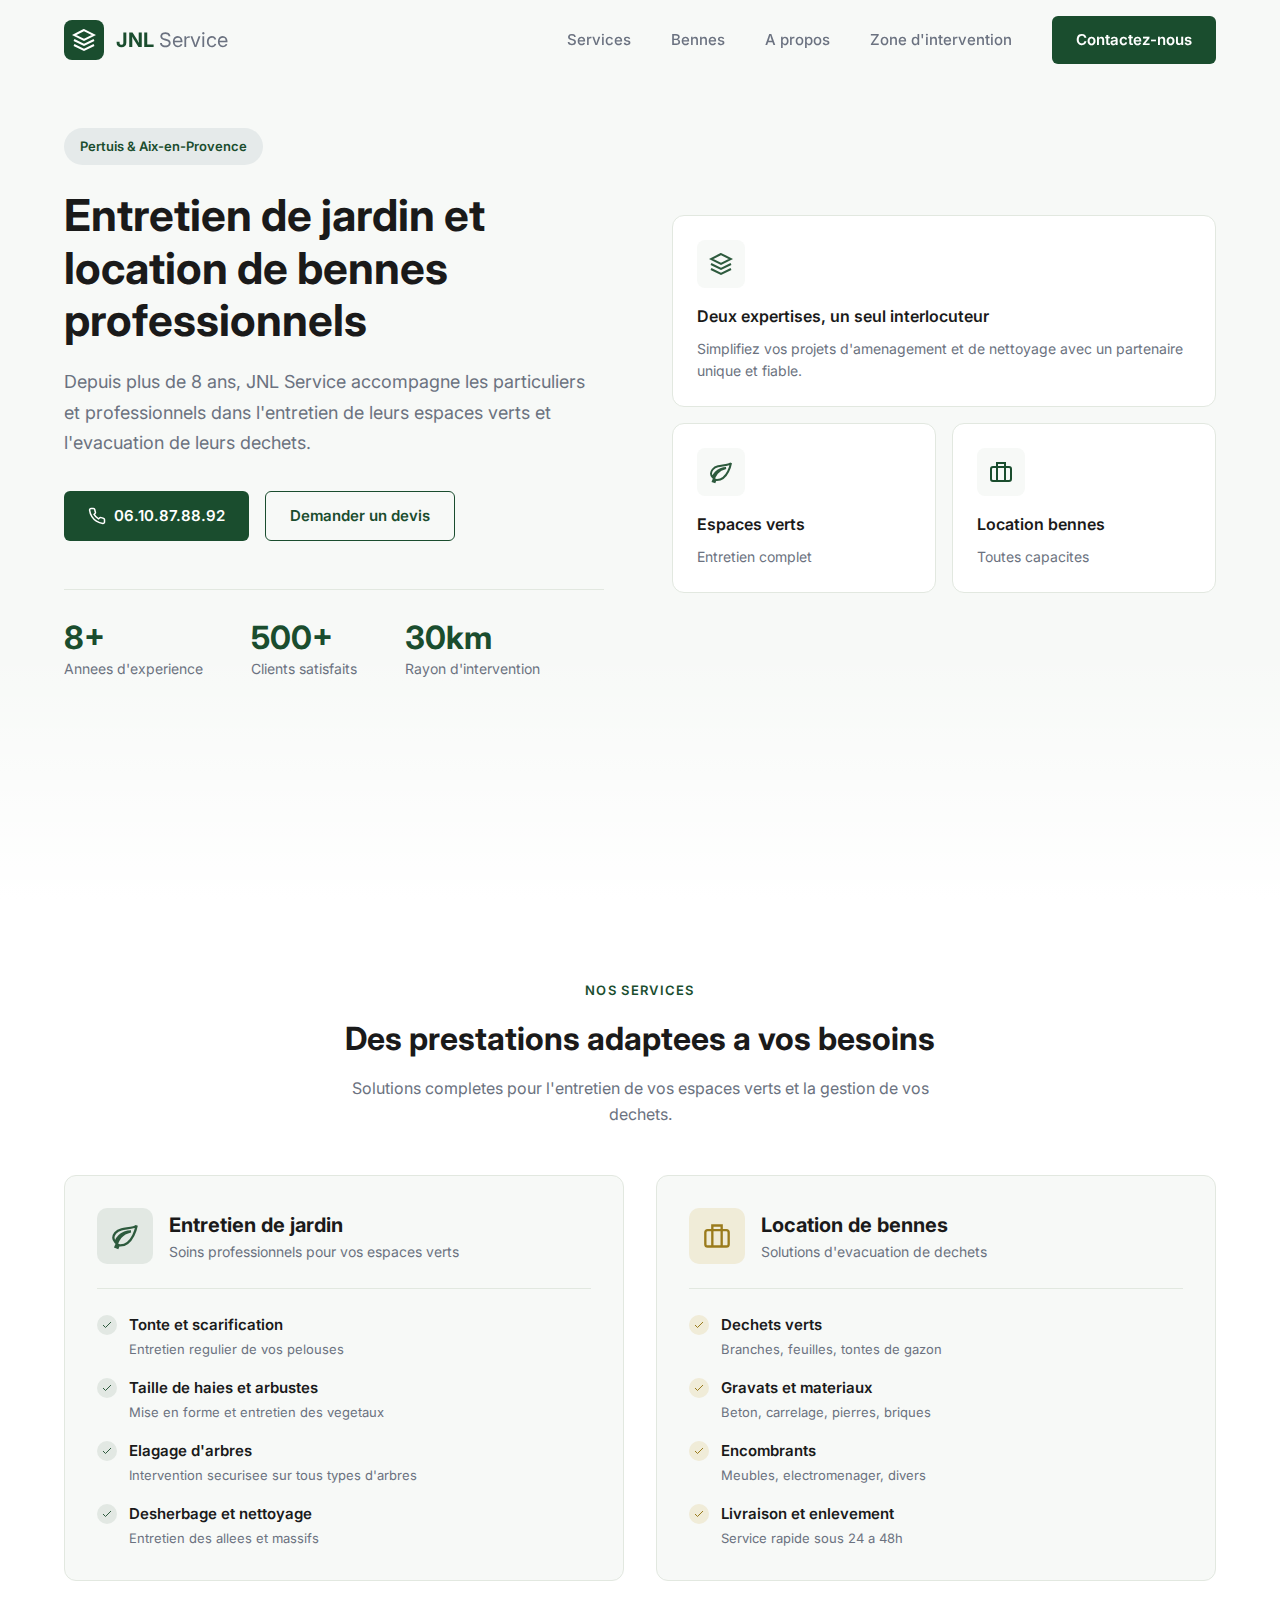
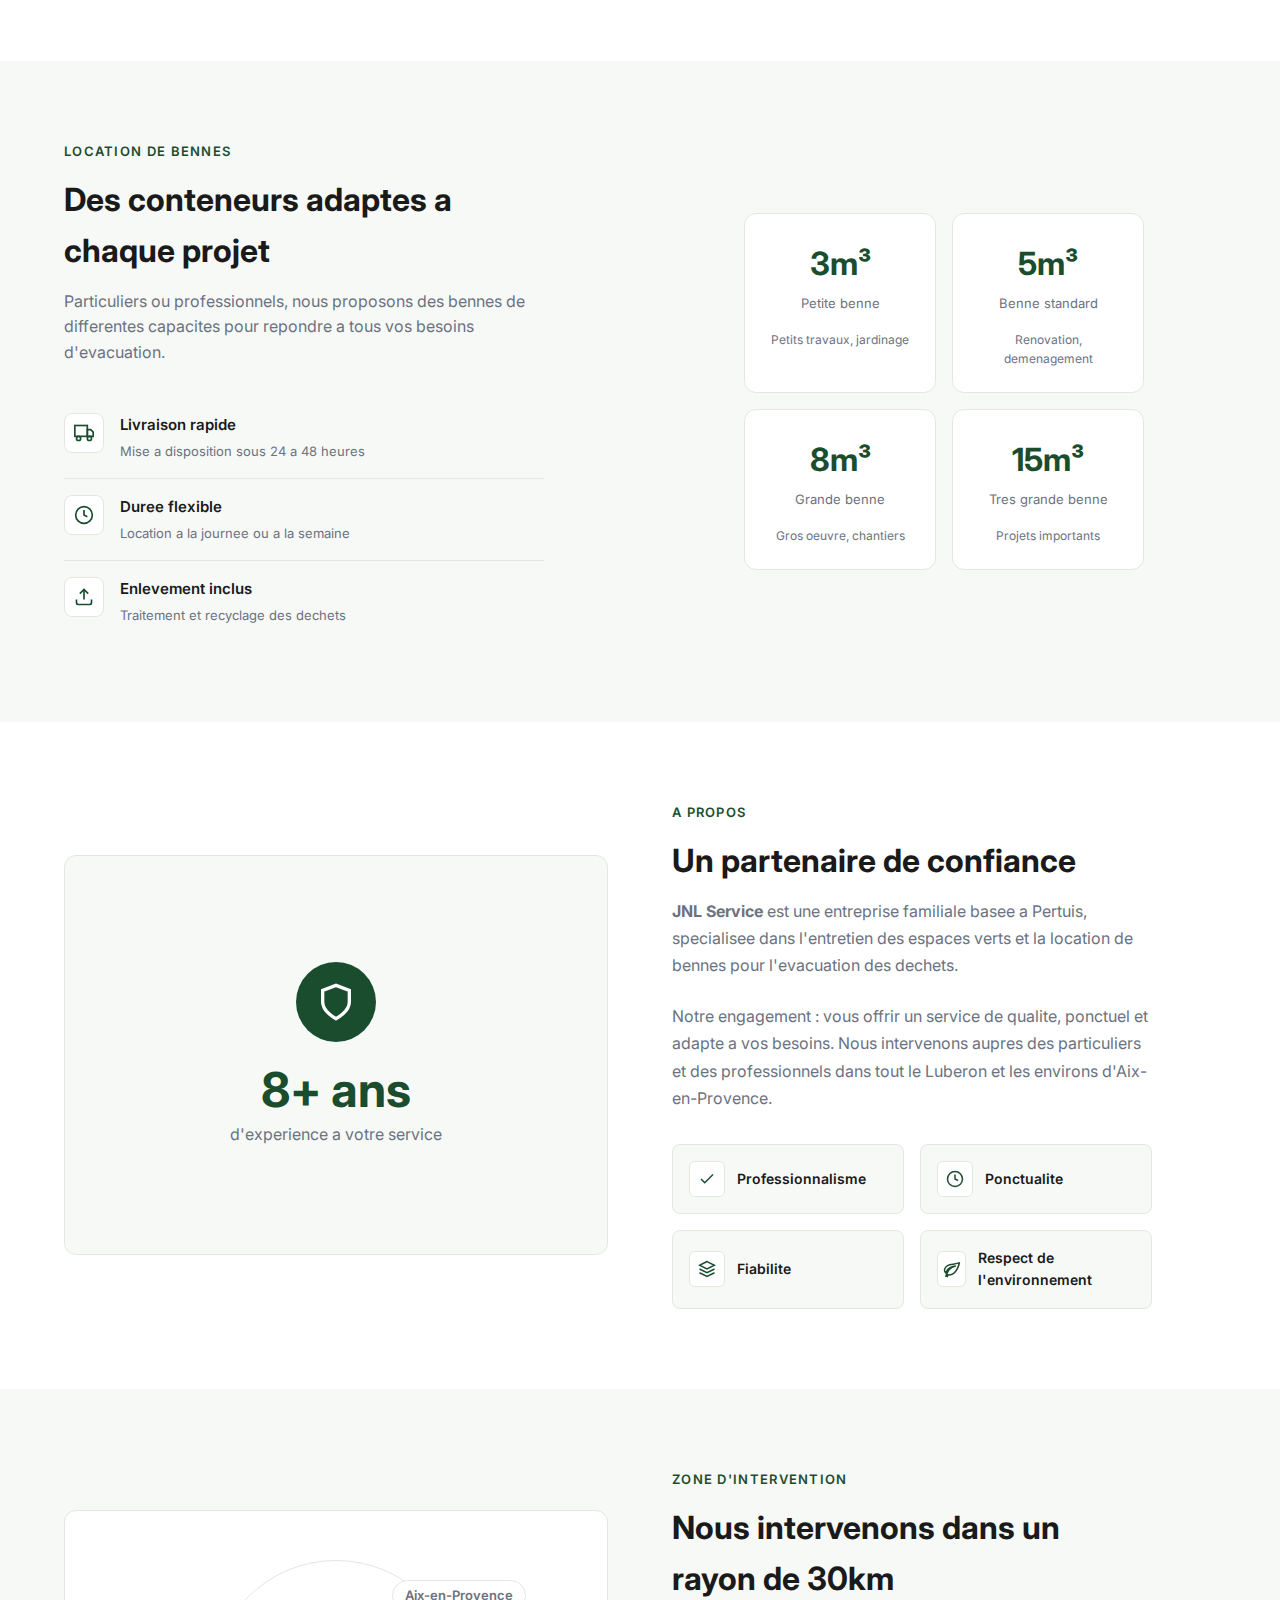
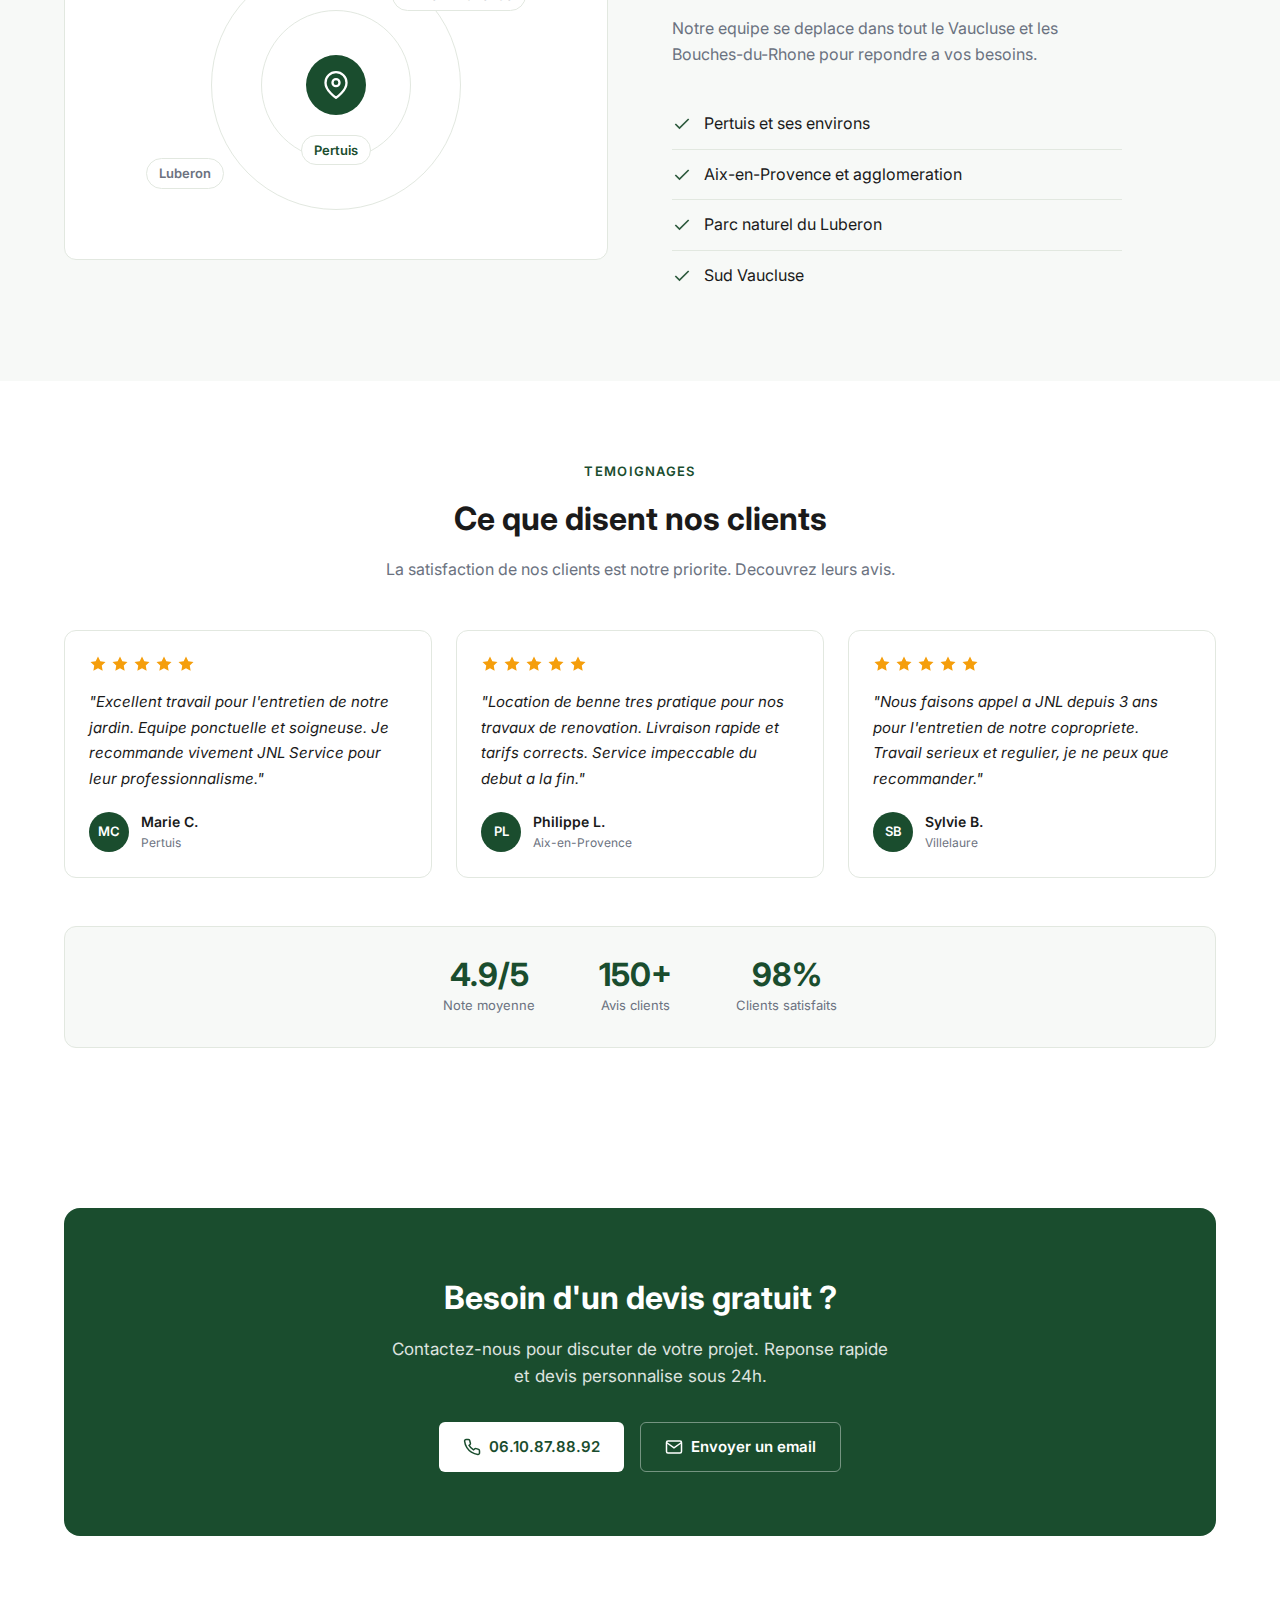
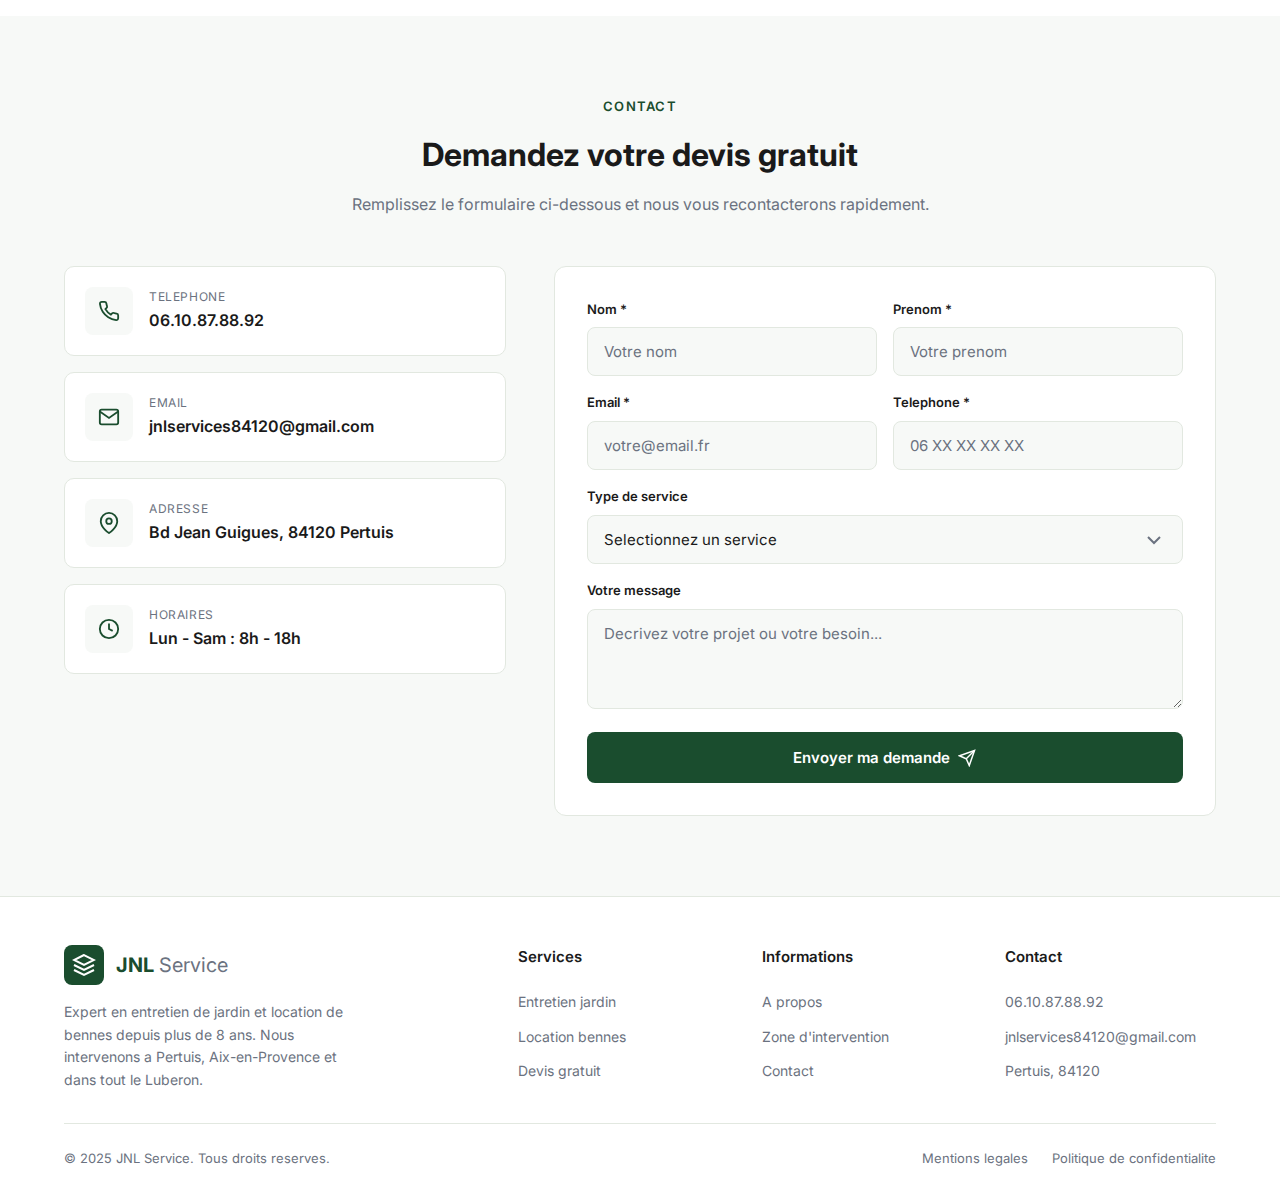
<file: index3-bg-topo.html>
<!doctype html>
<html lang="fr">
    <head>
        <meta charset="UTF-8" />
        <meta name="viewport" content="width=device-width, initial-scale=1.0" />
        <meta
            name="description"
            content="JNL Service - Expert en entretien de jardin et location de bennes à Pertuis et Aix-en-Provence. Plus de 8 ans d'expérience. Devis gratuit au 06.10.87.88.92"
        />
        <meta
            name="keywords"
            content="entretien jardin, location benne, Pertuis, Aix-en-Provence, évacuation déchets, paysagiste, tonte pelouse, élagage"
        />

        <!-- Open Graph -->
        <meta property="og:type" content="website" />
        <meta property="og:url" content="https://jnl-service.fr/" />
        <meta
            property="og:title"
            content="JNL Service | Jardin & Bennes - Pertuis"
        />
        <meta
            property="og:description"
            content="Deux expertises, un seul interlocuteur. Entretien de jardin et location de bennes."
        />

        <link rel="canonical" href="https://jnl-service.fr/" />
        <link rel="icon" type="image/svg+xml" href="images/favicon.svg" />

        <!-- Fonts -->
        <link rel="preconnect" href="https://fonts.googleapis.com" />
        <link rel="preconnect" href="https://fonts.gstatic.com" crossorigin />
        <link
            href="https://fonts.googleapis.com/css2?family=Inter:wght@400;500;600;700&display=swap"
            rel="stylesheet"
        />

        <title>
            JNL Service | Entretien Jardin & Location Bennes - Pertuis,
            Aix-en-Provence
        </title>

        <!-- Schema.org -->
        <script type="application/ld+json">
            {
                "@context": "https://schema.org",
                "@type": "LocalBusiness",
                "name": "JNL Service",
                "description": "Expert en entretien de jardin et location de bennes",
                "url": "https://jnl-service.fr",
                "telephone": "+33610878892",
                "email": "jnlservices84120@gmail.com",
                "address": {
                    "@type": "PostalAddress",
                    "streetAddress": "Bd Jean Guigues",
                    "addressLocality": "Pertuis",
                    "postalCode": "84120",
                    "addressCountry": "FR"
                },
                "areaServed": [
                    "Pertuis",
                    "Aix-en-Provence",
                    "Luberon",
                    "Vaucluse"
                ]
            }
        </script>

        <style>
            /* ============================================
           VARIABLES & RESET
           ============================================ */
            /* PALETTE VERT FORET - Corporate mais nature */
            :root {
                --primary: #1a4d2e;
                --primary-dark: #133d23;
                --secondary: #2d5a3d;
                --accent: #8b7355;
                --text: #1a1a1a;
                --text-light: #6b7280;
                --bg: #ffffff;
                --bg-alt: #f7f9f7;
                --border: #e2e8e0;
                --font: "Inter", -apple-system, BlinkMacSystemFont, sans-serif;
            }

            *,
            *::before,
            *::after {
                box-sizing: border-box;
                margin: 0;
                padding: 0;
            }

            html {
                scroll-behavior: smooth;
            }

            body {
                font-family: var(--font);
                background: var(--bg);
                color: var(--text);
                line-height: 1.6;
            }

            a {
                color: inherit;
                text-decoration: none;
            }

            ul {
                list-style: none;
            }

            img {
                max-width: 100%;
                display: block;
            }

            .container {
                width: 100%;
                max-width: 1200px;
                margin: 0 auto;
                padding: 0 1.5rem;
            }

            /* ============================================
           HEADER
           ============================================ */
            .header {
                position: fixed;
                top: 0;
                left: 0;
                right: 0;
                z-index: 1000;
                background: transparent;
                border-bottom: 1px solid transparent;
                transition:
                    background 0.3s,
                    border-color 0.3s,
                    box-shadow 0.3s;
            }

            .header.scrolled {
                background: var(--bg);
                border-bottom: 1px solid var(--border);
                box-shadow: 0 2px 10px rgba(0, 0, 0, 0.05);
            }

            .header-inner {
                display: flex;
                justify-content: space-between;
                align-items: center;
                padding: 1rem 0;
            }

            .logo {
                display: flex;
                align-items: center;
                gap: 0.75rem;
            }

            .logo-icon {
                width: 40px;
                height: 40px;
                background: var(--primary);
                border-radius: 8px;
                display: flex;
                align-items: center;
                justify-content: center;
                color: white;
            }

            .logo-icon svg {
                width: 24px;
                height: 24px;
            }

            .logo-text {
                font-size: 1.25rem;
                font-weight: 700;
                color: var(--primary);
            }

            .logo-text span {
                font-weight: 400;
                color: var(--text-light);
            }

            .nav {
                display: flex;
                align-items: center;
                gap: 2.5rem;
            }

            .nav-link {
                font-size: 0.9375rem;
                font-weight: 500;
                color: var(--text-light);
                transition: color 0.2s;
            }

            .nav-link:hover {
                color: var(--primary);
            }

            .btn {
                display: inline-flex;
                align-items: center;
                gap: 0.5rem;
                padding: 0.75rem 1.5rem;
                font-family: var(--font);
                font-size: 0.9375rem;
                font-weight: 600;
                border-radius: 6px;
                transition: all 0.2s;
                cursor: pointer;
                border: none;
            }

            .btn-primary {
                background: var(--primary);
                color: white;
            }

            .btn-primary:hover {
                background: var(--primary-dark);
            }

            .btn-outline {
                background: transparent;
                color: var(--primary);
                border: 1px solid var(--primary);
            }

            .btn-outline:hover {
                background: var(--primary);
                color: white;
            }

            .btn svg {
                width: 18px;
                height: 18px;
            }

            .nav-toggle {
                display: none;
                flex-direction: column;
                gap: 5px;
                cursor: pointer;
                padding: 0.5rem;
            }

            .nav-toggle span {
                width: 24px;
                height: 2px;
                background: var(--text);
                transition: all 0.3s;
            }

            /* ============================================
           HERO
           ============================================ */
            /* HERO AVEC IMAGE FULL SCREEN */
            .hero {
                padding: 8rem 0 5rem;
                background: var(--bg-alt);
                position: relative;
                overflow: hidden;
                min-height: 100vh;
            }

            .hero::before {
                content: "";
                position: absolute;
                top: 0;
                left: 0;
                width: 100%;
                height: 100%;
                background-image: url("https://images.unsplash.com/photo-1558904541-efa843a96f01?w=1920&q=80");
                background-size: cover;
                background-position: center;
                pointer-events: none;
                opacity: 0.2;
            }

            .hero::after {
                content: "";
                position: absolute;
                bottom: 0;
                left: 0;
                width: 100%;
                height: 250px;
                background: linear-gradient(
                    to top,
                    var(--bg) 0%,
                    transparent 100%
                );
                pointer-events: none;
            }

            .hero > .container {
                position: relative;
                z-index: 1;
            }

            .hero-grid {
                display: grid;
                grid-template-columns: 1fr 1fr;
                gap: 4rem;
                align-items: center;
            }

            .hero-content {
                max-width: 540px;
            }

            .hero-badge {
                display: inline-flex;
                align-items: center;
                gap: 0.5rem;
                padding: 0.5rem 1rem;
                background: rgba(30, 58, 95, 0.08);
                border-radius: 100px;
                font-size: 0.8125rem;
                font-weight: 600;
                color: var(--primary);
                margin-bottom: 1.5rem;
            }

            .hero-title {
                font-size: 2.75rem;
                font-weight: 700;
                line-height: 1.2;
                color: var(--text);
                margin-bottom: 1.25rem;
            }

            .hero-subtitle {
                font-size: 1.125rem;
                color: var(--text-light);
                margin-bottom: 2rem;
                line-height: 1.7;
            }

            .hero-buttons {
                display: flex;
                gap: 1rem;
                margin-bottom: 3rem;
            }

            .hero-stats {
                display: flex;
                gap: 3rem;
                padding-top: 2rem;
                border-top: 1px solid var(--border);
            }

            .stat {
                text-align: left;
            }

            .stat-number {
                font-size: 2rem;
                font-weight: 700;
                color: var(--primary);
                line-height: 1;
            }

            .stat-label {
                font-size: 0.875rem;
                color: var(--text-light);
                margin-top: 0.25rem;
            }

            .hero-visual {
                display: grid;
                grid-template-columns: 1fr 1fr;
                gap: 1rem;
            }

            .hero-card {
                background: white;
                border: 1px solid var(--border);
                border-radius: 12px;
                padding: 1.5rem;
                transition: box-shadow 0.2s;
            }

            .hero-card:hover {
                box-shadow: 0 4px 20px rgba(0, 0, 0, 0.08);
            }

            .hero-card:first-child {
                grid-column: span 2;
            }

            .hero-card-icon {
                width: 48px;
                height: 48px;
                background: var(--bg-alt);
                border-radius: 8px;
                display: flex;
                align-items: center;
                justify-content: center;
                margin-bottom: 1rem;
            }

            .hero-card-icon svg {
                width: 24px;
                height: 24px;
            }

            .hero-card-icon.green {
                color: var(--secondary);
            }

            .hero-card-icon.blue {
                color: var(--primary);
            }

            .hero-card h3 {
                font-size: 1rem;
                font-weight: 600;
                margin-bottom: 0.5rem;
            }

            .hero-card p {
                font-size: 0.875rem;
                color: var(--text-light);
            }

            /* ============================================
           SERVICES
           ============================================ */
            .services {
                padding: 5rem 0;
            }

            .section-header {
                text-align: center;
                margin-bottom: 3rem;
            }

            .section-label {
                font-size: 0.8125rem;
                font-weight: 600;
                text-transform: uppercase;
                letter-spacing: 0.1em;
                color: var(--primary);
                margin-bottom: 0.75rem;
            }

            .section-title {
                font-size: 2rem;
                font-weight: 700;
                color: var(--text);
                margin-bottom: 0.75rem;
            }

            .section-subtitle {
                font-size: 1rem;
                color: var(--text-light);
                max-width: 600px;
                margin: 0 auto;
            }

            .services-grid {
                display: grid;
                grid-template-columns: repeat(2, 1fr);
                gap: 2rem;
            }

            .service-block {
                background: var(--bg-alt);
                border: 1px solid var(--border);
                border-radius: 12px;
                padding: 2rem;
            }

            .service-block-header {
                display: flex;
                align-items: center;
                gap: 1rem;
                margin-bottom: 1.5rem;
                padding-bottom: 1.5rem;
                border-bottom: 1px solid var(--border);
            }

            .service-block-icon {
                width: 56px;
                height: 56px;
                border-radius: 10px;
                display: flex;
                align-items: center;
                justify-content: center;
            }

            .service-block-icon.green {
                background: rgba(45, 90, 61, 0.1);
                color: var(--secondary);
            }

            .service-block-icon.orange {
                background: rgba(201, 162, 39, 0.15);
                color: #9a7b1c;
            }

            .service-block-icon svg {
                width: 28px;
                height: 28px;
            }

            .service-block-title {
                font-size: 1.25rem;
                font-weight: 700;
            }

            .service-block-desc {
                font-size: 0.875rem;
                color: var(--text-light);
            }

            .service-list {
                display: grid;
                gap: 1rem;
            }

            .service-item {
                display: flex;
                align-items: flex-start;
                gap: 0.75rem;
            }

            .service-item-icon {
                width: 20px;
                height: 20px;
                border-radius: 50%;
                display: flex;
                align-items: center;
                justify-content: center;
                flex-shrink: 0;
                margin-top: 2px;
            }

            .service-item-icon.green {
                background: rgba(45, 90, 61, 0.1);
                color: var(--secondary);
            }

            .service-item-icon.orange {
                background: rgba(201, 162, 39, 0.15);
                color: #9a7b1c;
            }

            .service-item-icon svg {
                width: 12px;
                height: 12px;
            }

            .service-item-content h4 {
                font-size: 0.9375rem;
                font-weight: 600;
                margin-bottom: 0.125rem;
            }

            .service-item-content p {
                font-size: 0.8125rem;
                color: var(--text-light);
            }

            /* ============================================
           BENNES SECTION
           ============================================ */
            .bennes {
                padding: 5rem 0;
                background: var(--bg-alt);
            }

            .bennes-grid {
                display: grid;
                grid-template-columns: 1fr 1fr;
                gap: 4rem;
                align-items: center;
            }

            .bennes-content {
                max-width: 480px;
            }

            .bennes-features {
                margin-top: 2rem;
            }

            .benne-feature {
                display: flex;
                gap: 1rem;
                padding: 1rem 0;
                border-bottom: 1px solid var(--border);
            }

            .benne-feature:last-child {
                border-bottom: none;
            }

            .benne-feature-icon {
                width: 40px;
                height: 40px;
                background: white;
                border: 1px solid var(--border);
                border-radius: 8px;
                display: flex;
                align-items: center;
                justify-content: center;
                flex-shrink: 0;
                color: var(--primary);
            }

            .benne-feature-icon svg {
                width: 20px;
                height: 20px;
            }

            .benne-feature h4 {
                font-size: 0.9375rem;
                font-weight: 600;
                margin-bottom: 0.25rem;
            }

            .benne-feature p {
                font-size: 0.8125rem;
                color: var(--text-light);
            }

            .bennes-visual {
                display: flex;
                justify-content: center;
            }

            .bennes-cards {
                display: grid;
                grid-template-columns: repeat(2, 1fr);
                gap: 1rem;
                width: 100%;
                max-width: 400px;
            }

            .benne-card {
                background: white;
                border: 1px solid var(--border);
                border-radius: 12px;
                padding: 1.5rem;
                text-align: center;
            }

            .benne-card-size {
                font-size: 2rem;
                font-weight: 700;
                color: var(--primary);
                margin-bottom: 0.25rem;
            }

            .benne-card-label {
                font-size: 0.8125rem;
                color: var(--text-light);
                margin-bottom: 1rem;
            }

            .benne-card-uses {
                font-size: 0.75rem;
                color: var(--text-light);
            }

            /* ============================================
           ABOUT
           ============================================ */
            .about {
                padding: 5rem 0;
            }

            .about-grid {
                display: grid;
                grid-template-columns: 1fr 1fr;
                gap: 4rem;
                align-items: center;
            }

            .about-visual {
                background: var(--bg-alt);
                border: 1px solid var(--border);
                border-radius: 12px;
                padding: 3rem;
                display: flex;
                flex-direction: column;
                align-items: center;
                justify-content: center;
                text-align: center;
                min-height: 400px;
            }

            .about-visual-icon {
                width: 80px;
                height: 80px;
                background: var(--primary);
                border-radius: 50%;
                display: flex;
                align-items: center;
                justify-content: center;
                color: white;
                margin-bottom: 1.5rem;
            }

            .about-visual-icon svg {
                width: 40px;
                height: 40px;
            }

            .about-visual h3 {
                font-size: 3rem;
                font-weight: 700;
                color: var(--primary);
                line-height: 1;
            }

            .about-visual p {
                font-size: 1rem;
                color: var(--text-light);
                margin-top: 0.5rem;
            }

            .about-content {
                max-width: 480px;
            }

            .about-text {
                font-size: 1rem;
                color: var(--text-light);
                margin-bottom: 1.5rem;
                line-height: 1.7;
            }

            .about-values {
                display: grid;
                grid-template-columns: repeat(2, 1fr);
                gap: 1rem;
                margin-top: 2rem;
            }

            .value-item {
                display: flex;
                align-items: center;
                gap: 0.75rem;
                padding: 1rem;
                background: var(--bg-alt);
                border: 1px solid var(--border);
                border-radius: 8px;
            }

            .value-icon {
                width: 36px;
                height: 36px;
                background: white;
                border: 1px solid var(--border);
                border-radius: 6px;
                display: flex;
                align-items: center;
                justify-content: center;
                color: var(--primary);
            }

            .value-icon svg {
                width: 18px;
                height: 18px;
            }

            .value-text {
                font-size: 0.875rem;
                font-weight: 600;
            }

            /* ============================================
           ZONE
           ============================================ */
            .zone {
                padding: 5rem 0;
                background: var(--bg-alt);
            }

            .zone-grid {
                display: grid;
                grid-template-columns: 1fr 1fr;
                gap: 4rem;
                align-items: center;
            }

            .zone-map {
                background: white;
                border: 1px solid var(--border);
                border-radius: 12px;
                padding: 2rem;
                min-height: 350px;
                display: flex;
                align-items: center;
                justify-content: center;
                position: relative;
            }

            .zone-map-center {
                width: 60px;
                height: 60px;
                background: var(--primary);
                border-radius: 50%;
                display: flex;
                align-items: center;
                justify-content: center;
                color: white;
                position: relative;
                z-index: 2;
            }

            .zone-map-center svg {
                width: 28px;
                height: 28px;
            }

            .zone-map-ring {
                position: absolute;
                border: 1px solid var(--border);
                border-radius: 50%;
            }

            .zone-map-ring:nth-child(2) {
                width: 150px;
                height: 150px;
            }

            .zone-map-ring:nth-child(3) {
                width: 250px;
                height: 250px;
            }

            .zone-map-ring:nth-child(4) {
                width: 350px;
                height: 350px;
            }

            .zone-label {
                position: absolute;
                font-size: 0.8125rem;
                font-weight: 600;
                color: var(--text-light);
                background: white;
                padding: 0.25rem 0.75rem;
                border-radius: 100px;
                border: 1px solid var(--border);
            }

            .zone-label.pertuis {
                top: 50%;
                left: 50%;
                transform: translate(-50%, 50px);
                color: var(--primary);
            }

            .zone-label.aix {
                top: 20%;
                right: 15%;
            }

            .zone-label.luberon {
                bottom: 20%;
                left: 15%;
            }

            .zone-content {
                max-width: 450px;
            }

            .zone-list {
                margin-top: 2rem;
            }

            .zone-item {
                display: flex;
                align-items: center;
                gap: 0.75rem;
                padding: 0.75rem 0;
                border-bottom: 1px solid var(--border);
            }

            .zone-item:last-child {
                border-bottom: none;
            }

            .zone-item svg {
                width: 20px;
                height: 20px;
                color: var(--secondary);
            }

            .zone-item span {
                font-size: 1rem;
            }

            /* ============================================
           TESTIMONIALS
           ============================================ */
            .testimonials {
                padding: 5rem 0;
            }

            .testimonials-grid {
                display: grid;
                grid-template-columns: repeat(3, 1fr);
                gap: 1.5rem;
                margin-bottom: 3rem;
            }

            .testimonial-card {
                background: white;
                border: 1px solid var(--border);
                border-radius: 12px;
                padding: 1.5rem;
                transition: box-shadow 0.2s;
            }

            .testimonial-card:hover {
                box-shadow: 0 4px 20px rgba(0, 0, 0, 0.08);
            }

            .testimonial-stars {
                display: flex;
                gap: 0.25rem;
                margin-bottom: 1rem;
            }

            .testimonial-stars svg {
                width: 18px;
                height: 18px;
                color: #f59e0b;
            }

            .testimonial-text {
                font-size: 0.9375rem;
                color: var(--text);
                line-height: 1.7;
                margin-bottom: 1.25rem;
                font-style: italic;
            }

            .testimonial-author {
                display: flex;
                align-items: center;
                gap: 0.75rem;
            }

            .testimonial-avatar {
                width: 40px;
                height: 40px;
                background: var(--primary);
                color: white;
                border-radius: 50%;
                display: flex;
                align-items: center;
                justify-content: center;
                font-size: 0.8125rem;
                font-weight: 600;
            }

            .testimonial-name {
                font-size: 0.875rem;
                font-weight: 600;
                color: var(--text);
            }

            .testimonial-location {
                font-size: 0.75rem;
                color: var(--text-light);
            }

            .testimonials-stats {
                display: flex;
                justify-content: center;
                gap: 4rem;
                padding: 2rem;
                background: var(--bg-alt);
                border-radius: 12px;
                border: 1px solid var(--border);
            }

            .testimonial-stat {
                text-align: center;
            }

            .testimonial-stat-number {
                font-size: 2rem;
                font-weight: 700;
                color: var(--primary);
                line-height: 1;
            }

            .testimonial-stat-label {
                font-size: 0.8125rem;
                color: var(--text-light);
                margin-top: 0.25rem;
            }

            /* ============================================
           CTA
           ============================================ */
            .cta {
                padding: 5rem 0;
            }

            .cta-box {
                background: var(--primary);
                border-radius: 16px;
                padding: 4rem;
                text-align: center;
                color: white;
            }

            .cta-title {
                font-size: 2rem;
                font-weight: 700;
                margin-bottom: 0.75rem;
            }

            .cta-subtitle {
                font-size: 1.0625rem;
                opacity: 0.85;
                margin-bottom: 2rem;
                max-width: 500px;
                margin-left: auto;
                margin-right: auto;
            }

            .cta-buttons {
                display: flex;
                justify-content: center;
                gap: 1rem;
                flex-wrap: wrap;
            }

            .btn-white {
                background: white;
                color: var(--primary);
            }

            .btn-white:hover {
                background: #f0f0f0;
            }

            .btn-ghost {
                background: transparent;
                color: white;
                border: 1px solid rgba(255, 255, 255, 0.4);
            }

            .btn-ghost:hover {
                background: rgba(255, 255, 255, 0.1);
                border-color: rgba(255, 255, 255, 0.6);
            }

            /* ============================================
           CONTACT
           ============================================ */
            .contact {
                padding: 5rem 0;
                background: var(--bg-alt);
            }

            .contact-grid {
                display: grid;
                grid-template-columns: 1fr 1.5fr;
                gap: 3rem;
            }

            .contact-info {
                display: flex;
                flex-direction: column;
                gap: 1rem;
            }

            .contact-card {
                display: flex;
                align-items: center;
                gap: 1rem;
                padding: 1.25rem;
                background: white;
                border: 1px solid var(--border);
                border-radius: 10px;
            }

            .contact-card-icon {
                width: 48px;
                height: 48px;
                background: var(--bg-alt);
                border-radius: 8px;
                display: flex;
                align-items: center;
                justify-content: center;
                color: var(--primary);
                flex-shrink: 0;
            }

            .contact-card-icon svg {
                width: 22px;
                height: 22px;
            }

            .contact-card-label {
                font-size: 0.75rem;
                color: var(--text-light);
                text-transform: uppercase;
                letter-spacing: 0.05em;
                margin-bottom: 0.125rem;
            }

            .contact-card-value {
                font-size: 1rem;
                font-weight: 600;
            }

            .contact-card-value a:hover {
                color: var(--primary);
            }

            .contact-form {
                background: white;
                border: 1px solid var(--border);
                border-radius: 12px;
                padding: 2rem;
            }

            .form-row {
                display: grid;
                grid-template-columns: 1fr 1fr;
                gap: 1rem;
            }

            .form-group {
                margin-bottom: 1rem;
            }

            .form-group label {
                display: block;
                font-size: 0.8125rem;
                font-weight: 600;
                margin-bottom: 0.5rem;
                color: var(--text);
            }

            .form-group input,
            .form-group select,
            .form-group textarea {
                width: 100%;
                padding: 0.875rem 1rem;
                background: var(--bg-alt);
                border: 1px solid var(--border);
                border-radius: 8px;
                font-family: var(--font);
                font-size: 0.9375rem;
                color: var(--text);
                transition: all 0.2s;
            }

            .form-group input:focus,
            .form-group select:focus,
            .form-group textarea:focus {
                outline: none;
                border-color: var(--primary);
                background: white;
            }

            .form-group input::placeholder,
            .form-group textarea::placeholder {
                color: var(--text-light);
            }

            .form-group select {
                cursor: pointer;
                appearance: none;
                background-image: url("data:image/svg+xml,%3Csvg xmlns='http://www.w3.org/2000/svg' width='24' height='24' viewBox='0 0 24 24' fill='none' stroke='%236b7280' stroke-width='2'%3E%3Cpath d='M6 9l6 6 6-6'/%3E%3C/svg%3E");
                background-repeat: no-repeat;
                background-position: right 1rem center;
                padding-right: 3rem;
            }

            .form-group textarea {
                resize: vertical;
                min-height: 100px;
            }

            .btn-submit {
                width: 100%;
                padding: 1rem;
                background: var(--primary);
                color: white;
                font-family: var(--font);
                font-size: 0.9375rem;
                font-weight: 600;
                border: none;
                border-radius: 8px;
                cursor: pointer;
                display: flex;
                align-items: center;
                justify-content: center;
                gap: 0.5rem;
                transition: all 0.2s;
            }

            .btn-submit:hover {
                background: var(--primary-dark);
            }

            .btn-submit svg {
                width: 18px;
                height: 18px;
            }

            /* ============================================
           FOOTER
           ============================================ */
            .footer {
                padding: 3rem 0 1.5rem;
                border-top: 1px solid var(--border);
            }

            .footer-grid {
                display: grid;
                grid-template-columns: 2fr 1fr 1fr 1fr;
                gap: 2rem;
                padding-bottom: 2rem;
                border-bottom: 1px solid var(--border);
            }

            .footer-brand {
                max-width: 280px;
            }

            .footer-brand .logo {
                margin-bottom: 1rem;
            }

            .footer-desc {
                font-size: 0.875rem;
                color: var(--text-light);
                line-height: 1.6;
            }

            .footer-title {
                font-size: 0.9375rem;
                font-weight: 600;
                margin-bottom: 1rem;
                color: var(--text);
            }

            .footer-links a {
                display: block;
                font-size: 0.875rem;
                color: var(--text-light);
                padding: 0.375rem 0;
                transition: color 0.2s;
            }

            .footer-links a:hover {
                color: var(--primary);
            }

            .footer-bottom {
                padding-top: 1.5rem;
                display: flex;
                justify-content: space-between;
                align-items: center;
                font-size: 0.8125rem;
                color: var(--text-light);
            }

            .footer-legal {
                display: flex;
                gap: 1.5rem;
            }

            .footer-legal a:hover {
                color: var(--primary);
            }

            /* ============================================
           RESPONSIVE
           ============================================ */
            @media (max-width: 1024px) {
                .hero-grid,
                .services-grid,
                .bennes-grid,
                .about-grid,
                .zone-grid {
                    grid-template-columns: 1fr;
                    gap: 3rem;
                }

                .hero-content,
                .bennes-content,
                .about-content,
                .zone-content {
                    max-width: 100%;
                }

                .footer-grid {
                    grid-template-columns: repeat(2, 1fr);
                }

                .testimonials-grid {
                    grid-template-columns: 1fr;
                }

                .testimonials-stats {
                    gap: 2rem;
                }
            }

            @media (max-width: 768px) {
                .nav {
                    position: fixed;
                    top: 0;
                    right: -100%;
                    width: 80%;
                    max-width: 300px;
                    height: 100vh;
                    background: var(--bg);
                    flex-direction: column;
                    justify-content: center;
                    gap: 1.5rem;
                    padding: 2rem;
                    transition: right 0.3s ease;
                    border-left: 1px solid var(--border);
                }

                .nav.active {
                    right: 0;
                }

                .nav-toggle {
                    display: flex;
                }

                .nav-toggle.active span:nth-child(1) {
                    transform: rotate(45deg) translate(5px, 5px);
                }

                .nav-toggle.active span:nth-child(2) {
                    opacity: 0;
                }

                .nav-toggle.active span:nth-child(3) {
                    transform: rotate(-45deg) translate(5px, -5px);
                }

                .hero-title {
                    font-size: 2rem;
                }

                .hero-stats {
                    flex-wrap: wrap;
                    gap: 2rem;
                }

                .hero-visual {
                    grid-template-columns: 1fr;
                }

                .hero-card:first-child {
                    grid-column: span 1;
                }

                .services-grid {
                    grid-template-columns: 1fr;
                }

                .bennes-cards {
                    grid-template-columns: 1fr;
                }

                .contact-grid {
                    grid-template-columns: 1fr;
                }

                .form-row {
                    grid-template-columns: 1fr;
                }

                .cta-box {
                    padding: 3rem 2rem;
                }

                .footer-grid {
                    grid-template-columns: 1fr;
                    text-align: center;
                }

                .footer-brand {
                    max-width: 100%;
                }

                .footer-brand .logo {
                    justify-content: center;
                }

                .footer-bottom {
                    flex-direction: column;
                    gap: 1rem;
                }
            }

            @media (max-width: 480px) {
                .container {
                    padding: 0 1rem;
                }

                .hero {
                    padding: 7rem 0 3rem;
                }

                .hero-buttons {
                    flex-direction: column;
                }

                .about-values {
                    grid-template-columns: 1fr;
                }

                .testimonials-stats {
                    flex-direction: column;
                    gap: 1.5rem;
                }
            }
        </style>
    </head>
    <body>
        <!-- Header -->
        <header class="header">
            <div class="container">
                <div class="header-inner">
                    <a href="#" class="logo">
                        <div class="logo-icon">
                            <svg
                                viewBox="0 0 24 24"
                                fill="none"
                                stroke="currentColor"
                                stroke-width="2"
                            >
                                <path d="M12 2L2 7l10 5 10-5-10-5z" />
                                <path d="M2 17l10 5 10-5" />
                                <path d="M2 12l10 5 10-5" />
                            </svg>
                        </div>
                        <div class="logo-text">JNL <span>Service</span></div>
                    </a>

                    <nav class="nav" id="nav">
                        <a href="#services" class="nav-link">Services</a>
                        <a href="#bennes" class="nav-link">Bennes</a>
                        <a href="#about" class="nav-link">A propos</a>
                        <a href="#zone" class="nav-link">Zone d'intervention</a>
                        <a href="#contact" class="btn btn-primary"
                            >Contactez-nous</a
                        >
                    </nav>

                    <div class="nav-toggle" id="navToggle">
                        <span></span>
                        <span></span>
                        <span></span>
                    </div>
                </div>
            </div>
        </header>

        <!-- Hero -->
        <section class="hero">
            <div class="container">
                <div class="hero-grid">
                    <div class="hero-content">
                        <div class="hero-badge">Pertuis & Aix-en-Provence</div>
                        <h1 class="hero-title">
                            Entretien de jardin et location de bennes
                            professionnels
                        </h1>
                        <p class="hero-subtitle">
                            Depuis plus de 8 ans, JNL Service accompagne les
                            particuliers et professionnels dans l'entretien de
                            leurs espaces verts et l'evacuation de leurs
                            dechets.
                        </p>
                        <div class="hero-buttons">
                            <a href="tel:0610878892" class="btn btn-primary">
                                <svg
                                    viewBox="0 0 24 24"
                                    fill="none"
                                    stroke="currentColor"
                                    stroke-width="2"
                                >
                                    <path
                                        d="M22 16.92v3a2 2 0 0 1-2.18 2 19.79 19.79 0 0 1-8.63-3.07 19.5 19.5 0 0 1-6-6 19.79 19.79 0 0 1-3.07-8.67A2 2 0 0 1 4.11 2h3a2 2 0 0 1 2 1.72 12.84 12.84 0 0 0 .7 2.81 2 2 0 0 1-.45 2.11L8.09 9.91a16 16 0 0 0 6 6l1.27-1.27a2 2 0 0 1 2.11-.45 12.84 12.84 0 0 0 2.81.7A2 2 0 0 1 22 16.92z"
                                    />
                                </svg>
                                06.10.87.88.92
                            </a>
                            <a href="#contact" class="btn btn-outline"
                                >Demander un devis</a
                            >
                        </div>
                        <div class="hero-stats">
                            <div class="stat">
                                <div class="stat-number">8+</div>
                                <div class="stat-label">
                                    Annees d'experience
                                </div>
                            </div>
                            <div class="stat">
                                <div class="stat-number">500+</div>
                                <div class="stat-label">Clients satisfaits</div>
                            </div>
                            <div class="stat">
                                <div class="stat-number">30km</div>
                                <div class="stat-label">
                                    Rayon d'intervention
                                </div>
                            </div>
                        </div>
                    </div>

                    <div class="hero-visual">
                        <div class="hero-card">
                            <div class="hero-card-icon green">
                                <svg
                                    viewBox="0 0 24 24"
                                    fill="none"
                                    stroke="currentColor"
                                    stroke-width="2"
                                >
                                    <path d="M12 2L2 7l10 5 10-5-10-5z" />
                                    <path d="M2 17l10 5 10-5" />
                                    <path d="M2 12l10 5 10-5" />
                                </svg>
                            </div>
                            <h3>Deux expertises, un seul interlocuteur</h3>
                            <p>
                                Simplifiez vos projets d'amenagement et de
                                nettoyage avec un partenaire unique et fiable.
                            </p>
                        </div>
                        <div class="hero-card">
                            <div class="hero-card-icon green">
                                <svg
                                    viewBox="0 0 24 24"
                                    fill="none"
                                    stroke="currentColor"
                                    stroke-width="2"
                                >
                                    <path
                                        d="M17 8C8 10 5.9 16.17 3.82 21.34l1.89.66.95-2.3c.48.17.98.3 1.34.3C19 20 22 3 22 3c-1 2-8 2.25-13 3.25S2 11.5 2 13.5s1.75 3.75 1.75 3.75C7 8 17 8 17 8z"
                                    />
                                </svg>
                            </div>
                            <h3>Espaces verts</h3>
                            <p>Entretien complet</p>
                        </div>
                        <div class="hero-card">
                            <div class="hero-card-icon blue">
                                <svg
                                    viewBox="0 0 24 24"
                                    fill="none"
                                    stroke="currentColor"
                                    stroke-width="2"
                                >
                                    <rect
                                        x="2"
                                        y="7"
                                        width="20"
                                        height="14"
                                        rx="2"
                                        ry="2"
                                    />
                                    <polyline points="16,21 16,3 8,3 8,21" />
                                </svg>
                            </div>
                            <h3>Location bennes</h3>
                            <p>Toutes capacites</p>
                        </div>
                    </div>
                </div>
            </div>
        </section>

        <!-- Services -->
        <section class="services" id="services">
            <div class="container">
                <div class="section-header">
                    <div class="section-label">Nos services</div>
                    <h2 class="section-title">
                        Des prestations adaptees a vos besoins
                    </h2>
                    <p class="section-subtitle">
                        Solutions completes pour l'entretien de vos espaces
                        verts et la gestion de vos dechets.
                    </p>
                </div>

                <div class="services-grid">
                    <!-- Jardin -->
                    <div class="service-block">
                        <div class="service-block-header">
                            <div class="service-block-icon green">
                                <svg
                                    viewBox="0 0 24 24"
                                    fill="none"
                                    stroke="currentColor"
                                    stroke-width="2"
                                >
                                    <path
                                        d="M17 8C8 10 5.9 16.17 3.82 21.34l1.89.66.95-2.3c.48.17.98.3 1.34.3C19 20 22 3 22 3c-1 2-8 2.25-13 3.25S2 11.5 2 13.5s1.75 3.75 1.75 3.75C7 8 17 8 17 8z"
                                    />
                                </svg>
                            </div>
                            <div>
                                <h3 class="service-block-title">
                                    Entretien de jardin
                                </h3>
                                <p class="service-block-desc">
                                    Soins professionnels pour vos espaces verts
                                </p>
                            </div>
                        </div>
                        <div class="service-list">
                            <div class="service-item">
                                <div class="service-item-icon green">
                                    <svg
                                        viewBox="0 0 24 24"
                                        fill="none"
                                        stroke="currentColor"
                                        stroke-width="2"
                                    >
                                        <polyline points="20,6 9,17 4,12" />
                                    </svg>
                                </div>
                                <div class="service-item-content">
                                    <h4>Tonte et scarification</h4>
                                    <p>Entretien regulier de vos pelouses</p>
                                </div>
                            </div>
                            <div class="service-item">
                                <div class="service-item-icon green">
                                    <svg
                                        viewBox="0 0 24 24"
                                        fill="none"
                                        stroke="currentColor"
                                        stroke-width="2"
                                    >
                                        <polyline points="20,6 9,17 4,12" />
                                    </svg>
                                </div>
                                <div class="service-item-content">
                                    <h4>Taille de haies et arbustes</h4>
                                    <p>
                                        Mise en forme et entretien des vegetaux
                                    </p>
                                </div>
                            </div>
                            <div class="service-item">
                                <div class="service-item-icon green">
                                    <svg
                                        viewBox="0 0 24 24"
                                        fill="none"
                                        stroke="currentColor"
                                        stroke-width="2"
                                    >
                                        <polyline points="20,6 9,17 4,12" />
                                    </svg>
                                </div>
                                <div class="service-item-content">
                                    <h4>Elagage d'arbres</h4>
                                    <p>
                                        Intervention securisee sur tous types
                                        d'arbres
                                    </p>
                                </div>
                            </div>
                            <div class="service-item">
                                <div class="service-item-icon green">
                                    <svg
                                        viewBox="0 0 24 24"
                                        fill="none"
                                        stroke="currentColor"
                                        stroke-width="2"
                                    >
                                        <polyline points="20,6 9,17 4,12" />
                                    </svg>
                                </div>
                                <div class="service-item-content">
                                    <h4>Desherbage et nettoyage</h4>
                                    <p>Entretien des allees et massifs</p>
                                </div>
                            </div>
                        </div>
                    </div>

                    <!-- Bennes -->
                    <div class="service-block">
                        <div class="service-block-header">
                            <div class="service-block-icon orange">
                                <svg
                                    viewBox="0 0 24 24"
                                    fill="none"
                                    stroke="currentColor"
                                    stroke-width="2"
                                >
                                    <rect
                                        x="2"
                                        y="7"
                                        width="20"
                                        height="14"
                                        rx="2"
                                        ry="2"
                                    />
                                    <polyline points="16,21 16,3 8,3 8,21" />
                                </svg>
                            </div>
                            <div>
                                <h3 class="service-block-title">
                                    Location de bennes
                                </h3>
                                <p class="service-block-desc">
                                    Solutions d'evacuation de dechets
                                </p>
                            </div>
                        </div>
                        <div class="service-list">
                            <div class="service-item">
                                <div class="service-item-icon orange">
                                    <svg
                                        viewBox="0 0 24 24"
                                        fill="none"
                                        stroke="currentColor"
                                        stroke-width="2"
                                    >
                                        <polyline points="20,6 9,17 4,12" />
                                    </svg>
                                </div>
                                <div class="service-item-content">
                                    <h4>Dechets verts</h4>
                                    <p>Branches, feuilles, tontes de gazon</p>
                                </div>
                            </div>
                            <div class="service-item">
                                <div class="service-item-icon orange">
                                    <svg
                                        viewBox="0 0 24 24"
                                        fill="none"
                                        stroke="currentColor"
                                        stroke-width="2"
                                    >
                                        <polyline points="20,6 9,17 4,12" />
                                    </svg>
                                </div>
                                <div class="service-item-content">
                                    <h4>Gravats et materiaux</h4>
                                    <p>Beton, carrelage, pierres, briques</p>
                                </div>
                            </div>
                            <div class="service-item">
                                <div class="service-item-icon orange">
                                    <svg
                                        viewBox="0 0 24 24"
                                        fill="none"
                                        stroke="currentColor"
                                        stroke-width="2"
                                    >
                                        <polyline points="20,6 9,17 4,12" />
                                    </svg>
                                </div>
                                <div class="service-item-content">
                                    <h4>Encombrants</h4>
                                    <p>Meubles, electromenager, divers</p>
                                </div>
                            </div>
                            <div class="service-item">
                                <div class="service-item-icon orange">
                                    <svg
                                        viewBox="0 0 24 24"
                                        fill="none"
                                        stroke="currentColor"
                                        stroke-width="2"
                                    >
                                        <polyline points="20,6 9,17 4,12" />
                                    </svg>
                                </div>
                                <div class="service-item-content">
                                    <h4>Livraison et enlevement</h4>
                                    <p>Service rapide sous 24 a 48h</p>
                                </div>
                            </div>
                        </div>
                    </div>
                </div>
            </div>
        </section>

        <!-- Bennes -->
        <section class="bennes" id="bennes">
            <div class="container">
                <div class="bennes-grid">
                    <div class="bennes-content">
                        <div class="section-label">Location de bennes</div>
                        <h2 class="section-title">
                            Des conteneurs adaptes a chaque projet
                        </h2>
                        <p class="section-subtitle">
                            Particuliers ou professionnels, nous proposons des
                            bennes de differentes capacites pour repondre a tous
                            vos besoins d'evacuation.
                        </p>

                        <div class="bennes-features">
                            <div class="benne-feature">
                                <div class="benne-feature-icon">
                                    <svg
                                        viewBox="0 0 24 24"
                                        fill="none"
                                        stroke="currentColor"
                                        stroke-width="2"
                                    >
                                        <rect
                                            x="1"
                                            y="3"
                                            width="15"
                                            height="13"
                                        />
                                        <polygon
                                            points="16,8 20,8 23,11 23,16 16,16"
                                        />
                                        <circle cx="5.5" cy="18.5" r="2.5" />
                                        <circle cx="18.5" cy="18.5" r="2.5" />
                                    </svg>
                                </div>
                                <div>
                                    <h4>Livraison rapide</h4>
                                    <p>
                                        Mise a disposition sous 24 a 48 heures
                                    </p>
                                </div>
                            </div>
                            <div class="benne-feature">
                                <div class="benne-feature-icon">
                                    <svg
                                        viewBox="0 0 24 24"
                                        fill="none"
                                        stroke="currentColor"
                                        stroke-width="2"
                                    >
                                        <circle cx="12" cy="12" r="10" />
                                        <polyline points="12,6 12,12 16,14" />
                                    </svg>
                                </div>
                                <div>
                                    <h4>Duree flexible</h4>
                                    <p>Location a la journee ou a la semaine</p>
                                </div>
                            </div>
                            <div class="benne-feature">
                                <div class="benne-feature-icon">
                                    <svg
                                        viewBox="0 0 24 24"
                                        fill="none"
                                        stroke="currentColor"
                                        stroke-width="2"
                                    >
                                        <path
                                            d="M21 15v4a2 2 0 0 1-2 2H5a2 2 0 0 1-2-2v-4"
                                        />
                                        <polyline points="17,8 12,3 7,8" />
                                        <line x1="12" y1="3" x2="12" y2="15" />
                                    </svg>
                                </div>
                                <div>
                                    <h4>Enlevement inclus</h4>
                                    <p>Traitement et recyclage des dechets</p>
                                </div>
                            </div>
                        </div>
                    </div>

                    <div class="bennes-visual">
                        <div class="bennes-cards">
                            <div class="benne-card">
                                <div class="benne-card-size">3m³</div>
                                <div class="benne-card-label">Petite benne</div>
                                <div class="benne-card-uses">
                                    Petits travaux, jardinage
                                </div>
                            </div>
                            <div class="benne-card">
                                <div class="benne-card-size">5m³</div>
                                <div class="benne-card-label">
                                    Benne standard
                                </div>
                                <div class="benne-card-uses">
                                    Renovation, demenagement
                                </div>
                            </div>
                            <div class="benne-card">
                                <div class="benne-card-size">8m³</div>
                                <div class="benne-card-label">Grande benne</div>
                                <div class="benne-card-uses">
                                    Gros oeuvre, chantiers
                                </div>
                            </div>
                            <div class="benne-card">
                                <div class="benne-card-size">15m³</div>
                                <div class="benne-card-label">
                                    Tres grande benne
                                </div>
                                <div class="benne-card-uses">
                                    Projets importants
                                </div>
                            </div>
                        </div>
                    </div>
                </div>
            </div>
        </section>

        <!-- About -->
        <section class="about" id="about">
            <div class="container">
                <div class="about-grid">
                    <div class="about-visual">
                        <div class="about-visual-icon">
                            <svg
                                viewBox="0 0 24 24"
                                fill="none"
                                stroke="currentColor"
                                stroke-width="2"
                            >
                                <path
                                    d="M12 22s8-4 8-10V5l-8-3-8 3v7c0 6 8 10 8 10z"
                                />
                            </svg>
                        </div>
                        <h3>8+ ans</h3>
                        <p>d'experience a votre service</p>
                    </div>

                    <div class="about-content">
                        <div class="section-label">A propos</div>
                        <h2 class="section-title">
                            Un partenaire de confiance
                        </h2>
                        <p class="about-text">
                            <strong>JNL Service</strong> est une entreprise
                            familiale basee a Pertuis, specialisee dans
                            l'entretien des espaces verts et la location de
                            bennes pour l'evacuation des dechets.
                        </p>
                        <p class="about-text">
                            Notre engagement : vous offrir un service de
                            qualite, ponctuel et adapte a vos besoins. Nous
                            intervenons aupres des particuliers et des
                            professionnels dans tout le Luberon et les environs
                            d'Aix-en-Provence.
                        </p>

                        <div class="about-values">
                            <div class="value-item">
                                <div class="value-icon">
                                    <svg
                                        viewBox="0 0 24 24"
                                        fill="none"
                                        stroke="currentColor"
                                        stroke-width="2"
                                    >
                                        <polyline points="20,6 9,17 4,12" />
                                    </svg>
                                </div>
                                <span class="value-text"
                                    >Professionnalisme</span
                                >
                            </div>
                            <div class="value-item">
                                <div class="value-icon">
                                    <svg
                                        viewBox="0 0 24 24"
                                        fill="none"
                                        stroke="currentColor"
                                        stroke-width="2"
                                    >
                                        <circle cx="12" cy="12" r="10" />
                                        <polyline points="12,6 12,12 16,14" />
                                    </svg>
                                </div>
                                <span class="value-text">Ponctualite</span>
                            </div>
                            <div class="value-item">
                                <div class="value-icon">
                                    <svg
                                        viewBox="0 0 24 24"
                                        fill="none"
                                        stroke="currentColor"
                                        stroke-width="2"
                                    >
                                        <path d="M12 2L2 7l10 5 10-5-10-5z" />
                                        <path d="M2 17l10 5 10-5" />
                                        <path d="M2 12l10 5 10-5" />
                                    </svg>
                                </div>
                                <span class="value-text">Fiabilite</span>
                            </div>
                            <div class="value-item">
                                <div class="value-icon">
                                    <svg
                                        viewBox="0 0 24 24"
                                        fill="none"
                                        stroke="currentColor"
                                        stroke-width="2"
                                    >
                                        <path
                                            d="M17 8C8 10 5.9 16.17 3.82 21.34l1.89.66.95-2.3c.48.17.98.3 1.34.3C19 20 22 3 22 3c-1 2-8 2.25-13 3.25S2 11.5 2 13.5s1.75 3.75 1.75 3.75C7 8 17 8 17 8z"
                                        />
                                    </svg>
                                </div>
                                <span class="value-text"
                                    >Respect de l'environnement</span
                                >
                            </div>
                        </div>
                    </div>
                </div>
            </div>
        </section>

        <!-- Zone -->
        <section class="zone" id="zone">
            <div class="container">
                <div class="zone-grid">
                    <div class="zone-map">
                        <div class="zone-map-ring"></div>
                        <div class="zone-map-ring"></div>
                        <div class="zone-map-ring"></div>
                        <div class="zone-map-center">
                            <svg
                                viewBox="0 0 24 24"
                                fill="none"
                                stroke="currentColor"
                                stroke-width="2"
                            >
                                <path
                                    d="M21 10c0 7-9 13-9 13s-9-6-9-13a9 9 0 0 1 18 0z"
                                />
                                <circle cx="12" cy="10" r="3" />
                            </svg>
                        </div>
                        <span class="zone-label pertuis">Pertuis</span>
                        <span class="zone-label aix">Aix-en-Provence</span>
                        <span class="zone-label luberon">Luberon</span>
                    </div>

                    <div class="zone-content">
                        <div class="section-label">Zone d'intervention</div>
                        <h2 class="section-title">
                            Nous intervenons dans un rayon de 30km
                        </h2>
                        <p class="section-subtitle">
                            Notre equipe se deplace dans tout le Vaucluse et les
                            Bouches-du-Rhone pour repondre a vos besoins.
                        </p>

                        <div class="zone-list">
                            <div class="zone-item">
                                <svg
                                    viewBox="0 0 24 24"
                                    fill="none"
                                    stroke="currentColor"
                                    stroke-width="2"
                                >
                                    <polyline points="20,6 9,17 4,12" />
                                </svg>
                                <span>Pertuis et ses environs</span>
                            </div>
                            <div class="zone-item">
                                <svg
                                    viewBox="0 0 24 24"
                                    fill="none"
                                    stroke="currentColor"
                                    stroke-width="2"
                                >
                                    <polyline points="20,6 9,17 4,12" />
                                </svg>
                                <span>Aix-en-Provence et agglomeration</span>
                            </div>
                            <div class="zone-item">
                                <svg
                                    viewBox="0 0 24 24"
                                    fill="none"
                                    stroke="currentColor"
                                    stroke-width="2"
                                >
                                    <polyline points="20,6 9,17 4,12" />
                                </svg>
                                <span>Parc naturel du Luberon</span>
                            </div>
                            <div class="zone-item">
                                <svg
                                    viewBox="0 0 24 24"
                                    fill="none"
                                    stroke="currentColor"
                                    stroke-width="2"
                                >
                                    <polyline points="20,6 9,17 4,12" />
                                </svg>
                                <span>Sud Vaucluse</span>
                            </div>
                        </div>
                    </div>
                </div>
            </div>
        </section>

        <!-- Temoignages -->
        <section class="testimonials">
            <div class="container">
                <div class="section-header">
                    <div class="section-label">Temoignages</div>
                    <h2 class="section-title">Ce que disent nos clients</h2>
                    <p class="section-subtitle">
                        La satisfaction de nos clients est notre priorite.
                        Decouvrez leurs avis.
                    </p>
                </div>

                <div class="testimonials-grid">
                    <div class="testimonial-card">
                        <div class="testimonial-stars">
                            <svg viewBox="0 0 24 24" fill="currentColor">
                                <path
                                    d="M12 2l3.09 6.26L22 9.27l-5 4.87 1.18 6.88L12 17.77l-6.18 3.25L7 14.14 2 9.27l6.91-1.01L12 2z"
                                />
                            </svg>
                            <svg viewBox="0 0 24 24" fill="currentColor">
                                <path
                                    d="M12 2l3.09 6.26L22 9.27l-5 4.87 1.18 6.88L12 17.77l-6.18 3.25L7 14.14 2 9.27l6.91-1.01L12 2z"
                                />
                            </svg>
                            <svg viewBox="0 0 24 24" fill="currentColor">
                                <path
                                    d="M12 2l3.09 6.26L22 9.27l-5 4.87 1.18 6.88L12 17.77l-6.18 3.25L7 14.14 2 9.27l6.91-1.01L12 2z"
                                />
                            </svg>
                            <svg viewBox="0 0 24 24" fill="currentColor">
                                <path
                                    d="M12 2l3.09 6.26L22 9.27l-5 4.87 1.18 6.88L12 17.77l-6.18 3.25L7 14.14 2 9.27l6.91-1.01L12 2z"
                                />
                            </svg>
                            <svg viewBox="0 0 24 24" fill="currentColor">
                                <path
                                    d="M12 2l3.09 6.26L22 9.27l-5 4.87 1.18 6.88L12 17.77l-6.18 3.25L7 14.14 2 9.27l6.91-1.01L12 2z"
                                />
                            </svg>
                        </div>
                        <p class="testimonial-text">
                            "Excellent travail pour l'entretien de notre jardin.
                            Equipe ponctuelle et soigneuse. Je recommande
                            vivement JNL Service pour leur professionnalisme."
                        </p>
                        <div class="testimonial-author">
                            <div class="testimonial-avatar">MC</div>
                            <div>
                                <div class="testimonial-name">Marie C.</div>
                                <div class="testimonial-location">Pertuis</div>
                            </div>
                        </div>
                    </div>

                    <div class="testimonial-card">
                        <div class="testimonial-stars">
                            <svg viewBox="0 0 24 24" fill="currentColor">
                                <path
                                    d="M12 2l3.09 6.26L22 9.27l-5 4.87 1.18 6.88L12 17.77l-6.18 3.25L7 14.14 2 9.27l6.91-1.01L12 2z"
                                />
                            </svg>
                            <svg viewBox="0 0 24 24" fill="currentColor">
                                <path
                                    d="M12 2l3.09 6.26L22 9.27l-5 4.87 1.18 6.88L12 17.77l-6.18 3.25L7 14.14 2 9.27l6.91-1.01L12 2z"
                                />
                            </svg>
                            <svg viewBox="0 0 24 24" fill="currentColor">
                                <path
                                    d="M12 2l3.09 6.26L22 9.27l-5 4.87 1.18 6.88L12 17.77l-6.18 3.25L7 14.14 2 9.27l6.91-1.01L12 2z"
                                />
                            </svg>
                            <svg viewBox="0 0 24 24" fill="currentColor">
                                <path
                                    d="M12 2l3.09 6.26L22 9.27l-5 4.87 1.18 6.88L12 17.77l-6.18 3.25L7 14.14 2 9.27l6.91-1.01L12 2z"
                                />
                            </svg>
                            <svg viewBox="0 0 24 24" fill="currentColor">
                                <path
                                    d="M12 2l3.09 6.26L22 9.27l-5 4.87 1.18 6.88L12 17.77l-6.18 3.25L7 14.14 2 9.27l6.91-1.01L12 2z"
                                />
                            </svg>
                        </div>
                        <p class="testimonial-text">
                            "Location de benne tres pratique pour nos travaux de
                            renovation. Livraison rapide et tarifs corrects.
                            Service impeccable du debut a la fin."
                        </p>
                        <div class="testimonial-author">
                            <div class="testimonial-avatar">PL</div>
                            <div>
                                <div class="testimonial-name">Philippe L.</div>
                                <div class="testimonial-location">
                                    Aix-en-Provence
                                </div>
                            </div>
                        </div>
                    </div>

                    <div class="testimonial-card">
                        <div class="testimonial-stars">
                            <svg viewBox="0 0 24 24" fill="currentColor">
                                <path
                                    d="M12 2l3.09 6.26L22 9.27l-5 4.87 1.18 6.88L12 17.77l-6.18 3.25L7 14.14 2 9.27l6.91-1.01L12 2z"
                                />
                            </svg>
                            <svg viewBox="0 0 24 24" fill="currentColor">
                                <path
                                    d="M12 2l3.09 6.26L22 9.27l-5 4.87 1.18 6.88L12 17.77l-6.18 3.25L7 14.14 2 9.27l6.91-1.01L12 2z"
                                />
                            </svg>
                            <svg viewBox="0 0 24 24" fill="currentColor">
                                <path
                                    d="M12 2l3.09 6.26L22 9.27l-5 4.87 1.18 6.88L12 17.77l-6.18 3.25L7 14.14 2 9.27l6.91-1.01L12 2z"
                                />
                            </svg>
                            <svg viewBox="0 0 24 24" fill="currentColor">
                                <path
                                    d="M12 2l3.09 6.26L22 9.27l-5 4.87 1.18 6.88L12 17.77l-6.18 3.25L7 14.14 2 9.27l6.91-1.01L12 2z"
                                />
                            </svg>
                            <svg viewBox="0 0 24 24" fill="currentColor">
                                <path
                                    d="M12 2l3.09 6.26L22 9.27l-5 4.87 1.18 6.88L12 17.77l-6.18 3.25L7 14.14 2 9.27l6.91-1.01L12 2z"
                                />
                            </svg>
                        </div>
                        <p class="testimonial-text">
                            "Nous faisons appel a JNL depuis 3 ans pour
                            l'entretien de notre copropriete. Travail serieux et
                            regulier, je ne peux que recommander."
                        </p>
                        <div class="testimonial-author">
                            <div class="testimonial-avatar">SB</div>
                            <div>
                                <div class="testimonial-name">Sylvie B.</div>
                                <div class="testimonial-location">
                                    Villelaure
                                </div>
                            </div>
                        </div>
                    </div>
                </div>

                <div class="testimonials-stats">
                    <div class="testimonial-stat">
                        <div class="testimonial-stat-number">4.9/5</div>
                        <div class="testimonial-stat-label">Note moyenne</div>
                    </div>
                    <div class="testimonial-stat">
                        <div class="testimonial-stat-number">150+</div>
                        <div class="testimonial-stat-label">Avis clients</div>
                    </div>
                    <div class="testimonial-stat">
                        <div class="testimonial-stat-number">98%</div>
                        <div class="testimonial-stat-label">
                            Clients satisfaits
                        </div>
                    </div>
                </div>
            </div>
        </section>

        <!-- CTA -->
        <section class="cta">
            <div class="container">
                <div class="cta-box">
                    <h2 class="cta-title">Besoin d'un devis gratuit ?</h2>
                    <p class="cta-subtitle">
                        Contactez-nous pour discuter de votre projet. Reponse
                        rapide et devis personnalise sous 24h.
                    </p>
                    <div class="cta-buttons">
                        <a href="tel:0610878892" class="btn btn-white">
                            <svg
                                viewBox="0 0 24 24"
                                fill="none"
                                stroke="currentColor"
                                stroke-width="2"
                            >
                                <path
                                    d="M22 16.92v3a2 2 0 0 1-2.18 2 19.79 19.79 0 0 1-8.63-3.07 19.5 19.5 0 0 1-6-6 19.79 19.79 0 0 1-3.07-8.67A2 2 0 0 1 4.11 2h3a2 2 0 0 1 2 1.72 12.84 12.84 0 0 0 .7 2.81 2 2 0 0 1-.45 2.11L8.09 9.91a16 16 0 0 0 6 6l1.27-1.27a2 2 0 0 1 2.11-.45 12.84 12.84 0 0 0 2.81.7A2 2 0 0 1 22 16.92z"
                                />
                            </svg>
                            06.10.87.88.92
                        </a>
                        <a
                            href="mailto:jnlservices84120@gmail.com"
                            class="btn btn-ghost"
                        >
                            <svg
                                viewBox="0 0 24 24"
                                fill="none"
                                stroke="currentColor"
                                stroke-width="2"
                            >
                                <path
                                    d="M4 4h16c1.1 0 2 .9 2 2v12c0 1.1-.9 2-2 2H4c-1.1 0-2-.9-2-2V6c0-1.1.9-2 2-2z"
                                />
                                <polyline points="22,6 12,13 2,6" />
                            </svg>
                            Envoyer un email
                        </a>
                    </div>
                </div>
            </div>
        </section>

        <!-- Contact -->
        <section class="contact" id="contact">
            <div class="container">
                <div class="section-header">
                    <div class="section-label">Contact</div>
                    <h2 class="section-title">Demandez votre devis gratuit</h2>
                    <p class="section-subtitle">
                        Remplissez le formulaire ci-dessous et nous vous
                        recontacterons rapidement.
                    </p>
                </div>

                <div class="contact-grid">
                    <div class="contact-info">
                        <div class="contact-card">
                            <div class="contact-card-icon">
                                <svg
                                    viewBox="0 0 24 24"
                                    fill="none"
                                    stroke="currentColor"
                                    stroke-width="2"
                                >
                                    <path
                                        d="M22 16.92v3a2 2 0 0 1-2.18 2 19.79 19.79 0 0 1-8.63-3.07 19.5 19.5 0 0 1-6-6 19.79 19.79 0 0 1-3.07-8.67A2 2 0 0 1 4.11 2h3a2 2 0 0 1 2 1.72 12.84 12.84 0 0 0 .7 2.81 2 2 0 0 1-.45 2.11L8.09 9.91a16 16 0 0 0 6 6l1.27-1.27a2 2 0 0 1 2.11-.45 12.84 12.84 0 0 0 2.81.7A2 2 0 0 1 22 16.92z"
                                    />
                                </svg>
                            </div>
                            <div>
                                <div class="contact-card-label">Telephone</div>
                                <div class="contact-card-value">
                                    <a href="tel:0610878892">06.10.87.88.92</a>
                                </div>
                            </div>
                        </div>
                        <div class="contact-card">
                            <div class="contact-card-icon">
                                <svg
                                    viewBox="0 0 24 24"
                                    fill="none"
                                    stroke="currentColor"
                                    stroke-width="2"
                                >
                                    <path
                                        d="M4 4h16c1.1 0 2 .9 2 2v12c0 1.1-.9 2-2 2H4c-1.1 0-2-.9-2-2V6c0-1.1.9-2 2-2z"
                                    />
                                    <polyline points="22,6 12,13 2,6" />
                                </svg>
                            </div>
                            <div>
                                <div class="contact-card-label">Email</div>
                                <div class="contact-card-value">
                                    <a href="mailto:jnlservices84120@gmail.com"
                                        >jnlservices84120@gmail.com</a
                                    >
                                </div>
                            </div>
                        </div>
                        <div class="contact-card">
                            <div class="contact-card-icon">
                                <svg
                                    viewBox="0 0 24 24"
                                    fill="none"
                                    stroke="currentColor"
                                    stroke-width="2"
                                >
                                    <path
                                        d="M21 10c0 7-9 13-9 13s-9-6-9-13a9 9 0 0 1 18 0z"
                                    />
                                    <circle cx="12" cy="10" r="3" />
                                </svg>
                            </div>
                            <div>
                                <div class="contact-card-label">Adresse</div>
                                <div class="contact-card-value">
                                    Bd Jean Guigues, 84120 Pertuis
                                </div>
                            </div>
                        </div>
                        <div class="contact-card">
                            <div class="contact-card-icon">
                                <svg
                                    viewBox="0 0 24 24"
                                    fill="none"
                                    stroke="currentColor"
                                    stroke-width="2"
                                >
                                    <circle cx="12" cy="12" r="10" />
                                    <polyline points="12,6 12,12 16,14" />
                                </svg>
                            </div>
                            <div>
                                <div class="contact-card-label">Horaires</div>
                                <div class="contact-card-value">
                                    Lun - Sam : 8h - 18h
                                </div>
                            </div>
                        </div>
                    </div>

                    <form class="contact-form" action="#" method="POST">
                        <div class="form-row">
                            <div class="form-group">
                                <label for="nom">Nom *</label>
                                <input
                                    type="text"
                                    id="nom"
                                    name="nom"
                                    placeholder="Votre nom"
                                    required
                                />
                            </div>
                            <div class="form-group">
                                <label for="prenom">Prenom *</label>
                                <input
                                    type="text"
                                    id="prenom"
                                    name="prenom"
                                    placeholder="Votre prenom"
                                    required
                                />
                            </div>
                        </div>
                        <div class="form-row">
                            <div class="form-group">
                                <label for="email">Email *</label>
                                <input
                                    type="email"
                                    id="email"
                                    name="email"
                                    placeholder="votre@email.fr"
                                    required
                                />
                            </div>
                            <div class="form-group">
                                <label for="telephone">Telephone *</label>
                                <input
                                    type="tel"
                                    id="telephone"
                                    name="telephone"
                                    placeholder="06 XX XX XX XX"
                                    required
                                />
                            </div>
                        </div>
                        <div class="form-group">
                            <label for="service">Type de service</label>
                            <select id="service" name="service">
                                <option value="">
                                    Selectionnez un service
                                </option>
                                <option value="jardin">
                                    Entretien de jardin
                                </option>
                                <option value="benne">Location de benne</option>
                                <option value="les-deux">
                                    Les deux services
                                </option>
                                <option value="autre">Autre demande</option>
                            </select>
                        </div>
                        <div class="form-group">
                            <label for="message">Votre message</label>
                            <textarea
                                id="message"
                                name="message"
                                placeholder="Decrivez votre projet ou votre besoin..."
                            ></textarea>
                        </div>
                        <button type="submit" class="btn-submit">
                            Envoyer ma demande
                            <svg
                                viewBox="0 0 24 24"
                                fill="none"
                                stroke="currentColor"
                                stroke-width="2"
                            >
                                <line x1="22" y1="2" x2="11" y2="13" />
                                <polygon points="22,2 15,22 11,13 2,9" />
                            </svg>
                        </button>
                    </form>
                </div>
            </div>
        </section>

        <!-- Footer -->
        <footer class="footer">
            <div class="container">
                <div class="footer-grid">
                    <div class="footer-brand">
                        <a href="#" class="logo">
                            <div class="logo-icon">
                                <svg
                                    viewBox="0 0 24 24"
                                    fill="none"
                                    stroke="currentColor"
                                    stroke-width="2"
                                >
                                    <path d="M12 2L2 7l10 5 10-5-10-5z" />
                                    <path d="M2 17l10 5 10-5" />
                                    <path d="M2 12l10 5 10-5" />
                                </svg>
                            </div>
                            <div class="logo-text">
                                JNL <span>Service</span>
                            </div>
                        </a>
                        <p class="footer-desc">
                            Expert en entretien de jardin et location de bennes
                            depuis plus de 8 ans. Nous intervenons a Pertuis,
                            Aix-en-Provence et dans tout le Luberon.
                        </p>
                    </div>

                    <div>
                        <h4 class="footer-title">Services</h4>
                        <nav class="footer-links">
                            <a href="#services">Entretien jardin</a>
                            <a href="#bennes">Location bennes</a>
                            <a href="#contact">Devis gratuit</a>
                        </nav>
                    </div>

                    <div>
                        <h4 class="footer-title">Informations</h4>
                        <nav class="footer-links">
                            <a href="#about">A propos</a>
                            <a href="#zone">Zone d'intervention</a>
                            <a href="#contact">Contact</a>
                        </nav>
                    </div>

                    <div>
                        <h4 class="footer-title">Contact</h4>
                        <nav class="footer-links">
                            <a href="tel:0610878892">06.10.87.88.92</a>
                            <a href="mailto:jnlservices84120@gmail.com"
                                >jnlservices84120@gmail.com</a
                            >
                            <a>Pertuis, 84120</a>
                        </nav>
                    </div>
                </div>

                <div class="footer-bottom">
                    <p>&copy; 2025 JNL Service. Tous droits reserves.</p>
                    <div class="footer-legal">
                        <a href="#">Mentions legales</a>
                        <a href="#">Politique de confidentialite</a>
                    </div>
                </div>
            </div>
        </footer>

        <script>
            // Header scroll effect
            const header = document.querySelector(".header");
            window.addEventListener("scroll", () => {
                if (window.scrollY > 50) {
                    header.classList.add("scrolled");
                } else {
                    header.classList.remove("scrolled");
                }
            });

            // Mobile navigation toggle
            const navToggle = document.getElementById("navToggle");
            const nav = document.getElementById("nav");

            navToggle.addEventListener("click", () => {
                navToggle.classList.toggle("active");
                nav.classList.toggle("active");
            });

            // Close mobile menu when clicking a link
            document.querySelectorAll(".nav-link").forEach((link) => {
                link.addEventListener("click", () => {
                    navToggle.classList.remove("active");
                    nav.classList.remove("active");
                });
            });

            // Smooth scroll for anchor links
            document.querySelectorAll('a[href^="#"]').forEach((anchor) => {
                anchor.addEventListener("click", function (e) {
                    e.preventDefault();
                    const target = document.querySelector(
                        this.getAttribute("href"),
                    );
                    if (target) {
                        target.scrollIntoView({
                            behavior: "smooth",
                            block: "start",
                        });
                    }
                });
            });
        </script>
    </body>
</html>
</file>
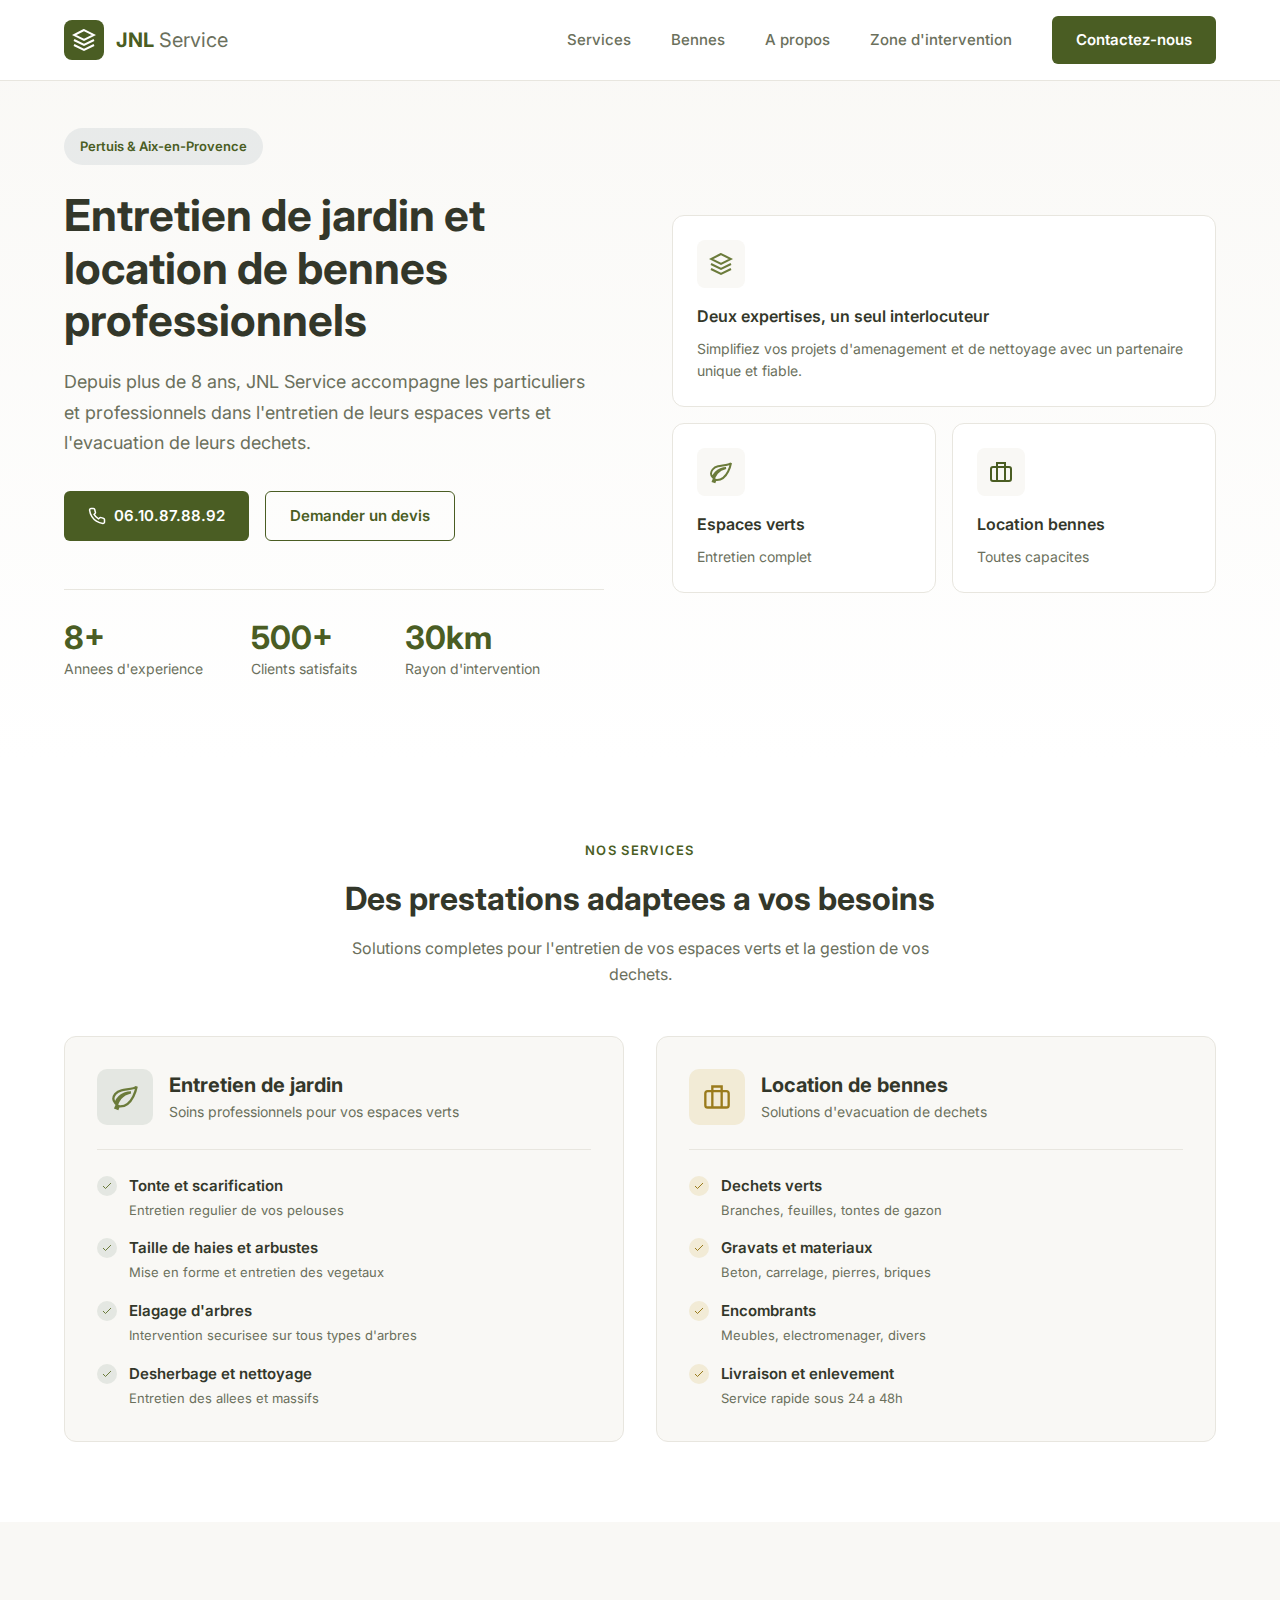
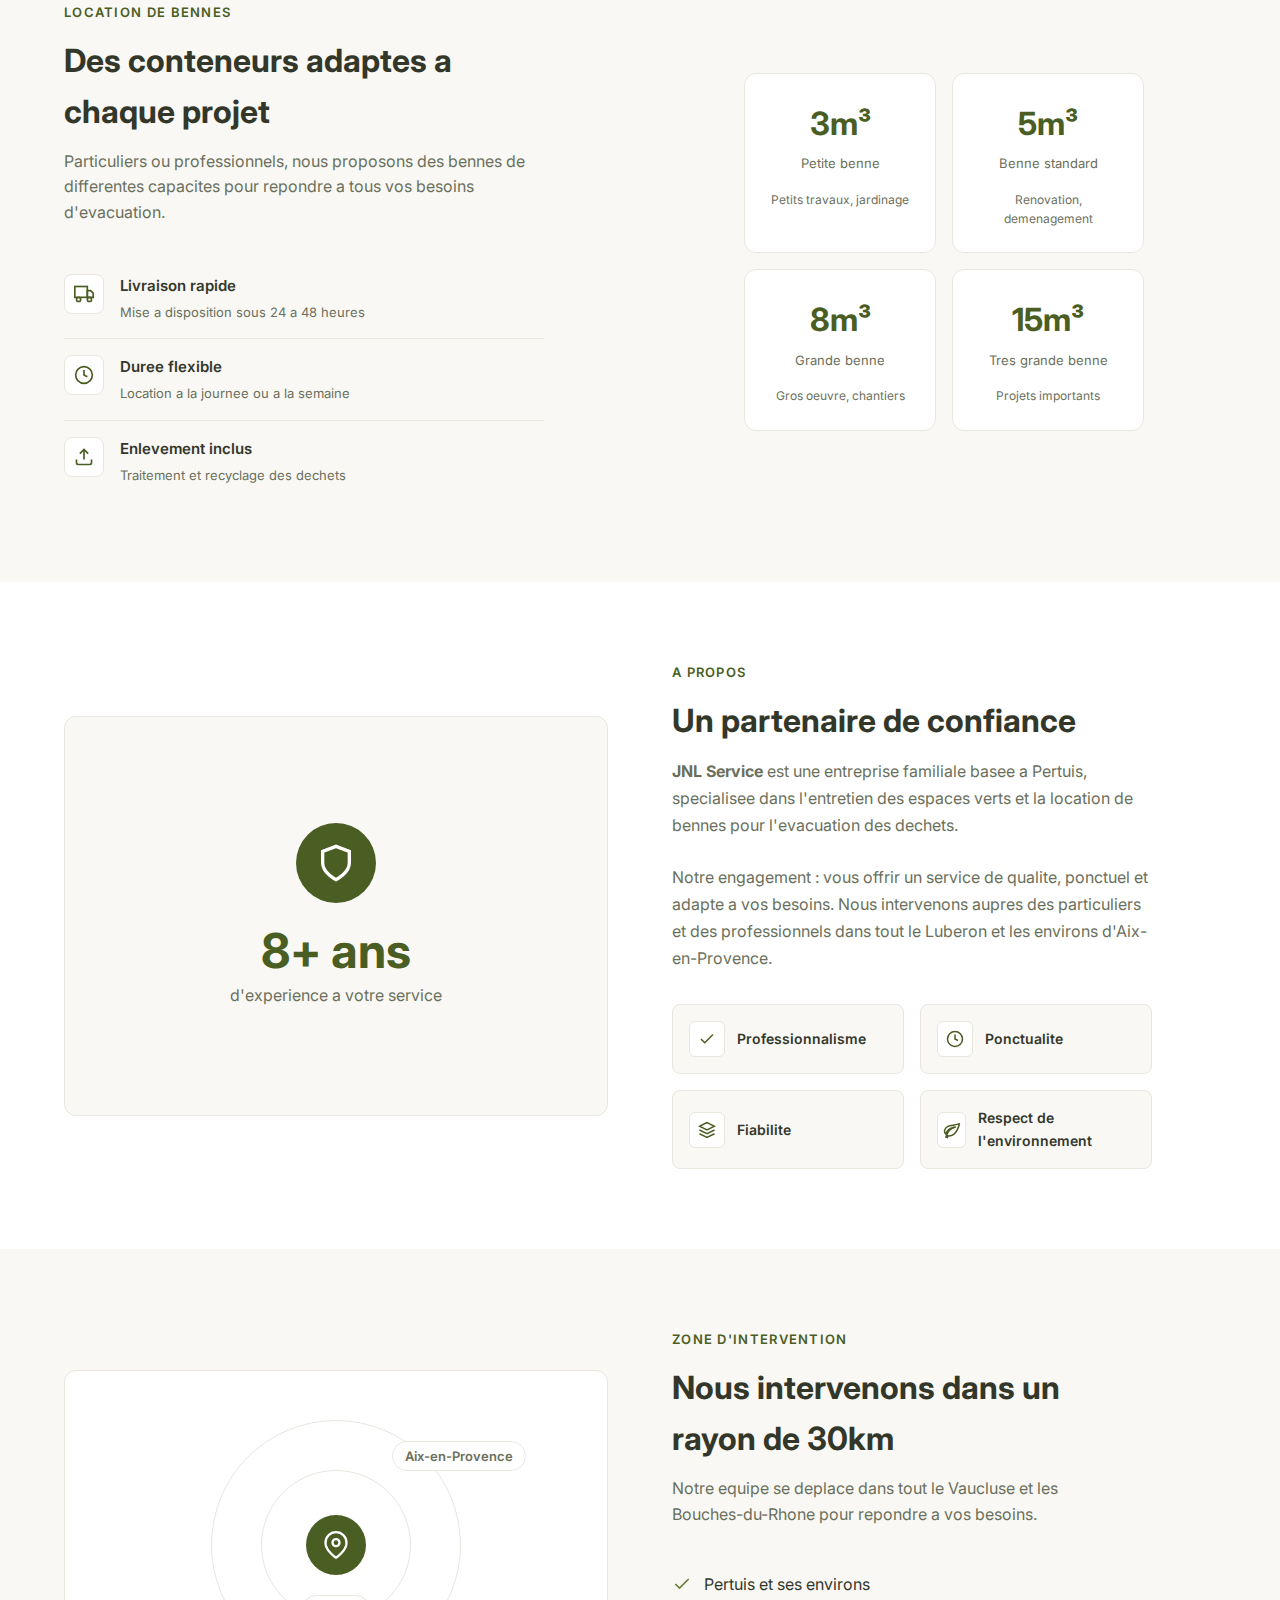
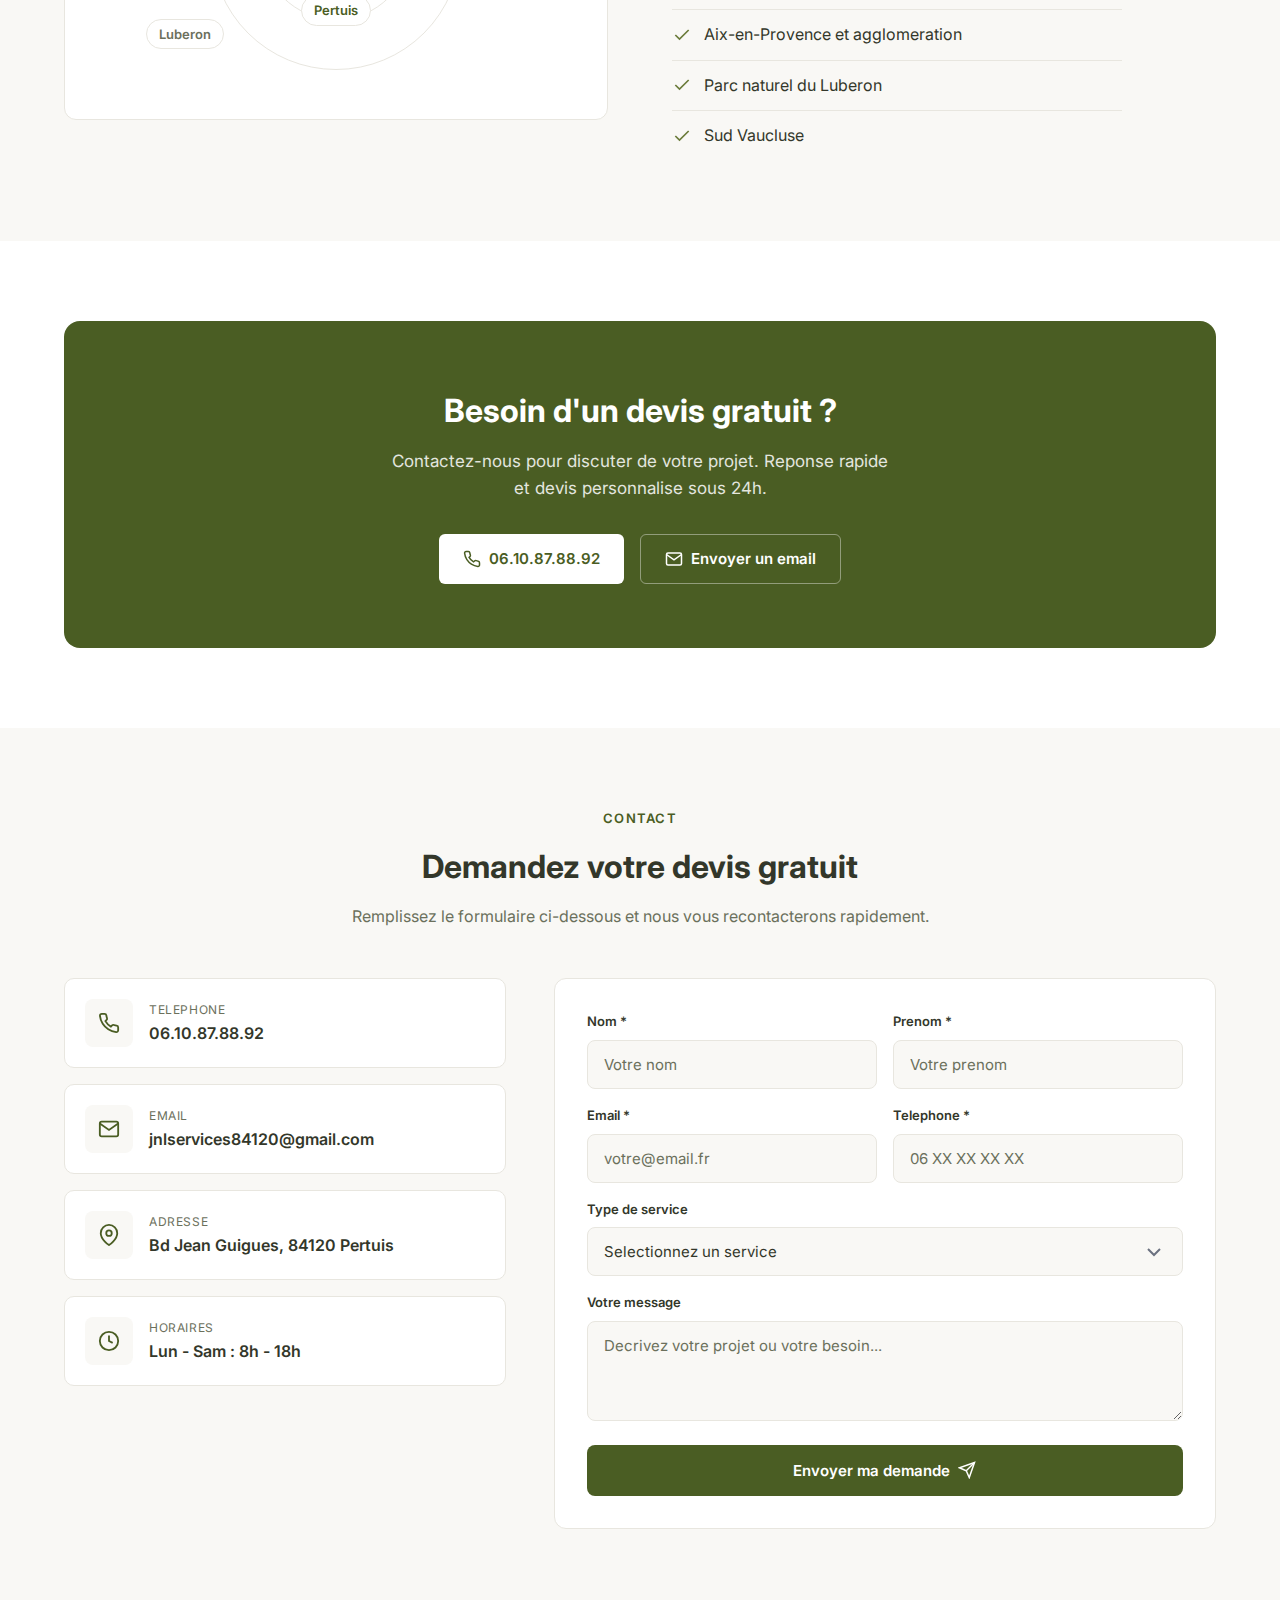
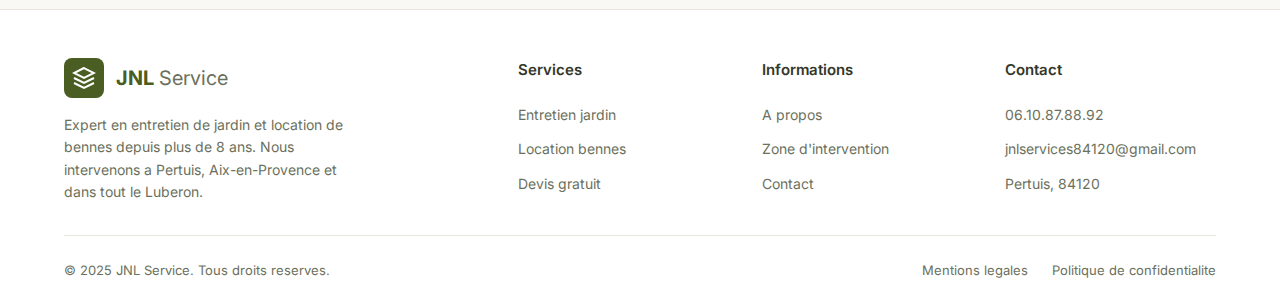
<file: index3-nature.html>
<!doctype html>
<html lang="fr">
    <head>
        <meta charset="UTF-8" />
        <meta name="viewport" content="width=device-width, initial-scale=1.0" />
        <meta
            name="description"
            content="JNL Service - Expert en entretien de jardin et location de bennes à Pertuis et Aix-en-Provence. Plus de 8 ans d'expérience. Devis gratuit au 06.10.87.88.92"
        />
        <meta
            name="keywords"
            content="entretien jardin, location benne, Pertuis, Aix-en-Provence, évacuation déchets, paysagiste, tonte pelouse, élagage"
        />

        <!-- Open Graph -->
        <meta property="og:type" content="website" />
        <meta property="og:url" content="https://jnl-service.fr/" />
        <meta
            property="og:title"
            content="JNL Service | Jardin & Bennes - Pertuis"
        />
        <meta
            property="og:description"
            content="Deux expertises, un seul interlocuteur. Entretien de jardin et location de bennes."
        />

        <link rel="canonical" href="https://jnl-service.fr/" />
        <link rel="icon" type="image/svg+xml" href="images/favicon.svg" />

        <!-- Fonts -->
        <link rel="preconnect" href="https://fonts.googleapis.com" />
        <link rel="preconnect" href="https://fonts.gstatic.com" crossorigin />
        <link
            href="https://fonts.googleapis.com/css2?family=Inter:wght@400;500;600;700&display=swap"
            rel="stylesheet"
        />

        <title>
            JNL Service | Entretien Jardin & Location Bennes - Pertuis,
            Aix-en-Provence
        </title>

        <!-- Schema.org -->
        <script type="application/ld+json">
            {
                "@context": "https://schema.org",
                "@type": "LocalBusiness",
                "name": "JNL Service",
                "description": "Expert en entretien de jardin et location de bennes",
                "url": "https://jnl-service.fr",
                "telephone": "+33610878892",
                "email": "jnlservices84120@gmail.com",
                "address": {
                    "@type": "PostalAddress",
                    "streetAddress": "Bd Jean Guigues",
                    "addressLocality": "Pertuis",
                    "postalCode": "84120",
                    "addressCountry": "FR"
                },
                "areaServed": [
                    "Pertuis",
                    "Aix-en-Provence",
                    "Luberon",
                    "Vaucluse"
                ]
            }
        </script>

        <style>
            /* ============================================
           VARIABLES & RESET
           ============================================ */
            /* PALETTE NATURE - Vert olive + tons terreux */
            :root {
                --primary: #4a5d23;
                --primary-dark: #3a4a1c;
                --secondary: #6b7b3a;
                --accent: #c4a35a;
                --text: #33372a;
                --text-light: #6b705c;
                --bg: #ffffff;
                --bg-alt: #f9f8f5;
                --border: #e8e6df;
                --font: "Inter", -apple-system, BlinkMacSystemFont, sans-serif;
            }

            *,
            *::before,
            *::after {
                box-sizing: border-box;
                margin: 0;
                padding: 0;
            }

            html {
                scroll-behavior: smooth;
            }

            body {
                font-family: var(--font);
                background: var(--bg);
                color: var(--text);
                line-height: 1.6;
            }

            a {
                color: inherit;
                text-decoration: none;
            }

            ul {
                list-style: none;
            }

            img {
                max-width: 100%;
                display: block;
            }

            .container {
                width: 100%;
                max-width: 1200px;
                margin: 0 auto;
                padding: 0 1.5rem;
            }

            /* ============================================
           HEADER
           ============================================ */
            .header {
                position: fixed;
                top: 0;
                left: 0;
                right: 0;
                z-index: 1000;
                background: var(--bg);
                border-bottom: 1px solid var(--border);
            }

            .header-inner {
                display: flex;
                justify-content: space-between;
                align-items: center;
                padding: 1rem 0;
            }

            .logo {
                display: flex;
                align-items: center;
                gap: 0.75rem;
            }

            .logo-icon {
                width: 40px;
                height: 40px;
                background: var(--primary);
                border-radius: 8px;
                display: flex;
                align-items: center;
                justify-content: center;
                color: white;
            }

            .logo-icon svg {
                width: 24px;
                height: 24px;
            }

            .logo-text {
                font-size: 1.25rem;
                font-weight: 700;
                color: var(--primary);
            }

            .logo-text span {
                font-weight: 400;
                color: var(--text-light);
            }

            .nav {
                display: flex;
                align-items: center;
                gap: 2.5rem;
            }

            .nav-link {
                font-size: 0.9375rem;
                font-weight: 500;
                color: var(--text-light);
                transition: color 0.2s;
            }

            .nav-link:hover {
                color: var(--primary);
            }

            .btn {
                display: inline-flex;
                align-items: center;
                gap: 0.5rem;
                padding: 0.75rem 1.5rem;
                font-family: var(--font);
                font-size: 0.9375rem;
                font-weight: 600;
                border-radius: 6px;
                transition: all 0.2s;
                cursor: pointer;
                border: none;
            }

            .btn-primary {
                background: var(--primary);
                color: white;
            }

            .btn-primary:hover {
                background: var(--primary-dark);
            }

            .btn-outline {
                background: transparent;
                color: var(--primary);
                border: 1px solid var(--primary);
            }

            .btn-outline:hover {
                background: var(--primary);
                color: white;
            }

            .btn svg {
                width: 18px;
                height: 18px;
            }

            .nav-toggle {
                display: none;
                flex-direction: column;
                gap: 5px;
                cursor: pointer;
                padding: 0.5rem;
            }

            .nav-toggle span {
                width: 24px;
                height: 2px;
                background: var(--text);
                transition: all 0.3s;
            }

            /* ============================================
           HERO
           ============================================ */
            .hero {
                padding: 8rem 0 5rem;
                background: linear-gradient(
                    180deg,
                    var(--bg-alt) 0%,
                    var(--bg) 100%
                );
            }

            .hero-grid {
                display: grid;
                grid-template-columns: 1fr 1fr;
                gap: 4rem;
                align-items: center;
            }

            .hero-content {
                max-width: 540px;
            }

            .hero-badge {
                display: inline-flex;
                align-items: center;
                gap: 0.5rem;
                padding: 0.5rem 1rem;
                background: rgba(30, 58, 95, 0.08);
                border-radius: 100px;
                font-size: 0.8125rem;
                font-weight: 600;
                color: var(--primary);
                margin-bottom: 1.5rem;
            }

            .hero-title {
                font-size: 2.75rem;
                font-weight: 700;
                line-height: 1.2;
                color: var(--text);
                margin-bottom: 1.25rem;
            }

            .hero-subtitle {
                font-size: 1.125rem;
                color: var(--text-light);
                margin-bottom: 2rem;
                line-height: 1.7;
            }

            .hero-buttons {
                display: flex;
                gap: 1rem;
                margin-bottom: 3rem;
            }

            .hero-stats {
                display: flex;
                gap: 3rem;
                padding-top: 2rem;
                border-top: 1px solid var(--border);
            }

            .stat {
                text-align: left;
            }

            .stat-number {
                font-size: 2rem;
                font-weight: 700;
                color: var(--primary);
                line-height: 1;
            }

            .stat-label {
                font-size: 0.875rem;
                color: var(--text-light);
                margin-top: 0.25rem;
            }

            .hero-visual {
                display: grid;
                grid-template-columns: 1fr 1fr;
                gap: 1rem;
            }

            .hero-card {
                background: white;
                border: 1px solid var(--border);
                border-radius: 12px;
                padding: 1.5rem;
                transition: box-shadow 0.2s;
            }

            .hero-card:hover {
                box-shadow: 0 4px 20px rgba(0, 0, 0, 0.08);
            }

            .hero-card:first-child {
                grid-column: span 2;
            }

            .hero-card-icon {
                width: 48px;
                height: 48px;
                background: var(--bg-alt);
                border-radius: 8px;
                display: flex;
                align-items: center;
                justify-content: center;
                margin-bottom: 1rem;
            }

            .hero-card-icon svg {
                width: 24px;
                height: 24px;
            }

            .hero-card-icon.green {
                color: var(--secondary);
            }

            .hero-card-icon.blue {
                color: var(--primary);
            }

            .hero-card h3 {
                font-size: 1rem;
                font-weight: 600;
                margin-bottom: 0.5rem;
            }

            .hero-card p {
                font-size: 0.875rem;
                color: var(--text-light);
            }

            /* ============================================
           SERVICES
           ============================================ */
            .services {
                padding: 5rem 0;
            }

            .section-header {
                text-align: center;
                margin-bottom: 3rem;
            }

            .section-label {
                font-size: 0.8125rem;
                font-weight: 600;
                text-transform: uppercase;
                letter-spacing: 0.1em;
                color: var(--primary);
                margin-bottom: 0.75rem;
            }

            .section-title {
                font-size: 2rem;
                font-weight: 700;
                color: var(--text);
                margin-bottom: 0.75rem;
            }

            .section-subtitle {
                font-size: 1rem;
                color: var(--text-light);
                max-width: 600px;
                margin: 0 auto;
            }

            .services-grid {
                display: grid;
                grid-template-columns: repeat(2, 1fr);
                gap: 2rem;
            }

            .service-block {
                background: var(--bg-alt);
                border: 1px solid var(--border);
                border-radius: 12px;
                padding: 2rem;
            }

            .service-block-header {
                display: flex;
                align-items: center;
                gap: 1rem;
                margin-bottom: 1.5rem;
                padding-bottom: 1.5rem;
                border-bottom: 1px solid var(--border);
            }

            .service-block-icon {
                width: 56px;
                height: 56px;
                border-radius: 10px;
                display: flex;
                align-items: center;
                justify-content: center;
            }

            .service-block-icon.green {
                background: rgba(45, 90, 61, 0.1);
                color: var(--secondary);
            }

            .service-block-icon.orange {
                background: rgba(201, 162, 39, 0.15);
                color: #9a7b1c;
            }

            .service-block-icon svg {
                width: 28px;
                height: 28px;
            }

            .service-block-title {
                font-size: 1.25rem;
                font-weight: 700;
            }

            .service-block-desc {
                font-size: 0.875rem;
                color: var(--text-light);
            }

            .service-list {
                display: grid;
                gap: 1rem;
            }

            .service-item {
                display: flex;
                align-items: flex-start;
                gap: 0.75rem;
            }

            .service-item-icon {
                width: 20px;
                height: 20px;
                border-radius: 50%;
                display: flex;
                align-items: center;
                justify-content: center;
                flex-shrink: 0;
                margin-top: 2px;
            }

            .service-item-icon.green {
                background: rgba(45, 90, 61, 0.1);
                color: var(--secondary);
            }

            .service-item-icon.orange {
                background: rgba(201, 162, 39, 0.15);
                color: #9a7b1c;
            }

            .service-item-icon svg {
                width: 12px;
                height: 12px;
            }

            .service-item-content h4 {
                font-size: 0.9375rem;
                font-weight: 600;
                margin-bottom: 0.125rem;
            }

            .service-item-content p {
                font-size: 0.8125rem;
                color: var(--text-light);
            }

            /* ============================================
           BENNES SECTION
           ============================================ */
            .bennes {
                padding: 5rem 0;
                background: var(--bg-alt);
            }

            .bennes-grid {
                display: grid;
                grid-template-columns: 1fr 1fr;
                gap: 4rem;
                align-items: center;
            }

            .bennes-content {
                max-width: 480px;
            }

            .bennes-features {
                margin-top: 2rem;
            }

            .benne-feature {
                display: flex;
                gap: 1rem;
                padding: 1rem 0;
                border-bottom: 1px solid var(--border);
            }

            .benne-feature:last-child {
                border-bottom: none;
            }

            .benne-feature-icon {
                width: 40px;
                height: 40px;
                background: white;
                border: 1px solid var(--border);
                border-radius: 8px;
                display: flex;
                align-items: center;
                justify-content: center;
                flex-shrink: 0;
                color: var(--primary);
            }

            .benne-feature-icon svg {
                width: 20px;
                height: 20px;
            }

            .benne-feature h4 {
                font-size: 0.9375rem;
                font-weight: 600;
                margin-bottom: 0.25rem;
            }

            .benne-feature p {
                font-size: 0.8125rem;
                color: var(--text-light);
            }

            .bennes-visual {
                display: flex;
                justify-content: center;
            }

            .bennes-cards {
                display: grid;
                grid-template-columns: repeat(2, 1fr);
                gap: 1rem;
                width: 100%;
                max-width: 400px;
            }

            .benne-card {
                background: white;
                border: 1px solid var(--border);
                border-radius: 12px;
                padding: 1.5rem;
                text-align: center;
            }

            .benne-card-size {
                font-size: 2rem;
                font-weight: 700;
                color: var(--primary);
                margin-bottom: 0.25rem;
            }

            .benne-card-label {
                font-size: 0.8125rem;
                color: var(--text-light);
                margin-bottom: 1rem;
            }

            .benne-card-uses {
                font-size: 0.75rem;
                color: var(--text-light);
            }

            /* ============================================
           ABOUT
           ============================================ */
            .about {
                padding: 5rem 0;
            }

            .about-grid {
                display: grid;
                grid-template-columns: 1fr 1fr;
                gap: 4rem;
                align-items: center;
            }

            .about-visual {
                background: var(--bg-alt);
                border: 1px solid var(--border);
                border-radius: 12px;
                padding: 3rem;
                display: flex;
                flex-direction: column;
                align-items: center;
                justify-content: center;
                text-align: center;
                min-height: 400px;
            }

            .about-visual-icon {
                width: 80px;
                height: 80px;
                background: var(--primary);
                border-radius: 50%;
                display: flex;
                align-items: center;
                justify-content: center;
                color: white;
                margin-bottom: 1.5rem;
            }

            .about-visual-icon svg {
                width: 40px;
                height: 40px;
            }

            .about-visual h3 {
                font-size: 3rem;
                font-weight: 700;
                color: var(--primary);
                line-height: 1;
            }

            .about-visual p {
                font-size: 1rem;
                color: var(--text-light);
                margin-top: 0.5rem;
            }

            .about-content {
                max-width: 480px;
            }

            .about-text {
                font-size: 1rem;
                color: var(--text-light);
                margin-bottom: 1.5rem;
                line-height: 1.7;
            }

            .about-values {
                display: grid;
                grid-template-columns: repeat(2, 1fr);
                gap: 1rem;
                margin-top: 2rem;
            }

            .value-item {
                display: flex;
                align-items: center;
                gap: 0.75rem;
                padding: 1rem;
                background: var(--bg-alt);
                border: 1px solid var(--border);
                border-radius: 8px;
            }

            .value-icon {
                width: 36px;
                height: 36px;
                background: white;
                border: 1px solid var(--border);
                border-radius: 6px;
                display: flex;
                align-items: center;
                justify-content: center;
                color: var(--primary);
            }

            .value-icon svg {
                width: 18px;
                height: 18px;
            }

            .value-text {
                font-size: 0.875rem;
                font-weight: 600;
            }

            /* ============================================
           ZONE
           ============================================ */
            .zone {
                padding: 5rem 0;
                background: var(--bg-alt);
            }

            .zone-grid {
                display: grid;
                grid-template-columns: 1fr 1fr;
                gap: 4rem;
                align-items: center;
            }

            .zone-map {
                background: white;
                border: 1px solid var(--border);
                border-radius: 12px;
                padding: 2rem;
                min-height: 350px;
                display: flex;
                align-items: center;
                justify-content: center;
                position: relative;
            }

            .zone-map-center {
                width: 60px;
                height: 60px;
                background: var(--primary);
                border-radius: 50%;
                display: flex;
                align-items: center;
                justify-content: center;
                color: white;
                position: relative;
                z-index: 2;
            }

            .zone-map-center svg {
                width: 28px;
                height: 28px;
            }

            .zone-map-ring {
                position: absolute;
                border: 1px solid var(--border);
                border-radius: 50%;
            }

            .zone-map-ring:nth-child(2) {
                width: 150px;
                height: 150px;
            }

            .zone-map-ring:nth-child(3) {
                width: 250px;
                height: 250px;
            }

            .zone-map-ring:nth-child(4) {
                width: 350px;
                height: 350px;
            }

            .zone-label {
                position: absolute;
                font-size: 0.8125rem;
                font-weight: 600;
                color: var(--text-light);
                background: white;
                padding: 0.25rem 0.75rem;
                border-radius: 100px;
                border: 1px solid var(--border);
            }

            .zone-label.pertuis {
                top: 50%;
                left: 50%;
                transform: translate(-50%, 50px);
                color: var(--primary);
            }

            .zone-label.aix {
                top: 20%;
                right: 15%;
            }

            .zone-label.luberon {
                bottom: 20%;
                left: 15%;
            }

            .zone-content {
                max-width: 450px;
            }

            .zone-list {
                margin-top: 2rem;
            }

            .zone-item {
                display: flex;
                align-items: center;
                gap: 0.75rem;
                padding: 0.75rem 0;
                border-bottom: 1px solid var(--border);
            }

            .zone-item:last-child {
                border-bottom: none;
            }

            .zone-item svg {
                width: 20px;
                height: 20px;
                color: var(--secondary);
            }

            .zone-item span {
                font-size: 1rem;
            }

            /* ============================================
           CTA
           ============================================ */
            .cta {
                padding: 5rem 0;
            }

            .cta-box {
                background: var(--primary);
                border-radius: 16px;
                padding: 4rem;
                text-align: center;
                color: white;
            }

            .cta-title {
                font-size: 2rem;
                font-weight: 700;
                margin-bottom: 0.75rem;
            }

            .cta-subtitle {
                font-size: 1.0625rem;
                opacity: 0.85;
                margin-bottom: 2rem;
                max-width: 500px;
                margin-left: auto;
                margin-right: auto;
            }

            .cta-buttons {
                display: flex;
                justify-content: center;
                gap: 1rem;
                flex-wrap: wrap;
            }

            .btn-white {
                background: white;
                color: var(--primary);
            }

            .btn-white:hover {
                background: #f0f0f0;
            }

            .btn-ghost {
                background: transparent;
                color: white;
                border: 1px solid rgba(255, 255, 255, 0.4);
            }

            .btn-ghost:hover {
                background: rgba(255, 255, 255, 0.1);
                border-color: rgba(255, 255, 255, 0.6);
            }

            /* ============================================
           CONTACT
           ============================================ */
            .contact {
                padding: 5rem 0;
                background: var(--bg-alt);
            }

            .contact-grid {
                display: grid;
                grid-template-columns: 1fr 1.5fr;
                gap: 3rem;
            }

            .contact-info {
                display: flex;
                flex-direction: column;
                gap: 1rem;
            }

            .contact-card {
                display: flex;
                align-items: center;
                gap: 1rem;
                padding: 1.25rem;
                background: white;
                border: 1px solid var(--border);
                border-radius: 10px;
            }

            .contact-card-icon {
                width: 48px;
                height: 48px;
                background: var(--bg-alt);
                border-radius: 8px;
                display: flex;
                align-items: center;
                justify-content: center;
                color: var(--primary);
                flex-shrink: 0;
            }

            .contact-card-icon svg {
                width: 22px;
                height: 22px;
            }

            .contact-card-label {
                font-size: 0.75rem;
                color: var(--text-light);
                text-transform: uppercase;
                letter-spacing: 0.05em;
                margin-bottom: 0.125rem;
            }

            .contact-card-value {
                font-size: 1rem;
                font-weight: 600;
            }

            .contact-card-value a:hover {
                color: var(--primary);
            }

            .contact-form {
                background: white;
                border: 1px solid var(--border);
                border-radius: 12px;
                padding: 2rem;
            }

            .form-row {
                display: grid;
                grid-template-columns: 1fr 1fr;
                gap: 1rem;
            }

            .form-group {
                margin-bottom: 1rem;
            }

            .form-group label {
                display: block;
                font-size: 0.8125rem;
                font-weight: 600;
                margin-bottom: 0.5rem;
                color: var(--text);
            }

            .form-group input,
            .form-group select,
            .form-group textarea {
                width: 100%;
                padding: 0.875rem 1rem;
                background: var(--bg-alt);
                border: 1px solid var(--border);
                border-radius: 8px;
                font-family: var(--font);
                font-size: 0.9375rem;
                color: var(--text);
                transition: all 0.2s;
            }

            .form-group input:focus,
            .form-group select:focus,
            .form-group textarea:focus {
                outline: none;
                border-color: var(--primary);
                background: white;
            }

            .form-group input::placeholder,
            .form-group textarea::placeholder {
                color: var(--text-light);
            }

            .form-group select {
                cursor: pointer;
                appearance: none;
                background-image: url("data:image/svg+xml,%3Csvg xmlns='http://www.w3.org/2000/svg' width='24' height='24' viewBox='0 0 24 24' fill='none' stroke='%236b7280' stroke-width='2'%3E%3Cpath d='M6 9l6 6 6-6'/%3E%3C/svg%3E");
                background-repeat: no-repeat;
                background-position: right 1rem center;
                padding-right: 3rem;
            }

            .form-group textarea {
                resize: vertical;
                min-height: 100px;
            }

            .btn-submit {
                width: 100%;
                padding: 1rem;
                background: var(--primary);
                color: white;
                font-family: var(--font);
                font-size: 0.9375rem;
                font-weight: 600;
                border: none;
                border-radius: 8px;
                cursor: pointer;
                display: flex;
                align-items: center;
                justify-content: center;
                gap: 0.5rem;
                transition: all 0.2s;
            }

            .btn-submit:hover {
                background: var(--primary-dark);
            }

            .btn-submit svg {
                width: 18px;
                height: 18px;
            }

            /* ============================================
           FOOTER
           ============================================ */
            .footer {
                padding: 3rem 0 1.5rem;
                border-top: 1px solid var(--border);
            }

            .footer-grid {
                display: grid;
                grid-template-columns: 2fr 1fr 1fr 1fr;
                gap: 2rem;
                padding-bottom: 2rem;
                border-bottom: 1px solid var(--border);
            }

            .footer-brand {
                max-width: 280px;
            }

            .footer-brand .logo {
                margin-bottom: 1rem;
            }

            .footer-desc {
                font-size: 0.875rem;
                color: var(--text-light);
                line-height: 1.6;
            }

            .footer-title {
                font-size: 0.9375rem;
                font-weight: 600;
                margin-bottom: 1rem;
                color: var(--text);
            }

            .footer-links a {
                display: block;
                font-size: 0.875rem;
                color: var(--text-light);
                padding: 0.375rem 0;
                transition: color 0.2s;
            }

            .footer-links a:hover {
                color: var(--primary);
            }

            .footer-bottom {
                padding-top: 1.5rem;
                display: flex;
                justify-content: space-between;
                align-items: center;
                font-size: 0.8125rem;
                color: var(--text-light);
            }

            .footer-legal {
                display: flex;
                gap: 1.5rem;
            }

            .footer-legal a:hover {
                color: var(--primary);
            }

            /* ============================================
           RESPONSIVE
           ============================================ */
            @media (max-width: 1024px) {
                .hero-grid,
                .services-grid,
                .bennes-grid,
                .about-grid,
                .zone-grid {
                    grid-template-columns: 1fr;
                    gap: 3rem;
                }

                .hero-content,
                .bennes-content,
                .about-content,
                .zone-content {
                    max-width: 100%;
                }

                .footer-grid {
                    grid-template-columns: repeat(2, 1fr);
                }
            }

            @media (max-width: 768px) {
                .nav {
                    position: fixed;
                    top: 0;
                    right: -100%;
                    width: 80%;
                    max-width: 300px;
                    height: 100vh;
                    background: var(--bg);
                    flex-direction: column;
                    justify-content: center;
                    gap: 1.5rem;
                    padding: 2rem;
                    transition: right 0.3s ease;
                    border-left: 1px solid var(--border);
                }

                .nav.active {
                    right: 0;
                }

                .nav-toggle {
                    display: flex;
                }

                .nav-toggle.active span:nth-child(1) {
                    transform: rotate(45deg) translate(5px, 5px);
                }

                .nav-toggle.active span:nth-child(2) {
                    opacity: 0;
                }

                .nav-toggle.active span:nth-child(3) {
                    transform: rotate(-45deg) translate(5px, -5px);
                }

                .hero-title {
                    font-size: 2rem;
                }

                .hero-stats {
                    flex-wrap: wrap;
                    gap: 2rem;
                }

                .hero-visual {
                    grid-template-columns: 1fr;
                }

                .hero-card:first-child {
                    grid-column: span 1;
                }

                .services-grid {
                    grid-template-columns: 1fr;
                }

                .bennes-cards {
                    grid-template-columns: 1fr;
                }

                .contact-grid {
                    grid-template-columns: 1fr;
                }

                .form-row {
                    grid-template-columns: 1fr;
                }

                .cta-box {
                    padding: 3rem 2rem;
                }

                .footer-grid {
                    grid-template-columns: 1fr;
                    text-align: center;
                }

                .footer-brand {
                    max-width: 100%;
                }

                .footer-brand .logo {
                    justify-content: center;
                }

                .footer-bottom {
                    flex-direction: column;
                    gap: 1rem;
                }
            }

            @media (max-width: 480px) {
                .container {
                    padding: 0 1rem;
                }

                .hero {
                    padding: 7rem 0 3rem;
                }

                .hero-buttons {
                    flex-direction: column;
                }

                .about-values {
                    grid-template-columns: 1fr;
                }
            }
        </style>
    </head>
    <body>
        <!-- Header -->
        <header class="header">
            <div class="container">
                <div class="header-inner">
                    <a href="#" class="logo">
                        <div class="logo-icon">
                            <svg
                                viewBox="0 0 24 24"
                                fill="none"
                                stroke="currentColor"
                                stroke-width="2"
                            >
                                <path d="M12 2L2 7l10 5 10-5-10-5z" />
                                <path d="M2 17l10 5 10-5" />
                                <path d="M2 12l10 5 10-5" />
                            </svg>
                        </div>
                        <div class="logo-text">JNL <span>Service</span></div>
                    </a>

                    <nav class="nav" id="nav">
                        <a href="#services" class="nav-link">Services</a>
                        <a href="#bennes" class="nav-link">Bennes</a>
                        <a href="#about" class="nav-link">A propos</a>
                        <a href="#zone" class="nav-link">Zone d'intervention</a>
                        <a href="#contact" class="btn btn-primary"
                            >Contactez-nous</a
                        >
                    </nav>

                    <div class="nav-toggle" id="navToggle">
                        <span></span>
                        <span></span>
                        <span></span>
                    </div>
                </div>
            </div>
        </header>

        <!-- Hero -->
        <section class="hero">
            <div class="container">
                <div class="hero-grid">
                    <div class="hero-content">
                        <div class="hero-badge">Pertuis & Aix-en-Provence</div>
                        <h1 class="hero-title">
                            Entretien de jardin et location de bennes
                            professionnels
                        </h1>
                        <p class="hero-subtitle">
                            Depuis plus de 8 ans, JNL Service accompagne les
                            particuliers et professionnels dans l'entretien de
                            leurs espaces verts et l'evacuation de leurs
                            dechets.
                        </p>
                        <div class="hero-buttons">
                            <a href="tel:0610878892" class="btn btn-primary">
                                <svg
                                    viewBox="0 0 24 24"
                                    fill="none"
                                    stroke="currentColor"
                                    stroke-width="2"
                                >
                                    <path
                                        d="M22 16.92v3a2 2 0 0 1-2.18 2 19.79 19.79 0 0 1-8.63-3.07 19.5 19.5 0 0 1-6-6 19.79 19.79 0 0 1-3.07-8.67A2 2 0 0 1 4.11 2h3a2 2 0 0 1 2 1.72 12.84 12.84 0 0 0 .7 2.81 2 2 0 0 1-.45 2.11L8.09 9.91a16 16 0 0 0 6 6l1.27-1.27a2 2 0 0 1 2.11-.45 12.84 12.84 0 0 0 2.81.7A2 2 0 0 1 22 16.92z"
                                    />
                                </svg>
                                06.10.87.88.92
                            </a>
                            <a href="#contact" class="btn btn-outline"
                                >Demander un devis</a
                            >
                        </div>
                        <div class="hero-stats">
                            <div class="stat">
                                <div class="stat-number">8+</div>
                                <div class="stat-label">
                                    Annees d'experience
                                </div>
                            </div>
                            <div class="stat">
                                <div class="stat-number">500+</div>
                                <div class="stat-label">Clients satisfaits</div>
                            </div>
                            <div class="stat">
                                <div class="stat-number">30km</div>
                                <div class="stat-label">
                                    Rayon d'intervention
                                </div>
                            </div>
                        </div>
                    </div>

                    <div class="hero-visual">
                        <div class="hero-card">
                            <div class="hero-card-icon green">
                                <svg
                                    viewBox="0 0 24 24"
                                    fill="none"
                                    stroke="currentColor"
                                    stroke-width="2"
                                >
                                    <path d="M12 2L2 7l10 5 10-5-10-5z" />
                                    <path d="M2 17l10 5 10-5" />
                                    <path d="M2 12l10 5 10-5" />
                                </svg>
                            </div>
                            <h3>Deux expertises, un seul interlocuteur</h3>
                            <p>
                                Simplifiez vos projets d'amenagement et de
                                nettoyage avec un partenaire unique et fiable.
                            </p>
                        </div>
                        <div class="hero-card">
                            <div class="hero-card-icon green">
                                <svg
                                    viewBox="0 0 24 24"
                                    fill="none"
                                    stroke="currentColor"
                                    stroke-width="2"
                                >
                                    <path
                                        d="M17 8C8 10 5.9 16.17 3.82 21.34l1.89.66.95-2.3c.48.17.98.3 1.34.3C19 20 22 3 22 3c-1 2-8 2.25-13 3.25S2 11.5 2 13.5s1.75 3.75 1.75 3.75C7 8 17 8 17 8z"
                                    />
                                </svg>
                            </div>
                            <h3>Espaces verts</h3>
                            <p>Entretien complet</p>
                        </div>
                        <div class="hero-card">
                            <div class="hero-card-icon blue">
                                <svg
                                    viewBox="0 0 24 24"
                                    fill="none"
                                    stroke="currentColor"
                                    stroke-width="2"
                                >
                                    <rect
                                        x="2"
                                        y="7"
                                        width="20"
                                        height="14"
                                        rx="2"
                                        ry="2"
                                    />
                                    <polyline points="16,21 16,3 8,3 8,21" />
                                </svg>
                            </div>
                            <h3>Location bennes</h3>
                            <p>Toutes capacites</p>
                        </div>
                    </div>
                </div>
            </div>
        </section>

        <!-- Services -->
        <section class="services" id="services">
            <div class="container">
                <div class="section-header">
                    <div class="section-label">Nos services</div>
                    <h2 class="section-title">
                        Des prestations adaptees a vos besoins
                    </h2>
                    <p class="section-subtitle">
                        Solutions completes pour l'entretien de vos espaces
                        verts et la gestion de vos dechets.
                    </p>
                </div>

                <div class="services-grid">
                    <!-- Jardin -->
                    <div class="service-block">
                        <div class="service-block-header">
                            <div class="service-block-icon green">
                                <svg
                                    viewBox="0 0 24 24"
                                    fill="none"
                                    stroke="currentColor"
                                    stroke-width="2"
                                >
                                    <path
                                        d="M17 8C8 10 5.9 16.17 3.82 21.34l1.89.66.95-2.3c.48.17.98.3 1.34.3C19 20 22 3 22 3c-1 2-8 2.25-13 3.25S2 11.5 2 13.5s1.75 3.75 1.75 3.75C7 8 17 8 17 8z"
                                    />
                                </svg>
                            </div>
                            <div>
                                <h3 class="service-block-title">
                                    Entretien de jardin
                                </h3>
                                <p class="service-block-desc">
                                    Soins professionnels pour vos espaces verts
                                </p>
                            </div>
                        </div>
                        <div class="service-list">
                            <div class="service-item">
                                <div class="service-item-icon green">
                                    <svg
                                        viewBox="0 0 24 24"
                                        fill="none"
                                        stroke="currentColor"
                                        stroke-width="2"
                                    >
                                        <polyline points="20,6 9,17 4,12" />
                                    </svg>
                                </div>
                                <div class="service-item-content">
                                    <h4>Tonte et scarification</h4>
                                    <p>Entretien regulier de vos pelouses</p>
                                </div>
                            </div>
                            <div class="service-item">
                                <div class="service-item-icon green">
                                    <svg
                                        viewBox="0 0 24 24"
                                        fill="none"
                                        stroke="currentColor"
                                        stroke-width="2"
                                    >
                                        <polyline points="20,6 9,17 4,12" />
                                    </svg>
                                </div>
                                <div class="service-item-content">
                                    <h4>Taille de haies et arbustes</h4>
                                    <p>
                                        Mise en forme et entretien des vegetaux
                                    </p>
                                </div>
                            </div>
                            <div class="service-item">
                                <div class="service-item-icon green">
                                    <svg
                                        viewBox="0 0 24 24"
                                        fill="none"
                                        stroke="currentColor"
                                        stroke-width="2"
                                    >
                                        <polyline points="20,6 9,17 4,12" />
                                    </svg>
                                </div>
                                <div class="service-item-content">
                                    <h4>Elagage d'arbres</h4>
                                    <p>
                                        Intervention securisee sur tous types
                                        d'arbres
                                    </p>
                                </div>
                            </div>
                            <div class="service-item">
                                <div class="service-item-icon green">
                                    <svg
                                        viewBox="0 0 24 24"
                                        fill="none"
                                        stroke="currentColor"
                                        stroke-width="2"
                                    >
                                        <polyline points="20,6 9,17 4,12" />
                                    </svg>
                                </div>
                                <div class="service-item-content">
                                    <h4>Desherbage et nettoyage</h4>
                                    <p>Entretien des allees et massifs</p>
                                </div>
                            </div>
                        </div>
                    </div>

                    <!-- Bennes -->
                    <div class="service-block">
                        <div class="service-block-header">
                            <div class="service-block-icon orange">
                                <svg
                                    viewBox="0 0 24 24"
                                    fill="none"
                                    stroke="currentColor"
                                    stroke-width="2"
                                >
                                    <rect
                                        x="2"
                                        y="7"
                                        width="20"
                                        height="14"
                                        rx="2"
                                        ry="2"
                                    />
                                    <polyline points="16,21 16,3 8,3 8,21" />
                                </svg>
                            </div>
                            <div>
                                <h3 class="service-block-title">
                                    Location de bennes
                                </h3>
                                <p class="service-block-desc">
                                    Solutions d'evacuation de dechets
                                </p>
                            </div>
                        </div>
                        <div class="service-list">
                            <div class="service-item">
                                <div class="service-item-icon orange">
                                    <svg
                                        viewBox="0 0 24 24"
                                        fill="none"
                                        stroke="currentColor"
                                        stroke-width="2"
                                    >
                                        <polyline points="20,6 9,17 4,12" />
                                    </svg>
                                </div>
                                <div class="service-item-content">
                                    <h4>Dechets verts</h4>
                                    <p>Branches, feuilles, tontes de gazon</p>
                                </div>
                            </div>
                            <div class="service-item">
                                <div class="service-item-icon orange">
                                    <svg
                                        viewBox="0 0 24 24"
                                        fill="none"
                                        stroke="currentColor"
                                        stroke-width="2"
                                    >
                                        <polyline points="20,6 9,17 4,12" />
                                    </svg>
                                </div>
                                <div class="service-item-content">
                                    <h4>Gravats et materiaux</h4>
                                    <p>Beton, carrelage, pierres, briques</p>
                                </div>
                            </div>
                            <div class="service-item">
                                <div class="service-item-icon orange">
                                    <svg
                                        viewBox="0 0 24 24"
                                        fill="none"
                                        stroke="currentColor"
                                        stroke-width="2"
                                    >
                                        <polyline points="20,6 9,17 4,12" />
                                    </svg>
                                </div>
                                <div class="service-item-content">
                                    <h4>Encombrants</h4>
                                    <p>Meubles, electromenager, divers</p>
                                </div>
                            </div>
                            <div class="service-item">
                                <div class="service-item-icon orange">
                                    <svg
                                        viewBox="0 0 24 24"
                                        fill="none"
                                        stroke="currentColor"
                                        stroke-width="2"
                                    >
                                        <polyline points="20,6 9,17 4,12" />
                                    </svg>
                                </div>
                                <div class="service-item-content">
                                    <h4>Livraison et enlevement</h4>
                                    <p>Service rapide sous 24 a 48h</p>
                                </div>
                            </div>
                        </div>
                    </div>
                </div>
            </div>
        </section>

        <!-- Bennes -->
        <section class="bennes" id="bennes">
            <div class="container">
                <div class="bennes-grid">
                    <div class="bennes-content">
                        <div class="section-label">Location de bennes</div>
                        <h2 class="section-title">
                            Des conteneurs adaptes a chaque projet
                        </h2>
                        <p class="section-subtitle">
                            Particuliers ou professionnels, nous proposons des
                            bennes de differentes capacites pour repondre a tous
                            vos besoins d'evacuation.
                        </p>

                        <div class="bennes-features">
                            <div class="benne-feature">
                                <div class="benne-feature-icon">
                                    <svg
                                        viewBox="0 0 24 24"
                                        fill="none"
                                        stroke="currentColor"
                                        stroke-width="2"
                                    >
                                        <rect
                                            x="1"
                                            y="3"
                                            width="15"
                                            height="13"
                                        />
                                        <polygon
                                            points="16,8 20,8 23,11 23,16 16,16"
                                        />
                                        <circle cx="5.5" cy="18.5" r="2.5" />
                                        <circle cx="18.5" cy="18.5" r="2.5" />
                                    </svg>
                                </div>
                                <div>
                                    <h4>Livraison rapide</h4>
                                    <p>
                                        Mise a disposition sous 24 a 48 heures
                                    </p>
                                </div>
                            </div>
                            <div class="benne-feature">
                                <div class="benne-feature-icon">
                                    <svg
                                        viewBox="0 0 24 24"
                                        fill="none"
                                        stroke="currentColor"
                                        stroke-width="2"
                                    >
                                        <circle cx="12" cy="12" r="10" />
                                        <polyline points="12,6 12,12 16,14" />
                                    </svg>
                                </div>
                                <div>
                                    <h4>Duree flexible</h4>
                                    <p>Location a la journee ou a la semaine</p>
                                </div>
                            </div>
                            <div class="benne-feature">
                                <div class="benne-feature-icon">
                                    <svg
                                        viewBox="0 0 24 24"
                                        fill="none"
                                        stroke="currentColor"
                                        stroke-width="2"
                                    >
                                        <path
                                            d="M21 15v4a2 2 0 0 1-2 2H5a2 2 0 0 1-2-2v-4"
                                        />
                                        <polyline points="17,8 12,3 7,8" />
                                        <line x1="12" y1="3" x2="12" y2="15" />
                                    </svg>
                                </div>
                                <div>
                                    <h4>Enlevement inclus</h4>
                                    <p>Traitement et recyclage des dechets</p>
                                </div>
                            </div>
                        </div>
                    </div>

                    <div class="bennes-visual">
                        <div class="bennes-cards">
                            <div class="benne-card">
                                <div class="benne-card-size">3m³</div>
                                <div class="benne-card-label">Petite benne</div>
                                <div class="benne-card-uses">
                                    Petits travaux, jardinage
                                </div>
                            </div>
                            <div class="benne-card">
                                <div class="benne-card-size">5m³</div>
                                <div class="benne-card-label">
                                    Benne standard
                                </div>
                                <div class="benne-card-uses">
                                    Renovation, demenagement
                                </div>
                            </div>
                            <div class="benne-card">
                                <div class="benne-card-size">8m³</div>
                                <div class="benne-card-label">Grande benne</div>
                                <div class="benne-card-uses">
                                    Gros oeuvre, chantiers
                                </div>
                            </div>
                            <div class="benne-card">
                                <div class="benne-card-size">15m³</div>
                                <div class="benne-card-label">
                                    Tres grande benne
                                </div>
                                <div class="benne-card-uses">
                                    Projets importants
                                </div>
                            </div>
                        </div>
                    </div>
                </div>
            </div>
        </section>

        <!-- About -->
        <section class="about" id="about">
            <div class="container">
                <div class="about-grid">
                    <div class="about-visual">
                        <div class="about-visual-icon">
                            <svg
                                viewBox="0 0 24 24"
                                fill="none"
                                stroke="currentColor"
                                stroke-width="2"
                            >
                                <path
                                    d="M12 22s8-4 8-10V5l-8-3-8 3v7c0 6 8 10 8 10z"
                                />
                            </svg>
                        </div>
                        <h3>8+ ans</h3>
                        <p>d'experience a votre service</p>
                    </div>

                    <div class="about-content">
                        <div class="section-label">A propos</div>
                        <h2 class="section-title">
                            Un partenaire de confiance
                        </h2>
                        <p class="about-text">
                            <strong>JNL Service</strong> est une entreprise
                            familiale basee a Pertuis, specialisee dans
                            l'entretien des espaces verts et la location de
                            bennes pour l'evacuation des dechets.
                        </p>
                        <p class="about-text">
                            Notre engagement : vous offrir un service de
                            qualite, ponctuel et adapte a vos besoins. Nous
                            intervenons aupres des particuliers et des
                            professionnels dans tout le Luberon et les environs
                            d'Aix-en-Provence.
                        </p>

                        <div class="about-values">
                            <div class="value-item">
                                <div class="value-icon">
                                    <svg
                                        viewBox="0 0 24 24"
                                        fill="none"
                                        stroke="currentColor"
                                        stroke-width="2"
                                    >
                                        <polyline points="20,6 9,17 4,12" />
                                    </svg>
                                </div>
                                <span class="value-text"
                                    >Professionnalisme</span
                                >
                            </div>
                            <div class="value-item">
                                <div class="value-icon">
                                    <svg
                                        viewBox="0 0 24 24"
                                        fill="none"
                                        stroke="currentColor"
                                        stroke-width="2"
                                    >
                                        <circle cx="12" cy="12" r="10" />
                                        <polyline points="12,6 12,12 16,14" />
                                    </svg>
                                </div>
                                <span class="value-text">Ponctualite</span>
                            </div>
                            <div class="value-item">
                                <div class="value-icon">
                                    <svg
                                        viewBox="0 0 24 24"
                                        fill="none"
                                        stroke="currentColor"
                                        stroke-width="2"
                                    >
                                        <path d="M12 2L2 7l10 5 10-5-10-5z" />
                                        <path d="M2 17l10 5 10-5" />
                                        <path d="M2 12l10 5 10-5" />
                                    </svg>
                                </div>
                                <span class="value-text">Fiabilite</span>
                            </div>
                            <div class="value-item">
                                <div class="value-icon">
                                    <svg
                                        viewBox="0 0 24 24"
                                        fill="none"
                                        stroke="currentColor"
                                        stroke-width="2"
                                    >
                                        <path
                                            d="M17 8C8 10 5.9 16.17 3.82 21.34l1.89.66.95-2.3c.48.17.98.3 1.34.3C19 20 22 3 22 3c-1 2-8 2.25-13 3.25S2 11.5 2 13.5s1.75 3.75 1.75 3.75C7 8 17 8 17 8z"
                                        />
                                    </svg>
                                </div>
                                <span class="value-text"
                                    >Respect de l'environnement</span
                                >
                            </div>
                        </div>
                    </div>
                </div>
            </div>
        </section>

        <!-- Zone -->
        <section class="zone" id="zone">
            <div class="container">
                <div class="zone-grid">
                    <div class="zone-map">
                        <div class="zone-map-ring"></div>
                        <div class="zone-map-ring"></div>
                        <div class="zone-map-ring"></div>
                        <div class="zone-map-center">
                            <svg
                                viewBox="0 0 24 24"
                                fill="none"
                                stroke="currentColor"
                                stroke-width="2"
                            >
                                <path
                                    d="M21 10c0 7-9 13-9 13s-9-6-9-13a9 9 0 0 1 18 0z"
                                />
                                <circle cx="12" cy="10" r="3" />
                            </svg>
                        </div>
                        <span class="zone-label pertuis">Pertuis</span>
                        <span class="zone-label aix">Aix-en-Provence</span>
                        <span class="zone-label luberon">Luberon</span>
                    </div>

                    <div class="zone-content">
                        <div class="section-label">Zone d'intervention</div>
                        <h2 class="section-title">
                            Nous intervenons dans un rayon de 30km
                        </h2>
                        <p class="section-subtitle">
                            Notre equipe se deplace dans tout le Vaucluse et les
                            Bouches-du-Rhone pour repondre a vos besoins.
                        </p>

                        <div class="zone-list">
                            <div class="zone-item">
                                <svg
                                    viewBox="0 0 24 24"
                                    fill="none"
                                    stroke="currentColor"
                                    stroke-width="2"
                                >
                                    <polyline points="20,6 9,17 4,12" />
                                </svg>
                                <span>Pertuis et ses environs</span>
                            </div>
                            <div class="zone-item">
                                <svg
                                    viewBox="0 0 24 24"
                                    fill="none"
                                    stroke="currentColor"
                                    stroke-width="2"
                                >
                                    <polyline points="20,6 9,17 4,12" />
                                </svg>
                                <span>Aix-en-Provence et agglomeration</span>
                            </div>
                            <div class="zone-item">
                                <svg
                                    viewBox="0 0 24 24"
                                    fill="none"
                                    stroke="currentColor"
                                    stroke-width="2"
                                >
                                    <polyline points="20,6 9,17 4,12" />
                                </svg>
                                <span>Parc naturel du Luberon</span>
                            </div>
                            <div class="zone-item">
                                <svg
                                    viewBox="0 0 24 24"
                                    fill="none"
                                    stroke="currentColor"
                                    stroke-width="2"
                                >
                                    <polyline points="20,6 9,17 4,12" />
                                </svg>
                                <span>Sud Vaucluse</span>
                            </div>
                        </div>
                    </div>
                </div>
            </div>
        </section>

        <!-- CTA -->
        <section class="cta">
            <div class="container">
                <div class="cta-box">
                    <h2 class="cta-title">Besoin d'un devis gratuit ?</h2>
                    <p class="cta-subtitle">
                        Contactez-nous pour discuter de votre projet. Reponse
                        rapide et devis personnalise sous 24h.
                    </p>
                    <div class="cta-buttons">
                        <a href="tel:0610878892" class="btn btn-white">
                            <svg
                                viewBox="0 0 24 24"
                                fill="none"
                                stroke="currentColor"
                                stroke-width="2"
                            >
                                <path
                                    d="M22 16.92v3a2 2 0 0 1-2.18 2 19.79 19.79 0 0 1-8.63-3.07 19.5 19.5 0 0 1-6-6 19.79 19.79 0 0 1-3.07-8.67A2 2 0 0 1 4.11 2h3a2 2 0 0 1 2 1.72 12.84 12.84 0 0 0 .7 2.81 2 2 0 0 1-.45 2.11L8.09 9.91a16 16 0 0 0 6 6l1.27-1.27a2 2 0 0 1 2.11-.45 12.84 12.84 0 0 0 2.81.7A2 2 0 0 1 22 16.92z"
                                />
                            </svg>
                            06.10.87.88.92
                        </a>
                        <a
                            href="mailto:jnlservices84120@gmail.com"
                            class="btn btn-ghost"
                        >
                            <svg
                                viewBox="0 0 24 24"
                                fill="none"
                                stroke="currentColor"
                                stroke-width="2"
                            >
                                <path
                                    d="M4 4h16c1.1 0 2 .9 2 2v12c0 1.1-.9 2-2 2H4c-1.1 0-2-.9-2-2V6c0-1.1.9-2 2-2z"
                                />
                                <polyline points="22,6 12,13 2,6" />
                            </svg>
                            Envoyer un email
                        </a>
                    </div>
                </div>
            </div>
        </section>

        <!-- Contact -->
        <section class="contact" id="contact">
            <div class="container">
                <div class="section-header">
                    <div class="section-label">Contact</div>
                    <h2 class="section-title">Demandez votre devis gratuit</h2>
                    <p class="section-subtitle">
                        Remplissez le formulaire ci-dessous et nous vous
                        recontacterons rapidement.
                    </p>
                </div>

                <div class="contact-grid">
                    <div class="contact-info">
                        <div class="contact-card">
                            <div class="contact-card-icon">
                                <svg
                                    viewBox="0 0 24 24"
                                    fill="none"
                                    stroke="currentColor"
                                    stroke-width="2"
                                >
                                    <path
                                        d="M22 16.92v3a2 2 0 0 1-2.18 2 19.79 19.79 0 0 1-8.63-3.07 19.5 19.5 0 0 1-6-6 19.79 19.79 0 0 1-3.07-8.67A2 2 0 0 1 4.11 2h3a2 2 0 0 1 2 1.72 12.84 12.84 0 0 0 .7 2.81 2 2 0 0 1-.45 2.11L8.09 9.91a16 16 0 0 0 6 6l1.27-1.27a2 2 0 0 1 2.11-.45 12.84 12.84 0 0 0 2.81.7A2 2 0 0 1 22 16.92z"
                                    />
                                </svg>
                            </div>
                            <div>
                                <div class="contact-card-label">Telephone</div>
                                <div class="contact-card-value">
                                    <a href="tel:0610878892">06.10.87.88.92</a>
                                </div>
                            </div>
                        </div>
                        <div class="contact-card">
                            <div class="contact-card-icon">
                                <svg
                                    viewBox="0 0 24 24"
                                    fill="none"
                                    stroke="currentColor"
                                    stroke-width="2"
                                >
                                    <path
                                        d="M4 4h16c1.1 0 2 .9 2 2v12c0 1.1-.9 2-2 2H4c-1.1 0-2-.9-2-2V6c0-1.1.9-2 2-2z"
                                    />
                                    <polyline points="22,6 12,13 2,6" />
                                </svg>
                            </div>
                            <div>
                                <div class="contact-card-label">Email</div>
                                <div class="contact-card-value">
                                    <a href="mailto:jnlservices84120@gmail.com"
                                        >jnlservices84120@gmail.com</a
                                    >
                                </div>
                            </div>
                        </div>
                        <div class="contact-card">
                            <div class="contact-card-icon">
                                <svg
                                    viewBox="0 0 24 24"
                                    fill="none"
                                    stroke="currentColor"
                                    stroke-width="2"
                                >
                                    <path
                                        d="M21 10c0 7-9 13-9 13s-9-6-9-13a9 9 0 0 1 18 0z"
                                    />
                                    <circle cx="12" cy="10" r="3" />
                                </svg>
                            </div>
                            <div>
                                <div class="contact-card-label">Adresse</div>
                                <div class="contact-card-value">
                                    Bd Jean Guigues, 84120 Pertuis
                                </div>
                            </div>
                        </div>
                        <div class="contact-card">
                            <div class="contact-card-icon">
                                <svg
                                    viewBox="0 0 24 24"
                                    fill="none"
                                    stroke="currentColor"
                                    stroke-width="2"
                                >
                                    <circle cx="12" cy="12" r="10" />
                                    <polyline points="12,6 12,12 16,14" />
                                </svg>
                            </div>
                            <div>
                                <div class="contact-card-label">Horaires</div>
                                <div class="contact-card-value">
                                    Lun - Sam : 8h - 18h
                                </div>
                            </div>
                        </div>
                    </div>

                    <form class="contact-form" action="#" method="POST">
                        <div class="form-row">
                            <div class="form-group">
                                <label for="nom">Nom *</label>
                                <input
                                    type="text"
                                    id="nom"
                                    name="nom"
                                    placeholder="Votre nom"
                                    required
                                />
                            </div>
                            <div class="form-group">
                                <label for="prenom">Prenom *</label>
                                <input
                                    type="text"
                                    id="prenom"
                                    name="prenom"
                                    placeholder="Votre prenom"
                                    required
                                />
                            </div>
                        </div>
                        <div class="form-row">
                            <div class="form-group">
                                <label for="email">Email *</label>
                                <input
                                    type="email"
                                    id="email"
                                    name="email"
                                    placeholder="votre@email.fr"
                                    required
                                />
                            </div>
                            <div class="form-group">
                                <label for="telephone">Telephone *</label>
                                <input
                                    type="tel"
                                    id="telephone"
                                    name="telephone"
                                    placeholder="06 XX XX XX XX"
                                    required
                                />
                            </div>
                        </div>
                        <div class="form-group">
                            <label for="service">Type de service</label>
                            <select id="service" name="service">
                                <option value="">
                                    Selectionnez un service
                                </option>
                                <option value="jardin">
                                    Entretien de jardin
                                </option>
                                <option value="benne">Location de benne</option>
                                <option value="les-deux">
                                    Les deux services
                                </option>
                                <option value="autre">Autre demande</option>
                            </select>
                        </div>
                        <div class="form-group">
                            <label for="message">Votre message</label>
                            <textarea
                                id="message"
                                name="message"
                                placeholder="Decrivez votre projet ou votre besoin..."
                            ></textarea>
                        </div>
                        <button type="submit" class="btn-submit">
                            Envoyer ma demande
                            <svg
                                viewBox="0 0 24 24"
                                fill="none"
                                stroke="currentColor"
                                stroke-width="2"
                            >
                                <line x1="22" y1="2" x2="11" y2="13" />
                                <polygon points="22,2 15,22 11,13 2,9" />
                            </svg>
                        </button>
                    </form>
                </div>
            </div>
        </section>

        <!-- Footer -->
        <footer class="footer">
            <div class="container">
                <div class="footer-grid">
                    <div class="footer-brand">
                        <a href="#" class="logo">
                            <div class="logo-icon">
                                <svg
                                    viewBox="0 0 24 24"
                                    fill="none"
                                    stroke="currentColor"
                                    stroke-width="2"
                                >
                                    <path d="M12 2L2 7l10 5 10-5-10-5z" />
                                    <path d="M2 17l10 5 10-5" />
                                    <path d="M2 12l10 5 10-5" />
                                </svg>
                            </div>
                            <div class="logo-text">
                                JNL <span>Service</span>
                            </div>
                        </a>
                        <p class="footer-desc">
                            Expert en entretien de jardin et location de bennes
                            depuis plus de 8 ans. Nous intervenons a Pertuis,
                            Aix-en-Provence et dans tout le Luberon.
                        </p>
                    </div>

                    <div>
                        <h4 class="footer-title">Services</h4>
                        <nav class="footer-links">
                            <a href="#services">Entretien jardin</a>
                            <a href="#bennes">Location bennes</a>
                            <a href="#contact">Devis gratuit</a>
                        </nav>
                    </div>

                    <div>
                        <h4 class="footer-title">Informations</h4>
                        <nav class="footer-links">
                            <a href="#about">A propos</a>
                            <a href="#zone">Zone d'intervention</a>
                            <a href="#contact">Contact</a>
                        </nav>
                    </div>

                    <div>
                        <h4 class="footer-title">Contact</h4>
                        <nav class="footer-links">
                            <a href="tel:0610878892">06.10.87.88.92</a>
                            <a href="mailto:jnlservices84120@gmail.com"
                                >jnlservices84120@gmail.com</a
                            >
                            <a>Pertuis, 84120</a>
                        </nav>
                    </div>
                </div>

                <div class="footer-bottom">
                    <p>&copy; 2025 JNL Service. Tous droits reserves.</p>
                    <div class="footer-legal">
                        <a href="#">Mentions legales</a>
                        <a href="#">Politique de confidentialite</a>
                    </div>
                </div>
            </div>
        </footer>

        <script>
            // Mobile navigation toggle
            const navToggle = document.getElementById("navToggle");
            const nav = document.getElementById("nav");

            navToggle.addEventListener("click", () => {
                navToggle.classList.toggle("active");
                nav.classList.toggle("active");
            });

            // Close mobile menu when clicking a link
            document.querySelectorAll(".nav-link").forEach((link) => {
                link.addEventListener("click", () => {
                    navToggle.classList.remove("active");
                    nav.classList.remove("active");
                });
            });

            // Smooth scroll for anchor links
            document.querySelectorAll('a[href^="#"]').forEach((anchor) => {
                anchor.addEventListener("click", function (e) {
                    e.preventDefault();
                    const target = document.querySelector(
                        this.getAttribute("href"),
                    );
                    if (target) {
                        target.scrollIntoView({
                            behavior: "smooth",
                            block: "start",
                        });
                    }
                });
            });
        </script>
    </body>
</html>
</file>
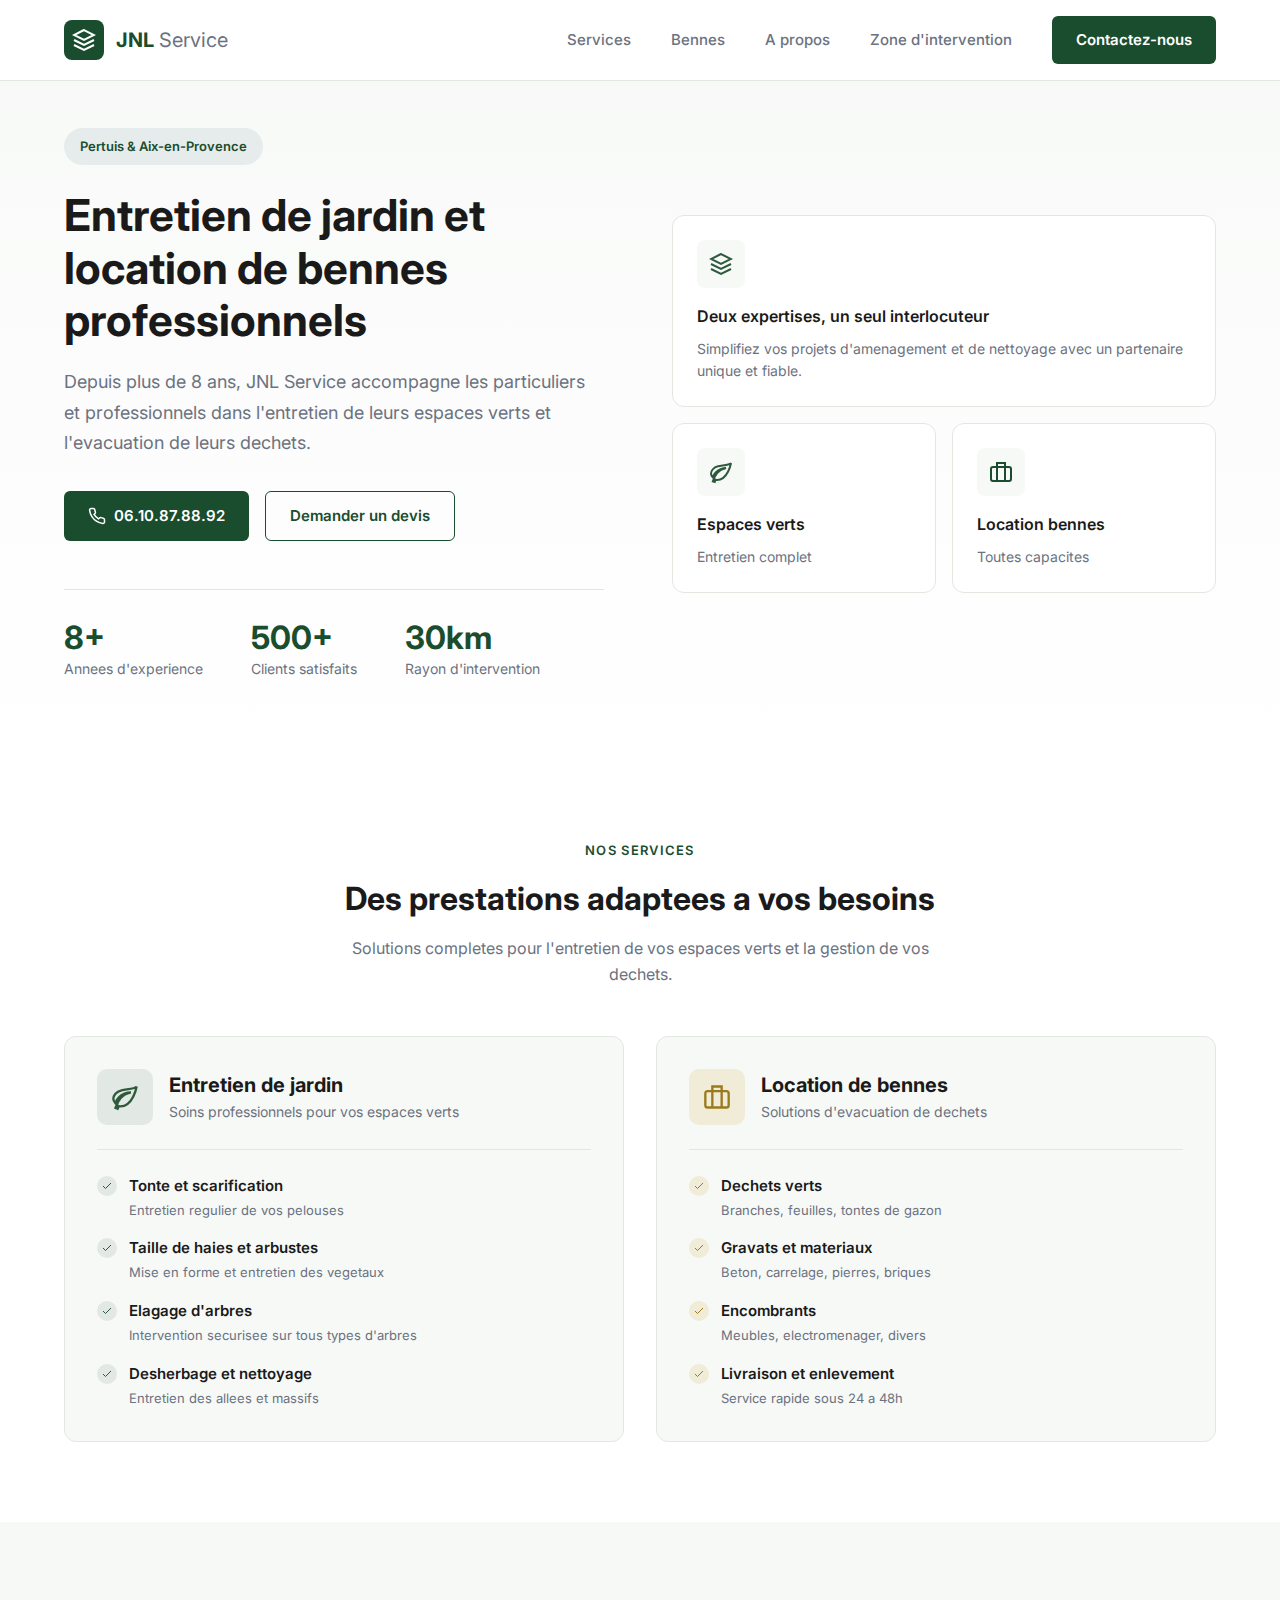
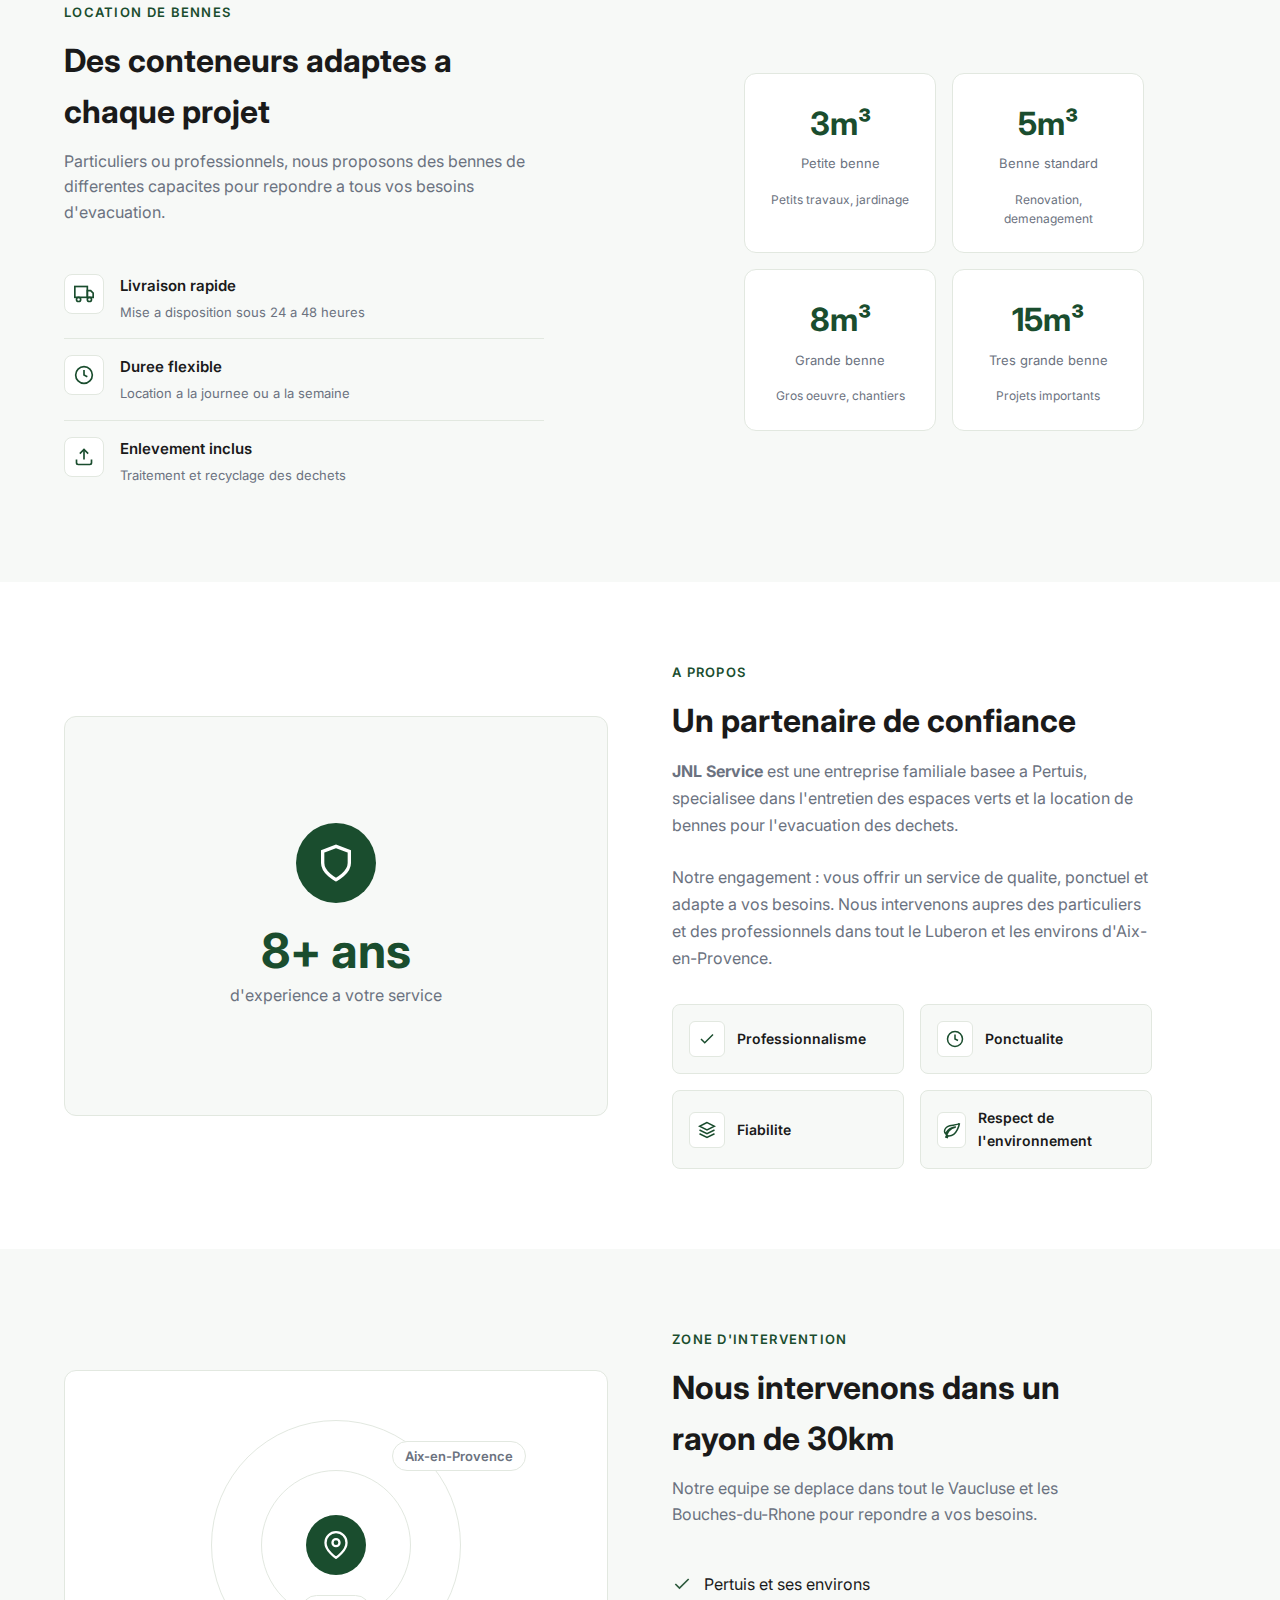
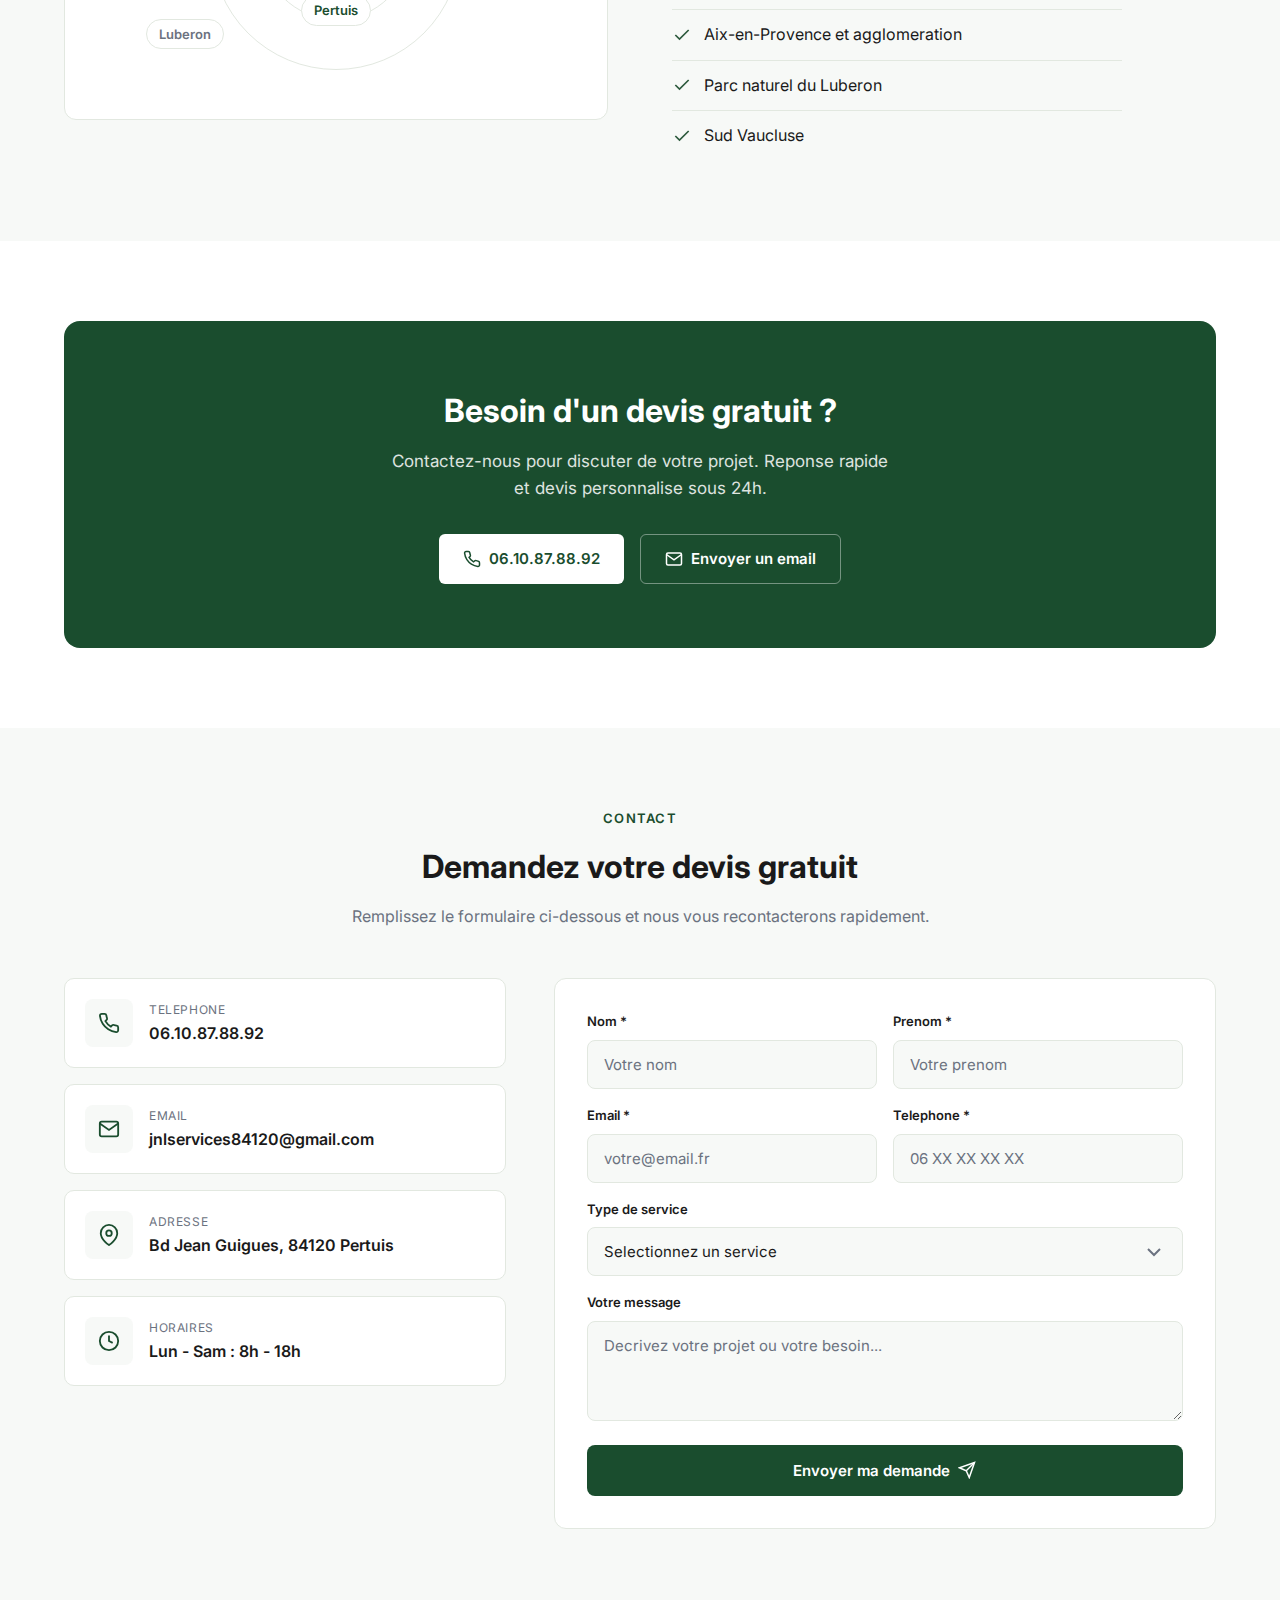
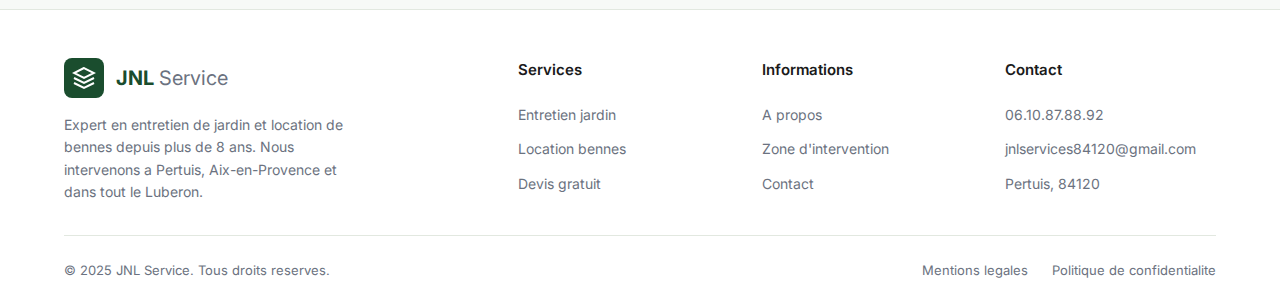
<file: index3-vert-foret.html>
<!doctype html>
<html lang="fr">
    <head>
        <meta charset="UTF-8" />
        <meta name="viewport" content="width=device-width, initial-scale=1.0" />
        <meta
            name="description"
            content="JNL Service - Expert en entretien de jardin et location de bennes à Pertuis et Aix-en-Provence. Plus de 8 ans d'expérience. Devis gratuit au 06.10.87.88.92"
        />
        <meta
            name="keywords"
            content="entretien jardin, location benne, Pertuis, Aix-en-Provence, évacuation déchets, paysagiste, tonte pelouse, élagage"
        />

        <!-- Open Graph -->
        <meta property="og:type" content="website" />
        <meta property="og:url" content="https://jnl-service.fr/" />
        <meta
            property="og:title"
            content="JNL Service | Jardin & Bennes - Pertuis"
        />
        <meta
            property="og:description"
            content="Deux expertises, un seul interlocuteur. Entretien de jardin et location de bennes."
        />

        <link rel="canonical" href="https://jnl-service.fr/" />
        <link rel="icon" type="image/svg+xml" href="images/favicon.svg" />

        <!-- Fonts -->
        <link rel="preconnect" href="https://fonts.googleapis.com" />
        <link rel="preconnect" href="https://fonts.gstatic.com" crossorigin />
        <link
            href="https://fonts.googleapis.com/css2?family=Inter:wght@400;500;600;700&display=swap"
            rel="stylesheet"
        />

        <title>
            JNL Service | Entretien Jardin & Location Bennes - Pertuis,
            Aix-en-Provence
        </title>

        <!-- Schema.org -->
        <script type="application/ld+json">
            {
                "@context": "https://schema.org",
                "@type": "LocalBusiness",
                "name": "JNL Service",
                "description": "Expert en entretien de jardin et location de bennes",
                "url": "https://jnl-service.fr",
                "telephone": "+33610878892",
                "email": "jnlservices84120@gmail.com",
                "address": {
                    "@type": "PostalAddress",
                    "streetAddress": "Bd Jean Guigues",
                    "addressLocality": "Pertuis",
                    "postalCode": "84120",
                    "addressCountry": "FR"
                },
                "areaServed": [
                    "Pertuis",
                    "Aix-en-Provence",
                    "Luberon",
                    "Vaucluse"
                ]
            }
        </script>

        <style>
            /* ============================================
           VARIABLES & RESET
           ============================================ */
            /* PALETTE VERT FORET - Corporate mais nature */
            :root {
                --primary: #1a4d2e;
                --primary-dark: #133d23;
                --secondary: #2d5a3d;
                --accent: #8b7355;
                --text: #1a1a1a;
                --text-light: #6b7280;
                --bg: #ffffff;
                --bg-alt: #f7f9f7;
                --border: #e2e8e0;
                --font: "Inter", -apple-system, BlinkMacSystemFont, sans-serif;
            }

            *,
            *::before,
            *::after {
                box-sizing: border-box;
                margin: 0;
                padding: 0;
            }

            html {
                scroll-behavior: smooth;
            }

            body {
                font-family: var(--font);
                background: var(--bg);
                color: var(--text);
                line-height: 1.6;
            }

            a {
                color: inherit;
                text-decoration: none;
            }

            ul {
                list-style: none;
            }

            img {
                max-width: 100%;
                display: block;
            }

            .container {
                width: 100%;
                max-width: 1200px;
                margin: 0 auto;
                padding: 0 1.5rem;
            }

            /* ============================================
           HEADER
           ============================================ */
            .header {
                position: fixed;
                top: 0;
                left: 0;
                right: 0;
                z-index: 1000;
                background: var(--bg);
                border-bottom: 1px solid var(--border);
            }

            .header-inner {
                display: flex;
                justify-content: space-between;
                align-items: center;
                padding: 1rem 0;
            }

            .logo {
                display: flex;
                align-items: center;
                gap: 0.75rem;
            }

            .logo-icon {
                width: 40px;
                height: 40px;
                background: var(--primary);
                border-radius: 8px;
                display: flex;
                align-items: center;
                justify-content: center;
                color: white;
            }

            .logo-icon svg {
                width: 24px;
                height: 24px;
            }

            .logo-text {
                font-size: 1.25rem;
                font-weight: 700;
                color: var(--primary);
            }

            .logo-text span {
                font-weight: 400;
                color: var(--text-light);
            }

            .nav {
                display: flex;
                align-items: center;
                gap: 2.5rem;
            }

            .nav-link {
                font-size: 0.9375rem;
                font-weight: 500;
                color: var(--text-light);
                transition: color 0.2s;
            }

            .nav-link:hover {
                color: var(--primary);
            }

            .btn {
                display: inline-flex;
                align-items: center;
                gap: 0.5rem;
                padding: 0.75rem 1.5rem;
                font-family: var(--font);
                font-size: 0.9375rem;
                font-weight: 600;
                border-radius: 6px;
                transition: all 0.2s;
                cursor: pointer;
                border: none;
            }

            .btn-primary {
                background: var(--primary);
                color: white;
            }

            .btn-primary:hover {
                background: var(--primary-dark);
            }

            .btn-outline {
                background: transparent;
                color: var(--primary);
                border: 1px solid var(--primary);
            }

            .btn-outline:hover {
                background: var(--primary);
                color: white;
            }

            .btn svg {
                width: 18px;
                height: 18px;
            }

            .nav-toggle {
                display: none;
                flex-direction: column;
                gap: 5px;
                cursor: pointer;
                padding: 0.5rem;
            }

            .nav-toggle span {
                width: 24px;
                height: 2px;
                background: var(--text);
                transition: all 0.3s;
            }

            /* ============================================
           HERO
           ============================================ */
            .hero {
                padding: 8rem 0 5rem;
                background: linear-gradient(
                    180deg,
                    var(--bg-alt) 0%,
                    var(--bg) 100%
                );
            }

            .hero-grid {
                display: grid;
                grid-template-columns: 1fr 1fr;
                gap: 4rem;
                align-items: center;
            }

            .hero-content {
                max-width: 540px;
            }

            .hero-badge {
                display: inline-flex;
                align-items: center;
                gap: 0.5rem;
                padding: 0.5rem 1rem;
                background: rgba(30, 58, 95, 0.08);
                border-radius: 100px;
                font-size: 0.8125rem;
                font-weight: 600;
                color: var(--primary);
                margin-bottom: 1.5rem;
            }

            .hero-title {
                font-size: 2.75rem;
                font-weight: 700;
                line-height: 1.2;
                color: var(--text);
                margin-bottom: 1.25rem;
            }

            .hero-subtitle {
                font-size: 1.125rem;
                color: var(--text-light);
                margin-bottom: 2rem;
                line-height: 1.7;
            }

            .hero-buttons {
                display: flex;
                gap: 1rem;
                margin-bottom: 3rem;
            }

            .hero-stats {
                display: flex;
                gap: 3rem;
                padding-top: 2rem;
                border-top: 1px solid var(--border);
            }

            .stat {
                text-align: left;
            }

            .stat-number {
                font-size: 2rem;
                font-weight: 700;
                color: var(--primary);
                line-height: 1;
            }

            .stat-label {
                font-size: 0.875rem;
                color: var(--text-light);
                margin-top: 0.25rem;
            }

            .hero-visual {
                display: grid;
                grid-template-columns: 1fr 1fr;
                gap: 1rem;
            }

            .hero-card {
                background: white;
                border: 1px solid var(--border);
                border-radius: 12px;
                padding: 1.5rem;
                transition: box-shadow 0.2s;
            }

            .hero-card:hover {
                box-shadow: 0 4px 20px rgba(0, 0, 0, 0.08);
            }

            .hero-card:first-child {
                grid-column: span 2;
            }

            .hero-card-icon {
                width: 48px;
                height: 48px;
                background: var(--bg-alt);
                border-radius: 8px;
                display: flex;
                align-items: center;
                justify-content: center;
                margin-bottom: 1rem;
            }

            .hero-card-icon svg {
                width: 24px;
                height: 24px;
            }

            .hero-card-icon.green {
                color: var(--secondary);
            }

            .hero-card-icon.blue {
                color: var(--primary);
            }

            .hero-card h3 {
                font-size: 1rem;
                font-weight: 600;
                margin-bottom: 0.5rem;
            }

            .hero-card p {
                font-size: 0.875rem;
                color: var(--text-light);
            }

            /* ============================================
           SERVICES
           ============================================ */
            .services {
                padding: 5rem 0;
            }

            .section-header {
                text-align: center;
                margin-bottom: 3rem;
            }

            .section-label {
                font-size: 0.8125rem;
                font-weight: 600;
                text-transform: uppercase;
                letter-spacing: 0.1em;
                color: var(--primary);
                margin-bottom: 0.75rem;
            }

            .section-title {
                font-size: 2rem;
                font-weight: 700;
                color: var(--text);
                margin-bottom: 0.75rem;
            }

            .section-subtitle {
                font-size: 1rem;
                color: var(--text-light);
                max-width: 600px;
                margin: 0 auto;
            }

            .services-grid {
                display: grid;
                grid-template-columns: repeat(2, 1fr);
                gap: 2rem;
            }

            .service-block {
                background: var(--bg-alt);
                border: 1px solid var(--border);
                border-radius: 12px;
                padding: 2rem;
            }

            .service-block-header {
                display: flex;
                align-items: center;
                gap: 1rem;
                margin-bottom: 1.5rem;
                padding-bottom: 1.5rem;
                border-bottom: 1px solid var(--border);
            }

            .service-block-icon {
                width: 56px;
                height: 56px;
                border-radius: 10px;
                display: flex;
                align-items: center;
                justify-content: center;
            }

            .service-block-icon.green {
                background: rgba(45, 90, 61, 0.1);
                color: var(--secondary);
            }

            .service-block-icon.orange {
                background: rgba(201, 162, 39, 0.15);
                color: #9a7b1c;
            }

            .service-block-icon svg {
                width: 28px;
                height: 28px;
            }

            .service-block-title {
                font-size: 1.25rem;
                font-weight: 700;
            }

            .service-block-desc {
                font-size: 0.875rem;
                color: var(--text-light);
            }

            .service-list {
                display: grid;
                gap: 1rem;
            }

            .service-item {
                display: flex;
                align-items: flex-start;
                gap: 0.75rem;
            }

            .service-item-icon {
                width: 20px;
                height: 20px;
                border-radius: 50%;
                display: flex;
                align-items: center;
                justify-content: center;
                flex-shrink: 0;
                margin-top: 2px;
            }

            .service-item-icon.green {
                background: rgba(45, 90, 61, 0.1);
                color: var(--secondary);
            }

            .service-item-icon.orange {
                background: rgba(201, 162, 39, 0.15);
                color: #9a7b1c;
            }

            .service-item-icon svg {
                width: 12px;
                height: 12px;
            }

            .service-item-content h4 {
                font-size: 0.9375rem;
                font-weight: 600;
                margin-bottom: 0.125rem;
            }

            .service-item-content p {
                font-size: 0.8125rem;
                color: var(--text-light);
            }

            /* ============================================
           BENNES SECTION
           ============================================ */
            .bennes {
                padding: 5rem 0;
                background: var(--bg-alt);
            }

            .bennes-grid {
                display: grid;
                grid-template-columns: 1fr 1fr;
                gap: 4rem;
                align-items: center;
            }

            .bennes-content {
                max-width: 480px;
            }

            .bennes-features {
                margin-top: 2rem;
            }

            .benne-feature {
                display: flex;
                gap: 1rem;
                padding: 1rem 0;
                border-bottom: 1px solid var(--border);
            }

            .benne-feature:last-child {
                border-bottom: none;
            }

            .benne-feature-icon {
                width: 40px;
                height: 40px;
                background: white;
                border: 1px solid var(--border);
                border-radius: 8px;
                display: flex;
                align-items: center;
                justify-content: center;
                flex-shrink: 0;
                color: var(--primary);
            }

            .benne-feature-icon svg {
                width: 20px;
                height: 20px;
            }

            .benne-feature h4 {
                font-size: 0.9375rem;
                font-weight: 600;
                margin-bottom: 0.25rem;
            }

            .benne-feature p {
                font-size: 0.8125rem;
                color: var(--text-light);
            }

            .bennes-visual {
                display: flex;
                justify-content: center;
            }

            .bennes-cards {
                display: grid;
                grid-template-columns: repeat(2, 1fr);
                gap: 1rem;
                width: 100%;
                max-width: 400px;
            }

            .benne-card {
                background: white;
                border: 1px solid var(--border);
                border-radius: 12px;
                padding: 1.5rem;
                text-align: center;
            }

            .benne-card-size {
                font-size: 2rem;
                font-weight: 700;
                color: var(--primary);
                margin-bottom: 0.25rem;
            }

            .benne-card-label {
                font-size: 0.8125rem;
                color: var(--text-light);
                margin-bottom: 1rem;
            }

            .benne-card-uses {
                font-size: 0.75rem;
                color: var(--text-light);
            }

            /* ============================================
           ABOUT
           ============================================ */
            .about {
                padding: 5rem 0;
            }

            .about-grid {
                display: grid;
                grid-template-columns: 1fr 1fr;
                gap: 4rem;
                align-items: center;
            }

            .about-visual {
                background: var(--bg-alt);
                border: 1px solid var(--border);
                border-radius: 12px;
                padding: 3rem;
                display: flex;
                flex-direction: column;
                align-items: center;
                justify-content: center;
                text-align: center;
                min-height: 400px;
            }

            .about-visual-icon {
                width: 80px;
                height: 80px;
                background: var(--primary);
                border-radius: 50%;
                display: flex;
                align-items: center;
                justify-content: center;
                color: white;
                margin-bottom: 1.5rem;
            }

            .about-visual-icon svg {
                width: 40px;
                height: 40px;
            }

            .about-visual h3 {
                font-size: 3rem;
                font-weight: 700;
                color: var(--primary);
                line-height: 1;
            }

            .about-visual p {
                font-size: 1rem;
                color: var(--text-light);
                margin-top: 0.5rem;
            }

            .about-content {
                max-width: 480px;
            }

            .about-text {
                font-size: 1rem;
                color: var(--text-light);
                margin-bottom: 1.5rem;
                line-height: 1.7;
            }

            .about-values {
                display: grid;
                grid-template-columns: repeat(2, 1fr);
                gap: 1rem;
                margin-top: 2rem;
            }

            .value-item {
                display: flex;
                align-items: center;
                gap: 0.75rem;
                padding: 1rem;
                background: var(--bg-alt);
                border: 1px solid var(--border);
                border-radius: 8px;
            }

            .value-icon {
                width: 36px;
                height: 36px;
                background: white;
                border: 1px solid var(--border);
                border-radius: 6px;
                display: flex;
                align-items: center;
                justify-content: center;
                color: var(--primary);
            }

            .value-icon svg {
                width: 18px;
                height: 18px;
            }

            .value-text {
                font-size: 0.875rem;
                font-weight: 600;
            }

            /* ============================================
           ZONE
           ============================================ */
            .zone {
                padding: 5rem 0;
                background: var(--bg-alt);
            }

            .zone-grid {
                display: grid;
                grid-template-columns: 1fr 1fr;
                gap: 4rem;
                align-items: center;
            }

            .zone-map {
                background: white;
                border: 1px solid var(--border);
                border-radius: 12px;
                padding: 2rem;
                min-height: 350px;
                display: flex;
                align-items: center;
                justify-content: center;
                position: relative;
            }

            .zone-map-center {
                width: 60px;
                height: 60px;
                background: var(--primary);
                border-radius: 50%;
                display: flex;
                align-items: center;
                justify-content: center;
                color: white;
                position: relative;
                z-index: 2;
            }

            .zone-map-center svg {
                width: 28px;
                height: 28px;
            }

            .zone-map-ring {
                position: absolute;
                border: 1px solid var(--border);
                border-radius: 50%;
            }

            .zone-map-ring:nth-child(2) {
                width: 150px;
                height: 150px;
            }

            .zone-map-ring:nth-child(3) {
                width: 250px;
                height: 250px;
            }

            .zone-map-ring:nth-child(4) {
                width: 350px;
                height: 350px;
            }

            .zone-label {
                position: absolute;
                font-size: 0.8125rem;
                font-weight: 600;
                color: var(--text-light);
                background: white;
                padding: 0.25rem 0.75rem;
                border-radius: 100px;
                border: 1px solid var(--border);
            }

            .zone-label.pertuis {
                top: 50%;
                left: 50%;
                transform: translate(-50%, 50px);
                color: var(--primary);
            }

            .zone-label.aix {
                top: 20%;
                right: 15%;
            }

            .zone-label.luberon {
                bottom: 20%;
                left: 15%;
            }

            .zone-content {
                max-width: 450px;
            }

            .zone-list {
                margin-top: 2rem;
            }

            .zone-item {
                display: flex;
                align-items: center;
                gap: 0.75rem;
                padding: 0.75rem 0;
                border-bottom: 1px solid var(--border);
            }

            .zone-item:last-child {
                border-bottom: none;
            }

            .zone-item svg {
                width: 20px;
                height: 20px;
                color: var(--secondary);
            }

            .zone-item span {
                font-size: 1rem;
            }

            /* ============================================
           CTA
           ============================================ */
            .cta {
                padding: 5rem 0;
            }

            .cta-box {
                background: var(--primary);
                border-radius: 16px;
                padding: 4rem;
                text-align: center;
                color: white;
            }

            .cta-title {
                font-size: 2rem;
                font-weight: 700;
                margin-bottom: 0.75rem;
            }

            .cta-subtitle {
                font-size: 1.0625rem;
                opacity: 0.85;
                margin-bottom: 2rem;
                max-width: 500px;
                margin-left: auto;
                margin-right: auto;
            }

            .cta-buttons {
                display: flex;
                justify-content: center;
                gap: 1rem;
                flex-wrap: wrap;
            }

            .btn-white {
                background: white;
                color: var(--primary);
            }

            .btn-white:hover {
                background: #f0f0f0;
            }

            .btn-ghost {
                background: transparent;
                color: white;
                border: 1px solid rgba(255, 255, 255, 0.4);
            }

            .btn-ghost:hover {
                background: rgba(255, 255, 255, 0.1);
                border-color: rgba(255, 255, 255, 0.6);
            }

            /* ============================================
           CONTACT
           ============================================ */
            .contact {
                padding: 5rem 0;
                background: var(--bg-alt);
            }

            .contact-grid {
                display: grid;
                grid-template-columns: 1fr 1.5fr;
                gap: 3rem;
            }

            .contact-info {
                display: flex;
                flex-direction: column;
                gap: 1rem;
            }

            .contact-card {
                display: flex;
                align-items: center;
                gap: 1rem;
                padding: 1.25rem;
                background: white;
                border: 1px solid var(--border);
                border-radius: 10px;
            }

            .contact-card-icon {
                width: 48px;
                height: 48px;
                background: var(--bg-alt);
                border-radius: 8px;
                display: flex;
                align-items: center;
                justify-content: center;
                color: var(--primary);
                flex-shrink: 0;
            }

            .contact-card-icon svg {
                width: 22px;
                height: 22px;
            }

            .contact-card-label {
                font-size: 0.75rem;
                color: var(--text-light);
                text-transform: uppercase;
                letter-spacing: 0.05em;
                margin-bottom: 0.125rem;
            }

            .contact-card-value {
                font-size: 1rem;
                font-weight: 600;
            }

            .contact-card-value a:hover {
                color: var(--primary);
            }

            .contact-form {
                background: white;
                border: 1px solid var(--border);
                border-radius: 12px;
                padding: 2rem;
            }

            .form-row {
                display: grid;
                grid-template-columns: 1fr 1fr;
                gap: 1rem;
            }

            .form-group {
                margin-bottom: 1rem;
            }

            .form-group label {
                display: block;
                font-size: 0.8125rem;
                font-weight: 600;
                margin-bottom: 0.5rem;
                color: var(--text);
            }

            .form-group input,
            .form-group select,
            .form-group textarea {
                width: 100%;
                padding: 0.875rem 1rem;
                background: var(--bg-alt);
                border: 1px solid var(--border);
                border-radius: 8px;
                font-family: var(--font);
                font-size: 0.9375rem;
                color: var(--text);
                transition: all 0.2s;
            }

            .form-group input:focus,
            .form-group select:focus,
            .form-group textarea:focus {
                outline: none;
                border-color: var(--primary);
                background: white;
            }

            .form-group input::placeholder,
            .form-group textarea::placeholder {
                color: var(--text-light);
            }

            .form-group select {
                cursor: pointer;
                appearance: none;
                background-image: url("data:image/svg+xml,%3Csvg xmlns='http://www.w3.org/2000/svg' width='24' height='24' viewBox='0 0 24 24' fill='none' stroke='%236b7280' stroke-width='2'%3E%3Cpath d='M6 9l6 6 6-6'/%3E%3C/svg%3E");
                background-repeat: no-repeat;
                background-position: right 1rem center;
                padding-right: 3rem;
            }

            .form-group textarea {
                resize: vertical;
                min-height: 100px;
            }

            .btn-submit {
                width: 100%;
                padding: 1rem;
                background: var(--primary);
                color: white;
                font-family: var(--font);
                font-size: 0.9375rem;
                font-weight: 600;
                border: none;
                border-radius: 8px;
                cursor: pointer;
                display: flex;
                align-items: center;
                justify-content: center;
                gap: 0.5rem;
                transition: all 0.2s;
            }

            .btn-submit:hover {
                background: var(--primary-dark);
            }

            .btn-submit svg {
                width: 18px;
                height: 18px;
            }

            /* ============================================
           FOOTER
           ============================================ */
            .footer {
                padding: 3rem 0 1.5rem;
                border-top: 1px solid var(--border);
            }

            .footer-grid {
                display: grid;
                grid-template-columns: 2fr 1fr 1fr 1fr;
                gap: 2rem;
                padding-bottom: 2rem;
                border-bottom: 1px solid var(--border);
            }

            .footer-brand {
                max-width: 280px;
            }

            .footer-brand .logo {
                margin-bottom: 1rem;
            }

            .footer-desc {
                font-size: 0.875rem;
                color: var(--text-light);
                line-height: 1.6;
            }

            .footer-title {
                font-size: 0.9375rem;
                font-weight: 600;
                margin-bottom: 1rem;
                color: var(--text);
            }

            .footer-links a {
                display: block;
                font-size: 0.875rem;
                color: var(--text-light);
                padding: 0.375rem 0;
                transition: color 0.2s;
            }

            .footer-links a:hover {
                color: var(--primary);
            }

            .footer-bottom {
                padding-top: 1.5rem;
                display: flex;
                justify-content: space-between;
                align-items: center;
                font-size: 0.8125rem;
                color: var(--text-light);
            }

            .footer-legal {
                display: flex;
                gap: 1.5rem;
            }

            .footer-legal a:hover {
                color: var(--primary);
            }

            /* ============================================
           RESPONSIVE
           ============================================ */
            @media (max-width: 1024px) {
                .hero-grid,
                .services-grid,
                .bennes-grid,
                .about-grid,
                .zone-grid {
                    grid-template-columns: 1fr;
                    gap: 3rem;
                }

                .hero-content,
                .bennes-content,
                .about-content,
                .zone-content {
                    max-width: 100%;
                }

                .footer-grid {
                    grid-template-columns: repeat(2, 1fr);
                }
            }

            @media (max-width: 768px) {
                .nav {
                    position: fixed;
                    top: 0;
                    right: -100%;
                    width: 80%;
                    max-width: 300px;
                    height: 100vh;
                    background: var(--bg);
                    flex-direction: column;
                    justify-content: center;
                    gap: 1.5rem;
                    padding: 2rem;
                    transition: right 0.3s ease;
                    border-left: 1px solid var(--border);
                }

                .nav.active {
                    right: 0;
                }

                .nav-toggle {
                    display: flex;
                }

                .nav-toggle.active span:nth-child(1) {
                    transform: rotate(45deg) translate(5px, 5px);
                }

                .nav-toggle.active span:nth-child(2) {
                    opacity: 0;
                }

                .nav-toggle.active span:nth-child(3) {
                    transform: rotate(-45deg) translate(5px, -5px);
                }

                .hero-title {
                    font-size: 2rem;
                }

                .hero-stats {
                    flex-wrap: wrap;
                    gap: 2rem;
                }

                .hero-visual {
                    grid-template-columns: 1fr;
                }

                .hero-card:first-child {
                    grid-column: span 1;
                }

                .services-grid {
                    grid-template-columns: 1fr;
                }

                .bennes-cards {
                    grid-template-columns: 1fr;
                }

                .contact-grid {
                    grid-template-columns: 1fr;
                }

                .form-row {
                    grid-template-columns: 1fr;
                }

                .cta-box {
                    padding: 3rem 2rem;
                }

                .footer-grid {
                    grid-template-columns: 1fr;
                    text-align: center;
                }

                .footer-brand {
                    max-width: 100%;
                }

                .footer-brand .logo {
                    justify-content: center;
                }

                .footer-bottom {
                    flex-direction: column;
                    gap: 1rem;
                }
            }

            @media (max-width: 480px) {
                .container {
                    padding: 0 1rem;
                }

                .hero {
                    padding: 7rem 0 3rem;
                }

                .hero-buttons {
                    flex-direction: column;
                }

                .about-values {
                    grid-template-columns: 1fr;
                }
            }
        </style>
    </head>
    <body>
        <!-- Header -->
        <header class="header">
            <div class="container">
                <div class="header-inner">
                    <a href="#" class="logo">
                        <div class="logo-icon">
                            <svg
                                viewBox="0 0 24 24"
                                fill="none"
                                stroke="currentColor"
                                stroke-width="2"
                            >
                                <path d="M12 2L2 7l10 5 10-5-10-5z" />
                                <path d="M2 17l10 5 10-5" />
                                <path d="M2 12l10 5 10-5" />
                            </svg>
                        </div>
                        <div class="logo-text">JNL <span>Service</span></div>
                    </a>

                    <nav class="nav" id="nav">
                        <a href="#services" class="nav-link">Services</a>
                        <a href="#bennes" class="nav-link">Bennes</a>
                        <a href="#about" class="nav-link">A propos</a>
                        <a href="#zone" class="nav-link">Zone d'intervention</a>
                        <a href="#contact" class="btn btn-primary"
                            >Contactez-nous</a
                        >
                    </nav>

                    <div class="nav-toggle" id="navToggle">
                        <span></span>
                        <span></span>
                        <span></span>
                    </div>
                </div>
            </div>
        </header>

        <!-- Hero -->
        <section class="hero">
            <div class="container">
                <div class="hero-grid">
                    <div class="hero-content">
                        <div class="hero-badge">Pertuis & Aix-en-Provence</div>
                        <h1 class="hero-title">
                            Entretien de jardin et location de bennes
                            professionnels
                        </h1>
                        <p class="hero-subtitle">
                            Depuis plus de 8 ans, JNL Service accompagne les
                            particuliers et professionnels dans l'entretien de
                            leurs espaces verts et l'evacuation de leurs
                            dechets.
                        </p>
                        <div class="hero-buttons">
                            <a href="tel:0610878892" class="btn btn-primary">
                                <svg
                                    viewBox="0 0 24 24"
                                    fill="none"
                                    stroke="currentColor"
                                    stroke-width="2"
                                >
                                    <path
                                        d="M22 16.92v3a2 2 0 0 1-2.18 2 19.79 19.79 0 0 1-8.63-3.07 19.5 19.5 0 0 1-6-6 19.79 19.79 0 0 1-3.07-8.67A2 2 0 0 1 4.11 2h3a2 2 0 0 1 2 1.72 12.84 12.84 0 0 0 .7 2.81 2 2 0 0 1-.45 2.11L8.09 9.91a16 16 0 0 0 6 6l1.27-1.27a2 2 0 0 1 2.11-.45 12.84 12.84 0 0 0 2.81.7A2 2 0 0 1 22 16.92z"
                                    />
                                </svg>
                                06.10.87.88.92
                            </a>
                            <a href="#contact" class="btn btn-outline"
                                >Demander un devis</a
                            >
                        </div>
                        <div class="hero-stats">
                            <div class="stat">
                                <div class="stat-number">8+</div>
                                <div class="stat-label">
                                    Annees d'experience
                                </div>
                            </div>
                            <div class="stat">
                                <div class="stat-number">500+</div>
                                <div class="stat-label">Clients satisfaits</div>
                            </div>
                            <div class="stat">
                                <div class="stat-number">30km</div>
                                <div class="stat-label">
                                    Rayon d'intervention
                                </div>
                            </div>
                        </div>
                    </div>

                    <div class="hero-visual">
                        <div class="hero-card">
                            <div class="hero-card-icon green">
                                <svg
                                    viewBox="0 0 24 24"
                                    fill="none"
                                    stroke="currentColor"
                                    stroke-width="2"
                                >
                                    <path d="M12 2L2 7l10 5 10-5-10-5z" />
                                    <path d="M2 17l10 5 10-5" />
                                    <path d="M2 12l10 5 10-5" />
                                </svg>
                            </div>
                            <h3>Deux expertises, un seul interlocuteur</h3>
                            <p>
                                Simplifiez vos projets d'amenagement et de
                                nettoyage avec un partenaire unique et fiable.
                            </p>
                        </div>
                        <div class="hero-card">
                            <div class="hero-card-icon green">
                                <svg
                                    viewBox="0 0 24 24"
                                    fill="none"
                                    stroke="currentColor"
                                    stroke-width="2"
                                >
                                    <path
                                        d="M17 8C8 10 5.9 16.17 3.82 21.34l1.89.66.95-2.3c.48.17.98.3 1.34.3C19 20 22 3 22 3c-1 2-8 2.25-13 3.25S2 11.5 2 13.5s1.75 3.75 1.75 3.75C7 8 17 8 17 8z"
                                    />
                                </svg>
                            </div>
                            <h3>Espaces verts</h3>
                            <p>Entretien complet</p>
                        </div>
                        <div class="hero-card">
                            <div class="hero-card-icon blue">
                                <svg
                                    viewBox="0 0 24 24"
                                    fill="none"
                                    stroke="currentColor"
                                    stroke-width="2"
                                >
                                    <rect
                                        x="2"
                                        y="7"
                                        width="20"
                                        height="14"
                                        rx="2"
                                        ry="2"
                                    />
                                    <polyline points="16,21 16,3 8,3 8,21" />
                                </svg>
                            </div>
                            <h3>Location bennes</h3>
                            <p>Toutes capacites</p>
                        </div>
                    </div>
                </div>
            </div>
        </section>

        <!-- Services -->
        <section class="services" id="services">
            <div class="container">
                <div class="section-header">
                    <div class="section-label">Nos services</div>
                    <h2 class="section-title">
                        Des prestations adaptees a vos besoins
                    </h2>
                    <p class="section-subtitle">
                        Solutions completes pour l'entretien de vos espaces
                        verts et la gestion de vos dechets.
                    </p>
                </div>

                <div class="services-grid">
                    <!-- Jardin -->
                    <div class="service-block">
                        <div class="service-block-header">
                            <div class="service-block-icon green">
                                <svg
                                    viewBox="0 0 24 24"
                                    fill="none"
                                    stroke="currentColor"
                                    stroke-width="2"
                                >
                                    <path
                                        d="M17 8C8 10 5.9 16.17 3.82 21.34l1.89.66.95-2.3c.48.17.98.3 1.34.3C19 20 22 3 22 3c-1 2-8 2.25-13 3.25S2 11.5 2 13.5s1.75 3.75 1.75 3.75C7 8 17 8 17 8z"
                                    />
                                </svg>
                            </div>
                            <div>
                                <h3 class="service-block-title">
                                    Entretien de jardin
                                </h3>
                                <p class="service-block-desc">
                                    Soins professionnels pour vos espaces verts
                                </p>
                            </div>
                        </div>
                        <div class="service-list">
                            <div class="service-item">
                                <div class="service-item-icon green">
                                    <svg
                                        viewBox="0 0 24 24"
                                        fill="none"
                                        stroke="currentColor"
                                        stroke-width="2"
                                    >
                                        <polyline points="20,6 9,17 4,12" />
                                    </svg>
                                </div>
                                <div class="service-item-content">
                                    <h4>Tonte et scarification</h4>
                                    <p>Entretien regulier de vos pelouses</p>
                                </div>
                            </div>
                            <div class="service-item">
                                <div class="service-item-icon green">
                                    <svg
                                        viewBox="0 0 24 24"
                                        fill="none"
                                        stroke="currentColor"
                                        stroke-width="2"
                                    >
                                        <polyline points="20,6 9,17 4,12" />
                                    </svg>
                                </div>
                                <div class="service-item-content">
                                    <h4>Taille de haies et arbustes</h4>
                                    <p>
                                        Mise en forme et entretien des vegetaux
                                    </p>
                                </div>
                            </div>
                            <div class="service-item">
                                <div class="service-item-icon green">
                                    <svg
                                        viewBox="0 0 24 24"
                                        fill="none"
                                        stroke="currentColor"
                                        stroke-width="2"
                                    >
                                        <polyline points="20,6 9,17 4,12" />
                                    </svg>
                                </div>
                                <div class="service-item-content">
                                    <h4>Elagage d'arbres</h4>
                                    <p>
                                        Intervention securisee sur tous types
                                        d'arbres
                                    </p>
                                </div>
                            </div>
                            <div class="service-item">
                                <div class="service-item-icon green">
                                    <svg
                                        viewBox="0 0 24 24"
                                        fill="none"
                                        stroke="currentColor"
                                        stroke-width="2"
                                    >
                                        <polyline points="20,6 9,17 4,12" />
                                    </svg>
                                </div>
                                <div class="service-item-content">
                                    <h4>Desherbage et nettoyage</h4>
                                    <p>Entretien des allees et massifs</p>
                                </div>
                            </div>
                        </div>
                    </div>

                    <!-- Bennes -->
                    <div class="service-block">
                        <div class="service-block-header">
                            <div class="service-block-icon orange">
                                <svg
                                    viewBox="0 0 24 24"
                                    fill="none"
                                    stroke="currentColor"
                                    stroke-width="2"
                                >
                                    <rect
                                        x="2"
                                        y="7"
                                        width="20"
                                        height="14"
                                        rx="2"
                                        ry="2"
                                    />
                                    <polyline points="16,21 16,3 8,3 8,21" />
                                </svg>
                            </div>
                            <div>
                                <h3 class="service-block-title">
                                    Location de bennes
                                </h3>
                                <p class="service-block-desc">
                                    Solutions d'evacuation de dechets
                                </p>
                            </div>
                        </div>
                        <div class="service-list">
                            <div class="service-item">
                                <div class="service-item-icon orange">
                                    <svg
                                        viewBox="0 0 24 24"
                                        fill="none"
                                        stroke="currentColor"
                                        stroke-width="2"
                                    >
                                        <polyline points="20,6 9,17 4,12" />
                                    </svg>
                                </div>
                                <div class="service-item-content">
                                    <h4>Dechets verts</h4>
                                    <p>Branches, feuilles, tontes de gazon</p>
                                </div>
                            </div>
                            <div class="service-item">
                                <div class="service-item-icon orange">
                                    <svg
                                        viewBox="0 0 24 24"
                                        fill="none"
                                        stroke="currentColor"
                                        stroke-width="2"
                                    >
                                        <polyline points="20,6 9,17 4,12" />
                                    </svg>
                                </div>
                                <div class="service-item-content">
                                    <h4>Gravats et materiaux</h4>
                                    <p>Beton, carrelage, pierres, briques</p>
                                </div>
                            </div>
                            <div class="service-item">
                                <div class="service-item-icon orange">
                                    <svg
                                        viewBox="0 0 24 24"
                                        fill="none"
                                        stroke="currentColor"
                                        stroke-width="2"
                                    >
                                        <polyline points="20,6 9,17 4,12" />
                                    </svg>
                                </div>
                                <div class="service-item-content">
                                    <h4>Encombrants</h4>
                                    <p>Meubles, electromenager, divers</p>
                                </div>
                            </div>
                            <div class="service-item">
                                <div class="service-item-icon orange">
                                    <svg
                                        viewBox="0 0 24 24"
                                        fill="none"
                                        stroke="currentColor"
                                        stroke-width="2"
                                    >
                                        <polyline points="20,6 9,17 4,12" />
                                    </svg>
                                </div>
                                <div class="service-item-content">
                                    <h4>Livraison et enlevement</h4>
                                    <p>Service rapide sous 24 a 48h</p>
                                </div>
                            </div>
                        </div>
                    </div>
                </div>
            </div>
        </section>

        <!-- Bennes -->
        <section class="bennes" id="bennes">
            <div class="container">
                <div class="bennes-grid">
                    <div class="bennes-content">
                        <div class="section-label">Location de bennes</div>
                        <h2 class="section-title">
                            Des conteneurs adaptes a chaque projet
                        </h2>
                        <p class="section-subtitle">
                            Particuliers ou professionnels, nous proposons des
                            bennes de differentes capacites pour repondre a tous
                            vos besoins d'evacuation.
                        </p>

                        <div class="bennes-features">
                            <div class="benne-feature">
                                <div class="benne-feature-icon">
                                    <svg
                                        viewBox="0 0 24 24"
                                        fill="none"
                                        stroke="currentColor"
                                        stroke-width="2"
                                    >
                                        <rect
                                            x="1"
                                            y="3"
                                            width="15"
                                            height="13"
                                        />
                                        <polygon
                                            points="16,8 20,8 23,11 23,16 16,16"
                                        />
                                        <circle cx="5.5" cy="18.5" r="2.5" />
                                        <circle cx="18.5" cy="18.5" r="2.5" />
                                    </svg>
                                </div>
                                <div>
                                    <h4>Livraison rapide</h4>
                                    <p>
                                        Mise a disposition sous 24 a 48 heures
                                    </p>
                                </div>
                            </div>
                            <div class="benne-feature">
                                <div class="benne-feature-icon">
                                    <svg
                                        viewBox="0 0 24 24"
                                        fill="none"
                                        stroke="currentColor"
                                        stroke-width="2"
                                    >
                                        <circle cx="12" cy="12" r="10" />
                                        <polyline points="12,6 12,12 16,14" />
                                    </svg>
                                </div>
                                <div>
                                    <h4>Duree flexible</h4>
                                    <p>Location a la journee ou a la semaine</p>
                                </div>
                            </div>
                            <div class="benne-feature">
                                <div class="benne-feature-icon">
                                    <svg
                                        viewBox="0 0 24 24"
                                        fill="none"
                                        stroke="currentColor"
                                        stroke-width="2"
                                    >
                                        <path
                                            d="M21 15v4a2 2 0 0 1-2 2H5a2 2 0 0 1-2-2v-4"
                                        />
                                        <polyline points="17,8 12,3 7,8" />
                                        <line x1="12" y1="3" x2="12" y2="15" />
                                    </svg>
                                </div>
                                <div>
                                    <h4>Enlevement inclus</h4>
                                    <p>Traitement et recyclage des dechets</p>
                                </div>
                            </div>
                        </div>
                    </div>

                    <div class="bennes-visual">
                        <div class="bennes-cards">
                            <div class="benne-card">
                                <div class="benne-card-size">3m³</div>
                                <div class="benne-card-label">Petite benne</div>
                                <div class="benne-card-uses">
                                    Petits travaux, jardinage
                                </div>
                            </div>
                            <div class="benne-card">
                                <div class="benne-card-size">5m³</div>
                                <div class="benne-card-label">
                                    Benne standard
                                </div>
                                <div class="benne-card-uses">
                                    Renovation, demenagement
                                </div>
                            </div>
                            <div class="benne-card">
                                <div class="benne-card-size">8m³</div>
                                <div class="benne-card-label">Grande benne</div>
                                <div class="benne-card-uses">
                                    Gros oeuvre, chantiers
                                </div>
                            </div>
                            <div class="benne-card">
                                <div class="benne-card-size">15m³</div>
                                <div class="benne-card-label">
                                    Tres grande benne
                                </div>
                                <div class="benne-card-uses">
                                    Projets importants
                                </div>
                            </div>
                        </div>
                    </div>
                </div>
            </div>
        </section>

        <!-- About -->
        <section class="about" id="about">
            <div class="container">
                <div class="about-grid">
                    <div class="about-visual">
                        <div class="about-visual-icon">
                            <svg
                                viewBox="0 0 24 24"
                                fill="none"
                                stroke="currentColor"
                                stroke-width="2"
                            >
                                <path
                                    d="M12 22s8-4 8-10V5l-8-3-8 3v7c0 6 8 10 8 10z"
                                />
                            </svg>
                        </div>
                        <h3>8+ ans</h3>
                        <p>d'experience a votre service</p>
                    </div>

                    <div class="about-content">
                        <div class="section-label">A propos</div>
                        <h2 class="section-title">
                            Un partenaire de confiance
                        </h2>
                        <p class="about-text">
                            <strong>JNL Service</strong> est une entreprise
                            familiale basee a Pertuis, specialisee dans
                            l'entretien des espaces verts et la location de
                            bennes pour l'evacuation des dechets.
                        </p>
                        <p class="about-text">
                            Notre engagement : vous offrir un service de
                            qualite, ponctuel et adapte a vos besoins. Nous
                            intervenons aupres des particuliers et des
                            professionnels dans tout le Luberon et les environs
                            d'Aix-en-Provence.
                        </p>

                        <div class="about-values">
                            <div class="value-item">
                                <div class="value-icon">
                                    <svg
                                        viewBox="0 0 24 24"
                                        fill="none"
                                        stroke="currentColor"
                                        stroke-width="2"
                                    >
                                        <polyline points="20,6 9,17 4,12" />
                                    </svg>
                                </div>
                                <span class="value-text"
                                    >Professionnalisme</span
                                >
                            </div>
                            <div class="value-item">
                                <div class="value-icon">
                                    <svg
                                        viewBox="0 0 24 24"
                                        fill="none"
                                        stroke="currentColor"
                                        stroke-width="2"
                                    >
                                        <circle cx="12" cy="12" r="10" />
                                        <polyline points="12,6 12,12 16,14" />
                                    </svg>
                                </div>
                                <span class="value-text">Ponctualite</span>
                            </div>
                            <div class="value-item">
                                <div class="value-icon">
                                    <svg
                                        viewBox="0 0 24 24"
                                        fill="none"
                                        stroke="currentColor"
                                        stroke-width="2"
                                    >
                                        <path d="M12 2L2 7l10 5 10-5-10-5z" />
                                        <path d="M2 17l10 5 10-5" />
                                        <path d="M2 12l10 5 10-5" />
                                    </svg>
                                </div>
                                <span class="value-text">Fiabilite</span>
                            </div>
                            <div class="value-item">
                                <div class="value-icon">
                                    <svg
                                        viewBox="0 0 24 24"
                                        fill="none"
                                        stroke="currentColor"
                                        stroke-width="2"
                                    >
                                        <path
                                            d="M17 8C8 10 5.9 16.17 3.82 21.34l1.89.66.95-2.3c.48.17.98.3 1.34.3C19 20 22 3 22 3c-1 2-8 2.25-13 3.25S2 11.5 2 13.5s1.75 3.75 1.75 3.75C7 8 17 8 17 8z"
                                        />
                                    </svg>
                                </div>
                                <span class="value-text"
                                    >Respect de l'environnement</span
                                >
                            </div>
                        </div>
                    </div>
                </div>
            </div>
        </section>

        <!-- Zone -->
        <section class="zone" id="zone">
            <div class="container">
                <div class="zone-grid">
                    <div class="zone-map">
                        <div class="zone-map-ring"></div>
                        <div class="zone-map-ring"></div>
                        <div class="zone-map-ring"></div>
                        <div class="zone-map-center">
                            <svg
                                viewBox="0 0 24 24"
                                fill="none"
                                stroke="currentColor"
                                stroke-width="2"
                            >
                                <path
                                    d="M21 10c0 7-9 13-9 13s-9-6-9-13a9 9 0 0 1 18 0z"
                                />
                                <circle cx="12" cy="10" r="3" />
                            </svg>
                        </div>
                        <span class="zone-label pertuis">Pertuis</span>
                        <span class="zone-label aix">Aix-en-Provence</span>
                        <span class="zone-label luberon">Luberon</span>
                    </div>

                    <div class="zone-content">
                        <div class="section-label">Zone d'intervention</div>
                        <h2 class="section-title">
                            Nous intervenons dans un rayon de 30km
                        </h2>
                        <p class="section-subtitle">
                            Notre equipe se deplace dans tout le Vaucluse et les
                            Bouches-du-Rhone pour repondre a vos besoins.
                        </p>

                        <div class="zone-list">
                            <div class="zone-item">
                                <svg
                                    viewBox="0 0 24 24"
                                    fill="none"
                                    stroke="currentColor"
                                    stroke-width="2"
                                >
                                    <polyline points="20,6 9,17 4,12" />
                                </svg>
                                <span>Pertuis et ses environs</span>
                            </div>
                            <div class="zone-item">
                                <svg
                                    viewBox="0 0 24 24"
                                    fill="none"
                                    stroke="currentColor"
                                    stroke-width="2"
                                >
                                    <polyline points="20,6 9,17 4,12" />
                                </svg>
                                <span>Aix-en-Provence et agglomeration</span>
                            </div>
                            <div class="zone-item">
                                <svg
                                    viewBox="0 0 24 24"
                                    fill="none"
                                    stroke="currentColor"
                                    stroke-width="2"
                                >
                                    <polyline points="20,6 9,17 4,12" />
                                </svg>
                                <span>Parc naturel du Luberon</span>
                            </div>
                            <div class="zone-item">
                                <svg
                                    viewBox="0 0 24 24"
                                    fill="none"
                                    stroke="currentColor"
                                    stroke-width="2"
                                >
                                    <polyline points="20,6 9,17 4,12" />
                                </svg>
                                <span>Sud Vaucluse</span>
                            </div>
                        </div>
                    </div>
                </div>
            </div>
        </section>

        <!-- CTA -->
        <section class="cta">
            <div class="container">
                <div class="cta-box">
                    <h2 class="cta-title">Besoin d'un devis gratuit ?</h2>
                    <p class="cta-subtitle">
                        Contactez-nous pour discuter de votre projet. Reponse
                        rapide et devis personnalise sous 24h.
                    </p>
                    <div class="cta-buttons">
                        <a href="tel:0610878892" class="btn btn-white">
                            <svg
                                viewBox="0 0 24 24"
                                fill="none"
                                stroke="currentColor"
                                stroke-width="2"
                            >
                                <path
                                    d="M22 16.92v3a2 2 0 0 1-2.18 2 19.79 19.79 0 0 1-8.63-3.07 19.5 19.5 0 0 1-6-6 19.79 19.79 0 0 1-3.07-8.67A2 2 0 0 1 4.11 2h3a2 2 0 0 1 2 1.72 12.84 12.84 0 0 0 .7 2.81 2 2 0 0 1-.45 2.11L8.09 9.91a16 16 0 0 0 6 6l1.27-1.27a2 2 0 0 1 2.11-.45 12.84 12.84 0 0 0 2.81.7A2 2 0 0 1 22 16.92z"
                                />
                            </svg>
                            06.10.87.88.92
                        </a>
                        <a
                            href="mailto:jnlservices84120@gmail.com"
                            class="btn btn-ghost"
                        >
                            <svg
                                viewBox="0 0 24 24"
                                fill="none"
                                stroke="currentColor"
                                stroke-width="2"
                            >
                                <path
                                    d="M4 4h16c1.1 0 2 .9 2 2v12c0 1.1-.9 2-2 2H4c-1.1 0-2-.9-2-2V6c0-1.1.9-2 2-2z"
                                />
                                <polyline points="22,6 12,13 2,6" />
                            </svg>
                            Envoyer un email
                        </a>
                    </div>
                </div>
            </div>
        </section>

        <!-- Contact -->
        <section class="contact" id="contact">
            <div class="container">
                <div class="section-header">
                    <div class="section-label">Contact</div>
                    <h2 class="section-title">Demandez votre devis gratuit</h2>
                    <p class="section-subtitle">
                        Remplissez le formulaire ci-dessous et nous vous
                        recontacterons rapidement.
                    </p>
                </div>

                <div class="contact-grid">
                    <div class="contact-info">
                        <div class="contact-card">
                            <div class="contact-card-icon">
                                <svg
                                    viewBox="0 0 24 24"
                                    fill="none"
                                    stroke="currentColor"
                                    stroke-width="2"
                                >
                                    <path
                                        d="M22 16.92v3a2 2 0 0 1-2.18 2 19.79 19.79 0 0 1-8.63-3.07 19.5 19.5 0 0 1-6-6 19.79 19.79 0 0 1-3.07-8.67A2 2 0 0 1 4.11 2h3a2 2 0 0 1 2 1.72 12.84 12.84 0 0 0 .7 2.81 2 2 0 0 1-.45 2.11L8.09 9.91a16 16 0 0 0 6 6l1.27-1.27a2 2 0 0 1 2.11-.45 12.84 12.84 0 0 0 2.81.7A2 2 0 0 1 22 16.92z"
                                    />
                                </svg>
                            </div>
                            <div>
                                <div class="contact-card-label">Telephone</div>
                                <div class="contact-card-value">
                                    <a href="tel:0610878892">06.10.87.88.92</a>
                                </div>
                            </div>
                        </div>
                        <div class="contact-card">
                            <div class="contact-card-icon">
                                <svg
                                    viewBox="0 0 24 24"
                                    fill="none"
                                    stroke="currentColor"
                                    stroke-width="2"
                                >
                                    <path
                                        d="M4 4h16c1.1 0 2 .9 2 2v12c0 1.1-.9 2-2 2H4c-1.1 0-2-.9-2-2V6c0-1.1.9-2 2-2z"
                                    />
                                    <polyline points="22,6 12,13 2,6" />
                                </svg>
                            </div>
                            <div>
                                <div class="contact-card-label">Email</div>
                                <div class="contact-card-value">
                                    <a href="mailto:jnlservices84120@gmail.com"
                                        >jnlservices84120@gmail.com</a
                                    >
                                </div>
                            </div>
                        </div>
                        <div class="contact-card">
                            <div class="contact-card-icon">
                                <svg
                                    viewBox="0 0 24 24"
                                    fill="none"
                                    stroke="currentColor"
                                    stroke-width="2"
                                >
                                    <path
                                        d="M21 10c0 7-9 13-9 13s-9-6-9-13a9 9 0 0 1 18 0z"
                                    />
                                    <circle cx="12" cy="10" r="3" />
                                </svg>
                            </div>
                            <div>
                                <div class="contact-card-label">Adresse</div>
                                <div class="contact-card-value">
                                    Bd Jean Guigues, 84120 Pertuis
                                </div>
                            </div>
                        </div>
                        <div class="contact-card">
                            <div class="contact-card-icon">
                                <svg
                                    viewBox="0 0 24 24"
                                    fill="none"
                                    stroke="currentColor"
                                    stroke-width="2"
                                >
                                    <circle cx="12" cy="12" r="10" />
                                    <polyline points="12,6 12,12 16,14" />
                                </svg>
                            </div>
                            <div>
                                <div class="contact-card-label">Horaires</div>
                                <div class="contact-card-value">
                                    Lun - Sam : 8h - 18h
                                </div>
                            </div>
                        </div>
                    </div>

                    <form class="contact-form" action="#" method="POST">
                        <div class="form-row">
                            <div class="form-group">
                                <label for="nom">Nom *</label>
                                <input
                                    type="text"
                                    id="nom"
                                    name="nom"
                                    placeholder="Votre nom"
                                    required
                                />
                            </div>
                            <div class="form-group">
                                <label for="prenom">Prenom *</label>
                                <input
                                    type="text"
                                    id="prenom"
                                    name="prenom"
                                    placeholder="Votre prenom"
                                    required
                                />
                            </div>
                        </div>
                        <div class="form-row">
                            <div class="form-group">
                                <label for="email">Email *</label>
                                <input
                                    type="email"
                                    id="email"
                                    name="email"
                                    placeholder="votre@email.fr"
                                    required
                                />
                            </div>
                            <div class="form-group">
                                <label for="telephone">Telephone *</label>
                                <input
                                    type="tel"
                                    id="telephone"
                                    name="telephone"
                                    placeholder="06 XX XX XX XX"
                                    required
                                />
                            </div>
                        </div>
                        <div class="form-group">
                            <label for="service">Type de service</label>
                            <select id="service" name="service">
                                <option value="">
                                    Selectionnez un service
                                </option>
                                <option value="jardin">
                                    Entretien de jardin
                                </option>
                                <option value="benne">Location de benne</option>
                                <option value="les-deux">
                                    Les deux services
                                </option>
                                <option value="autre">Autre demande</option>
                            </select>
                        </div>
                        <div class="form-group">
                            <label for="message">Votre message</label>
                            <textarea
                                id="message"
                                name="message"
                                placeholder="Decrivez votre projet ou votre besoin..."
                            ></textarea>
                        </div>
                        <button type="submit" class="btn-submit">
                            Envoyer ma demande
                            <svg
                                viewBox="0 0 24 24"
                                fill="none"
                                stroke="currentColor"
                                stroke-width="2"
                            >
                                <line x1="22" y1="2" x2="11" y2="13" />
                                <polygon points="22,2 15,22 11,13 2,9" />
                            </svg>
                        </button>
                    </form>
                </div>
            </div>
        </section>

        <!-- Footer -->
        <footer class="footer">
            <div class="container">
                <div class="footer-grid">
                    <div class="footer-brand">
                        <a href="#" class="logo">
                            <div class="logo-icon">
                                <svg
                                    viewBox="0 0 24 24"
                                    fill="none"
                                    stroke="currentColor"
                                    stroke-width="2"
                                >
                                    <path d="M12 2L2 7l10 5 10-5-10-5z" />
                                    <path d="M2 17l10 5 10-5" />
                                    <path d="M2 12l10 5 10-5" />
                                </svg>
                            </div>
                            <div class="logo-text">
                                JNL <span>Service</span>
                            </div>
                        </a>
                        <p class="footer-desc">
                            Expert en entretien de jardin et location de bennes
                            depuis plus de 8 ans. Nous intervenons a Pertuis,
                            Aix-en-Provence et dans tout le Luberon.
                        </p>
                    </div>

                    <div>
                        <h4 class="footer-title">Services</h4>
                        <nav class="footer-links">
                            <a href="#services">Entretien jardin</a>
                            <a href="#bennes">Location bennes</a>
                            <a href="#contact">Devis gratuit</a>
                        </nav>
                    </div>

                    <div>
                        <h4 class="footer-title">Informations</h4>
                        <nav class="footer-links">
                            <a href="#about">A propos</a>
                            <a href="#zone">Zone d'intervention</a>
                            <a href="#contact">Contact</a>
                        </nav>
                    </div>

                    <div>
                        <h4 class="footer-title">Contact</h4>
                        <nav class="footer-links">
                            <a href="tel:0610878892">06.10.87.88.92</a>
                            <a href="mailto:jnlservices84120@gmail.com"
                                >jnlservices84120@gmail.com</a
                            >
                            <a>Pertuis, 84120</a>
                        </nav>
                    </div>
                </div>

                <div class="footer-bottom">
                    <p>&copy; 2025 JNL Service. Tous droits reserves.</p>
                    <div class="footer-legal">
                        <a href="#">Mentions legales</a>
                        <a href="#">Politique de confidentialite</a>
                    </div>
                </div>
            </div>
        </footer>

        <script>
            // Mobile navigation toggle
            const navToggle = document.getElementById("navToggle");
            const nav = document.getElementById("nav");

            navToggle.addEventListener("click", () => {
                navToggle.classList.toggle("active");
                nav.classList.toggle("active");
            });

            // Close mobile menu when clicking a link
            document.querySelectorAll(".nav-link").forEach((link) => {
                link.addEventListener("click", () => {
                    navToggle.classList.remove("active");
                    nav.classList.remove("active");
                });
            });

            // Smooth scroll for anchor links
            document.querySelectorAll('a[href^="#"]').forEach((anchor) => {
                anchor.addEventListener("click", function (e) {
                    e.preventDefault();
                    const target = document.querySelector(
                        this.getAttribute("href"),
                    );
                    if (target) {
                        target.scrollIntoView({
                            behavior: "smooth",
                            block: "start",
                        });
                    }
                });
            });
        </script>
    </body>
</html>
</file>
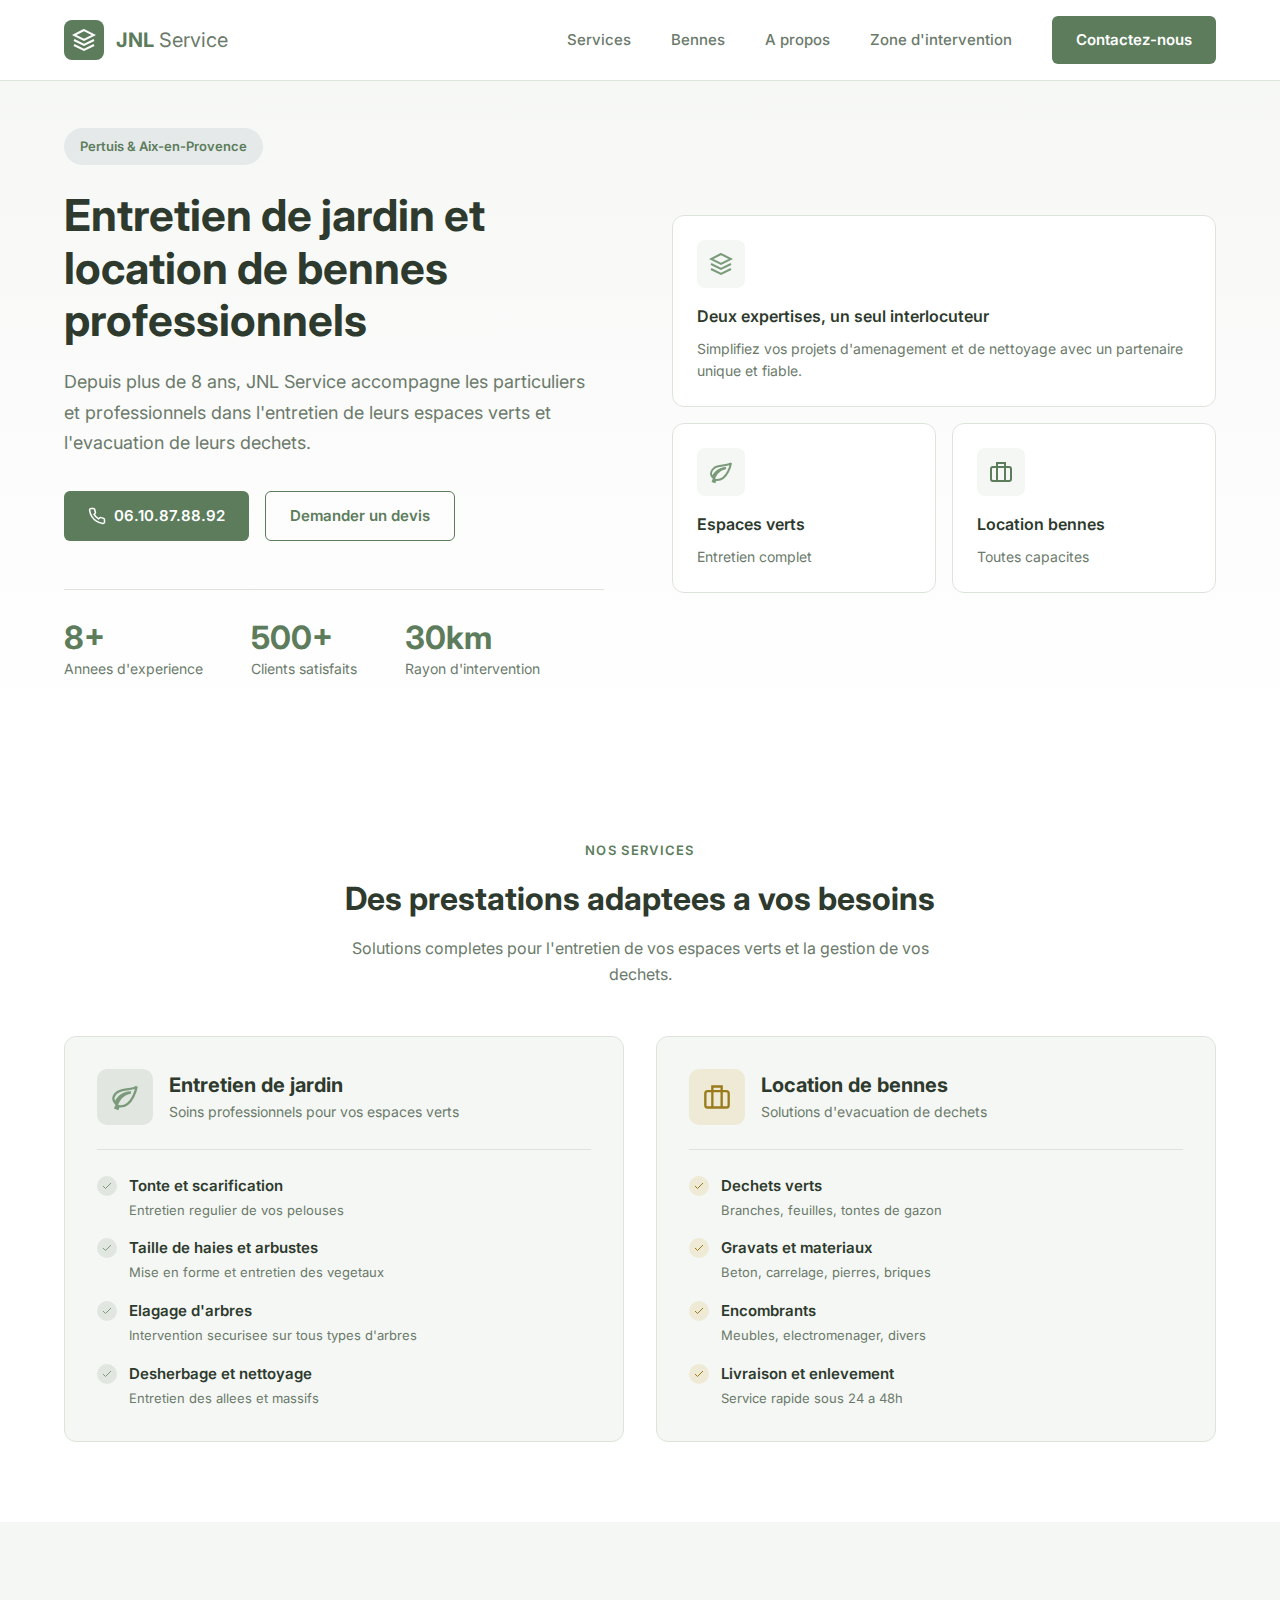
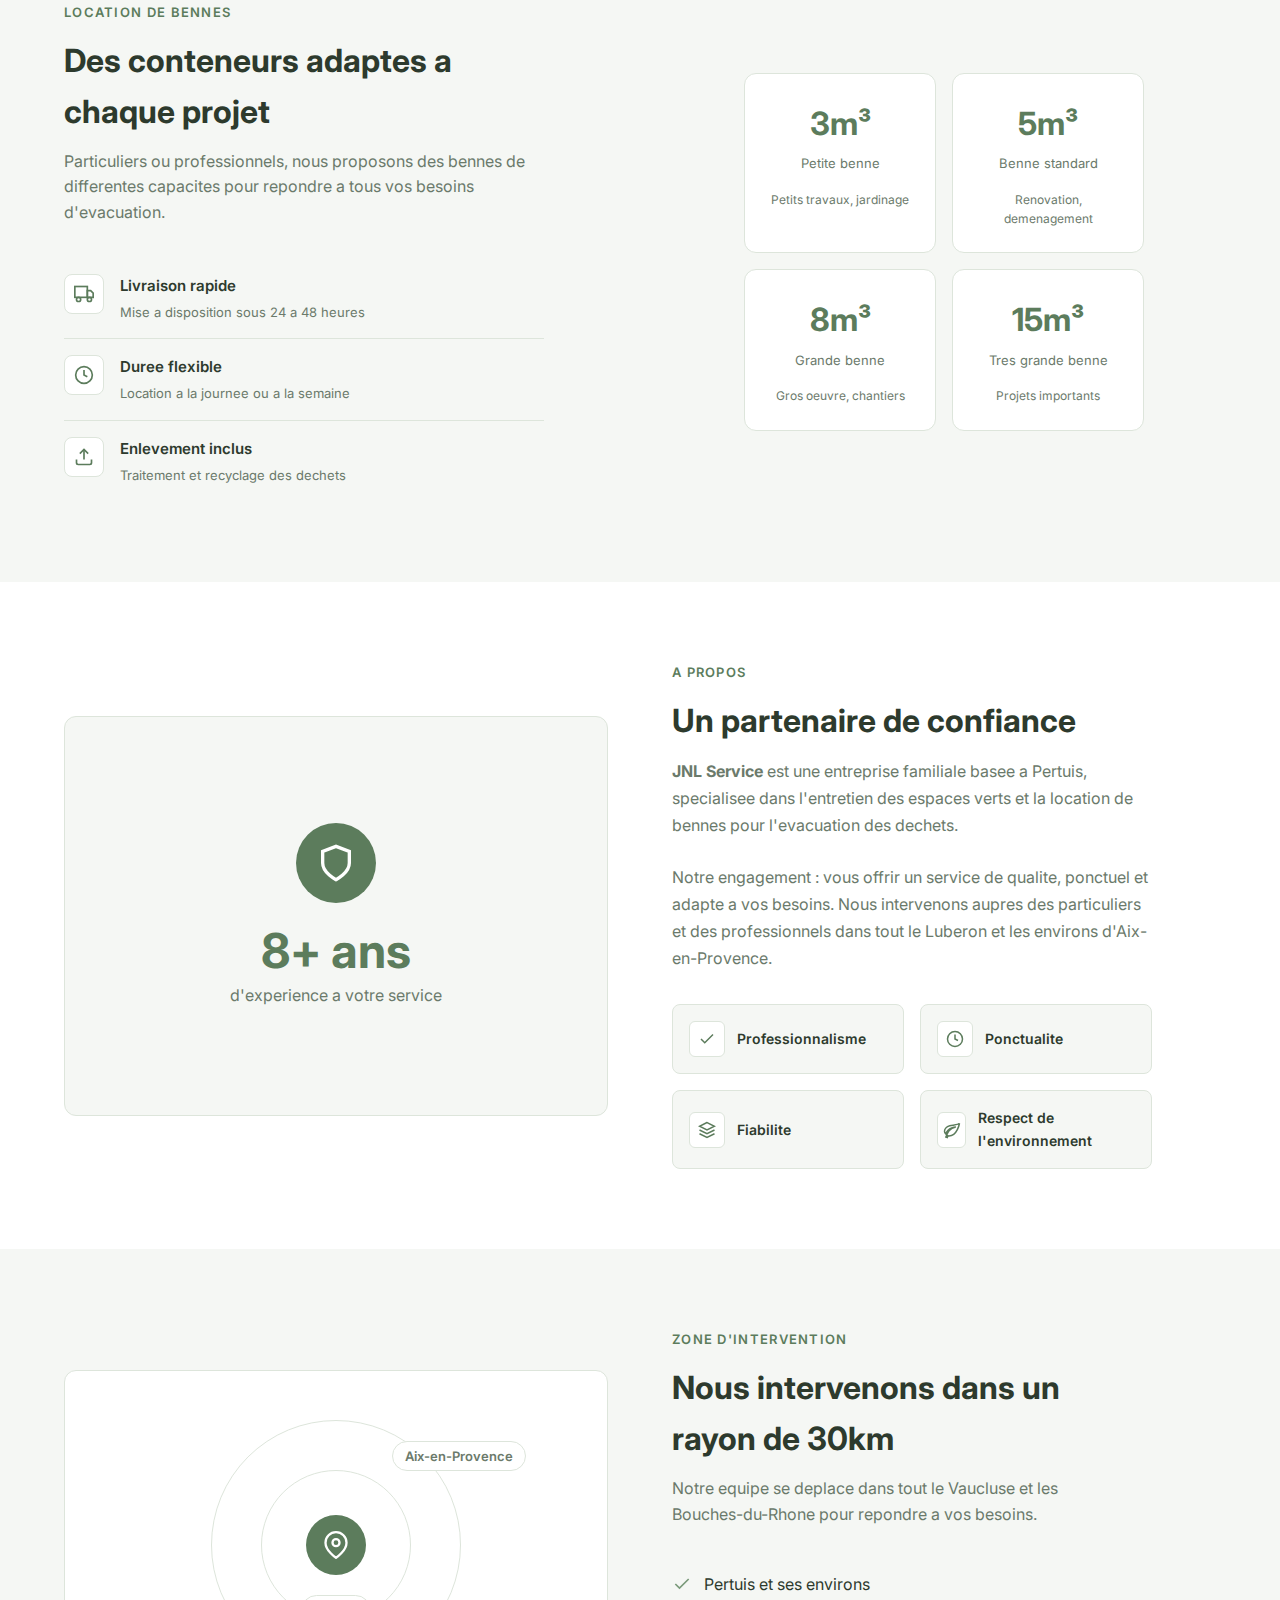
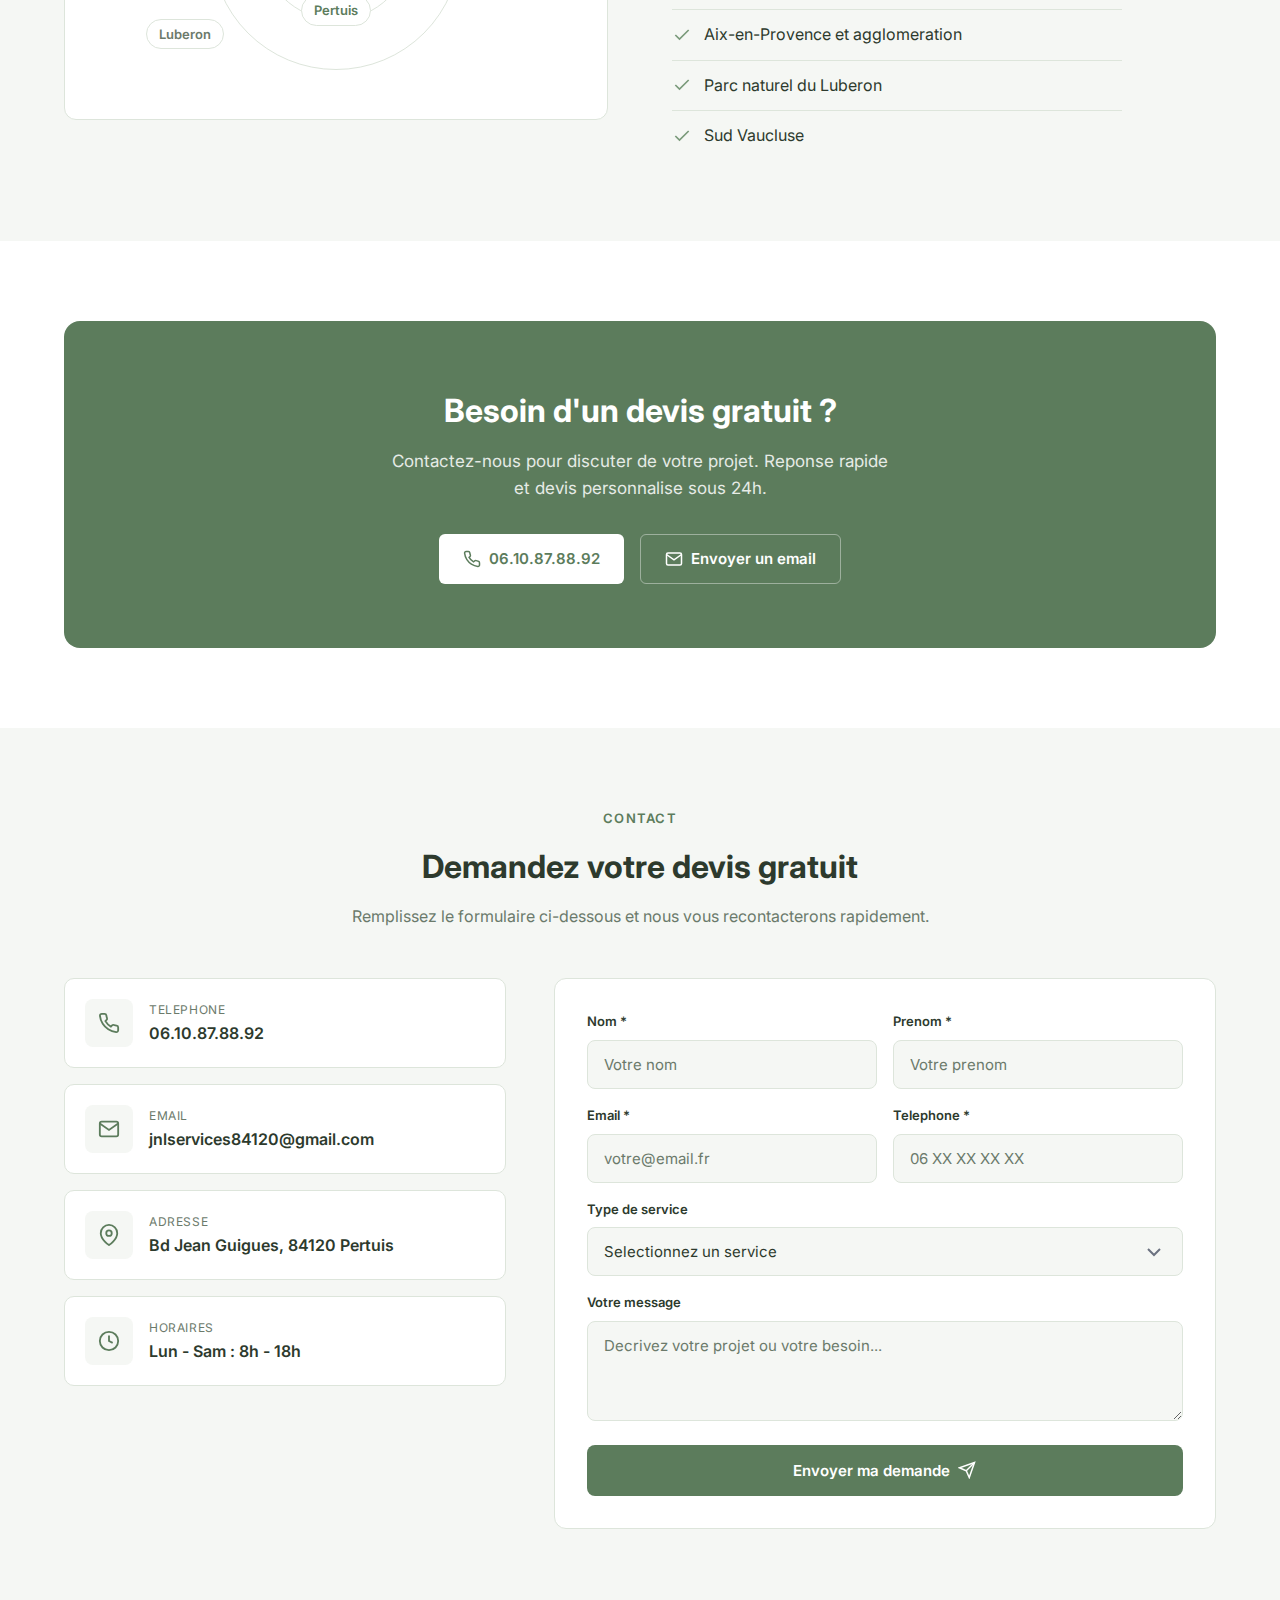
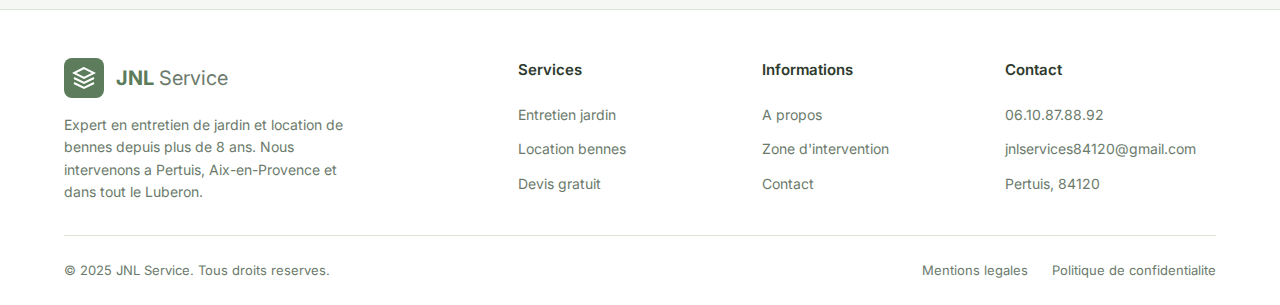
<file: index3-vert-sauge.html>
<!doctype html>
<html lang="fr">
    <head>
        <meta charset="UTF-8" />
        <meta name="viewport" content="width=device-width, initial-scale=1.0" />
        <meta
            name="description"
            content="JNL Service - Expert en entretien de jardin et location de bennes à Pertuis et Aix-en-Provence. Plus de 8 ans d'expérience. Devis gratuit au 06.10.87.88.92"
        />
        <meta
            name="keywords"
            content="entretien jardin, location benne, Pertuis, Aix-en-Provence, évacuation déchets, paysagiste, tonte pelouse, élagage"
        />

        <!-- Open Graph -->
        <meta property="og:type" content="website" />
        <meta property="og:url" content="https://jnl-service.fr/" />
        <meta
            property="og:title"
            content="JNL Service | Jardin & Bennes - Pertuis"
        />
        <meta
            property="og:description"
            content="Deux expertises, un seul interlocuteur. Entretien de jardin et location de bennes."
        />

        <link rel="canonical" href="https://jnl-service.fr/" />
        <link rel="icon" type="image/svg+xml" href="images/favicon.svg" />

        <!-- Fonts -->
        <link rel="preconnect" href="https://fonts.googleapis.com" />
        <link rel="preconnect" href="https://fonts.gstatic.com" crossorigin />
        <link
            href="https://fonts.googleapis.com/css2?family=Inter:wght@400;500;600;700&display=swap"
            rel="stylesheet"
        />

        <title>
            JNL Service | Entretien Jardin & Location Bennes - Pertuis,
            Aix-en-Provence
        </title>

        <!-- Schema.org -->
        <script type="application/ld+json">
            {
                "@context": "https://schema.org",
                "@type": "LocalBusiness",
                "name": "JNL Service",
                "description": "Expert en entretien de jardin et location de bennes",
                "url": "https://jnl-service.fr",
                "telephone": "+33610878892",
                "email": "jnlservices84120@gmail.com",
                "address": {
                    "@type": "PostalAddress",
                    "streetAddress": "Bd Jean Guigues",
                    "addressLocality": "Pertuis",
                    "postalCode": "84120",
                    "addressCountry": "FR"
                },
                "areaServed": [
                    "Pertuis",
                    "Aix-en-Provence",
                    "Luberon",
                    "Vaucluse"
                ]
            }
        </script>

        <style>
            /* ============================================
           VARIABLES & RESET
           ============================================ */
            /* PALETTE VERT SAUGE - Doux et organique */
            :root {
                --primary: #5c7c5c;
                --primary-dark: #4a6a4a;
                --secondary: #7a9a7a;
                --accent: #a67c52;
                --text: #2d3a2d;
                --text-light: #6b7a6b;
                --bg: #ffffff;
                --bg-alt: #f5f7f4;
                --border: #dde5db;
                --font: "Inter", -apple-system, BlinkMacSystemFont, sans-serif;
            }

            *,
            *::before,
            *::after {
                box-sizing: border-box;
                margin: 0;
                padding: 0;
            }

            html {
                scroll-behavior: smooth;
            }

            body {
                font-family: var(--font);
                background: var(--bg);
                color: var(--text);
                line-height: 1.6;
            }

            a {
                color: inherit;
                text-decoration: none;
            }

            ul {
                list-style: none;
            }

            img {
                max-width: 100%;
                display: block;
            }

            .container {
                width: 100%;
                max-width: 1200px;
                margin: 0 auto;
                padding: 0 1.5rem;
            }

            /* ============================================
           HEADER
           ============================================ */
            .header {
                position: fixed;
                top: 0;
                left: 0;
                right: 0;
                z-index: 1000;
                background: var(--bg);
                border-bottom: 1px solid var(--border);
            }

            .header-inner {
                display: flex;
                justify-content: space-between;
                align-items: center;
                padding: 1rem 0;
            }

            .logo {
                display: flex;
                align-items: center;
                gap: 0.75rem;
            }

            .logo-icon {
                width: 40px;
                height: 40px;
                background: var(--primary);
                border-radius: 8px;
                display: flex;
                align-items: center;
                justify-content: center;
                color: white;
            }

            .logo-icon svg {
                width: 24px;
                height: 24px;
            }

            .logo-text {
                font-size: 1.25rem;
                font-weight: 700;
                color: var(--primary);
            }

            .logo-text span {
                font-weight: 400;
                color: var(--text-light);
            }

            .nav {
                display: flex;
                align-items: center;
                gap: 2.5rem;
            }

            .nav-link {
                font-size: 0.9375rem;
                font-weight: 500;
                color: var(--text-light);
                transition: color 0.2s;
            }

            .nav-link:hover {
                color: var(--primary);
            }

            .btn {
                display: inline-flex;
                align-items: center;
                gap: 0.5rem;
                padding: 0.75rem 1.5rem;
                font-family: var(--font);
                font-size: 0.9375rem;
                font-weight: 600;
                border-radius: 6px;
                transition: all 0.2s;
                cursor: pointer;
                border: none;
            }

            .btn-primary {
                background: var(--primary);
                color: white;
            }

            .btn-primary:hover {
                background: var(--primary-dark);
            }

            .btn-outline {
                background: transparent;
                color: var(--primary);
                border: 1px solid var(--primary);
            }

            .btn-outline:hover {
                background: var(--primary);
                color: white;
            }

            .btn svg {
                width: 18px;
                height: 18px;
            }

            .nav-toggle {
                display: none;
                flex-direction: column;
                gap: 5px;
                cursor: pointer;
                padding: 0.5rem;
            }

            .nav-toggle span {
                width: 24px;
                height: 2px;
                background: var(--text);
                transition: all 0.3s;
            }

            /* ============================================
           HERO
           ============================================ */
            .hero {
                padding: 8rem 0 5rem;
                background: linear-gradient(
                    180deg,
                    var(--bg-alt) 0%,
                    var(--bg) 100%
                );
            }

            .hero-grid {
                display: grid;
                grid-template-columns: 1fr 1fr;
                gap: 4rem;
                align-items: center;
            }

            .hero-content {
                max-width: 540px;
            }

            .hero-badge {
                display: inline-flex;
                align-items: center;
                gap: 0.5rem;
                padding: 0.5rem 1rem;
                background: rgba(30, 58, 95, 0.08);
                border-radius: 100px;
                font-size: 0.8125rem;
                font-weight: 600;
                color: var(--primary);
                margin-bottom: 1.5rem;
            }

            .hero-title {
                font-size: 2.75rem;
                font-weight: 700;
                line-height: 1.2;
                color: var(--text);
                margin-bottom: 1.25rem;
            }

            .hero-subtitle {
                font-size: 1.125rem;
                color: var(--text-light);
                margin-bottom: 2rem;
                line-height: 1.7;
            }

            .hero-buttons {
                display: flex;
                gap: 1rem;
                margin-bottom: 3rem;
            }

            .hero-stats {
                display: flex;
                gap: 3rem;
                padding-top: 2rem;
                border-top: 1px solid var(--border);
            }

            .stat {
                text-align: left;
            }

            .stat-number {
                font-size: 2rem;
                font-weight: 700;
                color: var(--primary);
                line-height: 1;
            }

            .stat-label {
                font-size: 0.875rem;
                color: var(--text-light);
                margin-top: 0.25rem;
            }

            .hero-visual {
                display: grid;
                grid-template-columns: 1fr 1fr;
                gap: 1rem;
            }

            .hero-card {
                background: white;
                border: 1px solid var(--border);
                border-radius: 12px;
                padding: 1.5rem;
                transition: box-shadow 0.2s;
            }

            .hero-card:hover {
                box-shadow: 0 4px 20px rgba(0, 0, 0, 0.08);
            }

            .hero-card:first-child {
                grid-column: span 2;
            }

            .hero-card-icon {
                width: 48px;
                height: 48px;
                background: var(--bg-alt);
                border-radius: 8px;
                display: flex;
                align-items: center;
                justify-content: center;
                margin-bottom: 1rem;
            }

            .hero-card-icon svg {
                width: 24px;
                height: 24px;
            }

            .hero-card-icon.green {
                color: var(--secondary);
            }

            .hero-card-icon.blue {
                color: var(--primary);
            }

            .hero-card h3 {
                font-size: 1rem;
                font-weight: 600;
                margin-bottom: 0.5rem;
            }

            .hero-card p {
                font-size: 0.875rem;
                color: var(--text-light);
            }

            /* ============================================
           SERVICES
           ============================================ */
            .services {
                padding: 5rem 0;
            }

            .section-header {
                text-align: center;
                margin-bottom: 3rem;
            }

            .section-label {
                font-size: 0.8125rem;
                font-weight: 600;
                text-transform: uppercase;
                letter-spacing: 0.1em;
                color: var(--primary);
                margin-bottom: 0.75rem;
            }

            .section-title {
                font-size: 2rem;
                font-weight: 700;
                color: var(--text);
                margin-bottom: 0.75rem;
            }

            .section-subtitle {
                font-size: 1rem;
                color: var(--text-light);
                max-width: 600px;
                margin: 0 auto;
            }

            .services-grid {
                display: grid;
                grid-template-columns: repeat(2, 1fr);
                gap: 2rem;
            }

            .service-block {
                background: var(--bg-alt);
                border: 1px solid var(--border);
                border-radius: 12px;
                padding: 2rem;
            }

            .service-block-header {
                display: flex;
                align-items: center;
                gap: 1rem;
                margin-bottom: 1.5rem;
                padding-bottom: 1.5rem;
                border-bottom: 1px solid var(--border);
            }

            .service-block-icon {
                width: 56px;
                height: 56px;
                border-radius: 10px;
                display: flex;
                align-items: center;
                justify-content: center;
            }

            .service-block-icon.green {
                background: rgba(45, 90, 61, 0.1);
                color: var(--secondary);
            }

            .service-block-icon.orange {
                background: rgba(201, 162, 39, 0.15);
                color: #9a7b1c;
            }

            .service-block-icon svg {
                width: 28px;
                height: 28px;
            }

            .service-block-title {
                font-size: 1.25rem;
                font-weight: 700;
            }

            .service-block-desc {
                font-size: 0.875rem;
                color: var(--text-light);
            }

            .service-list {
                display: grid;
                gap: 1rem;
            }

            .service-item {
                display: flex;
                align-items: flex-start;
                gap: 0.75rem;
            }

            .service-item-icon {
                width: 20px;
                height: 20px;
                border-radius: 50%;
                display: flex;
                align-items: center;
                justify-content: center;
                flex-shrink: 0;
                margin-top: 2px;
            }

            .service-item-icon.green {
                background: rgba(45, 90, 61, 0.1);
                color: var(--secondary);
            }

            .service-item-icon.orange {
                background: rgba(201, 162, 39, 0.15);
                color: #9a7b1c;
            }

            .service-item-icon svg {
                width: 12px;
                height: 12px;
            }

            .service-item-content h4 {
                font-size: 0.9375rem;
                font-weight: 600;
                margin-bottom: 0.125rem;
            }

            .service-item-content p {
                font-size: 0.8125rem;
                color: var(--text-light);
            }

            /* ============================================
           BENNES SECTION
           ============================================ */
            .bennes {
                padding: 5rem 0;
                background: var(--bg-alt);
            }

            .bennes-grid {
                display: grid;
                grid-template-columns: 1fr 1fr;
                gap: 4rem;
                align-items: center;
            }

            .bennes-content {
                max-width: 480px;
            }

            .bennes-features {
                margin-top: 2rem;
            }

            .benne-feature {
                display: flex;
                gap: 1rem;
                padding: 1rem 0;
                border-bottom: 1px solid var(--border);
            }

            .benne-feature:last-child {
                border-bottom: none;
            }

            .benne-feature-icon {
                width: 40px;
                height: 40px;
                background: white;
                border: 1px solid var(--border);
                border-radius: 8px;
                display: flex;
                align-items: center;
                justify-content: center;
                flex-shrink: 0;
                color: var(--primary);
            }

            .benne-feature-icon svg {
                width: 20px;
                height: 20px;
            }

            .benne-feature h4 {
                font-size: 0.9375rem;
                font-weight: 600;
                margin-bottom: 0.25rem;
            }

            .benne-feature p {
                font-size: 0.8125rem;
                color: var(--text-light);
            }

            .bennes-visual {
                display: flex;
                justify-content: center;
            }

            .bennes-cards {
                display: grid;
                grid-template-columns: repeat(2, 1fr);
                gap: 1rem;
                width: 100%;
                max-width: 400px;
            }

            .benne-card {
                background: white;
                border: 1px solid var(--border);
                border-radius: 12px;
                padding: 1.5rem;
                text-align: center;
            }

            .benne-card-size {
                font-size: 2rem;
                font-weight: 700;
                color: var(--primary);
                margin-bottom: 0.25rem;
            }

            .benne-card-label {
                font-size: 0.8125rem;
                color: var(--text-light);
                margin-bottom: 1rem;
            }

            .benne-card-uses {
                font-size: 0.75rem;
                color: var(--text-light);
            }

            /* ============================================
           ABOUT
           ============================================ */
            .about {
                padding: 5rem 0;
            }

            .about-grid {
                display: grid;
                grid-template-columns: 1fr 1fr;
                gap: 4rem;
                align-items: center;
            }

            .about-visual {
                background: var(--bg-alt);
                border: 1px solid var(--border);
                border-radius: 12px;
                padding: 3rem;
                display: flex;
                flex-direction: column;
                align-items: center;
                justify-content: center;
                text-align: center;
                min-height: 400px;
            }

            .about-visual-icon {
                width: 80px;
                height: 80px;
                background: var(--primary);
                border-radius: 50%;
                display: flex;
                align-items: center;
                justify-content: center;
                color: white;
                margin-bottom: 1.5rem;
            }

            .about-visual-icon svg {
                width: 40px;
                height: 40px;
            }

            .about-visual h3 {
                font-size: 3rem;
                font-weight: 700;
                color: var(--primary);
                line-height: 1;
            }

            .about-visual p {
                font-size: 1rem;
                color: var(--text-light);
                margin-top: 0.5rem;
            }

            .about-content {
                max-width: 480px;
            }

            .about-text {
                font-size: 1rem;
                color: var(--text-light);
                margin-bottom: 1.5rem;
                line-height: 1.7;
            }

            .about-values {
                display: grid;
                grid-template-columns: repeat(2, 1fr);
                gap: 1rem;
                margin-top: 2rem;
            }

            .value-item {
                display: flex;
                align-items: center;
                gap: 0.75rem;
                padding: 1rem;
                background: var(--bg-alt);
                border: 1px solid var(--border);
                border-radius: 8px;
            }

            .value-icon {
                width: 36px;
                height: 36px;
                background: white;
                border: 1px solid var(--border);
                border-radius: 6px;
                display: flex;
                align-items: center;
                justify-content: center;
                color: var(--primary);
            }

            .value-icon svg {
                width: 18px;
                height: 18px;
            }

            .value-text {
                font-size: 0.875rem;
                font-weight: 600;
            }

            /* ============================================
           ZONE
           ============================================ */
            .zone {
                padding: 5rem 0;
                background: var(--bg-alt);
            }

            .zone-grid {
                display: grid;
                grid-template-columns: 1fr 1fr;
                gap: 4rem;
                align-items: center;
            }

            .zone-map {
                background: white;
                border: 1px solid var(--border);
                border-radius: 12px;
                padding: 2rem;
                min-height: 350px;
                display: flex;
                align-items: center;
                justify-content: center;
                position: relative;
            }

            .zone-map-center {
                width: 60px;
                height: 60px;
                background: var(--primary);
                border-radius: 50%;
                display: flex;
                align-items: center;
                justify-content: center;
                color: white;
                position: relative;
                z-index: 2;
            }

            .zone-map-center svg {
                width: 28px;
                height: 28px;
            }

            .zone-map-ring {
                position: absolute;
                border: 1px solid var(--border);
                border-radius: 50%;
            }

            .zone-map-ring:nth-child(2) {
                width: 150px;
                height: 150px;
            }

            .zone-map-ring:nth-child(3) {
                width: 250px;
                height: 250px;
            }

            .zone-map-ring:nth-child(4) {
                width: 350px;
                height: 350px;
            }

            .zone-label {
                position: absolute;
                font-size: 0.8125rem;
                font-weight: 600;
                color: var(--text-light);
                background: white;
                padding: 0.25rem 0.75rem;
                border-radius: 100px;
                border: 1px solid var(--border);
            }

            .zone-label.pertuis {
                top: 50%;
                left: 50%;
                transform: translate(-50%, 50px);
                color: var(--primary);
            }

            .zone-label.aix {
                top: 20%;
                right: 15%;
            }

            .zone-label.luberon {
                bottom: 20%;
                left: 15%;
            }

            .zone-content {
                max-width: 450px;
            }

            .zone-list {
                margin-top: 2rem;
            }

            .zone-item {
                display: flex;
                align-items: center;
                gap: 0.75rem;
                padding: 0.75rem 0;
                border-bottom: 1px solid var(--border);
            }

            .zone-item:last-child {
                border-bottom: none;
            }

            .zone-item svg {
                width: 20px;
                height: 20px;
                color: var(--secondary);
            }

            .zone-item span {
                font-size: 1rem;
            }

            /* ============================================
           CTA
           ============================================ */
            .cta {
                padding: 5rem 0;
            }

            .cta-box {
                background: var(--primary);
                border-radius: 16px;
                padding: 4rem;
                text-align: center;
                color: white;
            }

            .cta-title {
                font-size: 2rem;
                font-weight: 700;
                margin-bottom: 0.75rem;
            }

            .cta-subtitle {
                font-size: 1.0625rem;
                opacity: 0.85;
                margin-bottom: 2rem;
                max-width: 500px;
                margin-left: auto;
                margin-right: auto;
            }

            .cta-buttons {
                display: flex;
                justify-content: center;
                gap: 1rem;
                flex-wrap: wrap;
            }

            .btn-white {
                background: white;
                color: var(--primary);
            }

            .btn-white:hover {
                background: #f0f0f0;
            }

            .btn-ghost {
                background: transparent;
                color: white;
                border: 1px solid rgba(255, 255, 255, 0.4);
            }

            .btn-ghost:hover {
                background: rgba(255, 255, 255, 0.1);
                border-color: rgba(255, 255, 255, 0.6);
            }

            /* ============================================
           CONTACT
           ============================================ */
            .contact {
                padding: 5rem 0;
                background: var(--bg-alt);
            }

            .contact-grid {
                display: grid;
                grid-template-columns: 1fr 1.5fr;
                gap: 3rem;
            }

            .contact-info {
                display: flex;
                flex-direction: column;
                gap: 1rem;
            }

            .contact-card {
                display: flex;
                align-items: center;
                gap: 1rem;
                padding: 1.25rem;
                background: white;
                border: 1px solid var(--border);
                border-radius: 10px;
            }

            .contact-card-icon {
                width: 48px;
                height: 48px;
                background: var(--bg-alt);
                border-radius: 8px;
                display: flex;
                align-items: center;
                justify-content: center;
                color: var(--primary);
                flex-shrink: 0;
            }

            .contact-card-icon svg {
                width: 22px;
                height: 22px;
            }

            .contact-card-label {
                font-size: 0.75rem;
                color: var(--text-light);
                text-transform: uppercase;
                letter-spacing: 0.05em;
                margin-bottom: 0.125rem;
            }

            .contact-card-value {
                font-size: 1rem;
                font-weight: 600;
            }

            .contact-card-value a:hover {
                color: var(--primary);
            }

            .contact-form {
                background: white;
                border: 1px solid var(--border);
                border-radius: 12px;
                padding: 2rem;
            }

            .form-row {
                display: grid;
                grid-template-columns: 1fr 1fr;
                gap: 1rem;
            }

            .form-group {
                margin-bottom: 1rem;
            }

            .form-group label {
                display: block;
                font-size: 0.8125rem;
                font-weight: 600;
                margin-bottom: 0.5rem;
                color: var(--text);
            }

            .form-group input,
            .form-group select,
            .form-group textarea {
                width: 100%;
                padding: 0.875rem 1rem;
                background: var(--bg-alt);
                border: 1px solid var(--border);
                border-radius: 8px;
                font-family: var(--font);
                font-size: 0.9375rem;
                color: var(--text);
                transition: all 0.2s;
            }

            .form-group input:focus,
            .form-group select:focus,
            .form-group textarea:focus {
                outline: none;
                border-color: var(--primary);
                background: white;
            }

            .form-group input::placeholder,
            .form-group textarea::placeholder {
                color: var(--text-light);
            }

            .form-group select {
                cursor: pointer;
                appearance: none;
                background-image: url("data:image/svg+xml,%3Csvg xmlns='http://www.w3.org/2000/svg' width='24' height='24' viewBox='0 0 24 24' fill='none' stroke='%236b7280' stroke-width='2'%3E%3Cpath d='M6 9l6 6 6-6'/%3E%3C/svg%3E");
                background-repeat: no-repeat;
                background-position: right 1rem center;
                padding-right: 3rem;
            }

            .form-group textarea {
                resize: vertical;
                min-height: 100px;
            }

            .btn-submit {
                width: 100%;
                padding: 1rem;
                background: var(--primary);
                color: white;
                font-family: var(--font);
                font-size: 0.9375rem;
                font-weight: 600;
                border: none;
                border-radius: 8px;
                cursor: pointer;
                display: flex;
                align-items: center;
                justify-content: center;
                gap: 0.5rem;
                transition: all 0.2s;
            }

            .btn-submit:hover {
                background: var(--primary-dark);
            }

            .btn-submit svg {
                width: 18px;
                height: 18px;
            }

            /* ============================================
           FOOTER
           ============================================ */
            .footer {
                padding: 3rem 0 1.5rem;
                border-top: 1px solid var(--border);
            }

            .footer-grid {
                display: grid;
                grid-template-columns: 2fr 1fr 1fr 1fr;
                gap: 2rem;
                padding-bottom: 2rem;
                border-bottom: 1px solid var(--border);
            }

            .footer-brand {
                max-width: 280px;
            }

            .footer-brand .logo {
                margin-bottom: 1rem;
            }

            .footer-desc {
                font-size: 0.875rem;
                color: var(--text-light);
                line-height: 1.6;
            }

            .footer-title {
                font-size: 0.9375rem;
                font-weight: 600;
                margin-bottom: 1rem;
                color: var(--text);
            }

            .footer-links a {
                display: block;
                font-size: 0.875rem;
                color: var(--text-light);
                padding: 0.375rem 0;
                transition: color 0.2s;
            }

            .footer-links a:hover {
                color: var(--primary);
            }

            .footer-bottom {
                padding-top: 1.5rem;
                display: flex;
                justify-content: space-between;
                align-items: center;
                font-size: 0.8125rem;
                color: var(--text-light);
            }

            .footer-legal {
                display: flex;
                gap: 1.5rem;
            }

            .footer-legal a:hover {
                color: var(--primary);
            }

            /* ============================================
           RESPONSIVE
           ============================================ */
            @media (max-width: 1024px) {
                .hero-grid,
                .services-grid,
                .bennes-grid,
                .about-grid,
                .zone-grid {
                    grid-template-columns: 1fr;
                    gap: 3rem;
                }

                .hero-content,
                .bennes-content,
                .about-content,
                .zone-content {
                    max-width: 100%;
                }

                .footer-grid {
                    grid-template-columns: repeat(2, 1fr);
                }
            }

            @media (max-width: 768px) {
                .nav {
                    position: fixed;
                    top: 0;
                    right: -100%;
                    width: 80%;
                    max-width: 300px;
                    height: 100vh;
                    background: var(--bg);
                    flex-direction: column;
                    justify-content: center;
                    gap: 1.5rem;
                    padding: 2rem;
                    transition: right 0.3s ease;
                    border-left: 1px solid var(--border);
                }

                .nav.active {
                    right: 0;
                }

                .nav-toggle {
                    display: flex;
                }

                .nav-toggle.active span:nth-child(1) {
                    transform: rotate(45deg) translate(5px, 5px);
                }

                .nav-toggle.active span:nth-child(2) {
                    opacity: 0;
                }

                .nav-toggle.active span:nth-child(3) {
                    transform: rotate(-45deg) translate(5px, -5px);
                }

                .hero-title {
                    font-size: 2rem;
                }

                .hero-stats {
                    flex-wrap: wrap;
                    gap: 2rem;
                }

                .hero-visual {
                    grid-template-columns: 1fr;
                }

                .hero-card:first-child {
                    grid-column: span 1;
                }

                .services-grid {
                    grid-template-columns: 1fr;
                }

                .bennes-cards {
                    grid-template-columns: 1fr;
                }

                .contact-grid {
                    grid-template-columns: 1fr;
                }

                .form-row {
                    grid-template-columns: 1fr;
                }

                .cta-box {
                    padding: 3rem 2rem;
                }

                .footer-grid {
                    grid-template-columns: 1fr;
                    text-align: center;
                }

                .footer-brand {
                    max-width: 100%;
                }

                .footer-brand .logo {
                    justify-content: center;
                }

                .footer-bottom {
                    flex-direction: column;
                    gap: 1rem;
                }
            }

            @media (max-width: 480px) {
                .container {
                    padding: 0 1rem;
                }

                .hero {
                    padding: 7rem 0 3rem;
                }

                .hero-buttons {
                    flex-direction: column;
                }

                .about-values {
                    grid-template-columns: 1fr;
                }
            }
        </style>
    </head>
    <body>
        <!-- Header -->
        <header class="header">
            <div class="container">
                <div class="header-inner">
                    <a href="#" class="logo">
                        <div class="logo-icon">
                            <svg
                                viewBox="0 0 24 24"
                                fill="none"
                                stroke="currentColor"
                                stroke-width="2"
                            >
                                <path d="M12 2L2 7l10 5 10-5-10-5z" />
                                <path d="M2 17l10 5 10-5" />
                                <path d="M2 12l10 5 10-5" />
                            </svg>
                        </div>
                        <div class="logo-text">JNL <span>Service</span></div>
                    </a>

                    <nav class="nav" id="nav">
                        <a href="#services" class="nav-link">Services</a>
                        <a href="#bennes" class="nav-link">Bennes</a>
                        <a href="#about" class="nav-link">A propos</a>
                        <a href="#zone" class="nav-link">Zone d'intervention</a>
                        <a href="#contact" class="btn btn-primary"
                            >Contactez-nous</a
                        >
                    </nav>

                    <div class="nav-toggle" id="navToggle">
                        <span></span>
                        <span></span>
                        <span></span>
                    </div>
                </div>
            </div>
        </header>

        <!-- Hero -->
        <section class="hero">
            <div class="container">
                <div class="hero-grid">
                    <div class="hero-content">
                        <div class="hero-badge">Pertuis & Aix-en-Provence</div>
                        <h1 class="hero-title">
                            Entretien de jardin et location de bennes
                            professionnels
                        </h1>
                        <p class="hero-subtitle">
                            Depuis plus de 8 ans, JNL Service accompagne les
                            particuliers et professionnels dans l'entretien de
                            leurs espaces verts et l'evacuation de leurs
                            dechets.
                        </p>
                        <div class="hero-buttons">
                            <a href="tel:0610878892" class="btn btn-primary">
                                <svg
                                    viewBox="0 0 24 24"
                                    fill="none"
                                    stroke="currentColor"
                                    stroke-width="2"
                                >
                                    <path
                                        d="M22 16.92v3a2 2 0 0 1-2.18 2 19.79 19.79 0 0 1-8.63-3.07 19.5 19.5 0 0 1-6-6 19.79 19.79 0 0 1-3.07-8.67A2 2 0 0 1 4.11 2h3a2 2 0 0 1 2 1.72 12.84 12.84 0 0 0 .7 2.81 2 2 0 0 1-.45 2.11L8.09 9.91a16 16 0 0 0 6 6l1.27-1.27a2 2 0 0 1 2.11-.45 12.84 12.84 0 0 0 2.81.7A2 2 0 0 1 22 16.92z"
                                    />
                                </svg>
                                06.10.87.88.92
                            </a>
                            <a href="#contact" class="btn btn-outline"
                                >Demander un devis</a
                            >
                        </div>
                        <div class="hero-stats">
                            <div class="stat">
                                <div class="stat-number">8+</div>
                                <div class="stat-label">
                                    Annees d'experience
                                </div>
                            </div>
                            <div class="stat">
                                <div class="stat-number">500+</div>
                                <div class="stat-label">Clients satisfaits</div>
                            </div>
                            <div class="stat">
                                <div class="stat-number">30km</div>
                                <div class="stat-label">
                                    Rayon d'intervention
                                </div>
                            </div>
                        </div>
                    </div>

                    <div class="hero-visual">
                        <div class="hero-card">
                            <div class="hero-card-icon green">
                                <svg
                                    viewBox="0 0 24 24"
                                    fill="none"
                                    stroke="currentColor"
                                    stroke-width="2"
                                >
                                    <path d="M12 2L2 7l10 5 10-5-10-5z" />
                                    <path d="M2 17l10 5 10-5" />
                                    <path d="M2 12l10 5 10-5" />
                                </svg>
                            </div>
                            <h3>Deux expertises, un seul interlocuteur</h3>
                            <p>
                                Simplifiez vos projets d'amenagement et de
                                nettoyage avec un partenaire unique et fiable.
                            </p>
                        </div>
                        <div class="hero-card">
                            <div class="hero-card-icon green">
                                <svg
                                    viewBox="0 0 24 24"
                                    fill="none"
                                    stroke="currentColor"
                                    stroke-width="2"
                                >
                                    <path
                                        d="M17 8C8 10 5.9 16.17 3.82 21.34l1.89.66.95-2.3c.48.17.98.3 1.34.3C19 20 22 3 22 3c-1 2-8 2.25-13 3.25S2 11.5 2 13.5s1.75 3.75 1.75 3.75C7 8 17 8 17 8z"
                                    />
                                </svg>
                            </div>
                            <h3>Espaces verts</h3>
                            <p>Entretien complet</p>
                        </div>
                        <div class="hero-card">
                            <div class="hero-card-icon blue">
                                <svg
                                    viewBox="0 0 24 24"
                                    fill="none"
                                    stroke="currentColor"
                                    stroke-width="2"
                                >
                                    <rect
                                        x="2"
                                        y="7"
                                        width="20"
                                        height="14"
                                        rx="2"
                                        ry="2"
                                    />
                                    <polyline points="16,21 16,3 8,3 8,21" />
                                </svg>
                            </div>
                            <h3>Location bennes</h3>
                            <p>Toutes capacites</p>
                        </div>
                    </div>
                </div>
            </div>
        </section>

        <!-- Services -->
        <section class="services" id="services">
            <div class="container">
                <div class="section-header">
                    <div class="section-label">Nos services</div>
                    <h2 class="section-title">
                        Des prestations adaptees a vos besoins
                    </h2>
                    <p class="section-subtitle">
                        Solutions completes pour l'entretien de vos espaces
                        verts et la gestion de vos dechets.
                    </p>
                </div>

                <div class="services-grid">
                    <!-- Jardin -->
                    <div class="service-block">
                        <div class="service-block-header">
                            <div class="service-block-icon green">
                                <svg
                                    viewBox="0 0 24 24"
                                    fill="none"
                                    stroke="currentColor"
                                    stroke-width="2"
                                >
                                    <path
                                        d="M17 8C8 10 5.9 16.17 3.82 21.34l1.89.66.95-2.3c.48.17.98.3 1.34.3C19 20 22 3 22 3c-1 2-8 2.25-13 3.25S2 11.5 2 13.5s1.75 3.75 1.75 3.75C7 8 17 8 17 8z"
                                    />
                                </svg>
                            </div>
                            <div>
                                <h3 class="service-block-title">
                                    Entretien de jardin
                                </h3>
                                <p class="service-block-desc">
                                    Soins professionnels pour vos espaces verts
                                </p>
                            </div>
                        </div>
                        <div class="service-list">
                            <div class="service-item">
                                <div class="service-item-icon green">
                                    <svg
                                        viewBox="0 0 24 24"
                                        fill="none"
                                        stroke="currentColor"
                                        stroke-width="2"
                                    >
                                        <polyline points="20,6 9,17 4,12" />
                                    </svg>
                                </div>
                                <div class="service-item-content">
                                    <h4>Tonte et scarification</h4>
                                    <p>Entretien regulier de vos pelouses</p>
                                </div>
                            </div>
                            <div class="service-item">
                                <div class="service-item-icon green">
                                    <svg
                                        viewBox="0 0 24 24"
                                        fill="none"
                                        stroke="currentColor"
                                        stroke-width="2"
                                    >
                                        <polyline points="20,6 9,17 4,12" />
                                    </svg>
                                </div>
                                <div class="service-item-content">
                                    <h4>Taille de haies et arbustes</h4>
                                    <p>
                                        Mise en forme et entretien des vegetaux
                                    </p>
                                </div>
                            </div>
                            <div class="service-item">
                                <div class="service-item-icon green">
                                    <svg
                                        viewBox="0 0 24 24"
                                        fill="none"
                                        stroke="currentColor"
                                        stroke-width="2"
                                    >
                                        <polyline points="20,6 9,17 4,12" />
                                    </svg>
                                </div>
                                <div class="service-item-content">
                                    <h4>Elagage d'arbres</h4>
                                    <p>
                                        Intervention securisee sur tous types
                                        d'arbres
                                    </p>
                                </div>
                            </div>
                            <div class="service-item">
                                <div class="service-item-icon green">
                                    <svg
                                        viewBox="0 0 24 24"
                                        fill="none"
                                        stroke="currentColor"
                                        stroke-width="2"
                                    >
                                        <polyline points="20,6 9,17 4,12" />
                                    </svg>
                                </div>
                                <div class="service-item-content">
                                    <h4>Desherbage et nettoyage</h4>
                                    <p>Entretien des allees et massifs</p>
                                </div>
                            </div>
                        </div>
                    </div>

                    <!-- Bennes -->
                    <div class="service-block">
                        <div class="service-block-header">
                            <div class="service-block-icon orange">
                                <svg
                                    viewBox="0 0 24 24"
                                    fill="none"
                                    stroke="currentColor"
                                    stroke-width="2"
                                >
                                    <rect
                                        x="2"
                                        y="7"
                                        width="20"
                                        height="14"
                                        rx="2"
                                        ry="2"
                                    />
                                    <polyline points="16,21 16,3 8,3 8,21" />
                                </svg>
                            </div>
                            <div>
                                <h3 class="service-block-title">
                                    Location de bennes
                                </h3>
                                <p class="service-block-desc">
                                    Solutions d'evacuation de dechets
                                </p>
                            </div>
                        </div>
                        <div class="service-list">
                            <div class="service-item">
                                <div class="service-item-icon orange">
                                    <svg
                                        viewBox="0 0 24 24"
                                        fill="none"
                                        stroke="currentColor"
                                        stroke-width="2"
                                    >
                                        <polyline points="20,6 9,17 4,12" />
                                    </svg>
                                </div>
                                <div class="service-item-content">
                                    <h4>Dechets verts</h4>
                                    <p>Branches, feuilles, tontes de gazon</p>
                                </div>
                            </div>
                            <div class="service-item">
                                <div class="service-item-icon orange">
                                    <svg
                                        viewBox="0 0 24 24"
                                        fill="none"
                                        stroke="currentColor"
                                        stroke-width="2"
                                    >
                                        <polyline points="20,6 9,17 4,12" />
                                    </svg>
                                </div>
                                <div class="service-item-content">
                                    <h4>Gravats et materiaux</h4>
                                    <p>Beton, carrelage, pierres, briques</p>
                                </div>
                            </div>
                            <div class="service-item">
                                <div class="service-item-icon orange">
                                    <svg
                                        viewBox="0 0 24 24"
                                        fill="none"
                                        stroke="currentColor"
                                        stroke-width="2"
                                    >
                                        <polyline points="20,6 9,17 4,12" />
                                    </svg>
                                </div>
                                <div class="service-item-content">
                                    <h4>Encombrants</h4>
                                    <p>Meubles, electromenager, divers</p>
                                </div>
                            </div>
                            <div class="service-item">
                                <div class="service-item-icon orange">
                                    <svg
                                        viewBox="0 0 24 24"
                                        fill="none"
                                        stroke="currentColor"
                                        stroke-width="2"
                                    >
                                        <polyline points="20,6 9,17 4,12" />
                                    </svg>
                                </div>
                                <div class="service-item-content">
                                    <h4>Livraison et enlevement</h4>
                                    <p>Service rapide sous 24 a 48h</p>
                                </div>
                            </div>
                        </div>
                    </div>
                </div>
            </div>
        </section>

        <!-- Bennes -->
        <section class="bennes" id="bennes">
            <div class="container">
                <div class="bennes-grid">
                    <div class="bennes-content">
                        <div class="section-label">Location de bennes</div>
                        <h2 class="section-title">
                            Des conteneurs adaptes a chaque projet
                        </h2>
                        <p class="section-subtitle">
                            Particuliers ou professionnels, nous proposons des
                            bennes de differentes capacites pour repondre a tous
                            vos besoins d'evacuation.
                        </p>

                        <div class="bennes-features">
                            <div class="benne-feature">
                                <div class="benne-feature-icon">
                                    <svg
                                        viewBox="0 0 24 24"
                                        fill="none"
                                        stroke="currentColor"
                                        stroke-width="2"
                                    >
                                        <rect
                                            x="1"
                                            y="3"
                                            width="15"
                                            height="13"
                                        />
                                        <polygon
                                            points="16,8 20,8 23,11 23,16 16,16"
                                        />
                                        <circle cx="5.5" cy="18.5" r="2.5" />
                                        <circle cx="18.5" cy="18.5" r="2.5" />
                                    </svg>
                                </div>
                                <div>
                                    <h4>Livraison rapide</h4>
                                    <p>
                                        Mise a disposition sous 24 a 48 heures
                                    </p>
                                </div>
                            </div>
                            <div class="benne-feature">
                                <div class="benne-feature-icon">
                                    <svg
                                        viewBox="0 0 24 24"
                                        fill="none"
                                        stroke="currentColor"
                                        stroke-width="2"
                                    >
                                        <circle cx="12" cy="12" r="10" />
                                        <polyline points="12,6 12,12 16,14" />
                                    </svg>
                                </div>
                                <div>
                                    <h4>Duree flexible</h4>
                                    <p>Location a la journee ou a la semaine</p>
                                </div>
                            </div>
                            <div class="benne-feature">
                                <div class="benne-feature-icon">
                                    <svg
                                        viewBox="0 0 24 24"
                                        fill="none"
                                        stroke="currentColor"
                                        stroke-width="2"
                                    >
                                        <path
                                            d="M21 15v4a2 2 0 0 1-2 2H5a2 2 0 0 1-2-2v-4"
                                        />
                                        <polyline points="17,8 12,3 7,8" />
                                        <line x1="12" y1="3" x2="12" y2="15" />
                                    </svg>
                                </div>
                                <div>
                                    <h4>Enlevement inclus</h4>
                                    <p>Traitement et recyclage des dechets</p>
                                </div>
                            </div>
                        </div>
                    </div>

                    <div class="bennes-visual">
                        <div class="bennes-cards">
                            <div class="benne-card">
                                <div class="benne-card-size">3m³</div>
                                <div class="benne-card-label">Petite benne</div>
                                <div class="benne-card-uses">
                                    Petits travaux, jardinage
                                </div>
                            </div>
                            <div class="benne-card">
                                <div class="benne-card-size">5m³</div>
                                <div class="benne-card-label">
                                    Benne standard
                                </div>
                                <div class="benne-card-uses">
                                    Renovation, demenagement
                                </div>
                            </div>
                            <div class="benne-card">
                                <div class="benne-card-size">8m³</div>
                                <div class="benne-card-label">Grande benne</div>
                                <div class="benne-card-uses">
                                    Gros oeuvre, chantiers
                                </div>
                            </div>
                            <div class="benne-card">
                                <div class="benne-card-size">15m³</div>
                                <div class="benne-card-label">
                                    Tres grande benne
                                </div>
                                <div class="benne-card-uses">
                                    Projets importants
                                </div>
                            </div>
                        </div>
                    </div>
                </div>
            </div>
        </section>

        <!-- About -->
        <section class="about" id="about">
            <div class="container">
                <div class="about-grid">
                    <div class="about-visual">
                        <div class="about-visual-icon">
                            <svg
                                viewBox="0 0 24 24"
                                fill="none"
                                stroke="currentColor"
                                stroke-width="2"
                            >
                                <path
                                    d="M12 22s8-4 8-10V5l-8-3-8 3v7c0 6 8 10 8 10z"
                                />
                            </svg>
                        </div>
                        <h3>8+ ans</h3>
                        <p>d'experience a votre service</p>
                    </div>

                    <div class="about-content">
                        <div class="section-label">A propos</div>
                        <h2 class="section-title">
                            Un partenaire de confiance
                        </h2>
                        <p class="about-text">
                            <strong>JNL Service</strong> est une entreprise
                            familiale basee a Pertuis, specialisee dans
                            l'entretien des espaces verts et la location de
                            bennes pour l'evacuation des dechets.
                        </p>
                        <p class="about-text">
                            Notre engagement : vous offrir un service de
                            qualite, ponctuel et adapte a vos besoins. Nous
                            intervenons aupres des particuliers et des
                            professionnels dans tout le Luberon et les environs
                            d'Aix-en-Provence.
                        </p>

                        <div class="about-values">
                            <div class="value-item">
                                <div class="value-icon">
                                    <svg
                                        viewBox="0 0 24 24"
                                        fill="none"
                                        stroke="currentColor"
                                        stroke-width="2"
                                    >
                                        <polyline points="20,6 9,17 4,12" />
                                    </svg>
                                </div>
                                <span class="value-text"
                                    >Professionnalisme</span
                                >
                            </div>
                            <div class="value-item">
                                <div class="value-icon">
                                    <svg
                                        viewBox="0 0 24 24"
                                        fill="none"
                                        stroke="currentColor"
                                        stroke-width="2"
                                    >
                                        <circle cx="12" cy="12" r="10" />
                                        <polyline points="12,6 12,12 16,14" />
                                    </svg>
                                </div>
                                <span class="value-text">Ponctualite</span>
                            </div>
                            <div class="value-item">
                                <div class="value-icon">
                                    <svg
                                        viewBox="0 0 24 24"
                                        fill="none"
                                        stroke="currentColor"
                                        stroke-width="2"
                                    >
                                        <path d="M12 2L2 7l10 5 10-5-10-5z" />
                                        <path d="M2 17l10 5 10-5" />
                                        <path d="M2 12l10 5 10-5" />
                                    </svg>
                                </div>
                                <span class="value-text">Fiabilite</span>
                            </div>
                            <div class="value-item">
                                <div class="value-icon">
                                    <svg
                                        viewBox="0 0 24 24"
                                        fill="none"
                                        stroke="currentColor"
                                        stroke-width="2"
                                    >
                                        <path
                                            d="M17 8C8 10 5.9 16.17 3.82 21.34l1.89.66.95-2.3c.48.17.98.3 1.34.3C19 20 22 3 22 3c-1 2-8 2.25-13 3.25S2 11.5 2 13.5s1.75 3.75 1.75 3.75C7 8 17 8 17 8z"
                                        />
                                    </svg>
                                </div>
                                <span class="value-text"
                                    >Respect de l'environnement</span
                                >
                            </div>
                        </div>
                    </div>
                </div>
            </div>
        </section>

        <!-- Zone -->
        <section class="zone" id="zone">
            <div class="container">
                <div class="zone-grid">
                    <div class="zone-map">
                        <div class="zone-map-ring"></div>
                        <div class="zone-map-ring"></div>
                        <div class="zone-map-ring"></div>
                        <div class="zone-map-center">
                            <svg
                                viewBox="0 0 24 24"
                                fill="none"
                                stroke="currentColor"
                                stroke-width="2"
                            >
                                <path
                                    d="M21 10c0 7-9 13-9 13s-9-6-9-13a9 9 0 0 1 18 0z"
                                />
                                <circle cx="12" cy="10" r="3" />
                            </svg>
                        </div>
                        <span class="zone-label pertuis">Pertuis</span>
                        <span class="zone-label aix">Aix-en-Provence</span>
                        <span class="zone-label luberon">Luberon</span>
                    </div>

                    <div class="zone-content">
                        <div class="section-label">Zone d'intervention</div>
                        <h2 class="section-title">
                            Nous intervenons dans un rayon de 30km
                        </h2>
                        <p class="section-subtitle">
                            Notre equipe se deplace dans tout le Vaucluse et les
                            Bouches-du-Rhone pour repondre a vos besoins.
                        </p>

                        <div class="zone-list">
                            <div class="zone-item">
                                <svg
                                    viewBox="0 0 24 24"
                                    fill="none"
                                    stroke="currentColor"
                                    stroke-width="2"
                                >
                                    <polyline points="20,6 9,17 4,12" />
                                </svg>
                                <span>Pertuis et ses environs</span>
                            </div>
                            <div class="zone-item">
                                <svg
                                    viewBox="0 0 24 24"
                                    fill="none"
                                    stroke="currentColor"
                                    stroke-width="2"
                                >
                                    <polyline points="20,6 9,17 4,12" />
                                </svg>
                                <span>Aix-en-Provence et agglomeration</span>
                            </div>
                            <div class="zone-item">
                                <svg
                                    viewBox="0 0 24 24"
                                    fill="none"
                                    stroke="currentColor"
                                    stroke-width="2"
                                >
                                    <polyline points="20,6 9,17 4,12" />
                                </svg>
                                <span>Parc naturel du Luberon</span>
                            </div>
                            <div class="zone-item">
                                <svg
                                    viewBox="0 0 24 24"
                                    fill="none"
                                    stroke="currentColor"
                                    stroke-width="2"
                                >
                                    <polyline points="20,6 9,17 4,12" />
                                </svg>
                                <span>Sud Vaucluse</span>
                            </div>
                        </div>
                    </div>
                </div>
            </div>
        </section>

        <!-- CTA -->
        <section class="cta">
            <div class="container">
                <div class="cta-box">
                    <h2 class="cta-title">Besoin d'un devis gratuit ?</h2>
                    <p class="cta-subtitle">
                        Contactez-nous pour discuter de votre projet. Reponse
                        rapide et devis personnalise sous 24h.
                    </p>
                    <div class="cta-buttons">
                        <a href="tel:0610878892" class="btn btn-white">
                            <svg
                                viewBox="0 0 24 24"
                                fill="none"
                                stroke="currentColor"
                                stroke-width="2"
                            >
                                <path
                                    d="M22 16.92v3a2 2 0 0 1-2.18 2 19.79 19.79 0 0 1-8.63-3.07 19.5 19.5 0 0 1-6-6 19.79 19.79 0 0 1-3.07-8.67A2 2 0 0 1 4.11 2h3a2 2 0 0 1 2 1.72 12.84 12.84 0 0 0 .7 2.81 2 2 0 0 1-.45 2.11L8.09 9.91a16 16 0 0 0 6 6l1.27-1.27a2 2 0 0 1 2.11-.45 12.84 12.84 0 0 0 2.81.7A2 2 0 0 1 22 16.92z"
                                />
                            </svg>
                            06.10.87.88.92
                        </a>
                        <a
                            href="mailto:jnlservices84120@gmail.com"
                            class="btn btn-ghost"
                        >
                            <svg
                                viewBox="0 0 24 24"
                                fill="none"
                                stroke="currentColor"
                                stroke-width="2"
                            >
                                <path
                                    d="M4 4h16c1.1 0 2 .9 2 2v12c0 1.1-.9 2-2 2H4c-1.1 0-2-.9-2-2V6c0-1.1.9-2 2-2z"
                                />
                                <polyline points="22,6 12,13 2,6" />
                            </svg>
                            Envoyer un email
                        </a>
                    </div>
                </div>
            </div>
        </section>

        <!-- Contact -->
        <section class="contact" id="contact">
            <div class="container">
                <div class="section-header">
                    <div class="section-label">Contact</div>
                    <h2 class="section-title">Demandez votre devis gratuit</h2>
                    <p class="section-subtitle">
                        Remplissez le formulaire ci-dessous et nous vous
                        recontacterons rapidement.
                    </p>
                </div>

                <div class="contact-grid">
                    <div class="contact-info">
                        <div class="contact-card">
                            <div class="contact-card-icon">
                                <svg
                                    viewBox="0 0 24 24"
                                    fill="none"
                                    stroke="currentColor"
                                    stroke-width="2"
                                >
                                    <path
                                        d="M22 16.92v3a2 2 0 0 1-2.18 2 19.79 19.79 0 0 1-8.63-3.07 19.5 19.5 0 0 1-6-6 19.79 19.79 0 0 1-3.07-8.67A2 2 0 0 1 4.11 2h3a2 2 0 0 1 2 1.72 12.84 12.84 0 0 0 .7 2.81 2 2 0 0 1-.45 2.11L8.09 9.91a16 16 0 0 0 6 6l1.27-1.27a2 2 0 0 1 2.11-.45 12.84 12.84 0 0 0 2.81.7A2 2 0 0 1 22 16.92z"
                                    />
                                </svg>
                            </div>
                            <div>
                                <div class="contact-card-label">Telephone</div>
                                <div class="contact-card-value">
                                    <a href="tel:0610878892">06.10.87.88.92</a>
                                </div>
                            </div>
                        </div>
                        <div class="contact-card">
                            <div class="contact-card-icon">
                                <svg
                                    viewBox="0 0 24 24"
                                    fill="none"
                                    stroke="currentColor"
                                    stroke-width="2"
                                >
                                    <path
                                        d="M4 4h16c1.1 0 2 .9 2 2v12c0 1.1-.9 2-2 2H4c-1.1 0-2-.9-2-2V6c0-1.1.9-2 2-2z"
                                    />
                                    <polyline points="22,6 12,13 2,6" />
                                </svg>
                            </div>
                            <div>
                                <div class="contact-card-label">Email</div>
                                <div class="contact-card-value">
                                    <a href="mailto:jnlservices84120@gmail.com"
                                        >jnlservices84120@gmail.com</a
                                    >
                                </div>
                            </div>
                        </div>
                        <div class="contact-card">
                            <div class="contact-card-icon">
                                <svg
                                    viewBox="0 0 24 24"
                                    fill="none"
                                    stroke="currentColor"
                                    stroke-width="2"
                                >
                                    <path
                                        d="M21 10c0 7-9 13-9 13s-9-6-9-13a9 9 0 0 1 18 0z"
                                    />
                                    <circle cx="12" cy="10" r="3" />
                                </svg>
                            </div>
                            <div>
                                <div class="contact-card-label">Adresse</div>
                                <div class="contact-card-value">
                                    Bd Jean Guigues, 84120 Pertuis
                                </div>
                            </div>
                        </div>
                        <div class="contact-card">
                            <div class="contact-card-icon">
                                <svg
                                    viewBox="0 0 24 24"
                                    fill="none"
                                    stroke="currentColor"
                                    stroke-width="2"
                                >
                                    <circle cx="12" cy="12" r="10" />
                                    <polyline points="12,6 12,12 16,14" />
                                </svg>
                            </div>
                            <div>
                                <div class="contact-card-label">Horaires</div>
                                <div class="contact-card-value">
                                    Lun - Sam : 8h - 18h
                                </div>
                            </div>
                        </div>
                    </div>

                    <form class="contact-form" action="#" method="POST">
                        <div class="form-row">
                            <div class="form-group">
                                <label for="nom">Nom *</label>
                                <input
                                    type="text"
                                    id="nom"
                                    name="nom"
                                    placeholder="Votre nom"
                                    required
                                />
                            </div>
                            <div class="form-group">
                                <label for="prenom">Prenom *</label>
                                <input
                                    type="text"
                                    id="prenom"
                                    name="prenom"
                                    placeholder="Votre prenom"
                                    required
                                />
                            </div>
                        </div>
                        <div class="form-row">
                            <div class="form-group">
                                <label for="email">Email *</label>
                                <input
                                    type="email"
                                    id="email"
                                    name="email"
                                    placeholder="votre@email.fr"
                                    required
                                />
                            </div>
                            <div class="form-group">
                                <label for="telephone">Telephone *</label>
                                <input
                                    type="tel"
                                    id="telephone"
                                    name="telephone"
                                    placeholder="06 XX XX XX XX"
                                    required
                                />
                            </div>
                        </div>
                        <div class="form-group">
                            <label for="service">Type de service</label>
                            <select id="service" name="service">
                                <option value="">
                                    Selectionnez un service
                                </option>
                                <option value="jardin">
                                    Entretien de jardin
                                </option>
                                <option value="benne">Location de benne</option>
                                <option value="les-deux">
                                    Les deux services
                                </option>
                                <option value="autre">Autre demande</option>
                            </select>
                        </div>
                        <div class="form-group">
                            <label for="message">Votre message</label>
                            <textarea
                                id="message"
                                name="message"
                                placeholder="Decrivez votre projet ou votre besoin..."
                            ></textarea>
                        </div>
                        <button type="submit" class="btn-submit">
                            Envoyer ma demande
                            <svg
                                viewBox="0 0 24 24"
                                fill="none"
                                stroke="currentColor"
                                stroke-width="2"
                            >
                                <line x1="22" y1="2" x2="11" y2="13" />
                                <polygon points="22,2 15,22 11,13 2,9" />
                            </svg>
                        </button>
                    </form>
                </div>
            </div>
        </section>

        <!-- Footer -->
        <footer class="footer">
            <div class="container">
                <div class="footer-grid">
                    <div class="footer-brand">
                        <a href="#" class="logo">
                            <div class="logo-icon">
                                <svg
                                    viewBox="0 0 24 24"
                                    fill="none"
                                    stroke="currentColor"
                                    stroke-width="2"
                                >
                                    <path d="M12 2L2 7l10 5 10-5-10-5z" />
                                    <path d="M2 17l10 5 10-5" />
                                    <path d="M2 12l10 5 10-5" />
                                </svg>
                            </div>
                            <div class="logo-text">
                                JNL <span>Service</span>
                            </div>
                        </a>
                        <p class="footer-desc">
                            Expert en entretien de jardin et location de bennes
                            depuis plus de 8 ans. Nous intervenons a Pertuis,
                            Aix-en-Provence et dans tout le Luberon.
                        </p>
                    </div>

                    <div>
                        <h4 class="footer-title">Services</h4>
                        <nav class="footer-links">
                            <a href="#services">Entretien jardin</a>
                            <a href="#bennes">Location bennes</a>
                            <a href="#contact">Devis gratuit</a>
                        </nav>
                    </div>

                    <div>
                        <h4 class="footer-title">Informations</h4>
                        <nav class="footer-links">
                            <a href="#about">A propos</a>
                            <a href="#zone">Zone d'intervention</a>
                            <a href="#contact">Contact</a>
                        </nav>
                    </div>

                    <div>
                        <h4 class="footer-title">Contact</h4>
                        <nav class="footer-links">
                            <a href="tel:0610878892">06.10.87.88.92</a>
                            <a href="mailto:jnlservices84120@gmail.com"
                                >jnlservices84120@gmail.com</a
                            >
                            <a>Pertuis, 84120</a>
                        </nav>
                    </div>
                </div>

                <div class="footer-bottom">
                    <p>&copy; 2025 JNL Service. Tous droits reserves.</p>
                    <div class="footer-legal">
                        <a href="#">Mentions legales</a>
                        <a href="#">Politique de confidentialite</a>
                    </div>
                </div>
            </div>
        </footer>

        <script>
            // Mobile navigation toggle
            const navToggle = document.getElementById("navToggle");
            const nav = document.getElementById("nav");

            navToggle.addEventListener("click", () => {
                navToggle.classList.toggle("active");
                nav.classList.toggle("active");
            });

            // Close mobile menu when clicking a link
            document.querySelectorAll(".nav-link").forEach((link) => {
                link.addEventListener("click", () => {
                    navToggle.classList.remove("active");
                    nav.classList.remove("active");
                });
            });

            // Smooth scroll for anchor links
            document.querySelectorAll('a[href^="#"]').forEach((anchor) => {
                anchor.addEventListener("click", function (e) {
                    e.preventDefault();
                    const target = document.querySelector(
                        this.getAttribute("href"),
                    );
                    if (target) {
                        target.scrollIntoView({
                            behavior: "smooth",
                            block: "start",
                        });
                    }
                });
            });
        </script>
    </body>
</html>
</file>
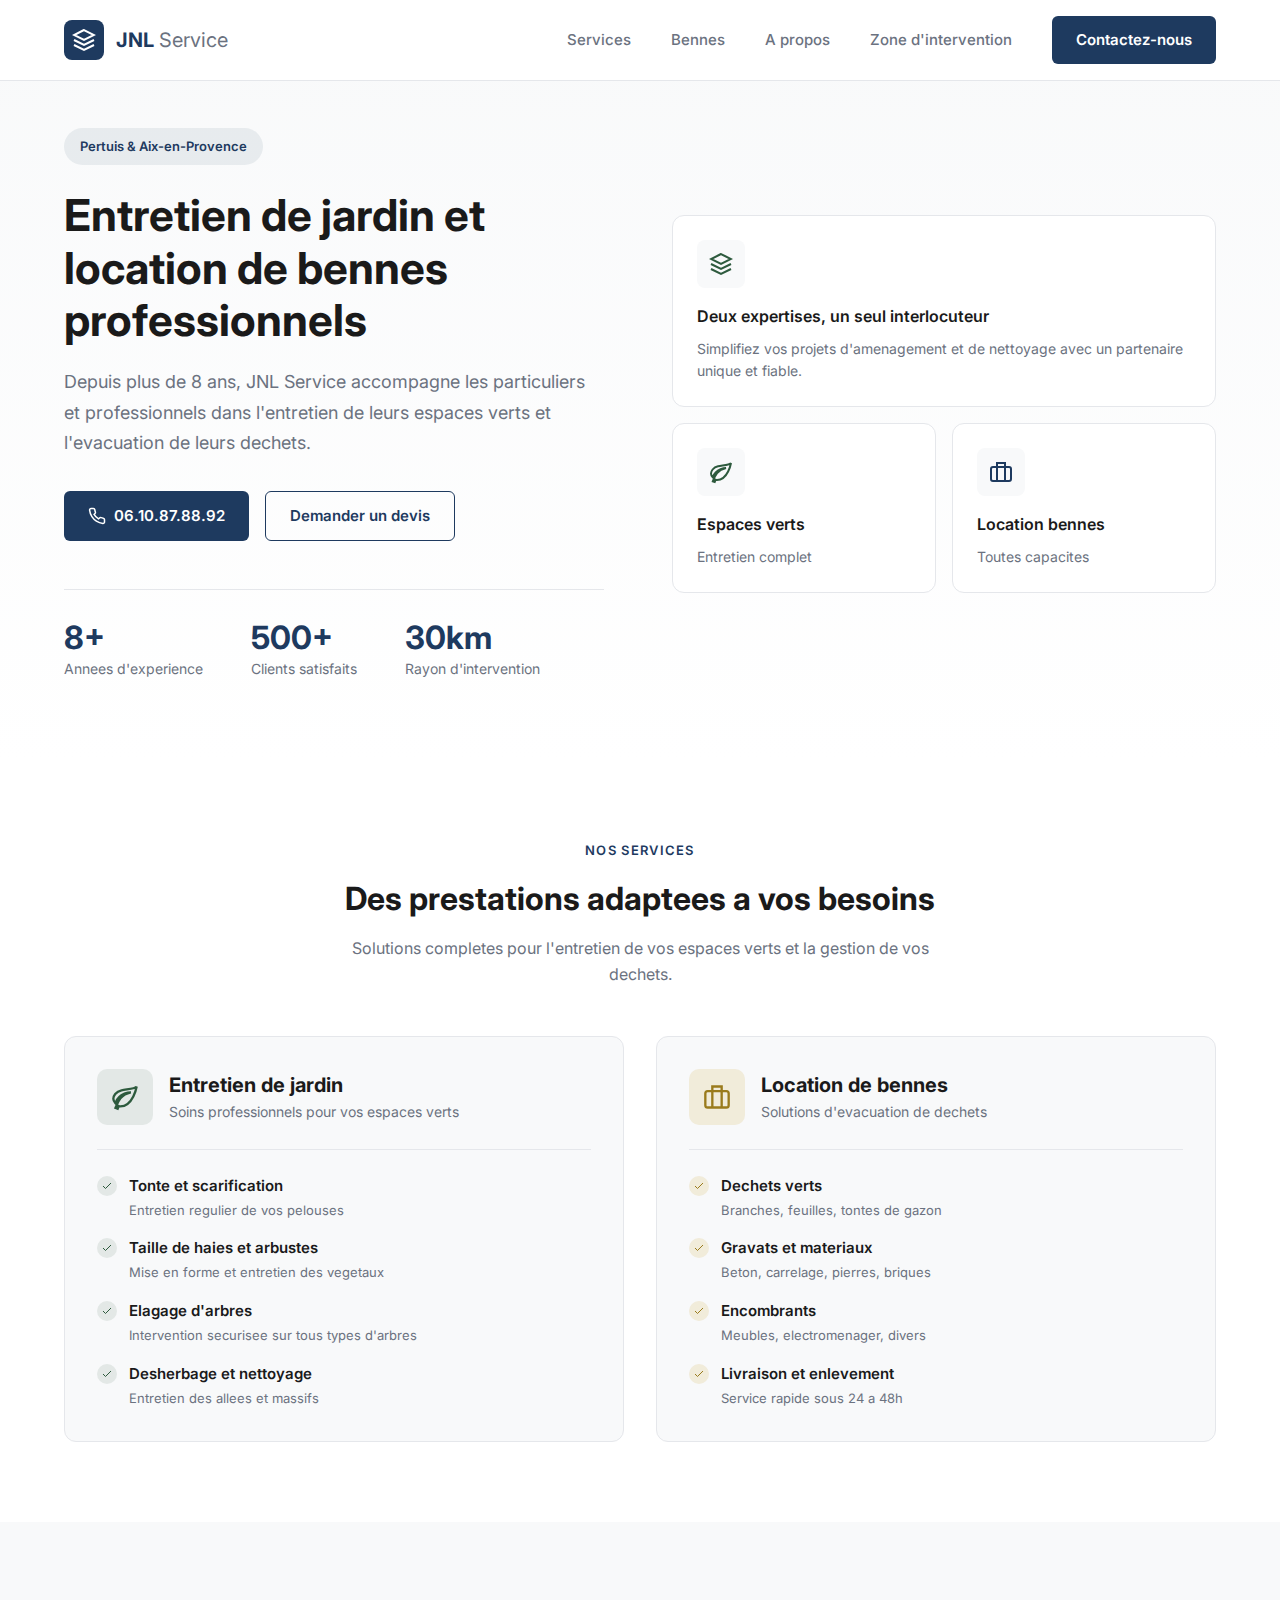
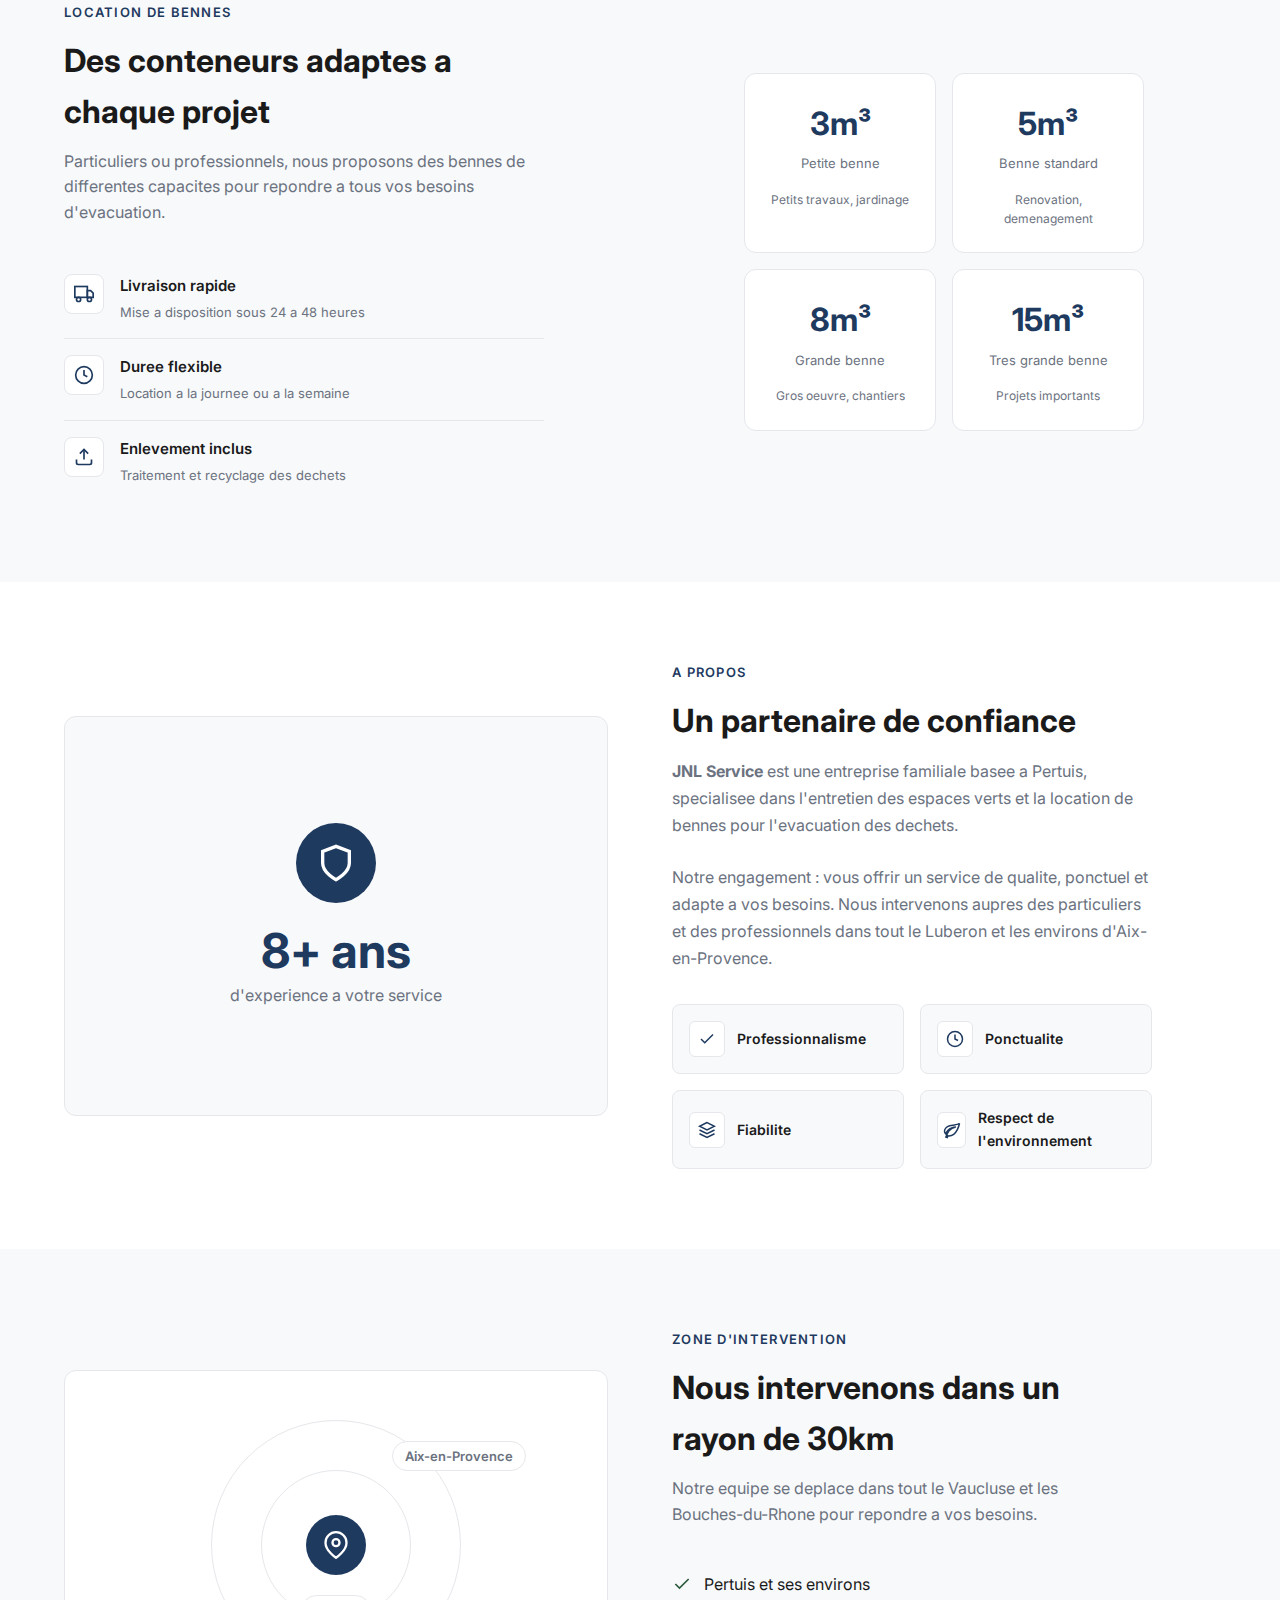
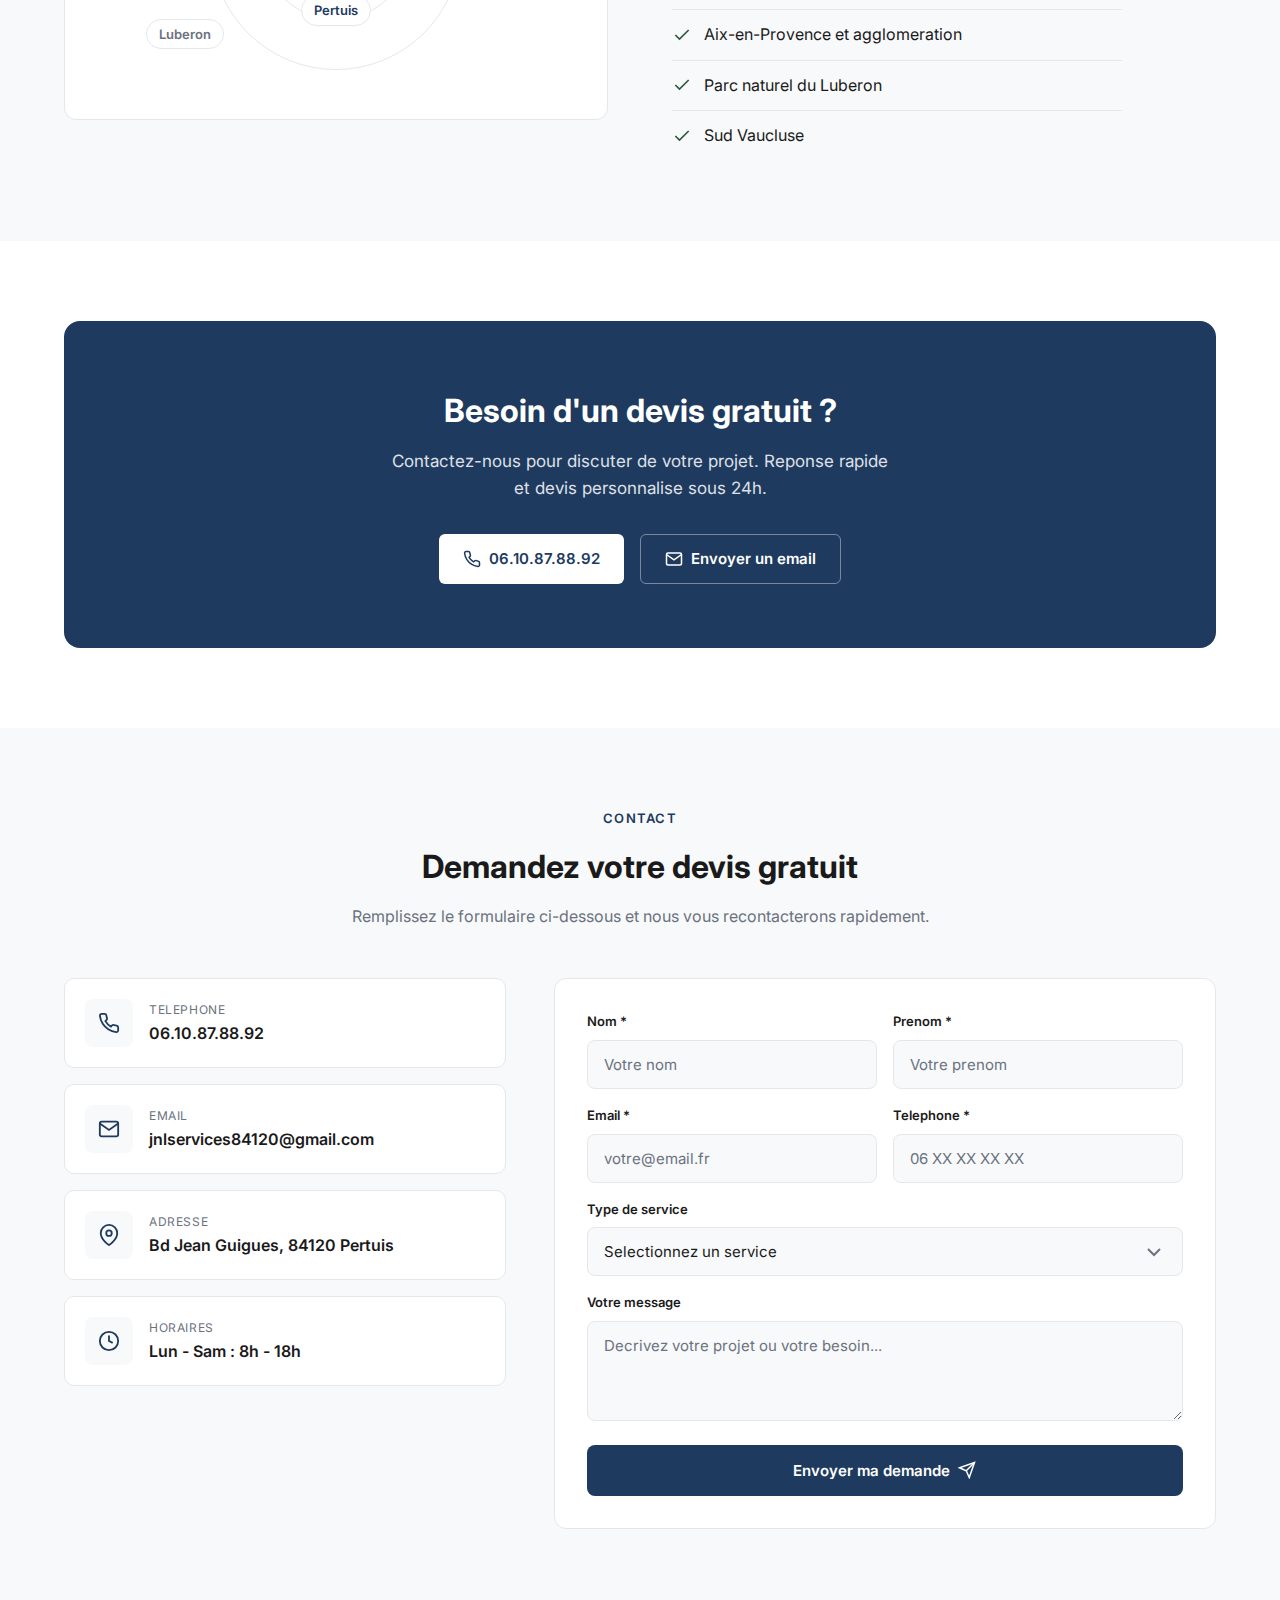
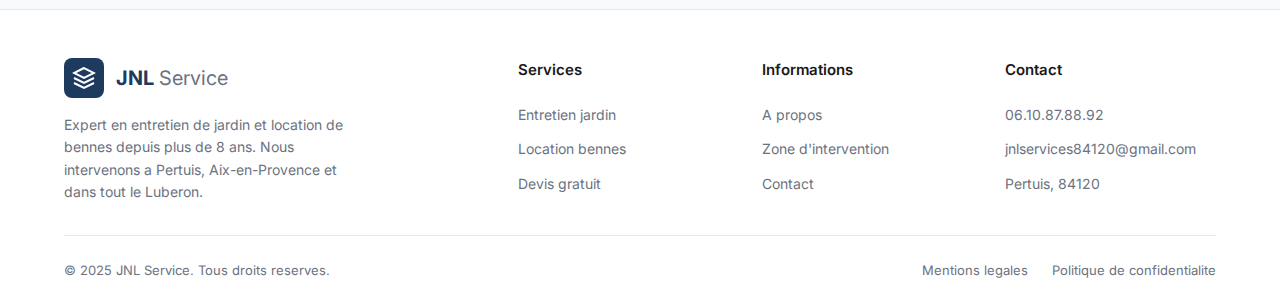
<file: index3.html>
<!DOCTYPE html>
<html lang="fr">
<head>
    <meta charset="UTF-8">
    <meta name="viewport" content="width=device-width, initial-scale=1.0">
    <meta name="description" content="JNL Service - Expert en entretien de jardin et location de bennes à Pertuis et Aix-en-Provence. Plus de 8 ans d'expérience. Devis gratuit au 06.10.87.88.92">
    <meta name="keywords" content="entretien jardin, location benne, Pertuis, Aix-en-Provence, évacuation déchets, paysagiste, tonte pelouse, élagage">

    <!-- Open Graph -->
    <meta property="og:type" content="website">
    <meta property="og:url" content="https://jnl-service.fr/">
    <meta property="og:title" content="JNL Service | Jardin & Bennes - Pertuis">
    <meta property="og:description" content="Deux expertises, un seul interlocuteur. Entretien de jardin et location de bennes.">

    <link rel="canonical" href="https://jnl-service.fr/">
    <link rel="icon" type="image/svg+xml" href="images/favicon.svg">

    <!-- Fonts -->
    <link rel="preconnect" href="https://fonts.googleapis.com">
    <link rel="preconnect" href="https://fonts.gstatic.com" crossorigin>
    <link href="https://fonts.googleapis.com/css2?family=Inter:wght@400;500;600;700&display=swap" rel="stylesheet">

    <title>JNL Service | Entretien Jardin & Location Bennes - Pertuis, Aix-en-Provence</title>

    <!-- Schema.org -->
    <script type="application/ld+json">
    {
        "@context": "https://schema.org",
        "@type": "LocalBusiness",
        "name": "JNL Service",
        "description": "Expert en entretien de jardin et location de bennes",
        "url": "https://jnl-service.fr",
        "telephone": "+33610878892",
        "email": "jnlservices84120@gmail.com",
        "address": {
            "@type": "PostalAddress",
            "streetAddress": "Bd Jean Guigues",
            "addressLocality": "Pertuis",
            "postalCode": "84120",
            "addressCountry": "FR"
        },
        "areaServed": ["Pertuis", "Aix-en-Provence", "Luberon", "Vaucluse"]
    }
    </script>

    <style>
        /* ============================================
           VARIABLES & RESET
           ============================================ */
        :root {
            --primary: #1e3a5f;
            --primary-dark: #152a45;
            --secondary: #2d5a3d;
            --accent: #c9a227;
            --text: #1a1a1a;
            --text-light: #6b7280;
            --bg: #ffffff;
            --bg-alt: #f8f9fa;
            --border: #e5e7eb;
            --font: 'Inter', -apple-system, BlinkMacSystemFont, sans-serif;
        }

        *, *::before, *::after {
            box-sizing: border-box;
            margin: 0;
            padding: 0;
        }

        html {
            scroll-behavior: smooth;
        }

        body {
            font-family: var(--font);
            background: var(--bg);
            color: var(--text);
            line-height: 1.6;
        }

        a {
            color: inherit;
            text-decoration: none;
        }

        ul { list-style: none; }

        img {
            max-width: 100%;
            display: block;
        }

        .container {
            width: 100%;
            max-width: 1200px;
            margin: 0 auto;
            padding: 0 1.5rem;
        }

        /* ============================================
           HEADER
           ============================================ */
        .header {
            position: fixed;
            top: 0;
            left: 0;
            right: 0;
            z-index: 1000;
            background: var(--bg);
            border-bottom: 1px solid var(--border);
        }

        .header-inner {
            display: flex;
            justify-content: space-between;
            align-items: center;
            padding: 1rem 0;
        }

        .logo {
            display: flex;
            align-items: center;
            gap: 0.75rem;
        }

        .logo-icon {
            width: 40px;
            height: 40px;
            background: var(--primary);
            border-radius: 8px;
            display: flex;
            align-items: center;
            justify-content: center;
            color: white;
        }

        .logo-icon svg {
            width: 24px;
            height: 24px;
        }

        .logo-text {
            font-size: 1.25rem;
            font-weight: 700;
            color: var(--primary);
        }

        .logo-text span {
            font-weight: 400;
            color: var(--text-light);
        }

        .nav {
            display: flex;
            align-items: center;
            gap: 2.5rem;
        }

        .nav-link {
            font-size: 0.9375rem;
            font-weight: 500;
            color: var(--text-light);
            transition: color 0.2s;
        }

        .nav-link:hover {
            color: var(--primary);
        }

        .btn {
            display: inline-flex;
            align-items: center;
            gap: 0.5rem;
            padding: 0.75rem 1.5rem;
            font-family: var(--font);
            font-size: 0.9375rem;
            font-weight: 600;
            border-radius: 6px;
            transition: all 0.2s;
            cursor: pointer;
            border: none;
        }

        .btn-primary {
            background: var(--primary);
            color: white;
        }

        .btn-primary:hover {
            background: var(--primary-dark);
        }

        .btn-outline {
            background: transparent;
            color: var(--primary);
            border: 1px solid var(--primary);
        }

        .btn-outline:hover {
            background: var(--primary);
            color: white;
        }

        .btn svg {
            width: 18px;
            height: 18px;
        }

        .nav-toggle {
            display: none;
            flex-direction: column;
            gap: 5px;
            cursor: pointer;
            padding: 0.5rem;
        }

        .nav-toggle span {
            width: 24px;
            height: 2px;
            background: var(--text);
            transition: all 0.3s;
        }

        /* ============================================
           HERO
           ============================================ */
        .hero {
            padding: 8rem 0 5rem;
            background: linear-gradient(180deg, var(--bg-alt) 0%, var(--bg) 100%);
        }

        .hero-grid {
            display: grid;
            grid-template-columns: 1fr 1fr;
            gap: 4rem;
            align-items: center;
        }

        .hero-content {
            max-width: 540px;
        }

        .hero-badge {
            display: inline-flex;
            align-items: center;
            gap: 0.5rem;
            padding: 0.5rem 1rem;
            background: rgba(30, 58, 95, 0.08);
            border-radius: 100px;
            font-size: 0.8125rem;
            font-weight: 600;
            color: var(--primary);
            margin-bottom: 1.5rem;
        }

        .hero-title {
            font-size: 2.75rem;
            font-weight: 700;
            line-height: 1.2;
            color: var(--text);
            margin-bottom: 1.25rem;
        }

        .hero-subtitle {
            font-size: 1.125rem;
            color: var(--text-light);
            margin-bottom: 2rem;
            line-height: 1.7;
        }

        .hero-buttons {
            display: flex;
            gap: 1rem;
            margin-bottom: 3rem;
        }

        .hero-stats {
            display: flex;
            gap: 3rem;
            padding-top: 2rem;
            border-top: 1px solid var(--border);
        }

        .stat {
            text-align: left;
        }

        .stat-number {
            font-size: 2rem;
            font-weight: 700;
            color: var(--primary);
            line-height: 1;
        }

        .stat-label {
            font-size: 0.875rem;
            color: var(--text-light);
            margin-top: 0.25rem;
        }

        .hero-visual {
            display: grid;
            grid-template-columns: 1fr 1fr;
            gap: 1rem;
        }

        .hero-card {
            background: white;
            border: 1px solid var(--border);
            border-radius: 12px;
            padding: 1.5rem;
            transition: box-shadow 0.2s;
        }

        .hero-card:hover {
            box-shadow: 0 4px 20px rgba(0, 0, 0, 0.08);
        }

        .hero-card:first-child {
            grid-column: span 2;
        }

        .hero-card-icon {
            width: 48px;
            height: 48px;
            background: var(--bg-alt);
            border-radius: 8px;
            display: flex;
            align-items: center;
            justify-content: center;
            margin-bottom: 1rem;
        }

        .hero-card-icon svg {
            width: 24px;
            height: 24px;
        }

        .hero-card-icon.green {
            color: var(--secondary);
        }

        .hero-card-icon.blue {
            color: var(--primary);
        }

        .hero-card h3 {
            font-size: 1rem;
            font-weight: 600;
            margin-bottom: 0.5rem;
        }

        .hero-card p {
            font-size: 0.875rem;
            color: var(--text-light);
        }

        /* ============================================
           SERVICES
           ============================================ */
        .services {
            padding: 5rem 0;
        }

        .section-header {
            text-align: center;
            margin-bottom: 3rem;
        }

        .section-label {
            font-size: 0.8125rem;
            font-weight: 600;
            text-transform: uppercase;
            letter-spacing: 0.1em;
            color: var(--primary);
            margin-bottom: 0.75rem;
        }

        .section-title {
            font-size: 2rem;
            font-weight: 700;
            color: var(--text);
            margin-bottom: 0.75rem;
        }

        .section-subtitle {
            font-size: 1rem;
            color: var(--text-light);
            max-width: 600px;
            margin: 0 auto;
        }

        .services-grid {
            display: grid;
            grid-template-columns: repeat(2, 1fr);
            gap: 2rem;
        }

        .service-block {
            background: var(--bg-alt);
            border: 1px solid var(--border);
            border-radius: 12px;
            padding: 2rem;
        }

        .service-block-header {
            display: flex;
            align-items: center;
            gap: 1rem;
            margin-bottom: 1.5rem;
            padding-bottom: 1.5rem;
            border-bottom: 1px solid var(--border);
        }

        .service-block-icon {
            width: 56px;
            height: 56px;
            border-radius: 10px;
            display: flex;
            align-items: center;
            justify-content: center;
        }

        .service-block-icon.green {
            background: rgba(45, 90, 61, 0.1);
            color: var(--secondary);
        }

        .service-block-icon.orange {
            background: rgba(201, 162, 39, 0.15);
            color: #9a7b1c;
        }

        .service-block-icon svg {
            width: 28px;
            height: 28px;
        }

        .service-block-title {
            font-size: 1.25rem;
            font-weight: 700;
        }

        .service-block-desc {
            font-size: 0.875rem;
            color: var(--text-light);
        }

        .service-list {
            display: grid;
            gap: 1rem;
        }

        .service-item {
            display: flex;
            align-items: flex-start;
            gap: 0.75rem;
        }

        .service-item-icon {
            width: 20px;
            height: 20px;
            border-radius: 50%;
            display: flex;
            align-items: center;
            justify-content: center;
            flex-shrink: 0;
            margin-top: 2px;
        }

        .service-item-icon.green {
            background: rgba(45, 90, 61, 0.1);
            color: var(--secondary);
        }

        .service-item-icon.orange {
            background: rgba(201, 162, 39, 0.15);
            color: #9a7b1c;
        }

        .service-item-icon svg {
            width: 12px;
            height: 12px;
        }

        .service-item-content h4 {
            font-size: 0.9375rem;
            font-weight: 600;
            margin-bottom: 0.125rem;
        }

        .service-item-content p {
            font-size: 0.8125rem;
            color: var(--text-light);
        }

        /* ============================================
           BENNES SECTION
           ============================================ */
        .bennes {
            padding: 5rem 0;
            background: var(--bg-alt);
        }

        .bennes-grid {
            display: grid;
            grid-template-columns: 1fr 1fr;
            gap: 4rem;
            align-items: center;
        }

        .bennes-content {
            max-width: 480px;
        }

        .bennes-features {
            margin-top: 2rem;
        }

        .benne-feature {
            display: flex;
            gap: 1rem;
            padding: 1rem 0;
            border-bottom: 1px solid var(--border);
        }

        .benne-feature:last-child {
            border-bottom: none;
        }

        .benne-feature-icon {
            width: 40px;
            height: 40px;
            background: white;
            border: 1px solid var(--border);
            border-radius: 8px;
            display: flex;
            align-items: center;
            justify-content: center;
            flex-shrink: 0;
            color: var(--primary);
        }

        .benne-feature-icon svg {
            width: 20px;
            height: 20px;
        }

        .benne-feature h4 {
            font-size: 0.9375rem;
            font-weight: 600;
            margin-bottom: 0.25rem;
        }

        .benne-feature p {
            font-size: 0.8125rem;
            color: var(--text-light);
        }

        .bennes-visual {
            display: flex;
            justify-content: center;
        }

        .bennes-cards {
            display: grid;
            grid-template-columns: repeat(2, 1fr);
            gap: 1rem;
            width: 100%;
            max-width: 400px;
        }

        .benne-card {
            background: white;
            border: 1px solid var(--border);
            border-radius: 12px;
            padding: 1.5rem;
            text-align: center;
        }

        .benne-card-size {
            font-size: 2rem;
            font-weight: 700;
            color: var(--primary);
            margin-bottom: 0.25rem;
        }

        .benne-card-label {
            font-size: 0.8125rem;
            color: var(--text-light);
            margin-bottom: 1rem;
        }

        .benne-card-uses {
            font-size: 0.75rem;
            color: var(--text-light);
        }

        /* ============================================
           ABOUT
           ============================================ */
        .about {
            padding: 5rem 0;
        }

        .about-grid {
            display: grid;
            grid-template-columns: 1fr 1fr;
            gap: 4rem;
            align-items: center;
        }

        .about-visual {
            background: var(--bg-alt);
            border: 1px solid var(--border);
            border-radius: 12px;
            padding: 3rem;
            display: flex;
            flex-direction: column;
            align-items: center;
            justify-content: center;
            text-align: center;
            min-height: 400px;
        }

        .about-visual-icon {
            width: 80px;
            height: 80px;
            background: var(--primary);
            border-radius: 50%;
            display: flex;
            align-items: center;
            justify-content: center;
            color: white;
            margin-bottom: 1.5rem;
        }

        .about-visual-icon svg {
            width: 40px;
            height: 40px;
        }

        .about-visual h3 {
            font-size: 3rem;
            font-weight: 700;
            color: var(--primary);
            line-height: 1;
        }

        .about-visual p {
            font-size: 1rem;
            color: var(--text-light);
            margin-top: 0.5rem;
        }

        .about-content {
            max-width: 480px;
        }

        .about-text {
            font-size: 1rem;
            color: var(--text-light);
            margin-bottom: 1.5rem;
            line-height: 1.7;
        }

        .about-values {
            display: grid;
            grid-template-columns: repeat(2, 1fr);
            gap: 1rem;
            margin-top: 2rem;
        }

        .value-item {
            display: flex;
            align-items: center;
            gap: 0.75rem;
            padding: 1rem;
            background: var(--bg-alt);
            border: 1px solid var(--border);
            border-radius: 8px;
        }

        .value-icon {
            width: 36px;
            height: 36px;
            background: white;
            border: 1px solid var(--border);
            border-radius: 6px;
            display: flex;
            align-items: center;
            justify-content: center;
            color: var(--primary);
        }

        .value-icon svg {
            width: 18px;
            height: 18px;
        }

        .value-text {
            font-size: 0.875rem;
            font-weight: 600;
        }

        /* ============================================
           ZONE
           ============================================ */
        .zone {
            padding: 5rem 0;
            background: var(--bg-alt);
        }

        .zone-grid {
            display: grid;
            grid-template-columns: 1fr 1fr;
            gap: 4rem;
            align-items: center;
        }

        .zone-map {
            background: white;
            border: 1px solid var(--border);
            border-radius: 12px;
            padding: 2rem;
            min-height: 350px;
            display: flex;
            align-items: center;
            justify-content: center;
            position: relative;
        }

        .zone-map-center {
            width: 60px;
            height: 60px;
            background: var(--primary);
            border-radius: 50%;
            display: flex;
            align-items: center;
            justify-content: center;
            color: white;
            position: relative;
            z-index: 2;
        }

        .zone-map-center svg {
            width: 28px;
            height: 28px;
        }

        .zone-map-ring {
            position: absolute;
            border: 1px solid var(--border);
            border-radius: 50%;
        }

        .zone-map-ring:nth-child(2) {
            width: 150px;
            height: 150px;
        }

        .zone-map-ring:nth-child(3) {
            width: 250px;
            height: 250px;
        }

        .zone-map-ring:nth-child(4) {
            width: 350px;
            height: 350px;
        }

        .zone-label {
            position: absolute;
            font-size: 0.8125rem;
            font-weight: 600;
            color: var(--text-light);
            background: white;
            padding: 0.25rem 0.75rem;
            border-radius: 100px;
            border: 1px solid var(--border);
        }

        .zone-label.pertuis {
            top: 50%;
            left: 50%;
            transform: translate(-50%, 50px);
            color: var(--primary);
        }

        .zone-label.aix {
            top: 20%;
            right: 15%;
        }

        .zone-label.luberon {
            bottom: 20%;
            left: 15%;
        }

        .zone-content {
            max-width: 450px;
        }

        .zone-list {
            margin-top: 2rem;
        }

        .zone-item {
            display: flex;
            align-items: center;
            gap: 0.75rem;
            padding: 0.75rem 0;
            border-bottom: 1px solid var(--border);
        }

        .zone-item:last-child {
            border-bottom: none;
        }

        .zone-item svg {
            width: 20px;
            height: 20px;
            color: var(--secondary);
        }

        .zone-item span {
            font-size: 1rem;
        }

        /* ============================================
           CTA
           ============================================ */
        .cta {
            padding: 5rem 0;
        }

        .cta-box {
            background: var(--primary);
            border-radius: 16px;
            padding: 4rem;
            text-align: center;
            color: white;
        }

        .cta-title {
            font-size: 2rem;
            font-weight: 700;
            margin-bottom: 0.75rem;
        }

        .cta-subtitle {
            font-size: 1.0625rem;
            opacity: 0.85;
            margin-bottom: 2rem;
            max-width: 500px;
            margin-left: auto;
            margin-right: auto;
        }

        .cta-buttons {
            display: flex;
            justify-content: center;
            gap: 1rem;
            flex-wrap: wrap;
        }

        .btn-white {
            background: white;
            color: var(--primary);
        }

        .btn-white:hover {
            background: #f0f0f0;
        }

        .btn-ghost {
            background: transparent;
            color: white;
            border: 1px solid rgba(255, 255, 255, 0.4);
        }

        .btn-ghost:hover {
            background: rgba(255, 255, 255, 0.1);
            border-color: rgba(255, 255, 255, 0.6);
        }

        /* ============================================
           CONTACT
           ============================================ */
        .contact {
            padding: 5rem 0;
            background: var(--bg-alt);
        }

        .contact-grid {
            display: grid;
            grid-template-columns: 1fr 1.5fr;
            gap: 3rem;
        }

        .contact-info {
            display: flex;
            flex-direction: column;
            gap: 1rem;
        }

        .contact-card {
            display: flex;
            align-items: center;
            gap: 1rem;
            padding: 1.25rem;
            background: white;
            border: 1px solid var(--border);
            border-radius: 10px;
        }

        .contact-card-icon {
            width: 48px;
            height: 48px;
            background: var(--bg-alt);
            border-radius: 8px;
            display: flex;
            align-items: center;
            justify-content: center;
            color: var(--primary);
            flex-shrink: 0;
        }

        .contact-card-icon svg {
            width: 22px;
            height: 22px;
        }

        .contact-card-label {
            font-size: 0.75rem;
            color: var(--text-light);
            text-transform: uppercase;
            letter-spacing: 0.05em;
            margin-bottom: 0.125rem;
        }

        .contact-card-value {
            font-size: 1rem;
            font-weight: 600;
        }

        .contact-card-value a:hover {
            color: var(--primary);
        }

        .contact-form {
            background: white;
            border: 1px solid var(--border);
            border-radius: 12px;
            padding: 2rem;
        }

        .form-row {
            display: grid;
            grid-template-columns: 1fr 1fr;
            gap: 1rem;
        }

        .form-group {
            margin-bottom: 1rem;
        }

        .form-group label {
            display: block;
            font-size: 0.8125rem;
            font-weight: 600;
            margin-bottom: 0.5rem;
            color: var(--text);
        }

        .form-group input,
        .form-group select,
        .form-group textarea {
            width: 100%;
            padding: 0.875rem 1rem;
            background: var(--bg-alt);
            border: 1px solid var(--border);
            border-radius: 8px;
            font-family: var(--font);
            font-size: 0.9375rem;
            color: var(--text);
            transition: all 0.2s;
        }

        .form-group input:focus,
        .form-group select:focus,
        .form-group textarea:focus {
            outline: none;
            border-color: var(--primary);
            background: white;
        }

        .form-group input::placeholder,
        .form-group textarea::placeholder {
            color: var(--text-light);
        }

        .form-group select {
            cursor: pointer;
            appearance: none;
            background-image: url("data:image/svg+xml,%3Csvg xmlns='http://www.w3.org/2000/svg' width='24' height='24' viewBox='0 0 24 24' fill='none' stroke='%236b7280' stroke-width='2'%3E%3Cpath d='M6 9l6 6 6-6'/%3E%3C/svg%3E");
            background-repeat: no-repeat;
            background-position: right 1rem center;
            padding-right: 3rem;
        }

        .form-group textarea {
            resize: vertical;
            min-height: 100px;
        }

        .btn-submit {
            width: 100%;
            padding: 1rem;
            background: var(--primary);
            color: white;
            font-family: var(--font);
            font-size: 0.9375rem;
            font-weight: 600;
            border: none;
            border-radius: 8px;
            cursor: pointer;
            display: flex;
            align-items: center;
            justify-content: center;
            gap: 0.5rem;
            transition: all 0.2s;
        }

        .btn-submit:hover {
            background: var(--primary-dark);
        }

        .btn-submit svg {
            width: 18px;
            height: 18px;
        }

        /* ============================================
           FOOTER
           ============================================ */
        .footer {
            padding: 3rem 0 1.5rem;
            border-top: 1px solid var(--border);
        }

        .footer-grid {
            display: grid;
            grid-template-columns: 2fr 1fr 1fr 1fr;
            gap: 2rem;
            padding-bottom: 2rem;
            border-bottom: 1px solid var(--border);
        }

        .footer-brand {
            max-width: 280px;
        }

        .footer-brand .logo {
            margin-bottom: 1rem;
        }

        .footer-desc {
            font-size: 0.875rem;
            color: var(--text-light);
            line-height: 1.6;
        }

        .footer-title {
            font-size: 0.9375rem;
            font-weight: 600;
            margin-bottom: 1rem;
            color: var(--text);
        }

        .footer-links a {
            display: block;
            font-size: 0.875rem;
            color: var(--text-light);
            padding: 0.375rem 0;
            transition: color 0.2s;
        }

        .footer-links a:hover {
            color: var(--primary);
        }

        .footer-bottom {
            padding-top: 1.5rem;
            display: flex;
            justify-content: space-between;
            align-items: center;
            font-size: 0.8125rem;
            color: var(--text-light);
        }

        .footer-legal {
            display: flex;
            gap: 1.5rem;
        }

        .footer-legal a:hover {
            color: var(--primary);
        }

        /* ============================================
           RESPONSIVE
           ============================================ */
        @media (max-width: 1024px) {
            .hero-grid,
            .services-grid,
            .bennes-grid,
            .about-grid,
            .zone-grid {
                grid-template-columns: 1fr;
                gap: 3rem;
            }

            .hero-content,
            .bennes-content,
            .about-content,
            .zone-content {
                max-width: 100%;
            }

            .footer-grid {
                grid-template-columns: repeat(2, 1fr);
            }
        }

        @media (max-width: 768px) {
            .nav {
                position: fixed;
                top: 0;
                right: -100%;
                width: 80%;
                max-width: 300px;
                height: 100vh;
                background: var(--bg);
                flex-direction: column;
                justify-content: center;
                gap: 1.5rem;
                padding: 2rem;
                transition: right 0.3s ease;
                border-left: 1px solid var(--border);
            }

            .nav.active {
                right: 0;
            }

            .nav-toggle {
                display: flex;
            }

            .nav-toggle.active span:nth-child(1) {
                transform: rotate(45deg) translate(5px, 5px);
            }

            .nav-toggle.active span:nth-child(2) {
                opacity: 0;
            }

            .nav-toggle.active span:nth-child(3) {
                transform: rotate(-45deg) translate(5px, -5px);
            }

            .hero-title {
                font-size: 2rem;
            }

            .hero-stats {
                flex-wrap: wrap;
                gap: 2rem;
            }

            .hero-visual {
                grid-template-columns: 1fr;
            }

            .hero-card:first-child {
                grid-column: span 1;
            }

            .services-grid {
                grid-template-columns: 1fr;
            }

            .bennes-cards {
                grid-template-columns: 1fr;
            }

            .contact-grid {
                grid-template-columns: 1fr;
            }

            .form-row {
                grid-template-columns: 1fr;
            }

            .cta-box {
                padding: 3rem 2rem;
            }

            .footer-grid {
                grid-template-columns: 1fr;
                text-align: center;
            }

            .footer-brand {
                max-width: 100%;
            }

            .footer-brand .logo {
                justify-content: center;
            }

            .footer-bottom {
                flex-direction: column;
                gap: 1rem;
            }
        }

        @media (max-width: 480px) {
            .container {
                padding: 0 1rem;
            }

            .hero {
                padding: 7rem 0 3rem;
            }

            .hero-buttons {
                flex-direction: column;
            }

            .about-values {
                grid-template-columns: 1fr;
            }
        }
    </style>
</head>
<body>
    <!-- Header -->
    <header class="header">
        <div class="container">
            <div class="header-inner">
                <a href="#" class="logo">
                    <div class="logo-icon">
                        <svg viewBox="0 0 24 24" fill="none" stroke="currentColor" stroke-width="2">
                            <path d="M12 2L2 7l10 5 10-5-10-5z"/>
                            <path d="M2 17l10 5 10-5"/>
                            <path d="M2 12l10 5 10-5"/>
                        </svg>
                    </div>
                    <div class="logo-text">JNL <span>Service</span></div>
                </a>

                <nav class="nav" id="nav">
                    <a href="#services" class="nav-link">Services</a>
                    <a href="#bennes" class="nav-link">Bennes</a>
                    <a href="#about" class="nav-link">A propos</a>
                    <a href="#zone" class="nav-link">Zone d'intervention</a>
                    <a href="#contact" class="btn btn-primary">Contactez-nous</a>
                </nav>

                <div class="nav-toggle" id="navToggle">
                    <span></span>
                    <span></span>
                    <span></span>
                </div>
            </div>
        </div>
    </header>

    <!-- Hero -->
    <section class="hero">
        <div class="container">
            <div class="hero-grid">
                <div class="hero-content">
                    <div class="hero-badge">Pertuis & Aix-en-Provence</div>
                    <h1 class="hero-title">Entretien de jardin et location de bennes professionnels</h1>
                    <p class="hero-subtitle">
                        Depuis plus de 8 ans, JNL Service accompagne les particuliers et professionnels
                        dans l'entretien de leurs espaces verts et l'evacuation de leurs dechets.
                    </p>
                    <div class="hero-buttons">
                        <a href="tel:0610878892" class="btn btn-primary">
                            <svg viewBox="0 0 24 24" fill="none" stroke="currentColor" stroke-width="2">
                                <path d="M22 16.92v3a2 2 0 0 1-2.18 2 19.79 19.79 0 0 1-8.63-3.07 19.5 19.5 0 0 1-6-6 19.79 19.79 0 0 1-3.07-8.67A2 2 0 0 1 4.11 2h3a2 2 0 0 1 2 1.72 12.84 12.84 0 0 0 .7 2.81 2 2 0 0 1-.45 2.11L8.09 9.91a16 16 0 0 0 6 6l1.27-1.27a2 2 0 0 1 2.11-.45 12.84 12.84 0 0 0 2.81.7A2 2 0 0 1 22 16.92z"/>
                            </svg>
                            06.10.87.88.92
                        </a>
                        <a href="#contact" class="btn btn-outline">Demander un devis</a>
                    </div>
                    <div class="hero-stats">
                        <div class="stat">
                            <div class="stat-number">8+</div>
                            <div class="stat-label">Annees d'experience</div>
                        </div>
                        <div class="stat">
                            <div class="stat-number">500+</div>
                            <div class="stat-label">Clients satisfaits</div>
                        </div>
                        <div class="stat">
                            <div class="stat-number">30km</div>
                            <div class="stat-label">Rayon d'intervention</div>
                        </div>
                    </div>
                </div>

                <div class="hero-visual">
                    <div class="hero-card">
                        <div class="hero-card-icon green">
                            <svg viewBox="0 0 24 24" fill="none" stroke="currentColor" stroke-width="2">
                                <path d="M12 2L2 7l10 5 10-5-10-5z"/>
                                <path d="M2 17l10 5 10-5"/>
                                <path d="M2 12l10 5 10-5"/>
                            </svg>
                        </div>
                        <h3>Deux expertises, un seul interlocuteur</h3>
                        <p>Simplifiez vos projets d'amenagement et de nettoyage avec un partenaire unique et fiable.</p>
                    </div>
                    <div class="hero-card">
                        <div class="hero-card-icon green">
                            <svg viewBox="0 0 24 24" fill="none" stroke="currentColor" stroke-width="2">
                                <path d="M17 8C8 10 5.9 16.17 3.82 21.34l1.89.66.95-2.3c.48.17.98.3 1.34.3C19 20 22 3 22 3c-1 2-8 2.25-13 3.25S2 11.5 2 13.5s1.75 3.75 1.75 3.75C7 8 17 8 17 8z"/>
                            </svg>
                        </div>
                        <h3>Espaces verts</h3>
                        <p>Entretien complet</p>
                    </div>
                    <div class="hero-card">
                        <div class="hero-card-icon blue">
                            <svg viewBox="0 0 24 24" fill="none" stroke="currentColor" stroke-width="2">
                                <rect x="2" y="7" width="20" height="14" rx="2" ry="2"/>
                                <polyline points="16,21 16,3 8,3 8,21"/>
                            </svg>
                        </div>
                        <h3>Location bennes</h3>
                        <p>Toutes capacites</p>
                    </div>
                </div>
            </div>
        </div>
    </section>

    <!-- Services -->
    <section class="services" id="services">
        <div class="container">
            <div class="section-header">
                <div class="section-label">Nos services</div>
                <h2 class="section-title">Des prestations adaptees a vos besoins</h2>
                <p class="section-subtitle">
                    Solutions completes pour l'entretien de vos espaces verts et la gestion de vos dechets.
                </p>
            </div>

            <div class="services-grid">
                <!-- Jardin -->
                <div class="service-block">
                    <div class="service-block-header">
                        <div class="service-block-icon green">
                            <svg viewBox="0 0 24 24" fill="none" stroke="currentColor" stroke-width="2">
                                <path d="M17 8C8 10 5.9 16.17 3.82 21.34l1.89.66.95-2.3c.48.17.98.3 1.34.3C19 20 22 3 22 3c-1 2-8 2.25-13 3.25S2 11.5 2 13.5s1.75 3.75 1.75 3.75C7 8 17 8 17 8z"/>
                            </svg>
                        </div>
                        <div>
                            <h3 class="service-block-title">Entretien de jardin</h3>
                            <p class="service-block-desc">Soins professionnels pour vos espaces verts</p>
                        </div>
                    </div>
                    <div class="service-list">
                        <div class="service-item">
                            <div class="service-item-icon green">
                                <svg viewBox="0 0 24 24" fill="none" stroke="currentColor" stroke-width="2">
                                    <polyline points="20,6 9,17 4,12"/>
                                </svg>
                            </div>
                            <div class="service-item-content">
                                <h4>Tonte et scarification</h4>
                                <p>Entretien regulier de vos pelouses</p>
                            </div>
                        </div>
                        <div class="service-item">
                            <div class="service-item-icon green">
                                <svg viewBox="0 0 24 24" fill="none" stroke="currentColor" stroke-width="2">
                                    <polyline points="20,6 9,17 4,12"/>
                                </svg>
                            </div>
                            <div class="service-item-content">
                                <h4>Taille de haies et arbustes</h4>
                                <p>Mise en forme et entretien des vegetaux</p>
                            </div>
                        </div>
                        <div class="service-item">
                            <div class="service-item-icon green">
                                <svg viewBox="0 0 24 24" fill="none" stroke="currentColor" stroke-width="2">
                                    <polyline points="20,6 9,17 4,12"/>
                                </svg>
                            </div>
                            <div class="service-item-content">
                                <h4>Elagage d'arbres</h4>
                                <p>Intervention securisee sur tous types d'arbres</p>
                            </div>
                        </div>
                        <div class="service-item">
                            <div class="service-item-icon green">
                                <svg viewBox="0 0 24 24" fill="none" stroke="currentColor" stroke-width="2">
                                    <polyline points="20,6 9,17 4,12"/>
                                </svg>
                            </div>
                            <div class="service-item-content">
                                <h4>Desherbage et nettoyage</h4>
                                <p>Entretien des allees et massifs</p>
                            </div>
                        </div>
                    </div>
                </div>

                <!-- Bennes -->
                <div class="service-block">
                    <div class="service-block-header">
                        <div class="service-block-icon orange">
                            <svg viewBox="0 0 24 24" fill="none" stroke="currentColor" stroke-width="2">
                                <rect x="2" y="7" width="20" height="14" rx="2" ry="2"/>
                                <polyline points="16,21 16,3 8,3 8,21"/>
                            </svg>
                        </div>
                        <div>
                            <h3 class="service-block-title">Location de bennes</h3>
                            <p class="service-block-desc">Solutions d'evacuation de dechets</p>
                        </div>
                    </div>
                    <div class="service-list">
                        <div class="service-item">
                            <div class="service-item-icon orange">
                                <svg viewBox="0 0 24 24" fill="none" stroke="currentColor" stroke-width="2">
                                    <polyline points="20,6 9,17 4,12"/>
                                </svg>
                            </div>
                            <div class="service-item-content">
                                <h4>Dechets verts</h4>
                                <p>Branches, feuilles, tontes de gazon</p>
                            </div>
                        </div>
                        <div class="service-item">
                            <div class="service-item-icon orange">
                                <svg viewBox="0 0 24 24" fill="none" stroke="currentColor" stroke-width="2">
                                    <polyline points="20,6 9,17 4,12"/>
                                </svg>
                            </div>
                            <div class="service-item-content">
                                <h4>Gravats et materiaux</h4>
                                <p>Beton, carrelage, pierres, briques</p>
                            </div>
                        </div>
                        <div class="service-item">
                            <div class="service-item-icon orange">
                                <svg viewBox="0 0 24 24" fill="none" stroke="currentColor" stroke-width="2">
                                    <polyline points="20,6 9,17 4,12"/>
                                </svg>
                            </div>
                            <div class="service-item-content">
                                <h4>Encombrants</h4>
                                <p>Meubles, electromenager, divers</p>
                            </div>
                        </div>
                        <div class="service-item">
                            <div class="service-item-icon orange">
                                <svg viewBox="0 0 24 24" fill="none" stroke="currentColor" stroke-width="2">
                                    <polyline points="20,6 9,17 4,12"/>
                                </svg>
                            </div>
                            <div class="service-item-content">
                                <h4>Livraison et enlevement</h4>
                                <p>Service rapide sous 24 a 48h</p>
                            </div>
                        </div>
                    </div>
                </div>
            </div>
        </div>
    </section>

    <!-- Bennes -->
    <section class="bennes" id="bennes">
        <div class="container">
            <div class="bennes-grid">
                <div class="bennes-content">
                    <div class="section-label">Location de bennes</div>
                    <h2 class="section-title">Des conteneurs adaptes a chaque projet</h2>
                    <p class="section-subtitle">
                        Particuliers ou professionnels, nous proposons des bennes de differentes capacites
                        pour repondre a tous vos besoins d'evacuation.
                    </p>

                    <div class="bennes-features">
                        <div class="benne-feature">
                            <div class="benne-feature-icon">
                                <svg viewBox="0 0 24 24" fill="none" stroke="currentColor" stroke-width="2">
                                    <rect x="1" y="3" width="15" height="13"/>
                                    <polygon points="16,8 20,8 23,11 23,16 16,16"/>
                                    <circle cx="5.5" cy="18.5" r="2.5"/>
                                    <circle cx="18.5" cy="18.5" r="2.5"/>
                                </svg>
                            </div>
                            <div>
                                <h4>Livraison rapide</h4>
                                <p>Mise a disposition sous 24 a 48 heures</p>
                            </div>
                        </div>
                        <div class="benne-feature">
                            <div class="benne-feature-icon">
                                <svg viewBox="0 0 24 24" fill="none" stroke="currentColor" stroke-width="2">
                                    <circle cx="12" cy="12" r="10"/>
                                    <polyline points="12,6 12,12 16,14"/>
                                </svg>
                            </div>
                            <div>
                                <h4>Duree flexible</h4>
                                <p>Location a la journee ou a la semaine</p>
                            </div>
                        </div>
                        <div class="benne-feature">
                            <div class="benne-feature-icon">
                                <svg viewBox="0 0 24 24" fill="none" stroke="currentColor" stroke-width="2">
                                    <path d="M21 15v4a2 2 0 0 1-2 2H5a2 2 0 0 1-2-2v-4"/>
                                    <polyline points="17,8 12,3 7,8"/>
                                    <line x1="12" y1="3" x2="12" y2="15"/>
                                </svg>
                            </div>
                            <div>
                                <h4>Enlevement inclus</h4>
                                <p>Traitement et recyclage des dechets</p>
                            </div>
                        </div>
                    </div>
                </div>

                <div class="bennes-visual">
                    <div class="bennes-cards">
                        <div class="benne-card">
                            <div class="benne-card-size">3m³</div>
                            <div class="benne-card-label">Petite benne</div>
                            <div class="benne-card-uses">Petits travaux, jardinage</div>
                        </div>
                        <div class="benne-card">
                            <div class="benne-card-size">5m³</div>
                            <div class="benne-card-label">Benne standard</div>
                            <div class="benne-card-uses">Renovation, demenagement</div>
                        </div>
                        <div class="benne-card">
                            <div class="benne-card-size">8m³</div>
                            <div class="benne-card-label">Grande benne</div>
                            <div class="benne-card-uses">Gros oeuvre, chantiers</div>
                        </div>
                        <div class="benne-card">
                            <div class="benne-card-size">15m³</div>
                            <div class="benne-card-label">Tres grande benne</div>
                            <div class="benne-card-uses">Projets importants</div>
                        </div>
                    </div>
                </div>
            </div>
        </div>
    </section>

    <!-- About -->
    <section class="about" id="about">
        <div class="container">
            <div class="about-grid">
                <div class="about-visual">
                    <div class="about-visual-icon">
                        <svg viewBox="0 0 24 24" fill="none" stroke="currentColor" stroke-width="2">
                            <path d="M12 22s8-4 8-10V5l-8-3-8 3v7c0 6 8 10 8 10z"/>
                        </svg>
                    </div>
                    <h3>8+ ans</h3>
                    <p>d'experience a votre service</p>
                </div>

                <div class="about-content">
                    <div class="section-label">A propos</div>
                    <h2 class="section-title">Un partenaire de confiance</h2>
                    <p class="about-text">
                        <strong>JNL Service</strong> est une entreprise familiale basee a Pertuis,
                        specialisee dans l'entretien des espaces verts et la location de bennes
                        pour l'evacuation des dechets.
                    </p>
                    <p class="about-text">
                        Notre engagement : vous offrir un service de qualite, ponctuel et
                        adapte a vos besoins. Nous intervenons aupres des particuliers et
                        des professionnels dans tout le Luberon et les environs d'Aix-en-Provence.
                    </p>

                    <div class="about-values">
                        <div class="value-item">
                            <div class="value-icon">
                                <svg viewBox="0 0 24 24" fill="none" stroke="currentColor" stroke-width="2">
                                    <polyline points="20,6 9,17 4,12"/>
                                </svg>
                            </div>
                            <span class="value-text">Professionnalisme</span>
                        </div>
                        <div class="value-item">
                            <div class="value-icon">
                                <svg viewBox="0 0 24 24" fill="none" stroke="currentColor" stroke-width="2">
                                    <circle cx="12" cy="12" r="10"/>
                                    <polyline points="12,6 12,12 16,14"/>
                                </svg>
                            </div>
                            <span class="value-text">Ponctualite</span>
                        </div>
                        <div class="value-item">
                            <div class="value-icon">
                                <svg viewBox="0 0 24 24" fill="none" stroke="currentColor" stroke-width="2">
                                    <path d="M12 2L2 7l10 5 10-5-10-5z"/>
                                    <path d="M2 17l10 5 10-5"/>
                                    <path d="M2 12l10 5 10-5"/>
                                </svg>
                            </div>
                            <span class="value-text">Fiabilite</span>
                        </div>
                        <div class="value-item">
                            <div class="value-icon">
                                <svg viewBox="0 0 24 24" fill="none" stroke="currentColor" stroke-width="2">
                                    <path d="M17 8C8 10 5.9 16.17 3.82 21.34l1.89.66.95-2.3c.48.17.98.3 1.34.3C19 20 22 3 22 3c-1 2-8 2.25-13 3.25S2 11.5 2 13.5s1.75 3.75 1.75 3.75C7 8 17 8 17 8z"/>
                                </svg>
                            </div>
                            <span class="value-text">Respect de l'environnement</span>
                        </div>
                    </div>
                </div>
            </div>
        </div>
    </section>

    <!-- Zone -->
    <section class="zone" id="zone">
        <div class="container">
            <div class="zone-grid">
                <div class="zone-map">
                    <div class="zone-map-ring"></div>
                    <div class="zone-map-ring"></div>
                    <div class="zone-map-ring"></div>
                    <div class="zone-map-center">
                        <svg viewBox="0 0 24 24" fill="none" stroke="currentColor" stroke-width="2">
                            <path d="M21 10c0 7-9 13-9 13s-9-6-9-13a9 9 0 0 1 18 0z"/>
                            <circle cx="12" cy="10" r="3"/>
                        </svg>
                    </div>
                    <span class="zone-label pertuis">Pertuis</span>
                    <span class="zone-label aix">Aix-en-Provence</span>
                    <span class="zone-label luberon">Luberon</span>
                </div>

                <div class="zone-content">
                    <div class="section-label">Zone d'intervention</div>
                    <h2 class="section-title">Nous intervenons dans un rayon de 30km</h2>
                    <p class="section-subtitle">
                        Notre equipe se deplace dans tout le Vaucluse et les Bouches-du-Rhone
                        pour repondre a vos besoins.
                    </p>

                    <div class="zone-list">
                        <div class="zone-item">
                            <svg viewBox="0 0 24 24" fill="none" stroke="currentColor" stroke-width="2">
                                <polyline points="20,6 9,17 4,12"/>
                            </svg>
                            <span>Pertuis et ses environs</span>
                        </div>
                        <div class="zone-item">
                            <svg viewBox="0 0 24 24" fill="none" stroke="currentColor" stroke-width="2">
                                <polyline points="20,6 9,17 4,12"/>
                            </svg>
                            <span>Aix-en-Provence et agglomeration</span>
                        </div>
                        <div class="zone-item">
                            <svg viewBox="0 0 24 24" fill="none" stroke="currentColor" stroke-width="2">
                                <polyline points="20,6 9,17 4,12"/>
                            </svg>
                            <span>Parc naturel du Luberon</span>
                        </div>
                        <div class="zone-item">
                            <svg viewBox="0 0 24 24" fill="none" stroke="currentColor" stroke-width="2">
                                <polyline points="20,6 9,17 4,12"/>
                            </svg>
                            <span>Sud Vaucluse</span>
                        </div>
                    </div>
                </div>
            </div>
        </div>
    </section>

    <!-- CTA -->
    <section class="cta">
        <div class="container">
            <div class="cta-box">
                <h2 class="cta-title">Besoin d'un devis gratuit ?</h2>
                <p class="cta-subtitle">
                    Contactez-nous pour discuter de votre projet.
                    Reponse rapide et devis personnalise sous 24h.
                </p>
                <div class="cta-buttons">
                    <a href="tel:0610878892" class="btn btn-white">
                        <svg viewBox="0 0 24 24" fill="none" stroke="currentColor" stroke-width="2">
                            <path d="M22 16.92v3a2 2 0 0 1-2.18 2 19.79 19.79 0 0 1-8.63-3.07 19.5 19.5 0 0 1-6-6 19.79 19.79 0 0 1-3.07-8.67A2 2 0 0 1 4.11 2h3a2 2 0 0 1 2 1.72 12.84 12.84 0 0 0 .7 2.81 2 2 0 0 1-.45 2.11L8.09 9.91a16 16 0 0 0 6 6l1.27-1.27a2 2 0 0 1 2.11-.45 12.84 12.84 0 0 0 2.81.7A2 2 0 0 1 22 16.92z"/>
                        </svg>
                        06.10.87.88.92
                    </a>
                    <a href="mailto:jnlservices84120@gmail.com" class="btn btn-ghost">
                        <svg viewBox="0 0 24 24" fill="none" stroke="currentColor" stroke-width="2">
                            <path d="M4 4h16c1.1 0 2 .9 2 2v12c0 1.1-.9 2-2 2H4c-1.1 0-2-.9-2-2V6c0-1.1.9-2 2-2z"/>
                            <polyline points="22,6 12,13 2,6"/>
                        </svg>
                        Envoyer un email
                    </a>
                </div>
            </div>
        </div>
    </section>

    <!-- Contact -->
    <section class="contact" id="contact">
        <div class="container">
            <div class="section-header">
                <div class="section-label">Contact</div>
                <h2 class="section-title">Demandez votre devis gratuit</h2>
                <p class="section-subtitle">
                    Remplissez le formulaire ci-dessous et nous vous recontacterons rapidement.
                </p>
            </div>

            <div class="contact-grid">
                <div class="contact-info">
                    <div class="contact-card">
                        <div class="contact-card-icon">
                            <svg viewBox="0 0 24 24" fill="none" stroke="currentColor" stroke-width="2">
                                <path d="M22 16.92v3a2 2 0 0 1-2.18 2 19.79 19.79 0 0 1-8.63-3.07 19.5 19.5 0 0 1-6-6 19.79 19.79 0 0 1-3.07-8.67A2 2 0 0 1 4.11 2h3a2 2 0 0 1 2 1.72 12.84 12.84 0 0 0 .7 2.81 2 2 0 0 1-.45 2.11L8.09 9.91a16 16 0 0 0 6 6l1.27-1.27a2 2 0 0 1 2.11-.45 12.84 12.84 0 0 0 2.81.7A2 2 0 0 1 22 16.92z"/>
                            </svg>
                        </div>
                        <div>
                            <div class="contact-card-label">Telephone</div>
                            <div class="contact-card-value"><a href="tel:0610878892">06.10.87.88.92</a></div>
                        </div>
                    </div>
                    <div class="contact-card">
                        <div class="contact-card-icon">
                            <svg viewBox="0 0 24 24" fill="none" stroke="currentColor" stroke-width="2">
                                <path d="M4 4h16c1.1 0 2 .9 2 2v12c0 1.1-.9 2-2 2H4c-1.1 0-2-.9-2-2V6c0-1.1.9-2 2-2z"/>
                                <polyline points="22,6 12,13 2,6"/>
                            </svg>
                        </div>
                        <div>
                            <div class="contact-card-label">Email</div>
                            <div class="contact-card-value"><a href="mailto:jnlservices84120@gmail.com">jnlservices84120@gmail.com</a></div>
                        </div>
                    </div>
                    <div class="contact-card">
                        <div class="contact-card-icon">
                            <svg viewBox="0 0 24 24" fill="none" stroke="currentColor" stroke-width="2">
                                <path d="M21 10c0 7-9 13-9 13s-9-6-9-13a9 9 0 0 1 18 0z"/>
                                <circle cx="12" cy="10" r="3"/>
                            </svg>
                        </div>
                        <div>
                            <div class="contact-card-label">Adresse</div>
                            <div class="contact-card-value">Bd Jean Guigues, 84120 Pertuis</div>
                        </div>
                    </div>
                    <div class="contact-card">
                        <div class="contact-card-icon">
                            <svg viewBox="0 0 24 24" fill="none" stroke="currentColor" stroke-width="2">
                                <circle cx="12" cy="12" r="10"/>
                                <polyline points="12,6 12,12 16,14"/>
                            </svg>
                        </div>
                        <div>
                            <div class="contact-card-label">Horaires</div>
                            <div class="contact-card-value">Lun - Sam : 8h - 18h</div>
                        </div>
                    </div>
                </div>

                <form class="contact-form" action="#" method="POST">
                    <div class="form-row">
                        <div class="form-group">
                            <label for="nom">Nom *</label>
                            <input type="text" id="nom" name="nom" placeholder="Votre nom" required>
                        </div>
                        <div class="form-group">
                            <label for="prenom">Prenom *</label>
                            <input type="text" id="prenom" name="prenom" placeholder="Votre prenom" required>
                        </div>
                    </div>
                    <div class="form-row">
                        <div class="form-group">
                            <label for="email">Email *</label>
                            <input type="email" id="email" name="email" placeholder="votre@email.fr" required>
                        </div>
                        <div class="form-group">
                            <label for="telephone">Telephone *</label>
                            <input type="tel" id="telephone" name="telephone" placeholder="06 XX XX XX XX" required>
                        </div>
                    </div>
                    <div class="form-group">
                        <label for="service">Type de service</label>
                        <select id="service" name="service">
                            <option value="">Selectionnez un service</option>
                            <option value="jardin">Entretien de jardin</option>
                            <option value="benne">Location de benne</option>
                            <option value="les-deux">Les deux services</option>
                            <option value="autre">Autre demande</option>
                        </select>
                    </div>
                    <div class="form-group">
                        <label for="message">Votre message</label>
                        <textarea id="message" name="message" placeholder="Decrivez votre projet ou votre besoin..."></textarea>
                    </div>
                    <button type="submit" class="btn-submit">
                        Envoyer ma demande
                        <svg viewBox="0 0 24 24" fill="none" stroke="currentColor" stroke-width="2">
                            <line x1="22" y1="2" x2="11" y2="13"/>
                            <polygon points="22,2 15,22 11,13 2,9"/>
                        </svg>
                    </button>
                </form>
            </div>
        </div>
    </section>

    <!-- Footer -->
    <footer class="footer">
        <div class="container">
            <div class="footer-grid">
                <div class="footer-brand">
                    <a href="#" class="logo">
                        <div class="logo-icon">
                            <svg viewBox="0 0 24 24" fill="none" stroke="currentColor" stroke-width="2">
                                <path d="M12 2L2 7l10 5 10-5-10-5z"/>
                                <path d="M2 17l10 5 10-5"/>
                                <path d="M2 12l10 5 10-5"/>
                            </svg>
                        </div>
                        <div class="logo-text">JNL <span>Service</span></div>
                    </a>
                    <p class="footer-desc">
                        Expert en entretien de jardin et location de bennes depuis plus de 8 ans.
                        Nous intervenons a Pertuis, Aix-en-Provence et dans tout le Luberon.
                    </p>
                </div>

                <div>
                    <h4 class="footer-title">Services</h4>
                    <nav class="footer-links">
                        <a href="#services">Entretien jardin</a>
                        <a href="#bennes">Location bennes</a>
                        <a href="#contact">Devis gratuit</a>
                    </nav>
                </div>

                <div>
                    <h4 class="footer-title">Informations</h4>
                    <nav class="footer-links">
                        <a href="#about">A propos</a>
                        <a href="#zone">Zone d'intervention</a>
                        <a href="#contact">Contact</a>
                    </nav>
                </div>

                <div>
                    <h4 class="footer-title">Contact</h4>
                    <nav class="footer-links">
                        <a href="tel:0610878892">06.10.87.88.92</a>
                        <a href="mailto:jnlservices84120@gmail.com">jnlservices84120@gmail.com</a>
                        <a>Pertuis, 84120</a>
                    </nav>
                </div>
            </div>

            <div class="footer-bottom">
                <p>&copy; 2025 JNL Service. Tous droits reserves.</p>
                <div class="footer-legal">
                    <a href="#">Mentions legales</a>
                    <a href="#">Politique de confidentialite</a>
                </div>
            </div>
        </div>
    </footer>

    <script>
        // Mobile navigation toggle
        const navToggle = document.getElementById('navToggle');
        const nav = document.getElementById('nav');

        navToggle.addEventListener('click', () => {
            navToggle.classList.toggle('active');
            nav.classList.toggle('active');
        });

        // Close mobile menu when clicking a link
        document.querySelectorAll('.nav-link').forEach(link => {
            link.addEventListener('click', () => {
                navToggle.classList.remove('active');
                nav.classList.remove('active');
            });
        });

        // Smooth scroll for anchor links
        document.querySelectorAll('a[href^="#"]').forEach(anchor => {
            anchor.addEventListener('click', function (e) {
                e.preventDefault();
                const target = document.querySelector(this.getAttribute('href'));
                if (target) {
                    target.scrollIntoView({
                        behavior: 'smooth',
                        block: 'start'
                    });
                }
            });
        });
    </script>
</body>
</html>
</file>
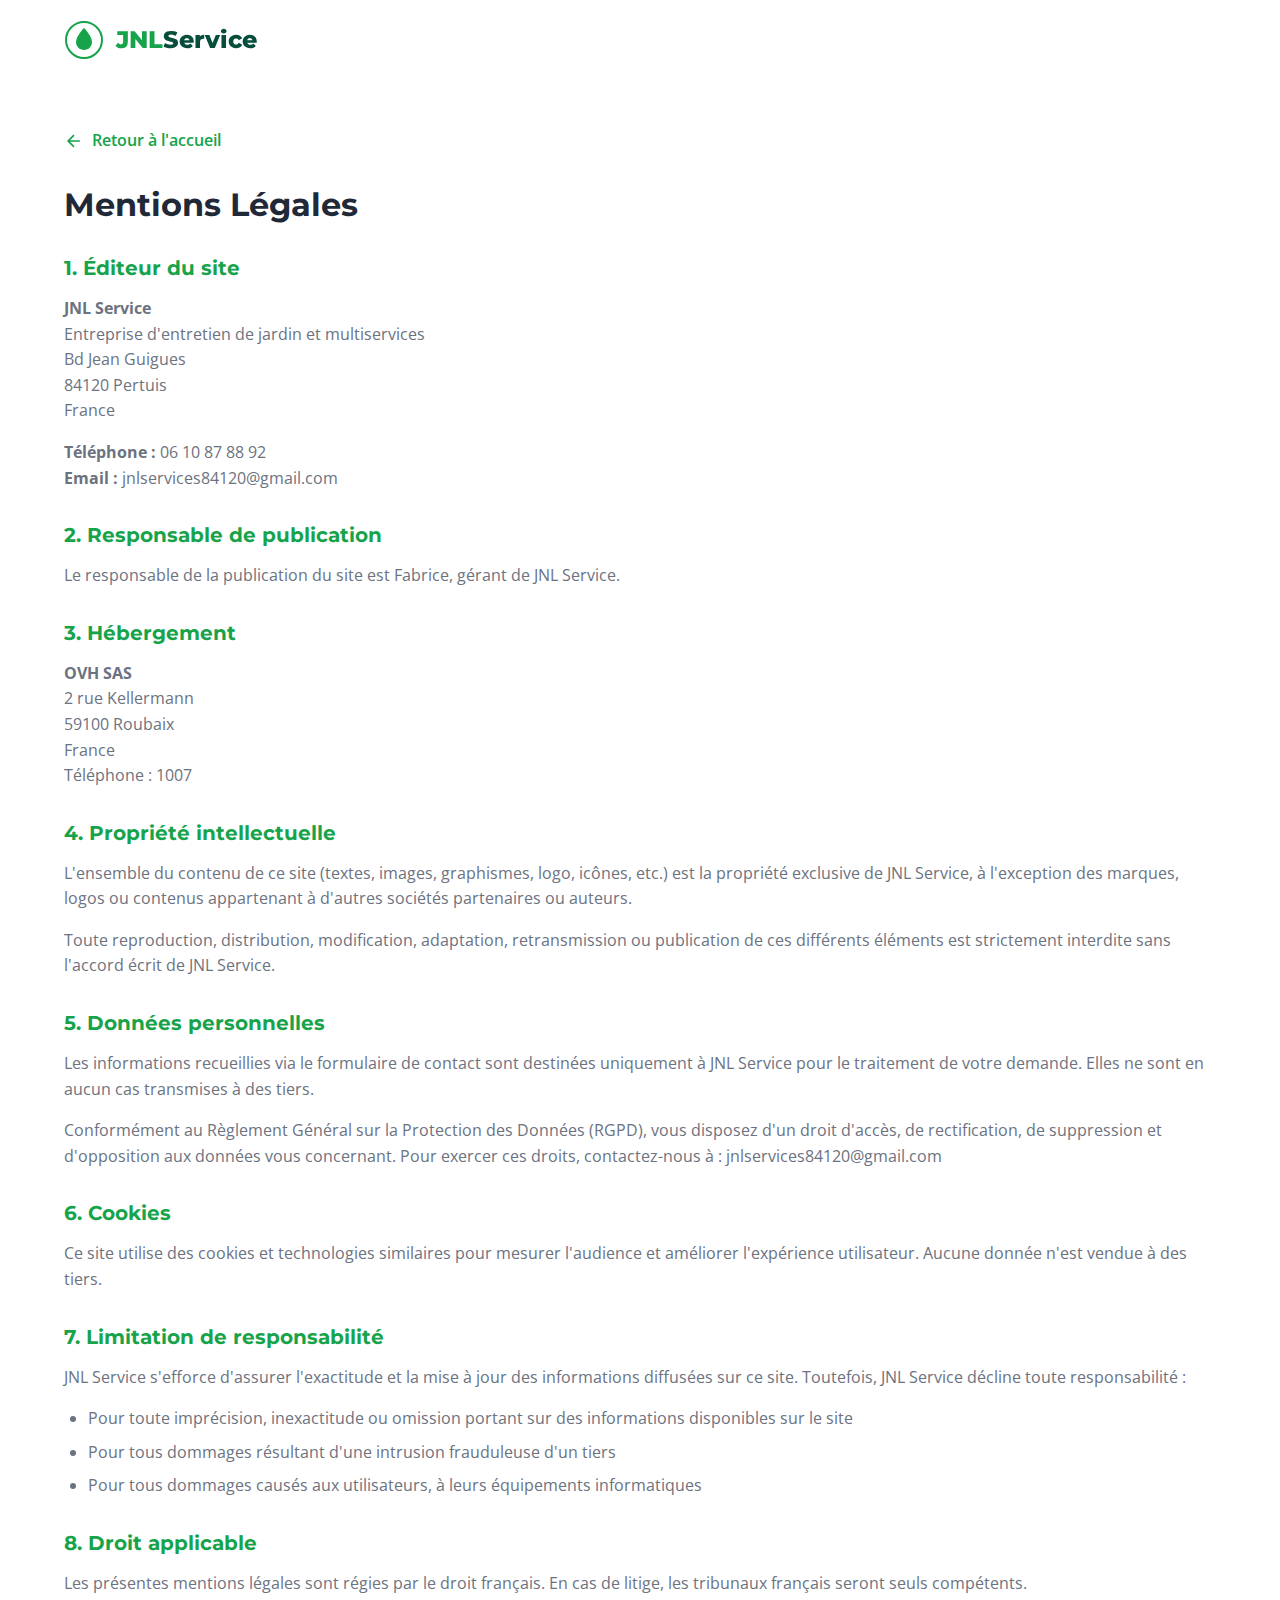
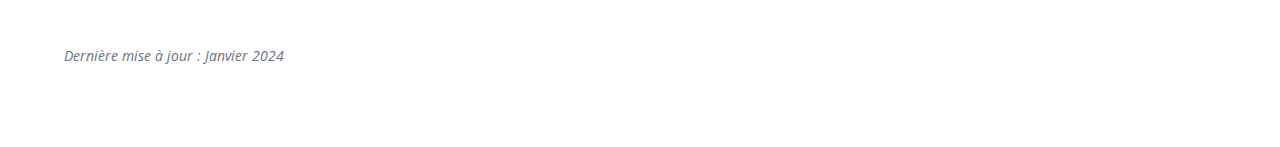
<file: pages/mentions-legales.html>
<!DOCTYPE html>
<html lang="fr">
<head>
    <meta charset="UTF-8">
    <meta name="viewport" content="width=device-width, initial-scale=1.0">
    <meta name="description" content="Mentions légales de JNL Service - Entreprise d'entretien de jardin et multiservices à Pertuis">
    <meta name="robots" content="noindex, follow">
    <link rel="canonical" href="https://jnl-service.fr/pages/mentions-legales.html">
    <link rel="icon" type="image/svg+xml" href="../images/favicon.svg">
    <link rel="preconnect" href="https://fonts.googleapis.com">
    <link rel="preconnect" href="https://fonts.gstatic.com" crossorigin>
    <link href="https://fonts.googleapis.com/css2?family=Montserrat:wght@400;500;600;700;800&family=Open+Sans:wght@400;500;600&display=swap" rel="stylesheet">
    <link rel="stylesheet" href="../css/style.css">
    <title>Mentions Légales | JNL Service</title>
    <style>
        .legal-content {
            padding-top: calc(var(--header-height) + 3rem);
            padding-bottom: 4rem;
        }
        .legal-content h1 {
            font-size: 2rem;
            margin-bottom: 2rem;
        }
        .legal-content h2 {
            font-size: 1.25rem;
            margin-top: 2rem;
            margin-bottom: 1rem;
            color: var(--color-primary);
        }
        .legal-content p {
            color: var(--color-text-light);
            margin-bottom: 1rem;
        }
        .legal-content ul {
            margin-bottom: 1rem;
            padding-left: 1.5rem;
        }
        .legal-content li {
            color: var(--color-text-light);
            margin-bottom: 0.5rem;
            list-style: disc;
        }
        .back-link {
            display: inline-flex;
            align-items: center;
            gap: 0.5rem;
            color: var(--color-primary);
            font-weight: 600;
            margin-bottom: 2rem;
        }
        .back-link:hover {
            text-decoration: underline;
        }
    </style>
</head>
<body>
    <!-- Header -->
    <header class="header" id="header">
        <div class="container">
            <nav class="nav">
                <a href="../index.html" class="logo">
                    <span class="logo-icon">
                        <svg viewBox="0 0 40 40" fill="none" xmlns="http://www.w3.org/2000/svg">
                            <circle cx="20" cy="20" r="18" stroke="currentColor" stroke-width="2"/>
                            <path d="M20 8C20 8 12 16 12 22C12 26.4183 15.5817 30 20 30C24.4183 30 28 26.4183 28 22C28 16 20 8 20 8Z" fill="currentColor"/>
                        </svg>
                    </span>
                    <span class="logo-text">JNL<span>Service</span></span>
                </a>
            </nav>
        </div>
    </header>

    <main class="legal-content">
        <div class="container">
            <a href="../index.html" class="back-link">
                <svg width="20" height="20" viewBox="0 0 24 24" fill="none" stroke="currentColor" stroke-width="2">
                    <path d="M19 12H5M12 19l-7-7 7-7"/>
                </svg>
                Retour à l'accueil
            </a>

            <h1>Mentions Légales</h1>

            <h2>1. Éditeur du site</h2>
            <p>
                <strong>JNL Service</strong><br>
                Entreprise d'entretien de jardin et multiservices<br>
                Bd Jean Guigues<br>
                84120 Pertuis<br>
                France
            </p>
            <p>
                <strong>Téléphone :</strong> 06 10 87 88 92<br>
                <strong>Email :</strong> jnlservices84120@gmail.com
            </p>

            <h2>2. Responsable de publication</h2>
            <p>Le responsable de la publication du site est Fabrice, gérant de JNL Service.</p>

            <h2>3. Hébergement</h2>
            <p>
                <strong>OVH SAS</strong><br>
                2 rue Kellermann<br>
                59100 Roubaix<br>
                France<br>
                Téléphone : 1007
            </p>

            <h2>4. Propriété intellectuelle</h2>
            <p>
                L'ensemble du contenu de ce site (textes, images, graphismes, logo, icônes, etc.)
                est la propriété exclusive de JNL Service, à l'exception des marques, logos ou
                contenus appartenant à d'autres sociétés partenaires ou auteurs.
            </p>
            <p>
                Toute reproduction, distribution, modification, adaptation, retransmission ou
                publication de ces différents éléments est strictement interdite sans l'accord
                écrit de JNL Service.
            </p>

            <h2 id="donnees-personnelles">5. Données personnelles</h2>
            <p>
                Les informations recueillies via le formulaire de contact sont destinées
                uniquement à JNL Service pour le traitement de votre demande. Elles ne sont
                en aucun cas transmises à des tiers.
            </p>
            <p>
                Conformément au Règlement Général sur la Protection des Données (RGPD),
                vous disposez d'un droit d'accès, de rectification, de suppression et
                d'opposition aux données vous concernant. Pour exercer ces droits,
                contactez-nous à : jnlservices84120@gmail.com
            </p>

            <h2>6. Cookies</h2>
            <p>
                Ce site utilise des cookies et technologies similaires pour mesurer l'audience
                et améliorer l'expérience utilisateur. Aucune donnée n'est vendue à des tiers.
            </p>

            <h2>7. Limitation de responsabilité</h2>
            <p>
                JNL Service s'efforce d'assurer l'exactitude et la mise à jour des informations
                diffusées sur ce site. Toutefois, JNL Service décline toute responsabilité :
            </p>
            <ul>
                <li>Pour toute imprécision, inexactitude ou omission portant sur des informations disponibles sur le site</li>
                <li>Pour tous dommages résultant d'une intrusion frauduleuse d'un tiers</li>
                <li>Pour tous dommages causés aux utilisateurs, à leurs équipements informatiques</li>
            </ul>

            <h2>8. Droit applicable</h2>
            <p>
                Les présentes mentions légales sont régies par le droit français.
                En cas de litige, les tribunaux français seront seuls compétents.
            </p>

            <p style="margin-top: 3rem; font-size: 0.875rem;">
                <em>Dernière mise à jour : Janvier 2024</em>
            </p>
        </div>
    </main>

    <script src="../js/main.js"></script>
</body>
</html>
</file>
<file: css/style.css>
/* ============================================
   JNL Service - Styles CSS
   Modern, Clean & Professional
   ============================================ */

/* CSS Variables */
:root {
    /* Colors */
    --color-primary: #16a34a;
    --color-primary-dark: #15803d;
    --color-primary-light: #22c55e;
    --color-secondary: #064e3b;
    --color-accent: #f0fdf4;

    --color-text: #1f2937;
    --color-text-light: #6b7280;
    --color-text-muted: #9ca3af;

    --color-white: #ffffff;
    --color-bg: #f9fafb;
    --color-bg-alt: #f3f4f6;
    --color-border: #e5e7eb;

    /* Typography */
    --font-heading: 'Montserrat', -apple-system, BlinkMacSystemFont, sans-serif;
    --font-body: 'Open Sans', -apple-system, BlinkMacSystemFont, sans-serif;

    /* Sizes */
    --container-max: 1200px;
    --header-height: 80px;

    /* Transitions */
    --transition-fast: 0.2s ease;
    --transition-base: 0.3s ease;
    --transition-slow: 0.5s ease;

    /* Shadows */
    --shadow-sm: 0 1px 2px rgba(0, 0, 0, 0.05);
    --shadow-base: 0 4px 6px -1px rgba(0, 0, 0, 0.1), 0 2px 4px -1px rgba(0, 0, 0, 0.06);
    --shadow-lg: 0 10px 15px -3px rgba(0, 0, 0, 0.1), 0 4px 6px -2px rgba(0, 0, 0, 0.05);
    --shadow-xl: 0 20px 25px -5px rgba(0, 0, 0, 0.1), 0 10px 10px -5px rgba(0, 0, 0, 0.04);

    /* Border Radius */
    --radius-sm: 0.375rem;
    --radius-base: 0.5rem;
    --radius-lg: 0.75rem;
    --radius-xl: 1rem;
    --radius-full: 9999px;
}

/* Reset & Base */
*, *::before, *::after {
    box-sizing: border-box;
    margin: 0;
    padding: 0;
}

html {
    scroll-behavior: smooth;
    scroll-padding-top: var(--header-height);
}

body {
    font-family: var(--font-body);
    font-size: 16px;
    line-height: 1.6;
    color: var(--color-text);
    background-color: var(--color-white);
    -webkit-font-smoothing: antialiased;
    -moz-osx-font-smoothing: grayscale;
}

img {
    max-width: 100%;
    height: auto;
    display: block;
}

a {
    color: inherit;
    text-decoration: none;
}

ul, ol {
    list-style: none;
}

button {
    font-family: inherit;
    cursor: pointer;
    border: none;
    background: none;
}

input, textarea, select {
    font-family: inherit;
    font-size: inherit;
}

/* Container */
.container {
    width: 100%;
    max-width: var(--container-max);
    margin: 0 auto;
    padding: 0 1.5rem;
}

/* Typography */
h1, h2, h3, h4, h5, h6 {
    font-family: var(--font-heading);
    font-weight: 700;
    line-height: 1.2;
    color: var(--color-text);
}

/* ============================================
   HEADER & NAVIGATION
   ============================================ */
.header {
    position: fixed;
    top: 0;
    left: 0;
    right: 0;
    height: var(--header-height);
    background: rgba(255, 255, 255, 0.95);
    backdrop-filter: blur(10px);
    -webkit-backdrop-filter: blur(10px);
    z-index: 1000;
    transition: var(--transition-base);
    border-bottom: 1px solid transparent;
}

.header.scrolled {
    background: rgba(255, 255, 255, 0.98);
    border-bottom-color: var(--color-border);
    box-shadow: var(--shadow-sm);
}

.nav {
    display: flex;
    align-items: center;
    justify-content: space-between;
    height: var(--header-height);
}

.logo {
    display: flex;
    align-items: center;
    gap: 0.75rem;
    font-family: var(--font-heading);
    font-size: 1.5rem;
    font-weight: 800;
    color: var(--color-primary);
}

.logo-icon {
    width: 40px;
    height: 40px;
    color: var(--color-primary);
}

.logo-text span {
    color: var(--color-secondary);
}

.nav-menu {
    display: flex;
    align-items: center;
    gap: 2rem;
}

.nav-link {
    font-family: var(--font-heading);
    font-size: 0.9375rem;
    font-weight: 500;
    color: var(--color-text);
    position: relative;
    padding: 0.5rem 0;
    transition: var(--transition-fast);
}

.nav-link::after {
    content: '';
    position: absolute;
    bottom: 0;
    left: 0;
    width: 0;
    height: 2px;
    background: var(--color-primary);
    transition: var(--transition-base);
}

.nav-link:hover,
.nav-link.active {
    color: var(--color-primary);
}

.nav-link:hover::after,
.nav-link.active::after {
    width: 100%;
}

.nav-link.cta-link {
    background: var(--color-primary);
    color: var(--color-white);
    padding: 0.625rem 1.25rem;
    border-radius: var(--radius-full);
    font-weight: 600;
}

.nav-link.cta-link::after {
    display: none;
}

.nav-link.cta-link:hover {
    background: var(--color-primary-dark);
    color: var(--color-white);
}

.nav-toggle {
    display: none;
    flex-direction: column;
    gap: 5px;
    padding: 0.5rem;
}

.nav-toggle span {
    display: block;
    width: 24px;
    height: 2px;
    background: var(--color-text);
    transition: var(--transition-base);
}

/* Mobile Navigation */
@media (max-width: 768px) {
    .nav-toggle {
        display: flex;
        z-index: 1001;
    }

    .nav-toggle.active span:nth-child(1) {
        transform: rotate(45deg) translate(5px, 5px);
    }

    .nav-toggle.active span:nth-child(2) {
        opacity: 0;
    }

    .nav-toggle.active span:nth-child(3) {
        transform: rotate(-45deg) translate(5px, -5px);
    }

    .nav-menu {
        position: fixed;
        top: 0;
        right: -100%;
        width: 80%;
        max-width: 320px;
        height: 100vh;
        background: var(--color-white);
        flex-direction: column;
        justify-content: center;
        gap: 2rem;
        padding: 2rem;
        box-shadow: var(--shadow-xl);
        transition: var(--transition-base);
    }

    .nav-menu.active {
        right: 0;
    }

    .nav-link {
        font-size: 1.125rem;
    }
}

/* ============================================
   BUTTONS
   ============================================ */
.btn {
    display: inline-flex;
    align-items: center;
    justify-content: center;
    gap: 0.5rem;
    padding: 0.875rem 1.75rem;
    font-family: var(--font-heading);
    font-size: 0.9375rem;
    font-weight: 600;
    border-radius: var(--radius-full);
    transition: var(--transition-base);
    cursor: pointer;
    border: 2px solid transparent;
}

.btn svg {
    width: 18px;
    height: 18px;
    flex-shrink: 0;
}

.btn-primary {
    background: var(--color-primary);
    color: var(--color-white);
}

.btn-primary:hover {
    background: var(--color-primary-dark);
    transform: translateY(-2px);
    box-shadow: var(--shadow-lg);
}

.btn-secondary {
    background: var(--color-white);
    color: var(--color-text);
    border-color: var(--color-border);
}

.btn-secondary:hover {
    border-color: var(--color-primary);
    color: var(--color-primary);
}

.btn-white {
    background: var(--color-white);
    color: var(--color-primary);
}

.btn-white:hover {
    background: var(--color-accent);
    transform: translateY(-2px);
}

.btn-outline-white {
    background: transparent;
    color: var(--color-white);
    border-color: var(--color-white);
}

.btn-outline-white:hover {
    background: var(--color-white);
    color: var(--color-primary);
}

.btn-full {
    width: 100%;
}

/* ============================================
   HERO SECTION
   ============================================ */
.hero {
    position: relative;
    min-height: 100vh;
    display: flex;
    align-items: center;
    padding: calc(var(--header-height) + 2rem) 0 4rem;
    overflow: hidden;
}

.hero-bg {
    position: absolute;
    inset: 0;
    background: linear-gradient(135deg, #f0fdf4 0%, #dcfce7 50%, #bbf7d0 100%);
    z-index: -2;
}

.hero-bg::before {
    content: '';
    position: absolute;
    top: -50%;
    right: -20%;
    width: 80%;
    height: 150%;
    background: radial-gradient(ellipse, rgba(22, 163, 74, 0.1) 0%, transparent 70%);
    z-index: -1;
}

.hero-bg::after {
    content: '';
    position: absolute;
    bottom: 0;
    left: 0;
    right: 0;
    height: 200px;
    background: linear-gradient(to top, var(--color-white), transparent);
}

.hero-content {
    max-width: 700px;
}

.hero-badge {
    display: inline-block;
    padding: 0.5rem 1rem;
    background: var(--color-white);
    color: var(--color-primary);
    font-family: var(--font-heading);
    font-size: 0.875rem;
    font-weight: 600;
    border-radius: var(--radius-full);
    box-shadow: var(--shadow-base);
    margin-bottom: 1.5rem;
}

.hero-title {
    font-size: clamp(2.5rem, 5vw, 4rem);
    font-weight: 800;
    line-height: 1.1;
    margin-bottom: 1.5rem;
    color: var(--color-secondary);
}

.hero-title .highlight {
    color: var(--color-primary);
}

.hero-subtitle {
    font-size: 1.125rem;
    color: var(--color-text-light);
    margin-bottom: 2rem;
    max-width: 540px;
}

.hero-cta {
    display: flex;
    flex-wrap: wrap;
    gap: 1rem;
    margin-bottom: 3rem;
}

.hero-trust {
    display: flex;
    flex-wrap: wrap;
    gap: 1.5rem;
}

.trust-item {
    display: flex;
    align-items: center;
    gap: 0.5rem;
    font-size: 0.875rem;
    color: var(--color-text-light);
}

.trust-item svg {
    width: 18px;
    height: 18px;
    color: var(--color-primary);
}

.hero-scroll {
    position: absolute;
    bottom: 2rem;
    left: 50%;
    transform: translateX(-50%);
    animation: bounce 2s infinite;
}

.hero-scroll a {
    display: flex;
    align-items: center;
    justify-content: center;
    width: 48px;
    height: 48px;
    background: var(--color-white);
    border-radius: 50%;
    box-shadow: var(--shadow-base);
    color: var(--color-primary);
    transition: var(--transition-base);
}

.hero-scroll a:hover {
    transform: translateY(4px);
    box-shadow: var(--shadow-lg);
}

.hero-scroll svg {
    width: 24px;
    height: 24px;
}

@keyframes bounce {
    0%, 20%, 50%, 80%, 100% {
        transform: translateX(-50%) translateY(0);
    }
    40% {
        transform: translateX(-50%) translateY(-10px);
    }
    60% {
        transform: translateX(-50%) translateY(-5px);
    }
}

/* ============================================
   SECTION STYLES
   ============================================ */
section {
    padding: 5rem 0;
}

.section-header {
    text-align: center;
    max-width: 600px;
    margin: 0 auto 3.5rem;
}

.section-badge {
    display: inline-block;
    padding: 0.375rem 0.875rem;
    background: var(--color-accent);
    color: var(--color-primary);
    font-family: var(--font-heading);
    font-size: 0.8125rem;
    font-weight: 600;
    border-radius: var(--radius-full);
    text-transform: uppercase;
    letter-spacing: 0.05em;
    margin-bottom: 1rem;
}

.section-badge.light {
    background: rgba(255, 255, 255, 0.2);
    color: var(--color-white);
}

.section-title {
    font-size: clamp(1.875rem, 4vw, 2.75rem);
    margin-bottom: 1rem;
}

.section-title.light {
    color: var(--color-white);
}

.section-subtitle {
    font-size: 1.0625rem;
    color: var(--color-text-light);
}

/* ============================================
   SERVICES SECTION
   ============================================ */
.services {
    background: var(--color-bg);
}

.services-grid {
    display: grid;
    grid-template-columns: repeat(3, 1fr);
    gap: 1.5rem;
}

@media (max-width: 992px) {
    .services-grid {
        grid-template-columns: repeat(2, 1fr);
    }
}

@media (max-width: 576px) {
    .services-grid {
        grid-template-columns: 1fr;
    }
}

.service-card {
    background: var(--color-white);
    border-radius: var(--radius-xl);
    padding: 2rem;
    transition: var(--transition-base);
    border: 1px solid var(--color-border);
}

.service-card:hover {
    transform: translateY(-8px);
    box-shadow: var(--shadow-xl);
    border-color: transparent;
}

.service-icon {
    width: 64px;
    height: 64px;
    display: flex;
    align-items: center;
    justify-content: center;
    background: var(--color-accent);
    color: var(--color-primary);
    border-radius: var(--radius-lg);
    margin-bottom: 1.5rem;
}

.service-icon svg {
    width: 36px;
    height: 36px;
}

.service-title {
    font-size: 1.25rem;
    margin-bottom: 0.75rem;
}

.service-description {
    font-size: 0.9375rem;
    color: var(--color-text-light);
    margin-bottom: 1rem;
}

.service-features {
    margin-bottom: 1.5rem;
}

.service-features li {
    position: relative;
    padding-left: 1.5rem;
    font-size: 0.875rem;
    color: var(--color-text);
    margin-bottom: 0.5rem;
}

.service-features li::before {
    content: '';
    position: absolute;
    left: 0;
    top: 0.5rem;
    width: 8px;
    height: 8px;
    background: var(--color-primary);
    border-radius: 50%;
}

.service-link {
    display: inline-flex;
    align-items: center;
    gap: 0.5rem;
    font-family: var(--font-heading);
    font-size: 0.875rem;
    font-weight: 600;
    color: var(--color-primary);
    transition: var(--transition-fast);
}

.service-link svg {
    width: 16px;
    height: 16px;
    transition: var(--transition-fast);
}

.service-link:hover {
    color: var(--color-primary-dark);
}

.service-link:hover svg {
    transform: translateX(4px);
}

/* ============================================
   ABOUT SECTION
   ============================================ */
.about {
    overflow: hidden;
}

.about-grid {
    display: grid;
    grid-template-columns: 1fr 1fr;
    gap: 4rem;
    align-items: center;
}

@media (max-width: 768px) {
    .about-grid {
        grid-template-columns: 1fr;
        gap: 3rem;
    }
}

.about-content .section-badge {
    margin-bottom: 0.75rem;
}

.about-content .section-title {
    text-align: left;
    margin-bottom: 1.5rem;
}

.about-text {
    color: var(--color-text-light);
    margin-bottom: 1rem;
}

.about-text strong {
    color: var(--color-text);
}

.about-stats {
    display: flex;
    gap: 2rem;
    margin: 2rem 0;
    padding: 1.5rem 0;
    border-top: 1px solid var(--color-border);
    border-bottom: 1px solid var(--color-border);
}

.stat {
    text-align: center;
}

.stat-number {
    display: block;
    font-family: var(--font-heading);
    font-size: 2.5rem;
    font-weight: 800;
    color: var(--color-primary);
    line-height: 1;
}

.stat-label {
    font-size: 0.875rem;
    color: var(--color-text-light);
}

.about-values {
    display: flex;
    flex-wrap: wrap;
    gap: 1rem;
}

.value {
    display: flex;
    align-items: center;
    gap: 0.5rem;
    padding: 0.5rem 1rem;
    background: var(--color-accent);
    border-radius: var(--radius-full);
    font-size: 0.875rem;
    font-weight: 500;
}

.value svg {
    width: 18px;
    height: 18px;
    color: var(--color-primary);
}

.about-visual {
    position: relative;
}

.about-image-wrapper {
    position: relative;
}

.about-image {
    aspect-ratio: 4/5;
    background: linear-gradient(135deg, var(--color-accent) 0%, #dcfce7 100%);
    border-radius: var(--radius-xl);
    overflow: hidden;
}

.image-placeholder {
    width: 100%;
    height: 100%;
    display: flex;
    align-items: center;
    justify-content: center;
    color: var(--color-primary);
}

.image-placeholder svg {
    width: 50%;
    max-width: 200px;
}

.about-badge {
    position: absolute;
    bottom: -1rem;
    right: -1rem;
    background: var(--color-primary);
    color: var(--color-white);
    padding: 1.5rem;
    border-radius: var(--radius-xl);
    text-align: center;
    box-shadow: var(--shadow-xl);
}

.badge-number {
    display: block;
    font-family: var(--font-heading);
    font-size: 2rem;
    font-weight: 800;
    line-height: 1;
}

.badge-text {
    font-size: 0.75rem;
    font-weight: 500;
    text-transform: uppercase;
    letter-spacing: 0.05em;
}

/* ============================================
   REALISATIONS / GALLERY
   ============================================ */
.realisations {
    background: var(--color-bg);
}

.gallery-grid {
    display: grid;
    grid-template-columns: repeat(4, 1fr);
    grid-template-rows: repeat(2, 250px);
    gap: 1rem;
}

@media (max-width: 992px) {
    .gallery-grid {
        grid-template-columns: repeat(2, 1fr);
        grid-template-rows: repeat(3, 200px);
    }
}

@media (max-width: 576px) {
    .gallery-grid {
        grid-template-columns: 1fr;
        grid-template-rows: repeat(5, 180px);
    }
}

.gallery-item {
    position: relative;
    border-radius: var(--radius-lg);
    overflow: hidden;
}

.gallery-item.large {
    grid-column: span 2;
}

@media (max-width: 576px) {
    .gallery-item.large {
        grid-column: span 1;
    }
}

.gallery-placeholder {
    width: 100%;
    height: 100%;
    background: linear-gradient(135deg, var(--color-primary) 0%, var(--color-secondary) 100%);
    display: flex;
    align-items: center;
    justify-content: center;
    color: var(--color-white);
    font-family: var(--font-heading);
    font-size: 1.125rem;
    font-weight: 600;
    text-align: center;
    padding: 1rem;
    transition: var(--transition-base);
}

.gallery-item:hover .gallery-placeholder {
    transform: scale(1.05);
}

/* ============================================
   ZONE D'INTERVENTION
   ============================================ */
.zone {
    background: linear-gradient(135deg, var(--color-primary) 0%, var(--color-secondary) 100%);
    color: var(--color-white);
}

.zone-content {
    display: grid;
    grid-template-columns: 1fr 1fr;
    gap: 4rem;
    align-items: center;
}

@media (max-width: 768px) {
    .zone-content {
        grid-template-columns: 1fr;
        gap: 2rem;
    }
}

.zone-text .section-title {
    text-align: left;
}

.zone-description {
    opacity: 0.9;
    margin-bottom: 1.5rem;
}

.zone-list {
    display: grid;
    grid-template-columns: repeat(2, 1fr);
    gap: 1rem;
}

@media (max-width: 576px) {
    .zone-list {
        grid-template-columns: 1fr;
    }
}

.zone-list li {
    display: flex;
    align-items: center;
    gap: 0.5rem;
    font-weight: 500;
}

.zone-list svg {
    width: 20px;
    height: 20px;
    opacity: 0.8;
}

.zone-map {
    display: flex;
    justify-content: center;
}

.map-placeholder {
    width: 300px;
    height: 300px;
    position: relative;
    display: flex;
    align-items: center;
    justify-content: center;
}

.map-placeholder svg {
    width: 100%;
    height: 100%;
}

.map-placeholder span {
    position: absolute;
    bottom: 30%;
    font-family: var(--font-heading);
    font-weight: 600;
    font-size: 1.125rem;
}

/* ============================================
   CTA SECTION
   ============================================ */
.cta-section {
    background: var(--color-secondary);
    padding: 4rem 0;
}

.cta-content {
    text-align: center;
    max-width: 600px;
    margin: 0 auto;
}

.cta-title {
    color: var(--color-white);
    font-size: clamp(1.5rem, 3vw, 2rem);
    margin-bottom: 1rem;
}

.cta-text {
    color: rgba(255, 255, 255, 0.8);
    margin-bottom: 2rem;
}

.cta-buttons {
    display: flex;
    flex-wrap: wrap;
    justify-content: center;
    gap: 1rem;
}

/* ============================================
   CONTACT SECTION
   ============================================ */
.contact {
    background: var(--color-white);
}

.contact-grid {
    display: grid;
    grid-template-columns: 1fr 1.5fr;
    gap: 3rem;
}

@media (max-width: 768px) {
    .contact-grid {
        grid-template-columns: 1fr;
    }
}

.contact-info {
    display: flex;
    flex-direction: column;
    gap: 1.5rem;
}

.info-card {
    display: flex;
    align-items: flex-start;
    gap: 1rem;
    padding: 1rem;
    background: var(--color-bg);
    border-radius: var(--radius-lg);
    transition: var(--transition-base);
}

.info-card:hover {
    background: var(--color-accent);
}

.info-icon {
    width: 48px;
    height: 48px;
    display: flex;
    align-items: center;
    justify-content: center;
    background: var(--color-white);
    color: var(--color-primary);
    border-radius: var(--radius-base);
    flex-shrink: 0;
}

.info-icon svg {
    width: 24px;
    height: 24px;
}

.info-content h3 {
    font-size: 0.9375rem;
    margin-bottom: 0.25rem;
}

.info-content a,
.info-content p {
    font-size: 0.875rem;
    color: var(--color-text-light);
}

.info-content a:hover {
    color: var(--color-primary);
}

.social-link {
    display: flex;
    align-items: center;
    justify-content: center;
    gap: 0.75rem;
    padding: 1rem;
    background: #1877f2;
    color: var(--color-white);
    border-radius: var(--radius-lg);
    font-weight: 600;
    transition: var(--transition-base);
}

.social-link:hover {
    background: #0d65d9;
}

.social-link svg {
    width: 24px;
    height: 24px;
}

/* Contact Form */
.contact-form {
    background: var(--color-bg);
    padding: 2rem;
    border-radius: var(--radius-xl);
}

.form-row {
    display: grid;
    grid-template-columns: repeat(2, 1fr);
    gap: 1rem;
}

@media (max-width: 576px) {
    .form-row {
        grid-template-columns: 1fr;
    }
}

.form-group {
    margin-bottom: 1rem;
}

.form-group label {
    display: block;
    font-family: var(--font-heading);
    font-size: 0.875rem;
    font-weight: 600;
    margin-bottom: 0.5rem;
}

.form-group input,
.form-group select,
.form-group textarea {
    width: 100%;
    padding: 0.875rem 1rem;
    border: 1px solid var(--color-border);
    border-radius: var(--radius-base);
    background: var(--color-white);
    transition: var(--transition-fast);
}

.form-group input:focus,
.form-group select:focus,
.form-group textarea:focus {
    outline: none;
    border-color: var(--color-primary);
    box-shadow: 0 0 0 3px rgba(22, 163, 74, 0.1);
}

.form-group input::placeholder,
.form-group textarea::placeholder {
    color: var(--color-text-muted);
}

.form-group textarea {
    resize: vertical;
    min-height: 120px;
}

/* ============================================
   FOOTER
   ============================================ */
.footer {
    background: var(--color-secondary);
    color: var(--color-white);
    padding: 4rem 0 0;
}

.footer-grid {
    display: grid;
    grid-template-columns: 2fr 1fr 1fr 1.5fr;
    gap: 2rem;
    padding-bottom: 3rem;
    border-bottom: 1px solid rgba(255, 255, 255, 0.1);
}

@media (max-width: 992px) {
    .footer-grid {
        grid-template-columns: repeat(2, 1fr);
    }
}

@media (max-width: 576px) {
    .footer-grid {
        grid-template-columns: 1fr;
    }
}

.footer-brand .logo {
    margin-bottom: 1rem;
}

.footer-brand .logo-icon,
.footer-brand .logo-text {
    color: var(--color-white);
}

.footer-brand .logo-text span {
    color: var(--color-primary-light);
}

.footer-description {
    font-size: 0.875rem;
    opacity: 0.8;
    line-height: 1.7;
}

.footer-links h4,
.footer-contact h4 {
    font-size: 1rem;
    margin-bottom: 1.25rem;
}

.footer-links ul li,
.footer-contact ul li {
    margin-bottom: 0.75rem;
}

.footer-links a {
    font-size: 0.875rem;
    opacity: 0.8;
    transition: var(--transition-fast);
}

.footer-links a:hover {
    opacity: 1;
    color: var(--color-primary-light);
}

.footer-contact ul li {
    display: flex;
    align-items: flex-start;
    gap: 0.75rem;
    font-size: 0.875rem;
    opacity: 0.8;
}

.footer-contact svg {
    width: 18px;
    height: 18px;
    flex-shrink: 0;
    margin-top: 2px;
}

.footer-contact a:hover {
    color: var(--color-primary-light);
}

.footer-bottom {
    display: flex;
    justify-content: space-between;
    align-items: center;
    padding: 1.5rem 0;
    font-size: 0.875rem;
    opacity: 0.7;
}

@media (max-width: 576px) {
    .footer-bottom {
        flex-direction: column;
        gap: 1rem;
        text-align: center;
    }
}

.footer-legal {
    display: flex;
    gap: 1.5rem;
}

.footer-legal a:hover {
    opacity: 1;
}

/* ============================================
   ANIMATIONS
   ============================================ */
[data-aos] {
    opacity: 0;
    transform: translateY(20px);
    transition: opacity 0.6s ease, transform 0.6s ease;
}

[data-aos].aos-animate {
    opacity: 1;
    transform: translateY(0);
}

/* Stagger delays */
[data-aos-delay="100"] { transition-delay: 0.1s; }
[data-aos-delay="200"] { transition-delay: 0.2s; }
[data-aos-delay="300"] { transition-delay: 0.3s; }
[data-aos-delay="400"] { transition-delay: 0.4s; }
[data-aos-delay="500"] { transition-delay: 0.5s; }

/* ============================================
   UTILITIES
   ============================================ */
.sr-only {
    position: absolute;
    width: 1px;
    height: 1px;
    padding: 0;
    margin: -1px;
    overflow: hidden;
    clip: rect(0, 0, 0, 0);
    white-space: nowrap;
    border: 0;
}

/* Smooth scroll for all anchors */
@media (prefers-reduced-motion: no-preference) {
    html {
        scroll-behavior: smooth;
    }
}

/* Reduced motion */
@media (prefers-reduced-motion: reduce) {
    *, *::before, *::after {
        animation-duration: 0.01ms !important;
        animation-iteration-count: 1 !important;
        transition-duration: 0.01ms !important;
    }
}
</file>
